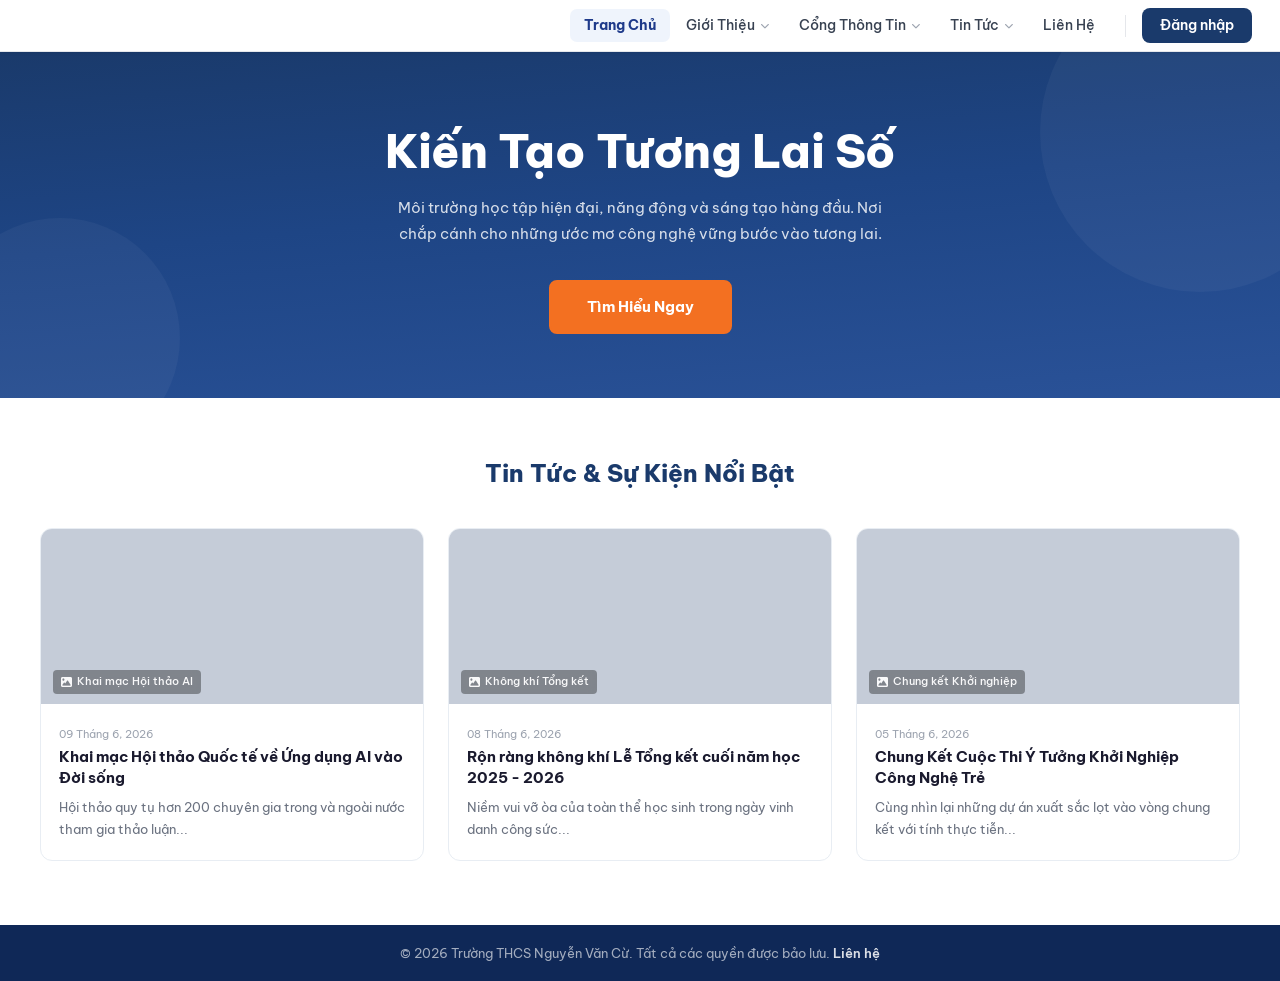
<file: index.html>
<!DOCTYPE html>
<html lang="vi" data-theme="light">
<head>
  <meta charset="UTF-8" />
  <meta name="viewport" content="width=device-width, initial-scale=1.0" />
  <meta name="description" content="Hệ Thống Quản Lý Hồ Sơ Năng Lực Học Sinh — Student Portfolio Management System" />
  <meta name="theme-color" content="#1a3a6b" />
  <title>SPMS — Hệ Thống Quản Lý Hồ Sơ Năng Lực Học Sinh</title>

  <!-- Google Fonts -->
  <link rel="preconnect" href="https://fonts.googleapis.com" />
  <link rel="preconnect" href="https://fonts.gstatic.com" crossorigin />
  <link href="https://fonts.googleapis.com/css2?family=Be+Vietnam+Pro:ital,wght@0,400;0,500;0,600;0,700;0,800;1,400&display=swap" rel="stylesheet" />

  <!-- Font Awesome 6 -->
  <link rel="stylesheet" href="https://cdnjs.cloudflare.com/ajax/libs/font-awesome/6.5.0/css/all.min.css" crossorigin="anonymous" />
  <script src="src/shared/data/spms-seed-data.js"></script>
  <script src="src/shared/data/spms-database.js"></script>
  <script src="src/shared/components/layout/shared-header.js"></script>
  <script src="src/shared/components/layout/shared-footer.js"></script>
  <script src="src/shared/components/common/modal-manager.js"></script>
  <script src="src/shared/helpers/logout-confirm.js"></script>
  <script src="src/shared/helpers/change-password.js"></script>
  <link rel="stylesheet" href="styles/components/button.css" />
  <link rel="stylesheet" href="styles/components/user-menu.css" />
  <link rel="stylesheet" href="styles/components/change-password.css" />
  <link rel="stylesheet" href="styles/components/toast.css" />
  <link rel="stylesheet" href="styles/components/logout-confirm.css" />

  <style>
    /* =====================================================
       RESET & BASE
    ===================================================== */
    *, *::before, *::after { box-sizing: border-box; margin: 0; padding: 0; }

    html { scroll-behavior: smooth; }

    body {
      font-family: 'Be Vietnam Pro', -apple-system, BlinkMacSystemFont, sans-serif;
      font-size: 16px;
      line-height: 1.6;
      color: #1a1a2e;
      background: #fff;
      -webkit-font-smoothing: antialiased;
    }

    img, svg { display: block; max-width: 100%; }
    a { color: inherit; text-decoration: none; }
    ul { list-style: none; }
    button { cursor: pointer; border: none; background: none; font: inherit; }

        /* =====================================================
       HEADER
       Header markup and styles are centralized in
       src/shared/components/layout/shared-header.js.
    ===================================================== */

/* =====================================================
       HERO
    ===================================================== */
    .hero {
      background: linear-gradient(175deg, #1a3a6b 0%, #1e4585 45%, #2a5298 100%);
      padding: 72px 32px 64px;
      text-align: center;
      position: relative;
      overflow: hidden;
    }

    /* Decorative circles */
    .hero::before {
      content: '';
      position: absolute;
      top: -80px; right: -80px;
      width: 320px; height: 320px;
      border-radius: 50%;
      background: rgba(255,255,255,0.04);
    }
    .hero::after {
      content: '';
      position: absolute;
      bottom: -60px; left: -60px;
      width: 240px; height: 240px;
      border-radius: 50%;
      background: rgba(255,255,255,0.04);
    }

    .hero__inner {
      position: relative;
      z-index: 1;
      max-width: 680px;
      margin: 0 auto;
    }

    .hero__title {
      font-size: clamp(28px, 4.5vw, 46px);
      font-weight: 800;
      color: #fff;
      line-height: 1.2;
      letter-spacing: -0.5px;
      margin-bottom: 16px;
    }

    .hero__subtitle {
      font-size: 15px;
      color: rgba(255,255,255,0.82);
      line-height: 1.75;
      margin-bottom: 32px;
      max-width: 520px;
      margin-left: auto; margin-right: auto;
    }

    /* =====================================================
       NEWS SECTION
    ===================================================== */
    .news-section {
      background: #fff;
      padding: 56px 32px 64px;
    }

    .news-section__inner {
      max-width: 1200px;
      margin: 0 auto;
    }

    .section-title {
      text-align: center;
      font-size: 24px;
      font-weight: 800;
      color: #1a3a6b;
      margin-bottom: 36px;
      position: relative;
    }

    .news-grid {
      display: grid;
      grid-template-columns: repeat(3, 1fr);
      gap: 24px;
    }

    /* News Card */
    .news-card {
      border-radius: 12px;
      border: 1px solid #e8edf3;
      overflow: hidden;
      background: #fff;
      cursor: pointer;
      transition: all 0.22s;
    }
    .news-card:hover {
      box-shadow: 0 8px 28px rgba(0,0,0,0.1);
      transform: translateY(-4px);
    }
    .news-card:focus-visible {
      outline: 3px solid #1a3a6b;
      outline-offset: 2px;
    }

    /* Thumbnail placeholder — matches Figma grey */
    .news-card__thumb {
      width: 100%;
      height: 175px;
      background: #c5ccd8;
      position: relative;
      overflow: hidden;
      display: flex;
      align-items: flex-end;
      padding: 10px 12px;
    }
    .news-card__thumb img {
      position: absolute;
      inset: 0;
      width: 100%; height: 100%;
      object-fit: cover;
    }
    .news-card__thumb-label {
      position: relative;
      z-index: 1;
      display: flex;
      align-items: center;
      gap: 5px;
      font-size: 11px;
      color: rgba(255,255,255,0.95);
      background: rgba(0,0,0,0.35);
      padding: 3px 8px;
      border-radius: 4px;
      backdrop-filter: blur(4px);
      font-weight: 500;
    }

    .news-card__body {
      padding: 16px 18px 20px;
    }
    .news-card__date {
      font-size: 11px;
      color: #9ca3af;
      margin-bottom: 8px;
      font-weight: 400;
    }
    .news-card__title {
      font-size: 15px;
      font-weight: 700;
      color: #1a1a2e;
      line-height: 1.45;
      margin-bottom: 8px;
      display: -webkit-box;
      -webkit-line-clamp: 2;
      line-clamp: 2;
      -webkit-box-orient: vertical;
      overflow: hidden;
    }
    .news-card__excerpt {
      font-size: 13px;
      color: #6b7280;
      line-height: 1.65;
      display: -webkit-box;
      -webkit-line-clamp: 3;
      line-clamp: 3;
      -webkit-box-orient: vertical;
      overflow: hidden;
    }

    /* =====================================================
       FOOTER
    ===================================================== */
    .footer {
      background: #1a1a2e;
      padding: 18px 32px;
      text-align: center;
    }
    .footer p {
      font-size: 13px;
      color: rgba(255,255,255,0.5);
      letter-spacing: 0.1px;
    }
    .footer a {
      color: rgba(255,255,255,0.7);
      transition: color 0.15s;
    }
    .footer a:hover { color: #fff; }

    /* =====================================================
       RESPONSIVE
    ===================================================== */
    @media (max-width: 1024px) {
      .news-grid {
        grid-template-columns: repeat(2, 1fr);
      }
    }

    @media (max-width: 768px) {
      .hero { padding: 52px 20px 48px; }
      .hero__title { font-size: 28px; }
      .news-section { padding: 40px 16px 48px; }
      .news-grid { grid-template-columns: 1fr; }
    }

    @media (max-width: 480px) {
      .hero__subtitle { font-size: 14px; }
    }

    /* Skip link */
    .skip-link {
      position: absolute; left: -9999px; top: 0; z-index: 9999;
      padding: 8px 16px; background: #1a3a6b; color: #fff;
      font-size: 13px; border-radius: 0 0 8px 0;
    }
    .skip-link:focus { left: 0; }

    /* Page fade-in */
    body { animation: pageFadeIn 0.3s ease; }
    @keyframes pageFadeIn {
      from { opacity: 0; transform: translateY(6px); }
      to   { opacity: 1; transform: translateY(0); }
    }

    /* =====================================================
       LOGIN MODAL
    ===================================================== */

    /* Overlay backdrop */
    .modal-overlay {
      position: fixed;
      inset: 0;
      background: rgba(180, 190, 205, 0.72);
      backdrop-filter: blur(3px);
      -webkit-backdrop-filter: blur(3px);
      z-index: 500;
      display: flex;
      align-items: center;
      justify-content: center;
      padding: 20px;
      opacity: 0;
      visibility: hidden;
      transition: opacity 0.25s ease, visibility 0.25s ease;
    }
    .modal-overlay.open {
      opacity: 1;
      visibility: visible;
    }

    /* Modal box */
    .login-modal {
      background: #fff;
      border-radius: 14px;
      width: 100%;
      max-width: 460px;
      position: relative;
      box-shadow: 0 20px 60px rgba(0,0,0,0.18), 0 4px 16px rgba(0,0,0,0.1);
      overflow: hidden;
      transform: scale(0.94) translateY(12px);
      transition: transform 0.28s cubic-bezier(0.34, 1.56, 0.64, 1),
                  opacity 0.25s ease;
      opacity: 0;
    }
    .modal-overlay.open .login-modal {
      transform: scale(1) translateY(0);
      opacity: 1;
    }

    /* Orange top stripe — exactly as Figma */
    .login-modal__stripe {
      height: 5px;
      background: linear-gradient(90deg, #f37021 0%, #f5924a 100%);
    }

    /* Close button */
    .login-modal__close {
      position: absolute;
      top: 16px;
      right: 18px;
      width: 30px;
      height: 30px;
      display: flex;
      align-items: center;
      justify-content: center;
      border-radius: 6px;
      color: #9ca3af;
      font-size: 16px;
      cursor: pointer;
      transition: all 0.15s;
      background: none;
      border: none;
      z-index: 1;
    }
    .login-modal__close:hover {
      color: #374151;
      background: #f3f4f6;
    }
    .login-modal__close:focus-visible {
      outline: 2px solid #1a3a6b;
      outline-offset: 2px;
    }

    /* Modal body */
    .login-modal__body {
      padding: 32px 40px 36px;
    }

    /* Icon */
    .login-modal__icon {
      width: 60px;
      height: 60px;
      background: #1a3a6b;
      border-radius: 50%;
      display: flex;
      align-items: center;
      justify-content: center;
      margin: 0 auto 20px;
      position: relative;
    }
    /* Triangle shape inside circle */
    .login-modal__icon::after {
      content: '';
      width: 0; height: 0;
      border-left: 13px solid transparent;
      border-right: 13px solid transparent;
      border-bottom: 22px solid #f37021;
    }

    /* Heading */
    .login-modal__title {
      text-align: center;
      font-size: 21px;
      font-weight: 800;
      color: #1a3a6b;
      letter-spacing: 0.5px;
      margin-bottom: 6px;
      text-transform: uppercase;
    }
    .login-modal__subtitle {
      text-align: center;
      font-size: 13px;
      color: #6b7280;
      margin-bottom: 28px;
      font-weight: 400;
    }

    /* Form groups */
    .lf-group {
      margin-bottom: 18px;
    }
    .lf-label {
      display: block;
      font-size: 14px;
      font-weight: 600;
      color: #1a1a2e;
      margin-bottom: 7px;
    }
    .lf-label .req {
      color: #ef4444;
      margin-left: 1px;
    }

    .lf-input-wrap {
      position: relative;
    }
    .lf-input {
      width: 100%;
      padding: 12px 16px;
      font-size: 14px;
      font-family: inherit;
      color: #1a1a2e;
      background: #fff;
      border: 1.5px solid #d1d9e6;
      border-radius: 8px;
      outline: none;
      transition: border-color 0.18s, box-shadow 0.18s;
      appearance: none;
    }
    .lf-input::placeholder { color: #b0bac8; font-weight: 400; }
    .lf-input:focus {
      border-color: #1a3a6b;
      box-shadow: 0 0 0 3px rgba(26, 58, 107, 0.1);
    }
    .lf-input.has-error {
      border-color: #ef4444;
      box-shadow: 0 0 0 3px rgba(239, 68, 68, 0.1);
    }
    /* Password field — padding right for eye icon */
    .lf-input.lf-password { padding-right: 48px; }

    /* Eye toggle button */
    .lf-eye-btn {
      position: absolute;
      right: 14px;
      top: 50%;
      transform: translateY(-50%);
      background: none;
      border: none;
      color: #9ca3af;
      font-size: 16px;
      cursor: pointer;
      padding: 4px;
      border-radius: 4px;
      transition: color 0.15s;
      display: flex;
      align-items: center;
    }
    .lf-eye-btn:hover { color: #374151; }
    .lf-eye-btn:focus-visible { outline: 2px solid #1a3a6b; }

    /* Error message */
    .lf-error-msg {
      display: none;
      font-size: 12px;
      color: #ef4444;
      margin-top: 5px;
      align-items: center;
      gap: 4px;
    }
    .lf-error-msg.show { display: flex; }

    /* Remember + Forgot row */
    .lf-row {
      display: flex;
      align-items: center;
      justify-content: space-between;
      margin-bottom: 24px;
      gap: 8px;
    }
    .lf-check-label {
      display: flex;
      align-items: center;
      gap: 8px;
      cursor: pointer;
      font-size: 13.5px;
      color: #374151;
      user-select: none;
    }
    .lf-checkbox {
      width: 16px;
      height: 16px;
      accent-color: #1a3a6b;
      cursor: pointer;
      flex-shrink: 0;
    }
    .lf-forgot {
      font-size: 13.5px;
      color: #1a3a6b;
      font-weight: 600;
      transition: color 0.15s;
      white-space: nowrap;
      flex-shrink: 0;
    }
    .lf-forgot:hover { color: #f37021; }

    /* Submit button */
    .lf-submit {
      width: 100%;
      padding: 14px;
      background: #1a3a6b;
      color: #fff;
      font-size: 15px;
      font-weight: 800;
      font-family: inherit;
      letter-spacing: 1px;
      text-transform: uppercase;
      border: none;
      border-radius: 8px;
      cursor: pointer;
      transition: background 0.2s, transform 0.15s, box-shadow 0.2s;
      display: flex;
      align-items: center;
      justify-content: center;
      gap: 10px;
      margin-bottom: 20px;
    }
    .lf-submit:hover {
      background: #122a52;
      transform: translateY(-1px);
      box-shadow: 0 6px 20px rgba(26, 58, 107, 0.35);
    }
    .lf-submit:active { transform: translateY(0); }
    .lf-submit:disabled {
      opacity: 0.7;
      cursor: not-allowed;
      transform: none;
      box-shadow: none;
    }

    /* Spinner inside button */
    .lf-spinner {
      width: 18px; height: 18px;
      border: 2px solid rgba(255,255,255,0.35);
      border-top-color: #fff;
      border-radius: 50%;
      animation: spin 0.7s linear infinite;
      display: none;
      flex-shrink: 0;
    }
    .lf-submit.loading .lf-spinner { display: block; }
    .lf-submit.loading .lf-btn-text { opacity: 0.85; }
    @keyframes spin { to { transform: rotate(360deg); } }

    /* General error alert */
    .lf-alert {
      display: none;
      background: #fee2e2;
      border: 1px solid #fca5a5;
      border-radius: 8px;
      padding: 10px 14px;
      font-size: 13px;
      color: #991b1b;
      align-items: center;
      gap: 8px;
      margin-bottom: 16px;
    }
    .lf-alert.show { display: flex; }

    /* Help text at bottom */
    .lf-help {
      text-align: center;
      font-size: 13px;
      color: #9ca3af;
      line-height: 1.6;
    }
    .lf-help a {
      color: #1a3a6b;
      font-weight: 700;
      display: block;
      margin-top: 3px;
      transition: color 0.15s;
    }
    .lf-help a:hover { color: #f37021; }

    /* Responsive modal */
    @media (max-width: 480px) {
      .login-modal__body { padding: 24px 24px 28px; }
      .login-modal__title { font-size: 18px; }
    }
  </style>
</head>
<body>

<!-- Skip navigation -->
<a class="skip-link" href="#main-content">Bỏ qua điều hướng</a>

<!-- ================================================
     NAVBAR
================================================ -->
<header id="sharedHeaderMount"></header>

<!-- ================================================
     MAIN CONTENT
================================================ -->
<main id="main-content">

  <!-- HERO SECTION -->
  <section class="hero" aria-labelledby="heroTitle">
    <div class="hero__inner">
      <h1 class="hero__title" id="heroTitle">
        Kiến Tạo Tương Lai Số
      </h1>
      <p class="hero__subtitle">
        Môi trường học tập hiện đại, năng động và sáng tạo hàng đầu. Nơi chắp cánh
        cho những ước mơ công nghệ vững bước vào tương lai.
      </p>
      <a href="about.html" class="btn-hero btn--no-icon">
        Tìm Hiểu Ngay
      </a>
    </div>
  </section>

  <!-- NEWS SECTION -->
  <section class="news-section" aria-labelledby="newsSectionTitle">
    <div class="news-section__inner">

      <h2 class="section-title" id="newsSectionTitle">
        Tin Tức &amp; Sự Kiện Nổi Bật
      </h2>

      <div class="news-grid" id="newsGrid">

        <!-- Card 1 -->
        <article class="news-card"
                 onclick="window.location='news-detail.html?id=1'"
                 tabindex="0" role="button"
                 aria-label="Đọc bài: Khai mạc Hội thảo Quốc tế về Ứng dụng AI vào Đời sống"
                 onkeydown="if(event.key==='Enter'||event.key===' '){window.location='news-detail.html?id=1'}">
          <div class="news-card__thumb" aria-hidden="true">
            <span class="news-card__thumb-label">
              <i class="fas fa-image"></i>
              Khai mạc Hội thảo AI
            </span>
          </div>
          <div class="news-card__body">
            <time class="news-card__date" datetime="2026-06-09">09 Tháng 6, 2026</time>
            <h3 class="news-card__title">
              Khai mạc Hội thảo Quốc tế về Ứng dụng AI vào Đời sống
            </h3>
            <p class="news-card__excerpt">
              Hội thảo quy tụ hơn 200 chuyên gia trong và ngoài nước tham gia thảo luận...
            </p>
          </div>
        </article>

        <!-- Card 2 -->
        <article class="news-card"
                 onclick="window.location='news-detail.html?id=2'"
                 tabindex="0" role="button"
                 aria-label="Đọc bài: Rộn ràng không khí Lễ Tổng kết cuối năm học 2025 - 2026"
                 onkeydown="if(event.key==='Enter'||event.key===' '){window.location='news-detail.html?id=2'}">
          <div class="news-card__thumb" aria-hidden="true">
            <span class="news-card__thumb-label">
              <i class="fas fa-image"></i>
              Không khí Tổng kết
            </span>
          </div>
          <div class="news-card__body">
            <time class="news-card__date" datetime="2026-06-08">08 Tháng 6, 2026</time>
            <h3 class="news-card__title">
              Rộn ràng không khí Lễ Tổng kết cuối năm học 2025 - 2026
            </h3>
            <p class="news-card__excerpt">
              Niềm vui vỡ òa của toàn thể học sinh trong ngày vinh danh công sức...
            </p>
          </div>
        </article>

        <!-- Card 3 -->
        <article class="news-card"
                 onclick="window.location='news-detail.html?id=3'"
                 tabindex="0" role="button"
                 aria-label="Đọc bài: Chung Kết Cuộc Thi Ý Tưởng Khởi Nghiệp Công Nghệ Trẻ"
                 onkeydown="if(event.key==='Enter'||event.key===' '){window.location='news-detail.html?id=3'}">
          <div class="news-card__thumb" aria-hidden="true">
            <span class="news-card__thumb-label">
              <i class="fas fa-image"></i>
              Chung kết Khởi nghiệp
            </span>
          </div>
          <div class="news-card__body">
            <time class="news-card__date" datetime="2026-06-05">05 Tháng 6, 2026</time>
            <h3 class="news-card__title">
              Chung Kết Cuộc Thi Ý Tưởng Khởi Nghiệp Công Nghệ Trẻ
            </h3>
            <p class="news-card__excerpt">
              Cùng nhìn lại những dự án xuất sắc lọt vào vòng chung kết với tính thực tiễn...
            </p>
          </div>
        </article>

      </div><!-- /news-grid -->

    </div>
  </section>

</main>

<!-- ================================================
     LOGIN MODAL
================================================ -->
<div class="modal-overlay" id="loginOverlay" role="dialog"
     aria-modal="true" aria-labelledby="loginModalTitle"
     aria-describedby="loginModalSubtitle">

  <div class="login-modal" id="loginModal">

    <!-- Orange stripe top -->
    <div class="login-modal__stripe" aria-hidden="true"></div>

    <!-- Close button -->
    <button class="login-modal__close" id="closeModalBtn"
            aria-label="Đóng hộp thoại đăng nhập">
      ✕
    </button>

    <div class="login-modal__body">

      <!-- Icon -->
      <div class="login-modal__icon" aria-hidden="true"></div>

      <!-- Heading -->
      <h2 class="login-modal__title" id="loginModalTitle">
        Đăng Nhập Hệ Thống
      </h2>
      <p class="login-modal__subtitle" id="loginModalSubtitle">
        Cổng thông tin đào tạo &amp; Quản lý sinh viên
      </p>

      <!-- Form -->
      <form id="loginForm" novalidate autocomplete="on">

        <!-- General error alert -->
        <div class="lf-alert" id="loginAlert" role="alert" aria-live="assertive">
          <i class="fas fa-exclamation-circle" aria-hidden="true"></i>
          <span id="loginAlertText">Tên đăng nhập hoặc mật khẩu không đúng.</span>
        </div>

        <!-- Tài khoản -->
        <div class="lf-group">
          <label class="lf-label" for="lf-username">
            Tài khoản <span class="req" aria-label="bắt buộc">*</span>
          </label>
          <div class="lf-input-wrap">
            <input
              type="text"
              id="lf-username"
              name="username"
              class="lf-input"
              placeholder="Nhập email hoặc số điện thoại"
              autocomplete="username"
              required
              autofocus
              aria-required="true"
              aria-describedby="lf-username-error"
            />
          </div>
          <span class="lf-error-msg" id="lf-username-error" role="alert">
            <i class="fas fa-exclamation-circle" aria-hidden="true"></i>
            <span>Vui lòng nhập tài khoản</span>
          </span>
        </div>

        <!-- Mật khẩu -->
        <div class="lf-group">
          <label class="lf-label" for="lf-password">
            Mật khẩu <span class="req" aria-label="bắt buộc">*</span>
          </label>
          <div class="lf-input-wrap">
            <input
              type="password"
              id="lf-password"
              name="password"
              class="lf-input lf-password"
              placeholder="Nhập mật khẩu"
              autocomplete="current-password"
              required
              aria-required="true"
              aria-describedby="lf-password-error"
            />
            <button type="button" class="lf-eye-btn" id="eyeToggleBtn"
                    aria-label="Hiện mật khẩu" aria-pressed="false">
              <i class="fas fa-eye" id="eyeIcon" aria-hidden="true"></i>
            </button>
          </div>
          <span class="lf-error-msg" id="lf-password-error" role="alert">
            <i class="fas fa-exclamation-circle" aria-hidden="true"></i>
            <span>Vui lòng nhập mật khẩu</span>
          </span>
        </div>

        <!-- Remember + Forgot -->
        <div class="lf-row">
          <label class="lf-check-label">
            <input type="checkbox" id="lf-remember"
                   class="lf-checkbox" name="remember" />
            Ghi nhớ đăng nhập
          </label>
          <a href="#" class="lf-forgot"
             onclick="handleForgotPassword(event)">Quên mật khẩu?</a>
        </div>

        <!-- Submit -->
        <button type="submit" class="lf-submit" id="loginSubmitBtn">
          <span class="lf-spinner" id="loginSpinner" aria-hidden="true"></span>
          <span class="lf-btn-text" id="loginBtnText">Đăng Nhập</span>
        </button>

      </form>

      <!-- Help text -->
      <p class="lf-help">
        Bạn gặp khó khăn khi đăng nhập?
        <a href="contact.html">Liên hệ phòng Khảo thí &amp; Đảm bảo chất lượng</a>
      </p>

    </div><!-- /login-modal__body -->
  </div><!-- /login-modal -->
</div><!-- /modal-overlay -->

<!-- ================================================
     FOOTER
================================================ -->
<div id="sharedFooterMount"></div>

<!-- ================================================
     JAVASCRIPT
================================================ -->
<script>
  /* =============================================
     SESSION — Dùng sessionStorage (xóa khi reload/đóng tab)
  ============================================= */

  /** Lưu thông tin đăng nhập vào sessionStorage */
  function saveSession(userData) {
    sessionStorage.setItem('spms_user', JSON.stringify(userData));
  }

  /** Lấy thông tin đăng nhập từ sessionStorage */
  function getSession() {
    try { return JSON.parse(sessionStorage.getItem('spms_user')); }
    catch { return null; }
  }

  /** Xóa session (đăng xuất) */
  function clearSession() {
    sessionStorage.removeItem('spms_user');
  }

  function normalizeRedirectUrl(url) {
    if (!url) return 'index.html';
    return url === 'dashboard.html' ? 'index.html' : url;
  }

  function resolveDestination(requestedRole, userData) {
    const role = (requestedRole || '').toLowerCase();
    if (role === 'student') return 'student.html';
    if (role === 'parent') return 'parents.html';
    if (role === 'training') return 'index.html';
    return normalizeRedirectUrl(userData?.redirect || 'index.html');
  }

  function hasAccess(user, requiredRole, requiredPermission) {
    if (!user) return false;
    const permissions = user.permissions || [];
    if (permissions.includes('*')) return true;
    if (requiredPermission && permissions.includes(requiredPermission)) return true;
    if (requiredRole) {
      const roleKey = (user.roleKey || '').toLowerCase();
      return roleKey === requiredRole.toLowerCase();
    }
    return false;
  }

  /* Inject keyframes toast một lần duy nhất */
  function ensureToastAnimations() {
    if (document.getElementById('toast-keyframes')) return;
    const s = document.createElement('style');
    s.id = 'toast-keyframes';
    s.textContent = `
      @keyframes toastSlideUp {
        from { opacity: 0; transform: translateY(16px); }
        to   { opacity: 1; transform: translateY(0); }
      }
      @keyframes toastFadeOut {
        from { opacity: 1; transform: translateY(0); }
        to   { opacity: 0; transform: translateY(8px); }
      }
    `;
    document.head.appendChild(s);
  }

  function showAccessDeniedToast(featureLabel = 'chức năng này') {
    ensureToastAnimations();
    const old = document.getElementById('accessDeniedToast');
    if (old) old.remove();

    const toast = document.createElement('div');
    toast.id = 'accessDeniedToast';
    toast.style.cssText = `
      position:fixed;bottom:24px;left:24px;z-index:9999;
      background:#fff;border-radius:10px;
      box-shadow:0 8px 32px rgba(0,0,0,0.14);
      border-left:4px solid #f59e0b;
      padding:12px 18px;font-size:13px;color:#374151;
      font-family:'Be Vietnam Pro',sans-serif;font-weight:500;
      animation:toastSlideUp 0.3s ease forwards;
      max-width:320px;
    `;
    toast.innerHTML = `
      <div style="font-size:13.5px;font-weight:700;color:#111827;margin-bottom:2px;">Không đủ quyền truy cập</div>
      <div style="font-size:12.5px;color:#6b7280;line-height:1.4;">Bạn không có quyền mở ${featureLabel}. Vui lòng sử dụng tài khoản phù hợp.</div>
    `;
    document.body.appendChild(toast);

    setTimeout(() => {
      toast.style.animation = 'toastFadeOut 0.3s ease forwards';
      setTimeout(() => toast.remove(), 320);
    }, 3000);
  }

  /* =============================================
     KHỞI TẠO — Kiểm tra session khi load trang
  ============================================= */

  // Tự động mở login modal nếu URL có ?login=1
  (function checkAutoLogin() {
    const params = new URLSearchParams(window.location.search);
    if (params.get('login') === '1') {
      // Xóa param khỏi URL mà không reload
      const cleanUrl = window.location.pathname;
      window.history.replaceState({}, '', cleanUrl);
      // Mở modal sau khi trang render xong
      setTimeout(() => openLoginModal(null), 80);
    }
  })();

  /* ============================================================
     LOGIN MODAL
  ============================================================ */
  const overlay        = document.getElementById('loginOverlay');
  const loginModal     = document.getElementById('loginModal');
  const closeModalBtn  = document.getElementById('closeModalBtn');
  const loginForm      = document.getElementById('loginForm');
  const usernameInput  = document.getElementById('lf-username');
  const passwordInput  = document.getElementById('lf-password');
  const eyeToggleBtn   = document.getElementById('eyeToggleBtn');
  const eyeIcon        = document.getElementById('eyeIcon');
  const loginSubmitBtn = document.getElementById('loginSubmitBtn');
  const loginBtnText   = document.getElementById('loginBtnText');
  const loginSpinner   = document.getElementById('loginSpinner');
  const loginAlert     = document.getElementById('loginAlert');
  const loginAlertText = document.getElementById('loginAlertText');

  // ── Phần tử nhận focus trước khi modal mở (để trả focus về sau) ──
  let lastFocusedElement = null;

  /* Mở modal */
  function openLoginModal(e, role) {
    if (e) e.preventDefault();

    const existingUser = getSession();
    if (existingUser) {
      window.location.href = role ? resolveDestination(role, existingUser) : 'index.html';
      return;
    }

    lastFocusedElement = document.activeElement;

    // Cập nhật subtitle theo vai trò
    const subtitles = {
      student:  'Cổng thông tin Học Sinh — Hồ sơ năng lực',
      parent:   'Cổng thông tin Phụ Huynh — Theo dõi học tập',
      training: 'Cổng Phòng Đào Tạo — Quản lý chương trình',
    };
    const sub = document.getElementById('loginModalSubtitle');
    if (sub && role && subtitles[role]) {
      sub.textContent = subtitles[role];
    } else if (sub) {
      sub.textContent = 'Cổng thông tin đào tạo & Quản lý sinh viên';
    }

    // Lưu role để dùng sau khi đăng nhập thành công
    overlay.dataset.loginRole = role || '';

    overlay.classList.add('open');
    document.body.style.overflow = 'hidden';
    setTimeout(() => usernameInput && usernameInput.focus(), 80);
  }

  /* Đóng modal */
  function closeLoginModal() {
    overlay.classList.remove('open');
    document.body.style.overflow = '';
    resetForm();
    // Trả focus về phần tử đã trigger modal
    if (lastFocusedElement) lastFocusedElement.focus();
  }

  /* Reset form về trạng thái ban đầu */
  function resetForm() {
    if (loginForm) loginForm.reset();
    clearFieldError('lf-username');
    clearFieldError('lf-password');
    hideAlert();
    setLoading(false);
    // Đặt lại eye icon
    if (passwordInput) passwordInput.type = 'password';
    if (eyeIcon) {
      eyeIcon.classList.remove('fa-eye-slash');
      eyeIcon.classList.add('fa-eye');
    }
    if (eyeToggleBtn) eyeToggleBtn.setAttribute('aria-pressed', 'false');
  }

  /* Đóng khi click overlay (bên ngoài modal box) */
  overlay.addEventListener('click', (e) => {
    if (e.target === overlay) closeLoginModal();
  });

  /* Đóng khi nhấn nút × */
  closeModalBtn.addEventListener('click', closeLoginModal);

  /* Đóng khi nhấn Escape */
  document.addEventListener('keydown', (e) => {
    if (e.key === 'Escape' && overlay.classList.contains('open')) {
      closeLoginModal();
    }
  });

  /* ── Focus trap trong modal (accessibility) ── */
  loginModal.addEventListener('keydown', (e) => {
    if (e.key !== 'Tab') return;
    const focusable = loginModal.querySelectorAll(
      'button:not([disabled]), input:not([disabled]), a[href], [tabindex]:not([tabindex="-1"])'
    );
    const first = focusable[0];
    const last  = focusable[focusable.length - 1];

    if (e.shiftKey) {
      if (document.activeElement === first) { e.preventDefault(); last.focus(); }
    } else {
      if (document.activeElement === last)  { e.preventDefault(); first.focus(); }
    }
  });

  /* ── Toggle hiện/ẩn mật khẩu ── */
  eyeToggleBtn.addEventListener('click', () => {
    const isPassword = passwordInput.type === 'password';
    passwordInput.type = isPassword ? 'text' : 'password';
    eyeIcon.classList.toggle('fa-eye',      !isPassword);
    eyeIcon.classList.toggle('fa-eye-slash', isPassword);
    eyeToggleBtn.setAttribute('aria-pressed', isPassword);
    eyeToggleBtn.setAttribute('aria-label',   isPassword ? 'Ẩn mật khẩu' : 'Hiện mật khẩu');
    passwordInput.focus();
  });

  /* ── Xóa lỗi khi user bắt đầu nhập ── */
  usernameInput.addEventListener('input', () => clearFieldError('lf-username'));
  passwordInput.addEventListener('input', () => clearFieldError('lf-password'));

  /* ── Submit form ── */
  loginForm.addEventListener('submit', async (e) => {
    e.preventDefault();
    hideAlert();

    const username = usernameInput.value.trim();
    const password = passwordInput.value;

    // Validate
    let valid = true;
    if (!username) {
      showFieldError('lf-username', 'Vui lòng nhập tài khoản');
      valid = false;
    }
    if (!password) {
      showFieldError('lf-password', 'Vui lòng nhập mật khẩu');
      valid = false;
    }
    if (!valid) return;

    // Bắt đầu loading
    setLoading(true);

    try {
      /* ── GỌI API THẬT (kết nối Backend sau) ──
         const res = await fetch('/api/v1/auth/login', {
           method: 'POST',
           headers: { 'Content-Type': 'application/json' },
           body: JSON.stringify({ username, password })
         });
         const data = await res.json();
         if (!data.success) throw new Error(data.message);
         localStorage.setItem('spms_token', data.data.token);
         window.location.href = 'dashboard.html';
      ── ── ── ── ── ── ── ── ── ── ── ── ── ── */

      // DEMO: Giả lập login (xóa khi có API thật)
      await simulateLogin(username, password);

    } catch (err) {
      setLoading(false);
      showAlert(err.message || 'Tên đăng nhập hoặc mật khẩu không đúng.');
    }
  });

  /* ── DEMO USER STORE (mutable, persist qua localStorage) ── */
  (function initDemoUsers() {
    const ROLE_PERMISSIONS = {
      student: ['students:view', 'portfolio:view', 'learning-results:view'],
      teacher: ['students:view', 'students:create', 'portfolio:view', 'learning-results:view', 'reports:view'],
      admin:   ['*'],
      parent:  ['portfolio:view', 'learning-results:view', 'achievement:view'],
    };

    const defaults = {
      'hs101001': { password: '123456',   redirect: 'student.html', role: 'Học sinh',      roleKey: 'student', name: 'Nguyễn Văn Hoàng Anh',     permissions: ROLE_PERMISSIONS.student  },
      'gv001':    { password: '123456',   redirect: 'teacher.html',   role: 'Giáo viên',     roleKey: 'teacher', name: 'Cô Nguyễn Thị Xuân Hiền',   permissions: ROLE_PERMISSIONS.teacher  },
      'admin':    { password: 'admin123', redirect: 'Admin.html',   role: 'Quản trị viên', roleKey: 'admin',   name: 'Quản Trị Viên',             permissions: ROLE_PERMISSIONS.admin    },
      'ph001':    { password: '123456',   redirect: 'parents.html', role: 'Phụ huynh',     roleKey: 'parent',  name: 'Nguyễn Văn Hùng',           permissions: ROLE_PERMISSIONS.parent   },
      'teacher':  { password: '123456',   redirect: 'teacher.html',   role: 'Giáo viên',     roleKey: 'teacher', name: 'Nguyễn Thị Xuân Hiền',                  permissions: ROLE_PERMISSIONS.teacher  },
      'student':  { password: '123456',   redirect: 'student.html', role: 'Học sinh',      roleKey: 'student', name: 'Nguyễn Văn Hoàng Anh',                   permissions: ROLE_PERMISSIONS.student  },
    };

    // Merge mật khẩu đã đổi từ localStorage vào defaults
    try {
      const saved = JSON.parse(localStorage.getItem('spms_pw_overrides') || '{}');
      Object.keys(saved).forEach(username => {
        if (defaults[username]) defaults[username].password = saved[username];
      });
    } catch {}

    // Nguồn tài khoản chuẩn từ database dùng chung; defaults chỉ còn là lớp tương thích.
    if (window.SPMSDatabase) {
      const roleById = Object.fromEntries(window.SPMSDatabase.list('roles').map(role => [role.id, role]));
      const credentials = Object.fromEntries(window.SPMSDatabase.list('authCredentials').map(item => [item.userId, item.password]));
      const redirects = { admin: 'Admin.html', teacher: 'teacher.html', student: 'student.html', parent: 'parents.html' };
      // Build student code map: userId → student.code
      const studentByUserId = Object.fromEntries(
        window.SPMSDatabase.list('students').map(s => [s.userId, s])
      );
      window.SPMSDatabase.list('users').forEach(account => {
        const username = String(account.username).toLowerCase();
        const roleKey = roleById[account.roleId]?.code || 'student';
        const stuRec = roleKey === 'student' ? (studentByUserId[account.id] || null) : null;
        const studentCode = stuRec?.code || null;
        defaults[username] = {
          password: defaults[username]?.password || credentials[account.id] || '123456',
          redirect: redirects[roleKey] || 'index.html',
          role: roleById[account.roleId]?.name || roleKey,
          roleKey,
          name: account.displayName,
          userId: account.id,
          status: account.status,
          permissions: ROLE_PERMISSIONS[roleKey] || [],
          ...(studentCode ? { studentCode, profileId: studentCode } : {}),
        };
      });
    }

    // Merge tài khoản được tạo mới từ Admin (persist qua localStorage)
    try {
      const created = JSON.parse(localStorage.getItem('spms_created_users') || '{}');
      let createdChanged = false;
      Object.keys(created).forEach(username => {
        // Tài khoản mới luôn thắng defaults để đảm bảo name/role chính xác
        defaults[username] = { ...defaults[username], ...created[username] };

        // ── Backfill studentCode/profileId nếu chưa có ──
        const entry = created[username];
        if (entry.roleKey === 'student' && !entry.studentCode && !entry.profileId && entry.userId) {
          // 1. Tìm trong spms_students_ext theo fullName (học sinh tạo từ Admin có đầy đủ data)
          let resolvedCode = null;
          try {
            const ext = JSON.parse(localStorage.getItem('spms_students_ext') || '[]');
            const extHit = ext.find(s =>
              s.fullName && entry.name &&
              s.fullName.trim().toLowerCase() === entry.name.trim().toLowerCase()
            );
            if (extHit) resolvedCode = extHit.id;
          } catch {}

          // 2. Fallback: tìm trong SPMSDatabase.students theo userId
          if (!resolvedCode && window.SPMSDatabase) {
            const stuRec = window.SPMSDatabase.find('students', s => s.userId === entry.userId);
            if (stuRec?.code) resolvedCode = stuRec.code;
          }

          if (resolvedCode) {
            entry.studentCode = resolvedCode;
            entry.profileId   = resolvedCode;
            defaults[username].studentCode = resolvedCode;
            defaults[username].profileId   = resolvedCode;
            createdChanged = true;
          }
        }
      });
      if (createdChanged) {
        localStorage.setItem('spms_created_users', JSON.stringify(created));
      }
    } catch {}

    window.SPMS_DEMO_USERS = defaults;
  })();

  /* ── Giả lập login để demo UI ── */
  async function simulateLogin(username, password) {
    await delay(1500); // giả lập network delay

    const user = window.SPMS_DEMO_USERS[username.toLowerCase()];
    if (user && user.password === password) {
      if (user.status === 'locked') throw new Error('Tài khoản đã bị khóa. Vui lòng liên hệ Phòng Đào tạo.');
      const requestedRole = (overlay.dataset.loginRole || '').toLowerCase();
      const resolvedRedirect = resolveDestination(requestedRole, {
        role: user.role,
        redirect: user.redirect,
      });

      // Tra cứu studentCode từ SPMSDatabase nếu có (cho tài khoản học sinh)
      let resolvedStudentCode = user.studentCode || user.profileId || null;
      if (user.roleKey === 'student') {
        // Ưu tiên: profileId/studentCode đã có
        if (!resolvedStudentCode && window.SPMSDatabase && user.userId) {
          const stuRec = window.SPMSDatabase.find('students', s => s.userId === user.userId);
          if (stuRec) resolvedStudentCode = stuRec.code || stuRec.id || null;
        }
        // Fallback: tìm trong spms_students_ext theo userId (nếu account được tạo direct mode)
        if (!resolvedStudentCode && user.userId) {
          try {
            const ext = JSON.parse(localStorage.getItem('spms_students_ext') || '[]');
            // spms_students_ext không lưu userId trực tiếp — bỏ qua, profileId là đủ
            // Nhưng với direct mode, studentCode được ghi vào spms_created_users sau khi tạo student stub
            // Nên lấy lại từ spms_created_users
            const created = JSON.parse(localStorage.getItem('spms_created_users') || '{}');
            const uEntry = created[username.toLowerCase()];
            if (uEntry?.studentCode) resolvedStudentCode = uEntry.studentCode;
          } catch {}
        }
      }

      // Lưu session (xóa khi reload)
      saveSession({
        id:          user.userId,
        userId:      user.userId,
        username:    username.toLowerCase(),
        name:        user.name,
        role:        user.role,
        roleKey:     user.roleKey,
        redirect:    resolvedRedirect,
        permissions: user.permissions || [],
        profileId:   resolvedStudentCode,
        studentCode: resolvedStudentCode,
      });
      setLoading(false);
      showSuccessAndRedirect(user.role, user.name, resolvedRedirect);
    } else {
      throw new Error('Tên đăng nhập hoặc mật khẩu không đúng.');
    }
  }

  /* Hiển thị thông báo thành công rồi redirect */
  function showSuccessAndRedirect(roleLabel, userName, redirectUrl) {
    // Button → "Đang đăng nhập..."
    loginBtnText.textContent = 'Đang đăng nhập...';
    loginSubmitBtn.disabled = true;

    // Toast ở góc dưới trái
    showSuccessToast(roleLabel, userName);

    setTimeout(() => {
      if (redirectUrl && redirectUrl !== 'dashboard.html') {
        window.location.href = redirectUrl;
      } else {
        closeLoginModal();
        loginSubmitBtn.disabled = false;
        loginBtnText.textContent = 'Đăng Nhập';
        loginSubmitBtn.style.background = '';
      }
    }, 1800);
  }

  /* Toast thông báo đăng nhập thành công — góc dưới trái */
  function showSuccessToast(roleLabel, userName) {
    ensureToastAnimations();
    // Xóa toast cũ nếu có
    const old = document.getElementById('loginSuccessToast');
    if (old) old.remove();

    const toast = document.createElement('div');
    toast.id = 'loginSuccessToast';
    toast.style.cssText = `
      position: fixed;
      bottom: 24px;
      left: 24px;
      z-index: 9999;
      background: #fff;
      border-radius: 10px;
      box-shadow: 0 8px 32px rgba(0,0,0,0.14), 0 2px 8px rgba(0,0,0,0.08);
      border-left: 4px solid #10b981;
      padding: 14px 18px 14px 16px;
      display: flex;
      align-items: flex-start;
      gap: 12px;
      min-width: 280px;
      max-width: 340px;
      animation: toastSlideUp 0.35s cubic-bezier(0.34,1.56,0.64,1) forwards;
      font-family: 'Be Vietnam Pro', sans-serif;
    `;
    toast.innerHTML = `
      <div style="width:36px;height:36px;background:#d1fae5;border-radius:50%;display:flex;align-items:center;justify-content:center;flex-shrink:0;">
        <svg width="18" height="18" viewBox="0 0 20 20" fill="none">
          <path d="M4 10l4.5 4.5L16 6" stroke="#059669" stroke-width="2.5" stroke-linecap="round" stroke-linejoin="round"/>
        </svg>
      </div>
      <div style="flex:1;min-width:0;">
        <div style="font-size:13.5px;font-weight:700;color:#111827;margin-bottom:2px;">Đăng nhập thành công!</div>
        <div style="font-size:12.5px;color:#6b7280;line-height:1.4;">
          Xin chào, <strong style="color:#1a3a6b;">${userName}</strong><br>
          <span style="font-size:11.5px;">Vai trò: ${roleLabel}</span>
        </div>
      </div>
    `;
    document.body.appendChild(toast);

    // Auto remove after 3s
    setTimeout(() => {
      toast.style.animation = 'toastFadeOut 0.3s ease forwards';
      setTimeout(() => toast.remove(), 320);
    }, 3000);
  }

  /* ── Quên mật khẩu ── */
  function handleForgotPassword(e) {
    e.preventDefault();
    ForgotPW.open();
  }

  /* ── Helpers ── */
  function showFieldError(fieldId, message) {
    const input = document.getElementById(fieldId);
    const error = document.getElementById(fieldId + '-error');
    if (input) input.classList.add('has-error');
    if (error) {
      error.querySelector('span').textContent = message;
      error.classList.add('show');
    }
  }

  function clearFieldError(fieldId) {
    const input = document.getElementById(fieldId);
    const error = document.getElementById(fieldId + '-error');
    if (input) input.classList.remove('has-error');
    if (error) error.classList.remove('show');
  }

  function showAlert(message) {
    loginAlertText.textContent = message;
    loginAlert.classList.add('show');
    // Rung input để báo lỗi
    loginModal.style.animation = 'shake 0.4s ease';
    setTimeout(() => loginModal.style.animation = '', 400);
  }

  function hideAlert() {
    loginAlert.classList.remove('show');
  }

  function setLoading(loading) {
    loginSubmitBtn.disabled = loading;
    loginSubmitBtn.classList.toggle('loading', loading);
    loginBtnText.textContent = loading ? 'Đang đăng nhập...' : 'Đăng Nhập';
  }

  function delay(ms) {
    return new Promise(resolve => setTimeout(resolve, ms));
  }

  /* Shake animation khi sai mật khẩu */
  const shakeStyle = document.createElement('style');
  shakeStyle.textContent = `
    @keyframes shake {
      0%,100% { transform: translateX(0) scale(1); }
      20%      { transform: translateX(-8px) scale(1); }
      40%      { transform: translateX(8px) scale(1); }
      60%      { transform: translateX(-5px) scale(1); }
      80%      { transform: translateX(5px) scale(1); }
    }
  `;
  document.head.appendChild(shakeStyle);

  /* =============================
     LOGOUT CONFIRMATION
  ============================= */
  async function confirmLogout(e) {
    if (e) e.preventDefault();

    if (window.SPMSUserMenu) {
      window.SPMSUserMenu.close({
        wrapperId: 'navAuthArea',
        buttonId: 'shUserBtn',
        menuId: 'shUserDropdown',
      });
    }

    if (!window.SPMSLogoutConfirm) {
      clearSession();
      window.location.href = 'index.html';
      return;
    }

    const confirmed = await window.SPMSLogoutConfirm.confirm({
      title: 'Xác nhận đăng xuất?',
      message: 'Bạn có chắc chắn muốn đăng xuất khỏi phiên làm việc hiện tại?',
      subMessage: 'Mọi phiên làm việc chưa lưu sẽ bị đóng.',
      cancelLabel: 'Hủy',
      confirmLabel: 'Đăng xuất',
    });

    if (!confirmed) return;

    clearSession();
    window.location.href = 'index.html';
  }

  window.confirmLogout = confirmLogout;
</script>

<script src="src/shared/components/common/Toast.js"></script>

<!-- ================================================
     MODAL: QUÊN MẬT KHẨU
================================================ -->
<div id="fpOverlay" class="fp-overlay" role="dialog" aria-modal="true"
     aria-labelledby="fpTitle" aria-hidden="true">
  <div class="fp-dialog" id="fpDialog">

    <!-- Stripe -->
    <div class="fp-stripe"></div>

    <!-- Close -->
    <button class="fp-close" id="fpCloseBtn" type="button" aria-label="Đóng">
      <i class="fas fa-times"></i>
    </button>

    <!-- STEP 1: Nhập tài khoản -->
    <div class="fp-step" id="fp-step1">
      <div class="fp-icon fp-icon--blue"><i class="fas fa-user-lock"></i></div>
      <h2 class="fp-title" id="fpTitle">Quên Mật Khẩu</h2>
      <p class="fp-subtitle">Nhập tên tài khoản để xác minh danh tính của bạn.</p>

      <div class="fp-field">
        <label class="fp-label" for="fp-username">Tài khoản <span class="fp-req">*</span></label>
        <input type="text" id="fp-username" class="fp-input"
               placeholder="Nhập email hoặc tên đăng nhập"
               autocomplete="username" autofocus />
        <span class="fp-error" id="fp-username-error" role="alert"></span>
      </div>

      <button class="fp-btn fp-btn--primary" id="fp-step1Btn" type="button" onclick="ForgotPW.verifyAccount()">
        <span class="fp-spinner" id="fp-step1Spinner"></span>
        <span id="fp-step1BtnText">Xác Minh Tài Khoản</span>
      </button>
    </div>

    <!-- STEP 2: Đặt mật khẩu mới -->
    <div class="fp-step" id="fp-step2" style="display:none;">
      <div class="fp-icon fp-icon--green"><i class="fas fa-check-circle"></i></div>
      <h2 class="fp-title">Đặt Mật Khẩu Mới</h2>
      <p class="fp-subtitle">Tài khoản <strong id="fp-confirmedUser">—</strong> đã được xác minh.<br>Nhập mật khẩu mới cho tài khoản của bạn.</p>

      <div class="fp-field">
        <label class="fp-label" for="fp-newpw">Mật khẩu mới <span class="fp-req">*</span></label>
        <div class="fp-input-wrap">
          <input type="password" id="fp-newpw" class="fp-input fp-input--pad"
                 placeholder="Tối thiểu 8 ký tự, có chữ hoa, chữ thường và số"
                 autocomplete="new-password" maxlength="64" />
          <button type="button" class="fp-eye" id="fp-eye1" aria-label="Hiện mật khẩu" onclick="ForgotPW.toggleEye('fp-newpw','fp-eye1')">
            <i class="fas fa-eye"></i>
          </button>
        </div>
        <!-- Strength bar -->
        <div class="fp-strength" id="fp-strengthBar">
          <div class="fp-strength__track"><div class="fp-strength__fill" id="fp-strengthFill"></div></div>
          <span class="fp-strength__label" id="fp-strengthLabel"></span>
        </div>
        <span class="fp-error" id="fp-newpw-error" role="alert"></span>
      </div>

      <div class="fp-field">
        <label class="fp-label" for="fp-confirmpw">Xác nhận mật khẩu mới <span class="fp-req">*</span></label>
        <div class="fp-input-wrap">
          <input type="password" id="fp-confirmpw" class="fp-input fp-input--pad"
                 placeholder="Nhập lại mật khẩu mới"
                 autocomplete="new-password" maxlength="64" />
          <button type="button" class="fp-eye" id="fp-eye2" aria-label="Hiện mật khẩu" onclick="ForgotPW.toggleEye('fp-confirmpw','fp-eye2')">
            <i class="fas fa-eye"></i>
          </button>
        </div>
        <span class="fp-error" id="fp-confirmpw-error" role="alert"></span>
      </div>

      <p class="fp-hint">• Mật khẩu phải có ít nhất 8 ký tự, bao gồm chữ hoa, chữ thường và chữ số.</p>

      <button class="fp-btn fp-btn--primary" id="fp-step2Btn" type="button" onclick="ForgotPW.resetPassword()">
        <span class="fp-spinner" id="fp-step2Spinner"></span>
        <span id="fp-step2BtnText">Đặt Lại Mật Khẩu</span>
      </button>
      <button class="fp-btn fp-btn--ghost" type="button" onclick="ForgotPW.backToStep1()">
        <i class="fas fa-arrow-left" style="margin-right:5px;"></i>Nhập lại tài khoản
      </button>
    </div>

    <!-- STEP 3: Thành công -->
    <div class="fp-step" id="fp-step3" style="display:none;">
      <div class="fp-icon fp-icon--success"><i class="fas fa-check"></i></div>
      <h2 class="fp-title">Đặt Lại Thành Công!</h2>
      <p class="fp-subtitle">Mật khẩu tài khoản <strong id="fp-doneUser">—</strong> đã được cập nhật.<br>Bạn có thể đăng nhập ngay bây giờ.</p>
      <button class="fp-btn fp-btn--primary" type="button" onclick="ForgotPW.close(); openLoginModal(null)">
        <i class="fas fa-sign-in-alt" style="margin-right:6px;"></i>Đăng Nhập Ngay
      </button>
    </div>

  </div><!-- /fp-dialog -->
</div><!-- /fpOverlay -->

<style>
/* ── MODAL QUÊN MẬT KHẨU ── */
.fp-overlay {
  position: fixed; inset: 0; z-index: 600;
  background: rgba(180,190,205,.72);
  backdrop-filter: blur(3px);
  display: flex; align-items: center; justify-content: center;
  padding: 20px;
  opacity: 0; visibility: hidden;
  transition: opacity .25s, visibility .25s;
}
.fp-overlay.open { opacity: 1; visibility: visible; }
.fp-dialog {
  background: #fff; border-radius: 14px;
  width: 100%; max-width: 440px;
  position: relative; overflow: hidden;
  box-shadow: 0 20px 60px rgba(0,0,0,.18);
  transform: scale(.94) translateY(12px);
  transition: transform .28s cubic-bezier(.34,1.56,.64,1), opacity .25s;
  opacity: 0;
}
.fp-overlay.open .fp-dialog { transform: scale(1) translateY(0); opacity: 1; }
.fp-stripe {
  height: 5px;
  background: linear-gradient(90deg, #1a3a6b, #2a5298);
}
.fp-close {
  position: absolute; top: 14px; right: 16px;
  background: none; border: none; cursor: pointer;
  color: #9ca3af; font-size: 16px; padding: 5px;
  border-radius: 6px; transition: all .15s; z-index: 1;
}
.fp-close:hover { color: #374151; background: #f3f4f6; }
.fp-step { padding: 28px 36px 32px; }
.fp-icon {
  width: 58px; height: 58px; border-radius: 50%;
  display: flex; align-items: center; justify-content: center;
  font-size: 22px; margin: 0 auto 18px;
}
.fp-icon--blue    { background: #dbeafe; color: #1d4ed8; }
.fp-icon--green   { background: #d1fae5; color: #059669; }
.fp-icon--success { background: #d1fae5; color: #059669; }
.fp-title {
  text-align: center; font-size: 19px; font-weight: 800;
  color: #1a3a6b; margin-bottom: 6px; letter-spacing: .3px;
}
.fp-subtitle {
  text-align: center; font-size: 13px; color: #6b7280;
  line-height: 1.6; margin-bottom: 22px;
}
.fp-field { margin-bottom: 16px; }
.fp-label { display: block; font-size: 13.5px; font-weight: 600; color: #374151; margin-bottom: 7px; }
.fp-req { color: #ef4444; }
.fp-input-wrap { position: relative; }
.fp-input {
  width: 100%; padding: 11px 14px; font-size: 13.5px;
  font-family: inherit; color: #1a1a2e; background: #fff;
  border: 1.5px solid #d1d9e6; border-radius: 8px;
  outline: none; transition: border-color .18s, box-shadow .18s; appearance: none;
}
.fp-input--pad { padding-right: 44px; }
.fp-input:focus { border-color: #1a3a6b; box-shadow: 0 0 0 3px rgba(26,58,107,.1); }
.fp-input.has-error { border-color: #ef4444; box-shadow: 0 0 0 3px rgba(239,68,68,.1); }
.fp-eye {
  position: absolute; right: 12px; top: 50%;
  transform: translateY(-50%); background: none; border: none;
  color: #9ca3af; font-size: 15px; cursor: pointer; padding: 4px;
  border-radius: 4px; transition: color .15s;
}
.fp-eye:hover { color: #374151; }
/* Strength */
.fp-strength { margin-top: 7px; display: flex; align-items: center; gap: 8px; }
.fp-strength__track { flex: 1; height: 5px; background: #e5e7eb; border-radius: 3px; overflow: hidden; }
.fp-strength__fill  { height: 100%; border-radius: 3px; transition: width .3s, background .3s; width: 0; }
.fp-strength__label { font-size: 11.5px; font-weight: 700; width: 64px; text-align: right; flex-shrink: 0; }
/* Error */
.fp-error { display: none; font-size: 12px; color: #ef4444; margin-top: 5px; }
.fp-error.show { display: block; }
/* Hint */
.fp-hint { font-size: 12px; color: #9ca3af; line-height: 1.6; margin-bottom: 20px; }
/* Buttons */
.fp-btn {
  width: 100%; padding: 13px; border: none; border-radius: 8px;
  font-size: 14px; font-weight: 700; font-family: inherit;
  cursor: pointer; display: flex; align-items: center;
  justify-content: center; gap: 8px; transition: all .2s; margin-bottom: 10px;
}
.fp-btn--primary {
  background: #1a3a6b; color: #fff;
}
.fp-btn--primary:hover { background: #122a52; transform: translateY(-1px); box-shadow: 0 6px 20px rgba(26,58,107,.3); }
.fp-btn--primary:disabled { opacity: .7; cursor: not-allowed; transform: none; box-shadow: none; }
.fp-btn--ghost { background: #f3f4f6; color: #374151; }
.fp-btn--ghost:hover { background: #e5e7eb; }
/* Spinner */
.fp-spinner {
  width: 16px; height: 16px; display: none;
  border: 2px solid rgba(255,255,255,.35); border-top-color: #fff;
  border-radius: 50%; animation: spin .7s linear infinite; flex-shrink: 0;
}
.fp-spinner.show { display: inline-block; }
@media (max-width: 480px) { .fp-step { padding: 22px 22px 26px; } }
</style>

<script>
/* ══════════════════════════════════════
   ForgotPW — Quên mật khẩu (Demo mode)
══════════════════════════════════════ */
(function () {
  'use strict';

  let _verifiedUser = null; // tài khoản đã xác minh ở step 1

  /* ── Helpers ── */
  function _setStep(n) {
    [1, 2, 3].forEach(i => {
      const el = document.getElementById('fp-step' + i);
      if (el) el.style.display = i === n ? 'block' : 'none';
    });
  }

  function _showErr(id, msg) {
    const el = document.getElementById(id);
    if (!el) return;
    el.textContent = msg;
    el.classList.add('show');
  }

  function _clearErr(id) {
    const el = document.getElementById(id);
    if (!el) return;
    el.textContent = '';
    el.classList.remove('show');
  }

  function _setLoading(btnId, spinnerId, txtId, loading, loadingText, defaultText) {
    const btn  = document.getElementById(btnId);
    const sp   = document.getElementById(spinnerId);
    const txt  = document.getElementById(txtId);
    if (btn) btn.disabled = loading;
    if (sp)  sp.classList.toggle('show', loading);
    if (txt) txt.textContent = loading ? loadingText : defaultText;
  }

  /* Đánh giá độ mạnh mật khẩu */
  function _calcStrength(pw) {
    let score = 0;
    if (pw.length >= 8)          score++;
    if (pw.length >= 12)         score++;
    if (/[A-Z]/.test(pw))        score++;
    if (/[a-z]/.test(pw))        score++;
    if (/[0-9]/.test(pw))        score++;
    if (/[^A-Za-z0-9]/.test(pw)) score++;
    return score;
  }

  function _updateStrength(pw) {
    const fill  = document.getElementById('fp-strengthFill');
    const label = document.getElementById('fp-strengthLabel');
    if (!fill || !label) return;

    const s = _calcStrength(pw);
    const levels = [
      { max: 1, w: '15%',  bg: '#ef4444', txt: 'Rất yếu',   clr: '#ef4444' },
      { max: 2, w: '30%',  bg: '#f97316', txt: 'Yếu',       clr: '#f97316' },
      { max: 3, w: '50%',  bg: '#eab308', txt: 'Trung bình', clr: '#ca8a04' },
      { max: 4, w: '70%',  bg: '#84cc16', txt: 'Khá mạnh',  clr: '#65a30d' },
      { max: 5, w: '85%',  bg: '#22c55e', txt: 'Mạnh',      clr: '#16a34a' },
      { max: 99,w: '100%', bg: '#10b981', txt: 'Rất mạnh',  clr: '#059669' },
    ];
    const lv = levels.find(l => s <= l.max) || levels[levels.length - 1];

    fill.style.width      = pw ? lv.w  : '0';
    fill.style.background = pw ? lv.bg : 'transparent';
    label.textContent     = pw ? lv.txt : '';
    label.style.color     = pw ? lv.clr : '';
  }

  /* Validate mật khẩu mạnh */
  function _validateNewPw(pw) {
    return pw.length >= 8 && /[A-Z]/.test(pw) && /[a-z]/.test(pw) && /[0-9]/.test(pw);
  }

  window.ForgotPW = {

    open() {
      _verifiedUser = null;
      _setStep(1);
      ['fp-username', 'fp-newpw', 'fp-confirmpw'].forEach(id => {
        const el = document.getElementById(id);
        if (el) el.value = '';
      });
      ['fp-username-error', 'fp-newpw-error', 'fp-confirmpw-error'].forEach(_clearErr);
      document.getElementById('fp-username')?.classList.remove('has-error');
      document.getElementById('fp-newpw')?.classList.remove('has-error');
      document.getElementById('fp-confirmpw')?.classList.remove('has-error');
      _updateStrength('');

      const ov = document.getElementById('fpOverlay');
      if (ov) {
        ov.removeAttribute('aria-hidden');
        ov.classList.add('open');
        document.body.style.overflow = 'hidden';
        setTimeout(() => document.getElementById('fp-username')?.focus(), 80);
      }
    },

    close() {
      const ov = document.getElementById('fpOverlay');
      if (ov) {
        ov.classList.remove('open');
        ov.setAttribute('aria-hidden', 'true');
        document.body.style.overflow = '';
      }
    },

    /* STEP 1: Xác minh tài khoản */
    async verifyAccount() {
      const input = document.getElementById('fp-username');
      const val   = (input?.value || '').trim().toLowerCase();
      _clearErr('fp-username-error');
      input?.classList.remove('has-error');

      if (!val) {
        _showErr('fp-username-error', 'Vui lòng nhập tên tài khoản.');
        input?.classList.add('has-error');
        input?.focus();
        return;
      }

      _setLoading('fp-step1Btn', 'fp-step1Spinner', 'fp-step1BtnText', true, 'Đang xác minh...', 'Xác Minh Tài Khoản');

      await new Promise(r => setTimeout(r, 800)); // giả lập lookup

      const userStore = window.SPMS_DEMO_USERS || {};
      const found = userStore[val];

      _setLoading('fp-step1Btn', 'fp-step1Spinner', 'fp-step1BtnText', false, '', 'Xác Minh Tài Khoản');

      if (!found) {
        _showErr('fp-username-error', 'Tài khoản không tồn tại trong hệ thống.');
        input?.classList.add('has-error');
        input?.focus();
        return;
      }

      // Xác minh thành công → sang step 2
      _verifiedUser = val;
      const confirmed = document.getElementById('fp-confirmedUser');
      if (confirmed) confirmed.textContent = val;
      _setStep(2);

      // Bind strength updater
      const pw = document.getElementById('fp-newpw');
      pw?.removeEventListener('input', pw._tdgHandler);
      pw._tdgHandler = () => _updateStrength(pw.value);
      pw.addEventListener('input', pw._tdgHandler);
      _updateStrength('');

      setTimeout(() => pw?.focus(), 80);
    },

    backToStep1() {
      _verifiedUser = null;
      _setStep(1);
      setTimeout(() => document.getElementById('fp-username')?.focus(), 80);
    },

    /* STEP 2: Đặt lại mật khẩu */
    async resetPassword() {
      const pwEl  = document.getElementById('fp-newpw');
      const cfEl  = document.getElementById('fp-confirmpw');
      const pw    = pwEl?.value  || '';
      const cf    = cfEl?.value  || '';

      _clearErr('fp-newpw-error');
      _clearErr('fp-confirmpw-error');
      pwEl?.classList.remove('has-error');
      cfEl?.classList.remove('has-error');

      let ok = true;

      if (!pw) {
        _showErr('fp-newpw-error', 'Vui lòng nhập mật khẩu mới.');
        pwEl?.classList.add('has-error');
        ok = false;
      } else if (!_validateNewPw(pw)) {
        _showErr('fp-newpw-error', 'Mật khẩu phải có ít nhất 8 ký tự, chữ hoa, chữ thường và số.');
        pwEl?.classList.add('has-error');
        ok = false;
      }

      if (!cf) {
        _showErr('fp-confirmpw-error', 'Vui lòng xác nhận mật khẩu mới.');
        cfEl?.classList.add('has-error');
        ok = false;
      } else if (pw && cf !== pw) {
        _showErr('fp-confirmpw-error', 'Mật khẩu xác nhận không khớp.');
        cfEl?.classList.add('has-error');
        ok = false;
      }

      if (!ok) return;

      _setLoading('fp-step2Btn', 'fp-step2Spinner', 'fp-step2BtnText', true, 'Đang cập nhật...', 'Đặt Lại Mật Khẩu');

      await new Promise(r => setTimeout(r, 800));

      // Lưu mật khẩu mới vào localStorage overrides (giống change-password.js)
      try {
        // 1. Runtime store
        if (window.SPMS_DEMO_USERS?.[_verifiedUser]) {
          window.SPMS_DEMO_USERS[_verifiedUser].password = pw;
        }
        // 2. Persist
        const overrides = JSON.parse(localStorage.getItem('spms_pw_overrides') || '{}');
        overrides[_verifiedUser] = pw;
        localStorage.setItem('spms_pw_overrides', JSON.stringify(overrides));
      } catch {}

      _setLoading('fp-step2Btn', 'fp-step2Spinner', 'fp-step2BtnText', false, '', 'Đặt Lại Mật Khẩu');

      // Hiện step 3
      const doneEl = document.getElementById('fp-doneUser');
      if (doneEl) doneEl.textContent = _verifiedUser;
      _setStep(3);
    },

    toggleEye(inputId, btnId) {
      const input = document.getElementById(inputId);
      const btn   = document.getElementById(btnId);
      if (!input) return;
      const isHidden = input.type === 'password';
      input.type = isHidden ? 'text' : 'password';
      if (btn) {
        btn.querySelector('i').className = isHidden ? 'fas fa-eye-slash' : 'fas fa-eye';
        btn.setAttribute('aria-label', isHidden ? 'Ẩn mật khẩu' : 'Hiện mật khẩu');
      }
    },
  };

  /* Đóng khi click overlay bên ngoài */
  document.getElementById('fpOverlay')?.addEventListener('click', e => {
    if (e.target === document.getElementById('fpOverlay')) ForgotPW.close();
  });

  document.getElementById('fpCloseBtn')?.addEventListener('click', ForgotPW.close);

  /* Escape */
  document.addEventListener('keydown', e => {
    if (e.key === 'Escape') {
      const ov = document.getElementById('fpOverlay');
      if (ov?.classList.contains('open')) ForgotPW.close();
    }
  });

  /* Enter trên input step 1 */
  document.getElementById('fp-username')?.addEventListener('keydown', e => {
    if (e.key === 'Enter') ForgotPW.verifyAccount();
  });

  /* Enter trên input step 2 */
  ['fp-newpw', 'fp-confirmpw'].forEach(id => {
    document.getElementById(id)?.addEventListener('keydown', e => {
      if (e.key === 'Enter') ForgotPW.resetPassword();
    });
  });

})();
</script>
</body>
</html>
</file>
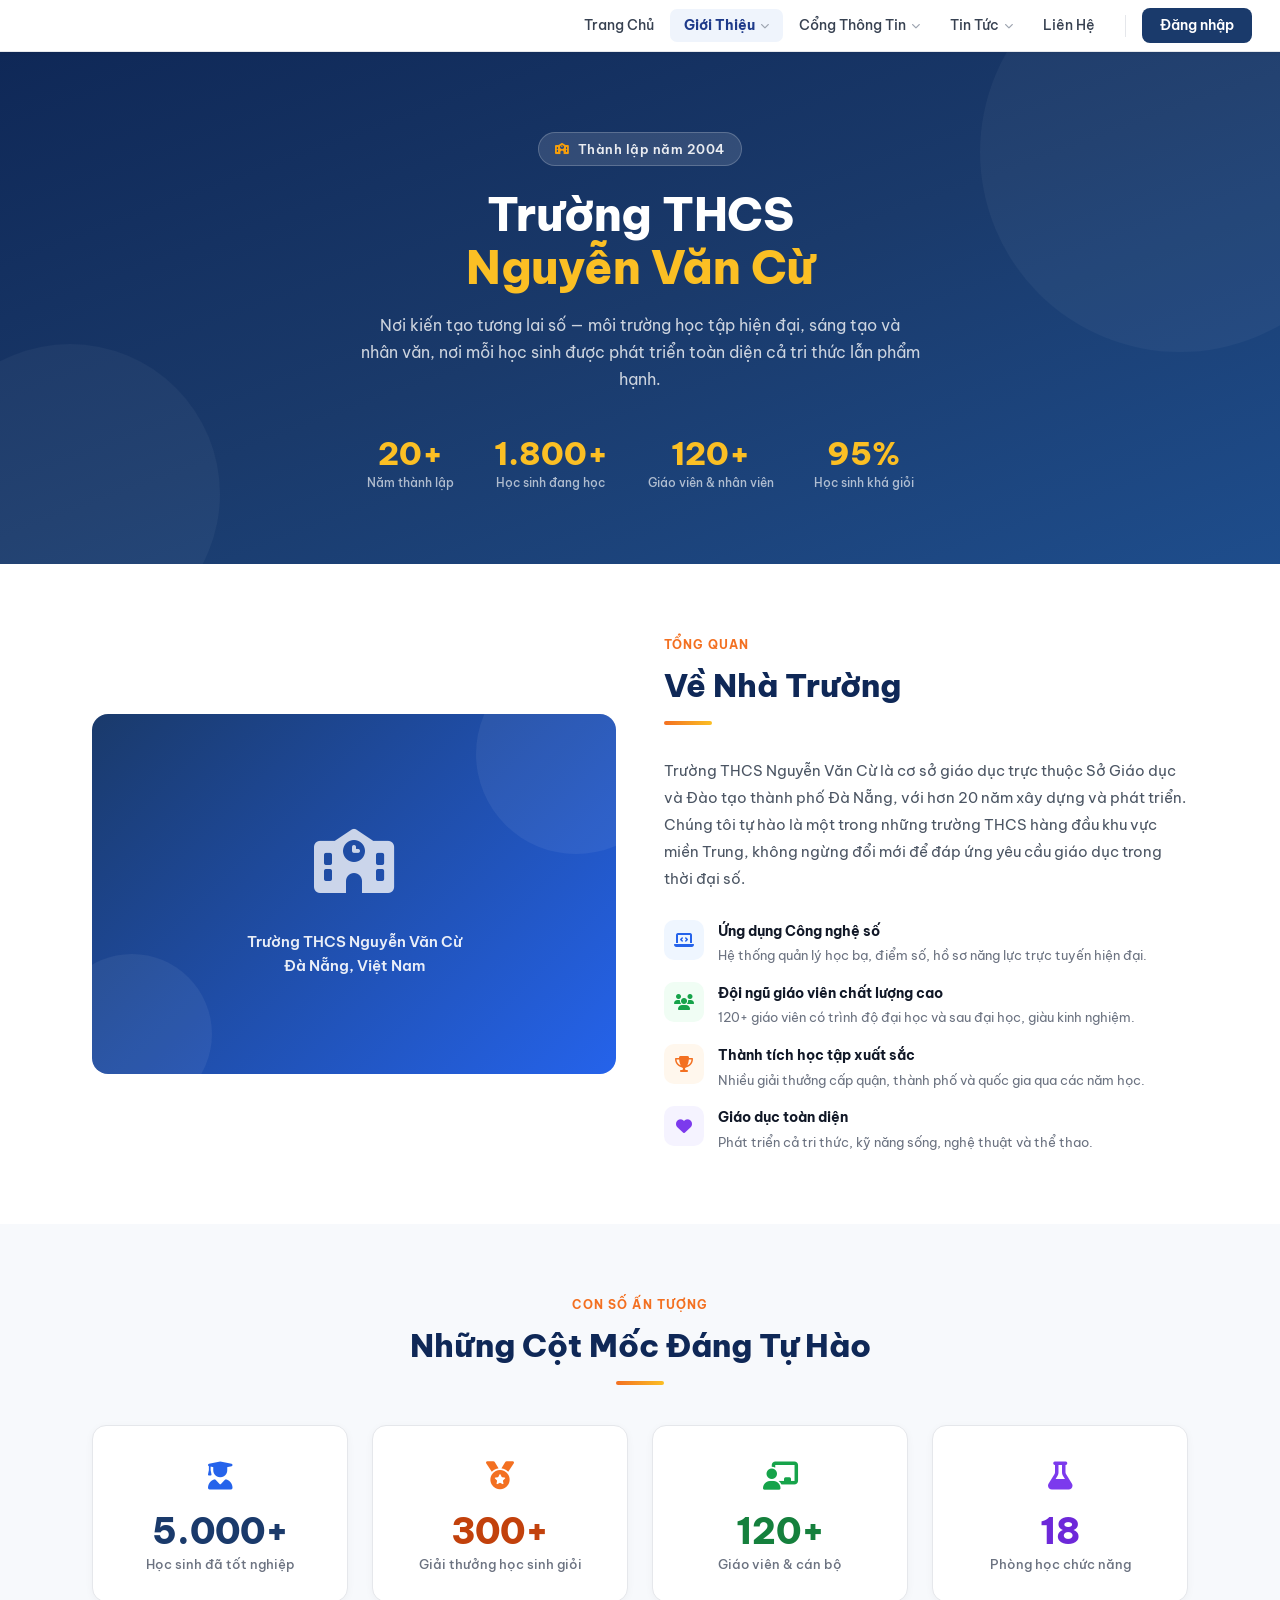
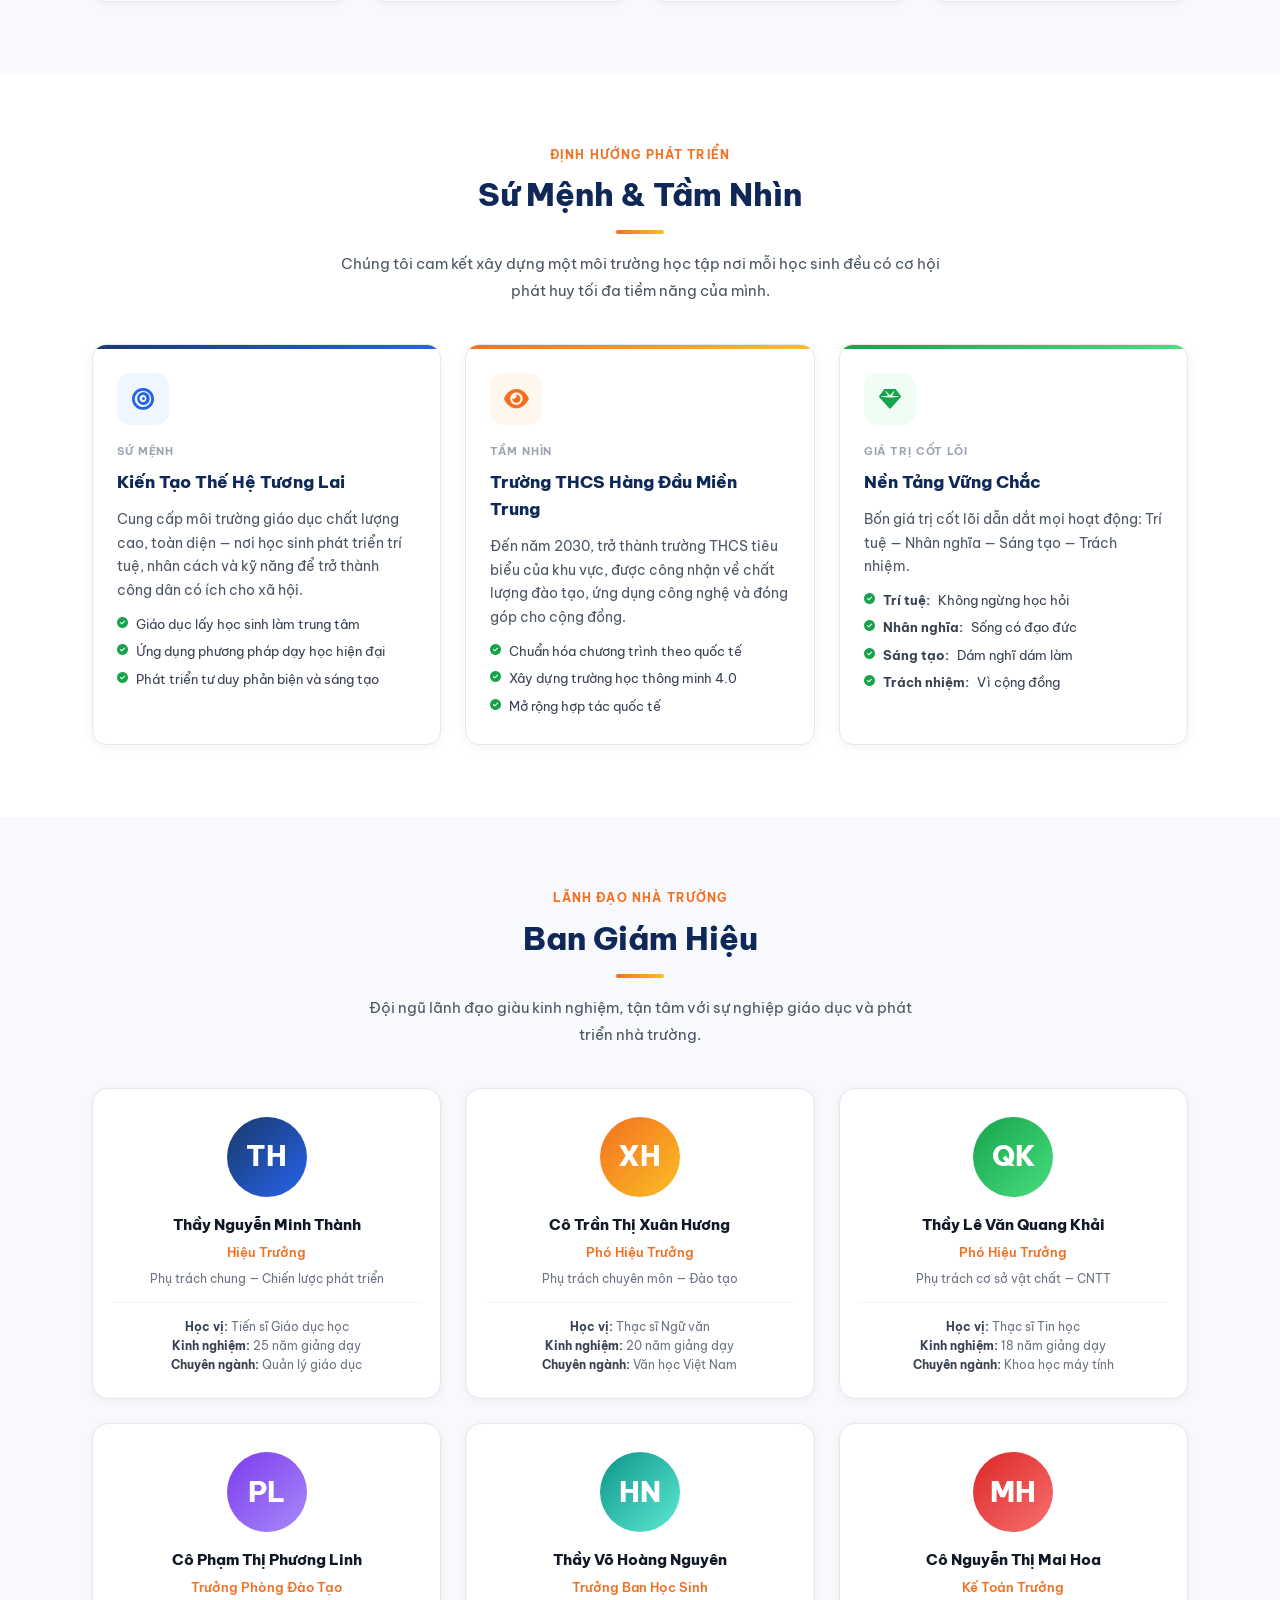
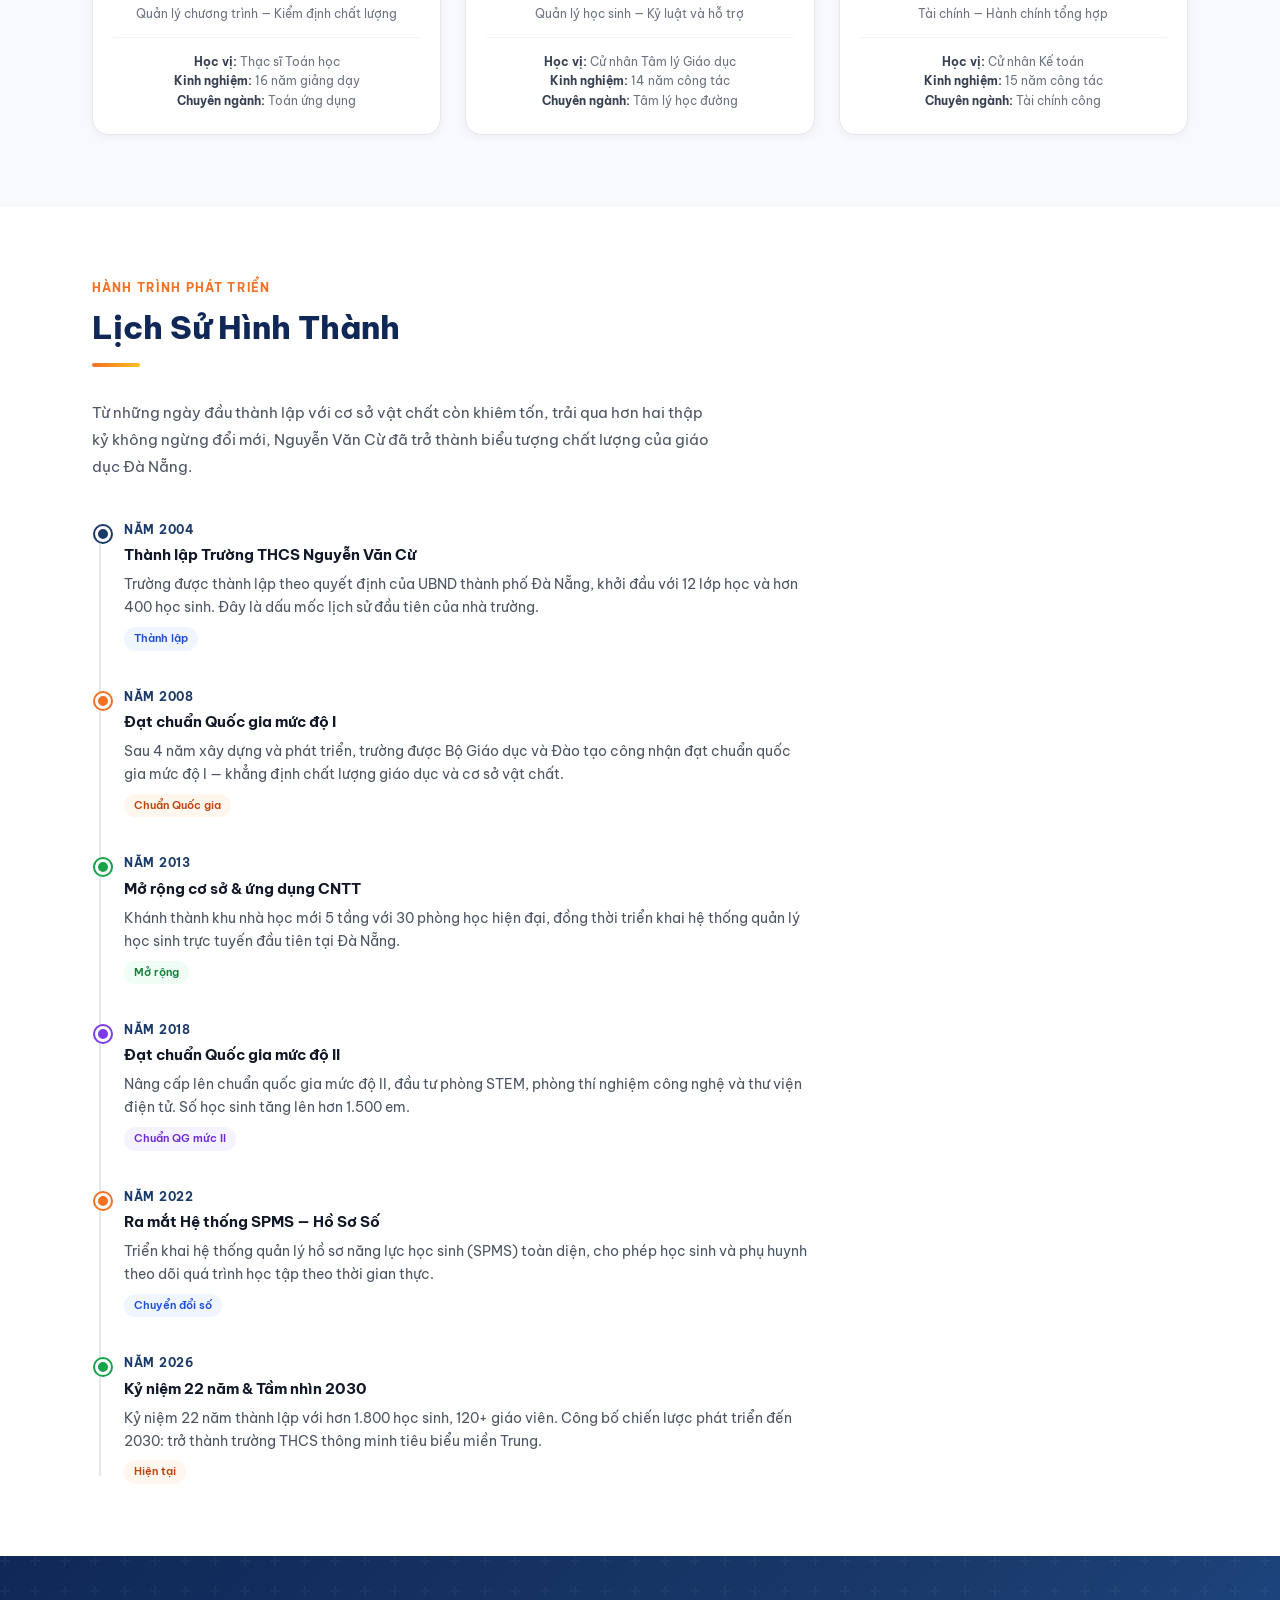
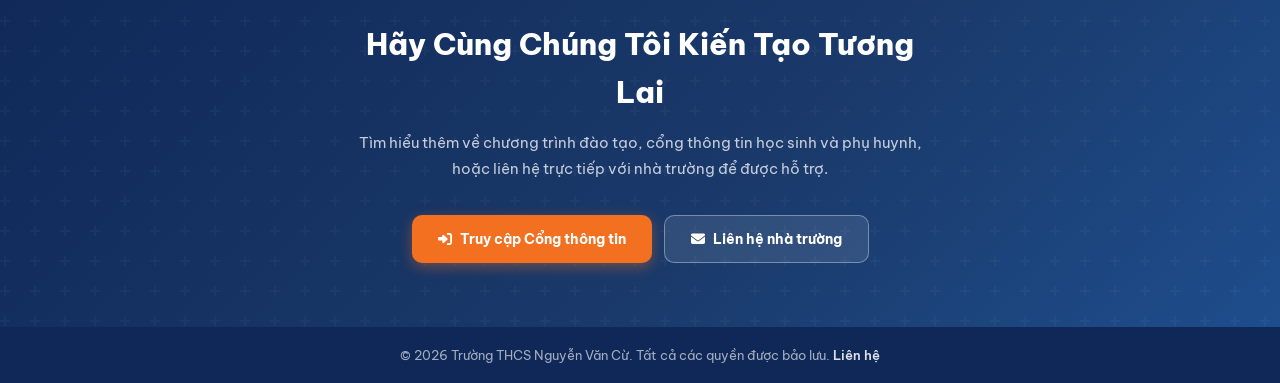
<file: about.html>
<!DOCTYPE html>
<html lang="vi">
<head>
  <meta charset="UTF-8" />
  <meta name="viewport" content="width=device-width, initial-scale=1.0" />
  <meta name="description" content="Giới thiệu Trường THCS Nguyễn Văn Cừ — Lịch sử, sứ mệnh, tầm nhìn và Ban Giám Hiệu" />
  <title>Giới Thiệu — SPMS</title>
  <link rel="preconnect" href="https://fonts.googleapis.com" />
  <link rel="preconnect" href="https://fonts.gstatic.com" crossorigin />
  <link href="https://fonts.googleapis.com/css2?family=Be+Vietnam+Pro:ital,wght@0,400;0,500;0,600;0,700;0,800;1,400&display=swap" rel="stylesheet" />
  <link rel="stylesheet" href="https://cdnjs.cloudflare.com/ajax/libs/font-awesome/6.5.0/css/all.min.css" crossorigin="anonymous" />
  <script src="src/shared/data/spms-seed-data.js"></script>
  <script src="src/shared/data/spms-database.js"></script>
  <script src="src/shared/components/layout/shared-header.js"></script>
  <script src="src/shared/components/layout/shared-footer.js"></script>
  <script src="src/shared/components/common/modal-manager.js"></script>
  <script src="src/shared/helpers/logout-confirm.js"></script>
  <script src="src/shared/helpers/change-password.js"></script>
  <link rel="stylesheet" href="styles/components/change-password.css" />
  <link rel="stylesheet" href="styles/components/button.css" />
  <link rel="stylesheet" href="styles/components/logout-confirm.css" />
  <link rel="stylesheet" href="styles/components/toast.css" />
  <link rel="stylesheet" href="styles/pages/about-page.css" />
</head>
<body>
<a class="skip-link" href="#main-content">Bỏ qua điều hướng</a>
<header id="sharedHeaderMount"></header>
<main id="main-content">

<!-- ===================================================
     HERO
=================================================== -->
<section class="about-hero" aria-labelledby="heroTitle">
  <div class="about-hero__inner">
    <div class="about-hero__badge">
      <i class="fas fa-school"></i> Thành lập năm 2004
    </div>
    <h1 class="about-hero__title" id="heroTitle">
      Trường THCS<br><span>Nguyễn Văn Cừ</span>
    </h1>
    <p class="about-hero__desc">
      Nơi kiến tạo tương lai số — môi trường học tập hiện đại, sáng tạo và nhân văn,
      nơi mỗi học sinh được phát triển toàn diện cả tri thức lẫn phẩm hạnh.
    </p>
    <div class="about-hero__stats" role="list">
      <div class="about-hero__stat" role="listitem">
        <div class="about-hero__stat-num">20+</div>
        <div class="about-hero__stat-label">Năm thành lập</div>
      </div>
      <div class="about-hero__stat" role="listitem">
        <div class="about-hero__stat-num">1.800+</div>
        <div class="about-hero__stat-label">Học sinh đang học</div>
      </div>
      <div class="about-hero__stat" role="listitem">
        <div class="about-hero__stat-num">120+</div>
        <div class="about-hero__stat-label">Giáo viên & nhân viên</div>
      </div>
      <div class="about-hero__stat" role="listitem">
        <div class="about-hero__stat-num">95%</div>
        <div class="about-hero__stat-label">Học sinh khá giỏi</div>
      </div>
    </div>
  </div>
</section>

<!-- ===================================================
     TỔNG QUAN
=================================================== -->
<section class="about-section" id="overview" aria-labelledby="overviewTitle">
  <div class="about-container">
    <div class="overview-grid">
      <div class="overview-img" aria-hidden="true">
        <div class="overview-img__deco overview-img__deco--1"></div>
        <div class="overview-img__deco overview-img__deco--2"></div>
        <div class="overview-img__inner">
          <div class="overview-img__icon"><i class="fas fa-school"></i></div>
          <div class="overview-img__text">Trường THCS Nguyễn Văn Cừ<br>Đà Nẵng, Việt Nam</div>
        </div>
      </div>
      <div class="overview-content">
        <div class="section-label">Tổng Quan</div>
        <h2 class="section-title" id="overviewTitle">Về Nhà Trường</h2>
        <div class="section-divider"></div>
        <p class="section-desc">
          Trường THCS Nguyễn Văn Cừ là cơ sở giáo dục trực thuộc Sở Giáo dục và Đào tạo thành phố
          Đà Nẵng, với hơn 20 năm xây dựng và phát triển. Chúng tôi tự hào là một trong những
          trường THCS hàng đầu khu vực miền Trung, không ngừng đổi mới để đáp ứng yêu cầu
          giáo dục trong thời đại số.
        </p>
        <div class="overview-features">
          <div class="overview-feature">
            <div class="overview-feature__icon overview-feature__icon--blue">
              <i class="fas fa-laptop-code"></i>
            </div>
            <div class="overview-feature__body">
              <div class="overview-feature__title">Ứng dụng Công nghệ số</div>
              <div class="overview-feature__desc">Hệ thống quản lý học bạ, điểm số, hồ sơ năng lực trực tuyến hiện đại.</div>
            </div>
          </div>
          <div class="overview-feature">
            <div class="overview-feature__icon overview-feature__icon--green">
              <i class="fas fa-users"></i>
            </div>
            <div class="overview-feature__body">
              <div class="overview-feature__title">Đội ngũ giáo viên chất lượng cao</div>
              <div class="overview-feature__desc">120+ giáo viên có trình độ đại học và sau đại học, giàu kinh nghiệm.</div>
            </div>
          </div>
          <div class="overview-feature">
            <div class="overview-feature__icon overview-feature__icon--orange">
              <i class="fas fa-trophy"></i>
            </div>
            <div class="overview-feature__body">
              <div class="overview-feature__title">Thành tích học tập xuất sắc</div>
              <div class="overview-feature__desc">Nhiều giải thưởng cấp quận, thành phố và quốc gia qua các năm học.</div>
            </div>
          </div>
          <div class="overview-feature">
            <div class="overview-feature__icon overview-feature__icon--purple">
              <i class="fas fa-heart"></i>
            </div>
            <div class="overview-feature__body">
              <div class="overview-feature__title">Giáo dục toàn diện</div>
              <div class="overview-feature__desc">Phát triển cả tri thức, kỹ năng sống, nghệ thuật và thể thao.</div>
            </div>
          </div>
        </div>
      </div>
    </div>
  </div>
</section>

<!-- ===================================================
     THÀNH TÍCH SỐ
=================================================== -->
<section class="about-section about-section--alt" aria-label="Thành tích nổi bật">
  <div class="about-container">
    <div style="text-align:center;max-width:560px;margin:0 auto 8px;">
      <div class="section-label" style="justify-content:center;display:flex;">Con Số Ấn Tượng</div>
      <h2 class="section-title">Những Cột Mốc Đáng Tự Hào</h2>
      <div class="section-divider" style="margin:14px auto 0;"></div>
    </div>
    <div class="numbers-grid">
      <div class="number-card number-card--blue">
        <div class="number-card__icon"><i class="fas fa-user-graduate"></i></div>
        <div class="number-card__value">5.000+</div>
        <div class="number-card__label">Học sinh đã tốt nghiệp</div>
      </div>
      <div class="number-card number-card--orange">
        <div class="number-card__icon"><i class="fas fa-medal"></i></div>
        <div class="number-card__value">300+</div>
        <div class="number-card__label">Giải thưởng học sinh giỏi</div>
      </div>
      <div class="number-card number-card--green">
        <div class="number-card__icon"><i class="fas fa-chalkboard-teacher"></i></div>
        <div class="number-card__value">120+</div>
        <div class="number-card__label">Giáo viên & cán bộ</div>
      </div>
      <div class="number-card number-card--purple">
        <div class="number-card__icon"><i class="fas fa-flask"></i></div>
        <div class="number-card__value">18</div>
        <div class="number-card__label">Phòng học chức năng</div>
      </div>
    </div>
  </div>
</section>

<!-- ===================================================
     SỨ MỆNH & TẦM NHÌN
=================================================== -->
<section class="about-section" id="mission" aria-labelledby="missionTitle">
  <div class="about-container">
    <div style="text-align:center;max-width:600px;margin:0 auto;">
      <div class="section-label" style="justify-content:center;display:flex;">Định Hướng Phát Triển</div>
      <h2 class="section-title" id="missionTitle">Sứ Mệnh &amp; Tầm Nhìn</h2>
      <div class="section-divider" style="margin:14px auto 0;"></div>
      <p class="section-desc" style="margin-top:16px;margin-left:auto;margin-right:auto;text-align:center;">
        Chúng tôi cam kết xây dựng một môi trường học tập nơi mỗi học sinh đều có cơ hội
        phát huy tối đa tiềm năng của mình.
      </p>
    </div>
    <div class="mv-grid">
      <div class="mv-card mv-card--mission">
        <div class="mv-card__icon"><i class="fas fa-bullseye"></i></div>
        <div class="mv-card__label">Sứ Mệnh</div>
        <div class="mv-card__title">Kiến Tạo Thế Hệ Tương Lai</div>
        <div class="mv-card__desc">
          Cung cấp môi trường giáo dục chất lượng cao, toàn diện — nơi học sinh phát triển
          trí tuệ, nhân cách và kỹ năng để trở thành công dân có ích cho xã hội.
        </div>
        <ul class="mv-card__list">
          <li class="mv-card__list-item"><i class="fas fa-check-circle"></i>Giáo dục lấy học sinh làm trung tâm</li>
          <li class="mv-card__list-item"><i class="fas fa-check-circle"></i>Ứng dụng phương pháp dạy học hiện đại</li>
          <li class="mv-card__list-item"><i class="fas fa-check-circle"></i>Phát triển tư duy phản biện và sáng tạo</li>
        </ul>
      </div>
      <div class="mv-card mv-card--vision">
        <div class="mv-card__icon"><i class="fas fa-eye"></i></div>
        <div class="mv-card__label">Tầm Nhìn</div>
        <div class="mv-card__title">Trường THCS Hàng Đầu Miền Trung</div>
        <div class="mv-card__desc">
          Đến năm 2030, trở thành trường THCS tiêu biểu của khu vực, được công nhận về
          chất lượng đào tạo, ứng dụng công nghệ và đóng góp cho cộng đồng.
        </div>
        <ul class="mv-card__list">
          <li class="mv-card__list-item"><i class="fas fa-check-circle"></i>Chuẩn hóa chương trình theo quốc tế</li>
          <li class="mv-card__list-item"><i class="fas fa-check-circle"></i>Xây dựng trường học thông minh 4.0</li>
          <li class="mv-card__list-item"><i class="fas fa-check-circle"></i>Mở rộng hợp tác quốc tế</li>
        </ul>
      </div>
      <div class="mv-card mv-card--value">
        <div class="mv-card__icon"><i class="fas fa-gem"></i></div>
        <div class="mv-card__label">Giá Trị Cốt Lõi</div>
        <div class="mv-card__title">Nền Tảng Vững Chắc</div>
        <div class="mv-card__desc">
          Bốn giá trị cốt lõi dẫn dắt mọi hoạt động: Trí tuệ — Nhân nghĩa — Sáng tạo — Trách nhiệm.
        </div>
        <ul class="mv-card__list">
          <li class="mv-card__list-item"><i class="fas fa-check-circle"></i><strong>Trí tuệ:</strong> Không ngừng học hỏi</li>
          <li class="mv-card__list-item"><i class="fas fa-check-circle"></i><strong>Nhân nghĩa:</strong> Sống có đạo đức</li>
          <li class="mv-card__list-item"><i class="fas fa-check-circle"></i><strong>Sáng tạo:</strong> Dám nghĩ dám làm</li>
          <li class="mv-card__list-item"><i class="fas fa-check-circle"></i><strong>Trách nhiệm:</strong> Vì cộng đồng</li>
        </ul>
      </div>
    </div>
  </div>
</section>

<!-- ===================================================
     BAN GIÁM HIỆU
=================================================== -->
<section class="about-section about-section--alt" id="team" aria-labelledby="teamTitle">
  <div class="about-container">
    <div style="text-align:center;max-width:560px;margin:0 auto;">
      <div class="section-label" style="justify-content:center;display:flex;">Lãnh Đạo Nhà Trường</div>
      <h2 class="section-title" id="teamTitle">Ban Giám Hiệu</h2>
      <div class="section-divider" style="margin:14px auto 0;"></div>
      <p class="section-desc" style="margin-top:16px;margin-left:auto;margin-right:auto;text-align:center;">
        Đội ngũ lãnh đạo giàu kinh nghiệm, tận tâm với sự nghiệp giáo dục và phát triển nhà trường.
      </p>
    </div>
    <div class="leadership-grid">
      <div class="leader-card">
        <div class="leader-card__avatar leader-card__avatar--blue">TH</div>
        <div class="leader-card__name">Thầy Nguyễn Minh Thành</div>
        <div class="leader-card__title">Hiệu Trưởng</div>
        <div class="leader-card__dept">Phụ trách chung — Chiến lược phát triển</div>
        <div class="leader-card__sep"></div>
        <div class="leader-card__detail">
          <strong>Học vị:</strong> Tiến sĩ Giáo dục học<br>
          <strong>Kinh nghiệm:</strong> 25 năm giảng dạy<br>
          <strong>Chuyên ngành:</strong> Quản lý giáo dục
        </div>
      </div>
      <div class="leader-card">
        <div class="leader-card__avatar leader-card__avatar--orange">XH</div>
        <div class="leader-card__name">Cô Trần Thị Xuân Hương</div>
        <div class="leader-card__title">Phó Hiệu Trưởng</div>
        <div class="leader-card__dept">Phụ trách chuyên môn — Đào tạo</div>
        <div class="leader-card__sep"></div>
        <div class="leader-card__detail">
          <strong>Học vị:</strong> Thạc sĩ Ngữ văn<br>
          <strong>Kinh nghiệm:</strong> 20 năm giảng dạy<br>
          <strong>Chuyên ngành:</strong> Văn học Việt Nam
        </div>
      </div>
      <div class="leader-card">
        <div class="leader-card__avatar leader-card__avatar--green">QK</div>
        <div class="leader-card__name">Thầy Lê Văn Quang Khải</div>
        <div class="leader-card__title">Phó Hiệu Trưởng</div>
        <div class="leader-card__dept">Phụ trách cơ sở vật chất — CNTT</div>
        <div class="leader-card__sep"></div>
        <div class="leader-card__detail">
          <strong>Học vị:</strong> Thạc sĩ Tin học<br>
          <strong>Kinh nghiệm:</strong> 18 năm giảng dạy<br>
          <strong>Chuyên ngành:</strong> Khoa học máy tính
        </div>
      </div>
      <div class="leader-card">
        <div class="leader-card__avatar leader-card__avatar--purple">PL</div>
        <div class="leader-card__name">Cô Phạm Thị Phương Linh</div>
        <div class="leader-card__title">Trưởng Phòng Đào Tạo</div>
        <div class="leader-card__dept">Quản lý chương trình — Kiểm định chất lượng</div>
        <div class="leader-card__sep"></div>
        <div class="leader-card__detail">
          <strong>Học vị:</strong> Thạc sĩ Toán học<br>
          <strong>Kinh nghiệm:</strong> 16 năm giảng dạy<br>
          <strong>Chuyên ngành:</strong> Toán ứng dụng
        </div>
      </div>
      <div class="leader-card">
        <div class="leader-card__avatar leader-card__avatar--teal">HN</div>
        <div class="leader-card__name">Thầy Võ Hoàng Nguyên</div>
        <div class="leader-card__title">Trưởng Ban Học Sinh</div>
        <div class="leader-card__dept">Quản lý học sinh — Kỷ luật và hỗ trợ</div>
        <div class="leader-card__sep"></div>
        <div class="leader-card__detail">
          <strong>Học vị:</strong> Cử nhân Tâm lý Giáo dục<br>
          <strong>Kinh nghiệm:</strong> 14 năm công tác<br>
          <strong>Chuyên ngành:</strong> Tâm lý học đường
        </div>
      </div>
      <div class="leader-card">
        <div class="leader-card__avatar leader-card__avatar--red">MH</div>
        <div class="leader-card__name">Cô Nguyễn Thị Mai Hoa</div>
        <div class="leader-card__title">Kế Toán Trưởng</div>
        <div class="leader-card__dept">Tài chính — Hành chính tổng hợp</div>
        <div class="leader-card__sep"></div>
        <div class="leader-card__detail">
          <strong>Học vị:</strong> Cử nhân Kế toán<br>
          <strong>Kinh nghiệm:</strong> 15 năm công tác<br>
          <strong>Chuyên ngành:</strong> Tài chính công
        </div>
      </div>
    </div>
  </div>
</section>

<!-- ===================================================
     LỊCH SỬ HÌNH THÀNH
=================================================== -->
<section class="about-section" id="history" aria-labelledby="historyTitle">
  <div class="about-container">
    <div style="max-width:700px;">
      <div class="section-label">Hành Trình Phát Triển</div>
      <h2 class="section-title" id="historyTitle">Lịch Sử Hình Thành</h2>
      <div class="section-divider"></div>
      <p class="section-desc">
        Từ những ngày đầu thành lập với cơ sở vật chất còn khiêm tốn, trải qua hơn hai thập kỷ
        không ngừng đổi mới, Nguyễn Văn Cừ đã trở thành biểu tượng chất lượng của giáo dục Đà Nẵng.
      </p>
    </div>
    <div class="history-timeline" style="max-width:720px;margin-top:40px;">
      <div class="history-item">
        <div class="history-item__dot"></div>
        <div class="history-item__year">Năm 2004</div>
        <div class="history-item__title">Thành lập Trường THCS Nguyễn Văn Cừ</div>
        <div class="history-item__desc">
          Trường được thành lập theo quyết định của UBND thành phố Đà Nẵng, khởi đầu với
          12 lớp học và hơn 400 học sinh. Đây là dấu mốc lịch sử đầu tiên của nhà trường.
        </div>
        <span class="history-item__badge history-item__badge--blue">Thành lập</span>
      </div>
      <div class="history-item">
        <div class="history-item__dot history-item__dot--orange"></div>
        <div class="history-item__year">Năm 2008</div>
        <div class="history-item__title">Đạt chuẩn Quốc gia mức độ I</div>
        <div class="history-item__desc">
          Sau 4 năm xây dựng và phát triển, trường được Bộ Giáo dục và Đào tạo công nhận đạt
          chuẩn quốc gia mức độ I — khẳng định chất lượng giáo dục và cơ sở vật chất.
        </div>
        <span class="history-item__badge history-item__badge--orange">Chuẩn Quốc gia</span>
      </div>
      <div class="history-item">
        <div class="history-item__dot history-item__dot--green"></div>
        <div class="history-item__year">Năm 2013</div>
        <div class="history-item__title">Mở rộng cơ sở & ứng dụng CNTT</div>
        <div class="history-item__desc">
          Khánh thành khu nhà học mới 5 tầng với 30 phòng học hiện đại, đồng thời triển khai
          hệ thống quản lý học sinh trực tuyến đầu tiên tại Đà Nẵng.
        </div>
        <span class="history-item__badge history-item__badge--green">Mở rộng</span>
      </div>
      <div class="history-item">
        <div class="history-item__dot history-item__dot--purple"></div>
        <div class="history-item__year">Năm 2018</div>
        <div class="history-item__title">Đạt chuẩn Quốc gia mức độ II</div>
        <div class="history-item__desc">
          Nâng cấp lên chuẩn quốc gia mức độ II, đầu tư phòng STEM, phòng thí nghiệm công nghệ
          và thư viện điện tử. Số học sinh tăng lên hơn 1.500 em.
        </div>
        <span class="history-item__badge history-item__badge--purple">Chuẩn QG mức II</span>
      </div>
      <div class="history-item">
        <div class="history-item__dot history-item__dot--orange"></div>
        <div class="history-item__year">Năm 2022</div>
        <div class="history-item__title">Ra mắt Hệ thống SPMS — Hồ Sơ Số</div>
        <div class="history-item__desc">
          Triển khai hệ thống quản lý hồ sơ năng lực học sinh (SPMS) toàn diện, cho phép
          học sinh và phụ huynh theo dõi quá trình học tập theo thời gian thực.
        </div>
        <span class="history-item__badge history-item__badge--blue">Chuyển đổi số</span>
      </div>
      <div class="history-item">
        <div class="history-item__dot history-item__dot--green"></div>
        <div class="history-item__year">Năm 2026</div>
        <div class="history-item__title">Kỷ niệm 22 năm & Tầm nhìn 2030</div>
        <div class="history-item__desc">
          Kỷ niệm 22 năm thành lập với hơn 1.800 học sinh, 120+ giáo viên. Công bố chiến lược
          phát triển đến 2030: trở thành trường THCS thông minh tiêu biểu miền Trung.
        </div>
        <span class="history-item__badge history-item__badge--orange">Hiện tại</span>
      </div>
    </div>
  </div>
</section>

<!-- ===================================================
     CTA
=================================================== -->
<section class="about-cta" aria-label="Liên hệ và tìm hiểu thêm">
  <div class="about-cta__inner">
    <h2 class="about-cta__title">Hãy Cùng Chúng Tôi Kiến Tạo Tương Lai</h2>
    <p class="about-cta__desc">
      Tìm hiểu thêm về chương trình đào tạo, cổng thông tin học sinh và phụ huynh,
      hoặc liên hệ trực tiếp với nhà trường để được hỗ trợ.
    </p>
    <div class="about-cta__btns">
      <a href="index.html" class="cta-btn cta-btn--primary">
        <i class="fas fa-sign-in-alt"></i> Truy cập Cổng thông tin
      </a>
      <a href="contact.html" class="cta-btn cta-btn--outline">
        <i class="fas fa-envelope"></i> Liên hệ nhà trường
      </a>
    </div>
  </div>
</section>

</main>

<!-- ===================================================
     FOOTER
=================================================== -->
<div id="sharedFooterMount"></div>

<script src="src/shared/components/common/Toast.js"></script>
</body>
</html>
</file>
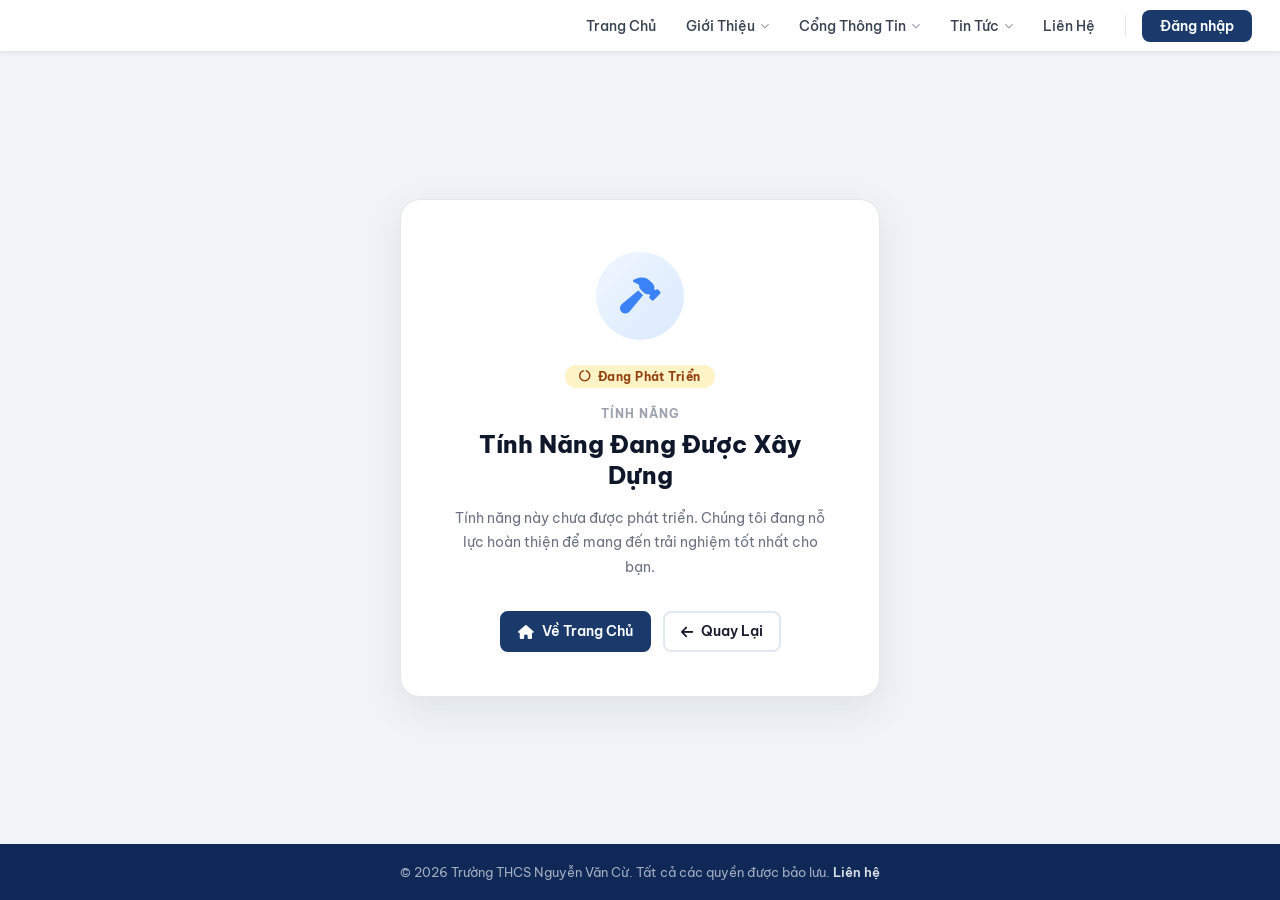
<file: coming-soon.html>
<!DOCTYPE html>
<html lang="vi">
<head>
  <meta charset="UTF-8" />
  <meta name="viewport" content="width=device-width, initial-scale=1.0" />
  <title>Đang Phát Triển — Hệ Thống Đào Tạo</title>
  <link rel="preconnect" href="https://fonts.googleapis.com" />
  <link rel="preconnect" href="https://fonts.gstatic.com" crossorigin />
  <link href="https://fonts.googleapis.com/css2?family=Be+Vietnam+Pro:wght@400;500;600;700;800&display=swap" rel="stylesheet" />
  <link rel="stylesheet" href="https://cdnjs.cloudflare.com/ajax/libs/font-awesome/6.5.0/css/all.min.css" crossorigin="anonymous" />
  <link rel="stylesheet" href="styles/base/variables.css" />
  <link rel="stylesheet" href="styles/components/button.css" />
  <link rel="stylesheet" href="styles/components/change-password.css" />
  <!-- Shared header -->
  <script src="src/shared/data/spms-seed-data.js"></script>
  <script src="src/shared/data/spms-database.js"></script>
  <script src="src/shared/components/layout/shared-header.js"></script>
  <script src="src/shared/components/layout/shared-footer.js"></script>
  <script src="src/shared/components/common/modal-manager.js"></script>
  <script src="src/shared/helpers/change-password.js"></script>
  <style>
    *, *::before, *::after { box-sizing: border-box; margin: 0; padding: 0; }
    body {
      font-family: 'Be Vietnam Pro', -apple-system, sans-serif;
      background: #f0f4f8;
      color: #1a1a2e;
      min-height: 100vh;
      display: flex;
      flex-direction: column;
    }
    a { text-decoration: none; color: inherit; }

    /* ── Main ── */
    main {
      flex: 1;
      display: flex;
      align-items: center;
      justify-content: center;
      padding: 40px 20px;
    }

    /* ── Card ── */
    .cs-card {
      background: #fff;
      border-radius: 20px;
      border: 1px solid #e5e7eb;
      box-shadow: 0 12px 40px rgba(15,23,42,0.08);
      padding: 52px 48px 44px;
      max-width: 480px;
      width: 100%;
      text-align: center;
    }

    /* Icon */
    .cs-icon-wrap {
      width: 88px; height: 88px;
      border-radius: 50%;
      background: linear-gradient(135deg, #eff6ff 0%, #dbeafe 100%);
      display: flex; align-items: center; justify-content: center;
      margin: 0 auto 24px;
    }
    .cs-icon-wrap i { font-size: 36px; color: #3b82f6; }

    /* Badge */
    .cs-badge {
      display: inline-flex; align-items: center; gap: 6px;
      padding: 4px 14px; border-radius: 999px;
      background: #fef3c7; color: #92400e;
      font-size: 11.5px; font-weight: 700;
      letter-spacing: 0.04em;
      margin-bottom: 18px;
    }

    /* Text */
    .cs-page-name {
      font-size: 12px; font-weight: 700; color: #9ca3af;
      text-transform: uppercase; letter-spacing: 0.08em;
      margin-bottom: 8px;
    }
    .cs-title {
      font-size: 24px; font-weight: 800; color: #0f172a;
      line-height: 1.3; margin-bottom: 14px;
    }
    .cs-desc {
      font-size: 14px; color: #6b7280;
      line-height: 1.75; margin-bottom: 32px;
    }

    /* Actions */
    .cs-actions {
      display: flex; gap: 12px;
      justify-content: center; flex-wrap: wrap;
    }

    /* Footer */
    .cs-footer {
      text-align: center; padding: 16px;
      font-size: 12px; color: #9ca3af;
    }

    @media (max-width: 560px) {
      .cs-card { padding: 36px 22px 32px; }
      .cs-title { font-size: 20px; }
    }
  </style>
</head>
<body>

<header id="sharedHeaderMount"></header>

<main>
  <div class="cs-card">

    <div class="cs-icon-wrap" aria-hidden="true">
      <i id="csIcon" class="fas fa-hammer"></i>
    </div>

    <div class="cs-badge">
      <i class="fas fa-circle-notch fa-spin"></i>
      Đang Phát Triển
    </div>

    <p class="cs-page-name" id="csPageName">Trang</p>
    <h1 class="cs-title"    id="csTitle">Tính Năng Đang Được Xây Dựng</h1>
    <p class="cs-desc"      id="csDesc">
      Chúng tôi đang tích cực phát triển tính năng này. Vui lòng quay lại sau.
    </p>

    <div class="cs-actions">
      <a href="index.html" class="btn btn--with-icon btn-primary">
        <i class="fas fa-home"></i> Về Trang Chủ
      </a>
      <button class="btn btn--with-icon btn-ghost" onclick="history.back()">
        <i class="fas fa-arrow-left"></i> Quay Lại
      </button>
    </div>

  </div>
</main>

<div id="sharedFooterMount"></div>

<script>
  const PAGE_CONFIG = {
    about: {
      name:  'Giới Thiệu',
      title: 'Trang Giới Thiệu Nhà Trường',
      desc:  'Thông tin chi tiết về lịch sử hình thành, sứ mệnh, tầm nhìn và đội ngũ Ban Giám Hiệu đang được biên soạn. Trang này sẽ sớm ra mắt.',
      icon:  'fas fa-school',
      navId: 'navAbout',
    },
    news: {
      name:  'Tin Tức',
      title: 'Trang Tin Tức & Sự Kiện',
      desc:  'Hệ thống đăng tải tin tức, thông báo và sự kiện của nhà trường đang trong quá trình hoàn thiện. Vui lòng quay lại sau.',
      icon:  'fas fa-newspaper',
      navId: 'navNews',
    },
    contact: {
      name:  'Liên Hệ',
      title: 'Trang Liên Hệ & Hỗ Trợ',
      desc:  'Form liên hệ, thông tin địa chỉ trụ sở và các kênh hỗ trợ của nhà trường đang được xây dựng. Chúng tôi sẽ thông báo khi hoàn thành.',
      icon:  'fas fa-envelope-open-text',
      navId: 'navContact',
    },
    default: {
      name:  'Tính Năng',
      title: 'Tính Năng Đang Được Xây Dựng',
      desc:  'Tính năng này chưa được phát triển. Chúng tôi đang nỗ lực hoàn thiện để mang đến trải nghiệm tốt nhất cho bạn.',
      icon:  'fas fa-hammer',
      navId: null,
    },
  };

  function getPageKey() {
    const p = new URLSearchParams(window.location.search).get('page');
    if (p && PAGE_CONFIG[p]) return p;
    const file = window.location.pathname.split('/').pop().replace('.html', '');
    return PAGE_CONFIG[file] ? file : 'default';
  }

  (function renderPage() {
    const cfg = PAGE_CONFIG[getPageKey()];

    document.getElementById('csIcon').className    = cfg.icon;
    document.getElementById('csPageName').textContent = cfg.name;
    document.getElementById('csTitle').textContent    = cfg.title;
    document.getElementById('csDesc').textContent     = cfg.desc;
    document.title = `${cfg.name} — Đang Phát Triển`;
  })();
</script>
</body>
</html>
</file>
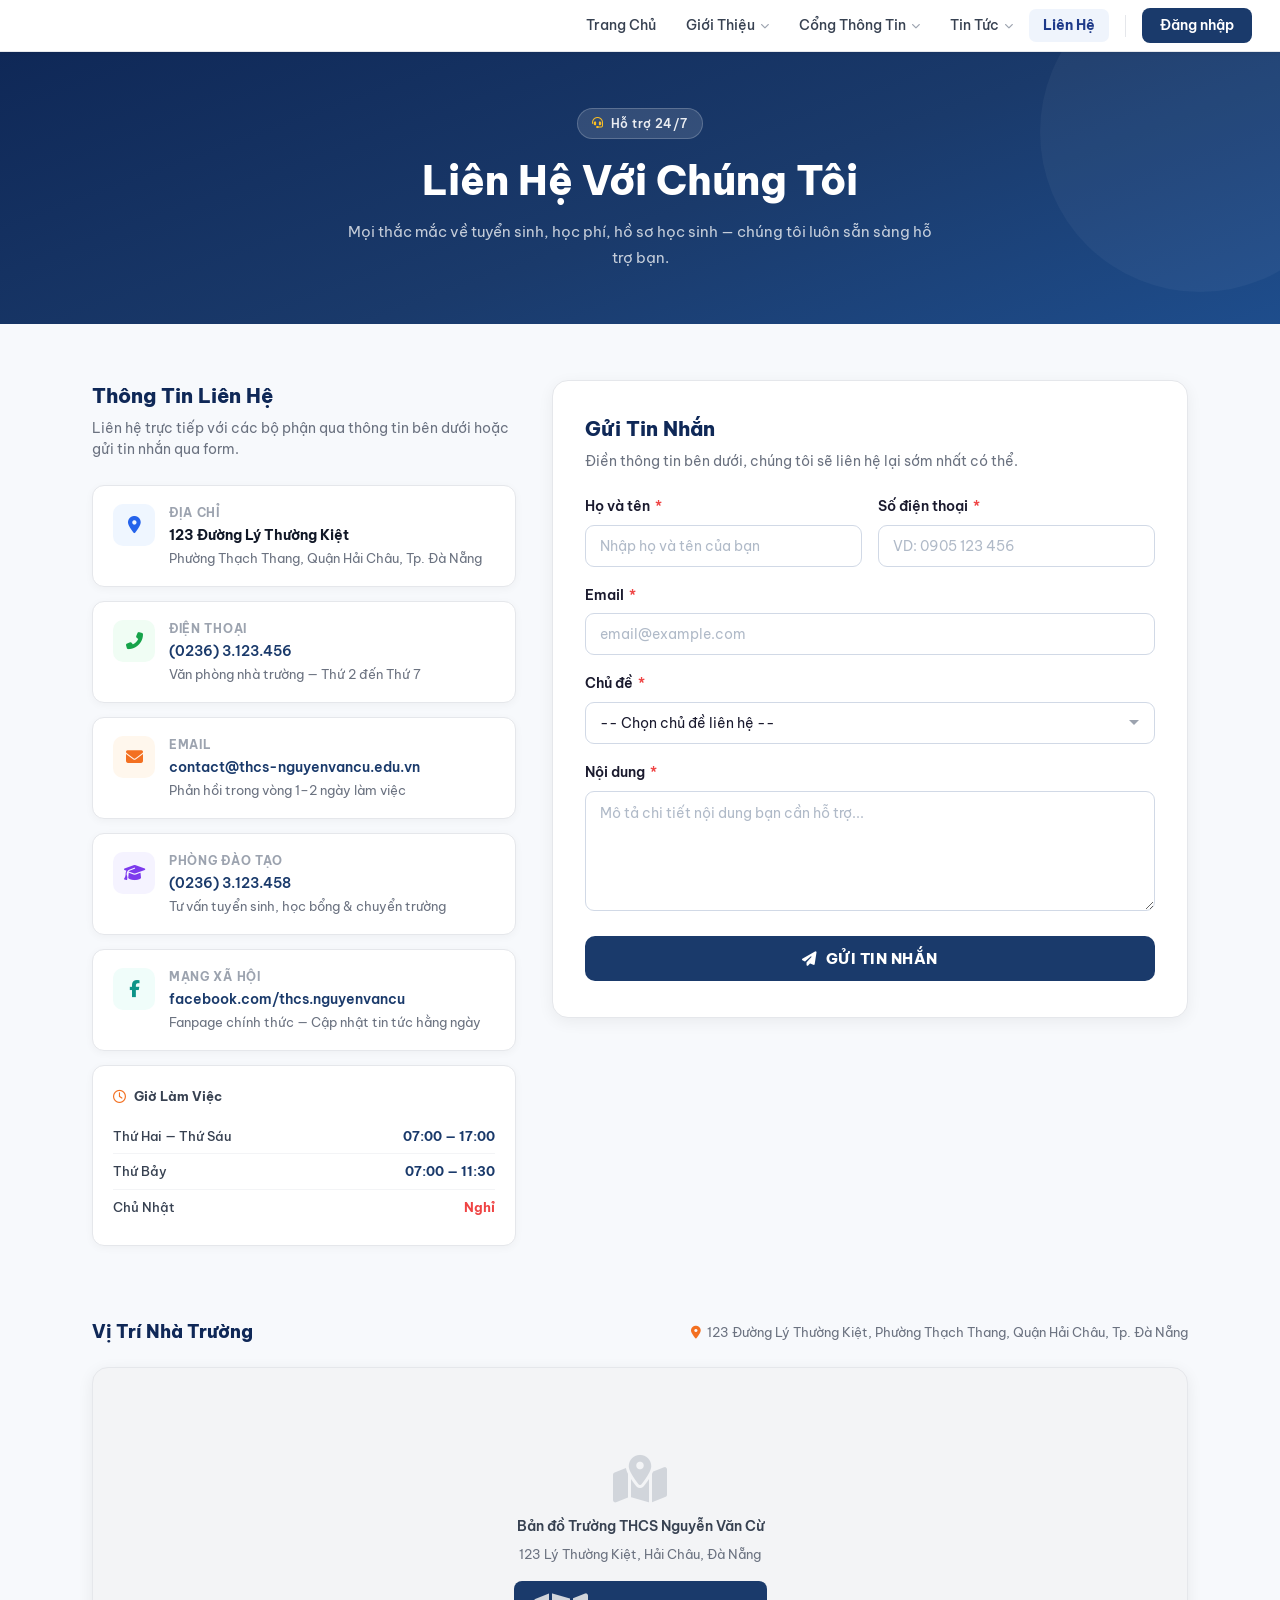
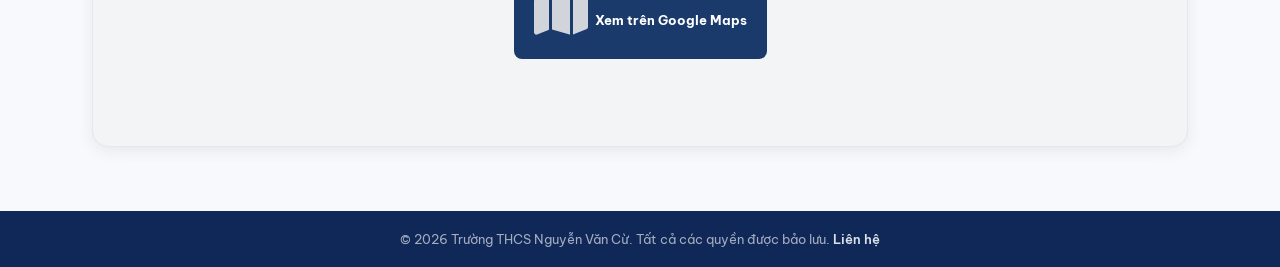
<file: contact.html>
<!DOCTYPE html>
<html lang="vi">
<head>
  <meta charset="UTF-8" />
  <meta name="viewport" content="width=device-width, initial-scale=1.0" />
  <meta name="description" content="Liên hệ Trường THCS Nguyễn Văn Cừ — Địa chỉ, điện thoại, email và gửi tin nhắn" />
  <title>Liên Hệ — Trường THCS Nguyễn Văn Cừ</title>
  <link rel="preconnect" href="https://fonts.googleapis.com" />
  <link rel="preconnect" href="https://fonts.gstatic.com" crossorigin />
  <link href="https://fonts.googleapis.com/css2?family=Be+Vietnam+Pro:ital,wght@0,400;0,500;0,600;0,700;0,800;1,400&display=swap" rel="stylesheet" />
  <link rel="stylesheet" href="https://cdnjs.cloudflare.com/ajax/libs/font-awesome/6.5.0/css/all.min.css" crossorigin="anonymous" />
  <script src="src/shared/data/spms-seed-data.js"></script>
  <script src="src/shared/data/spms-database.js"></script>
  <script src="src/shared/components/layout/shared-header.js"></script>
  <script src="src/shared/components/layout/shared-footer.js"></script>
  <script src="src/shared/components/common/modal-manager.js"></script>
  <script src="src/shared/helpers/logout-confirm.js"></script>
  <script src="src/shared/helpers/change-password.js"></script>
  <link rel="stylesheet" href="styles/components/change-password.css" />
  <link rel="stylesheet" href="styles/components/button.css" />
  <link rel="stylesheet" href="styles/components/logout-confirm.css" />
  <link rel="stylesheet" href="styles/components/toast.css" />
  <link rel="stylesheet" href="styles/pages/contact-page.css" />
</head>
<body>
<a class="skip-link" href="#main-content">Bỏ qua điều hướng</a>
<header id="sharedHeaderMount"></header>
<main id="main-content">

<!-- HERO -->
<section class="ct-hero">
  <div class="ct-hero__inner">
    <div class="ct-hero__badge"><i class="fas fa-headset"></i> Hỗ trợ 24/7</div>
    <h1 class="ct-hero__title">Liên Hệ Với Chúng Tôi</h1>
    <p class="ct-hero__desc">Mọi thắc mắc về tuyển sinh, học phí, hồ sơ học sinh — chúng tôi luôn sẵn sàng hỗ trợ bạn.</p>
  </div>
</section>

<!-- BODY -->
<div class="ct-body">
<div class="ct-container">
<div class="ct-grid">

  <!-- CỘT THÔNG TIN -->
  <div class="ct-info">
    <h2 class="ct-info__title">Thông Tin Liên Hệ</h2>
    <p class="ct-info__subtitle">Liên hệ trực tiếp với các bộ phận qua thông tin bên dưới hoặc gửi tin nhắn qua form.</p>

    <div class="ct-info__cards">
      <div class="ct-card">
        <div class="ct-card__icon ct-card__icon--blue"><i class="fas fa-map-marker-alt"></i></div>
        <div class="ct-card__body">
          <div class="ct-card__label">Địa chỉ</div>
          <div class="ct-card__value">123 Đường Lý Thường Kiệt</div>
          <div class="ct-card__sub">Phường Thạch Thang, Quận Hải Châu, Tp. Đà Nẵng</div>
        </div>
      </div>

      <div class="ct-card">
        <div class="ct-card__icon ct-card__icon--green"><i class="fas fa-phone-alt"></i></div>
        <div class="ct-card__body">
          <div class="ct-card__label">Điện thoại</div>
          <div class="ct-card__value">
            <a href="tel:02363123456" class="ct-card__link">(0236) 3.123.456</a>
          </div>
          <div class="ct-card__sub">Văn phòng nhà trường — Thứ 2 đến Thứ 7</div>
        </div>
      </div>

      <div class="ct-card">
        <div class="ct-card__icon ct-card__icon--orange"><i class="fas fa-envelope"></i></div>
        <div class="ct-card__body">
          <div class="ct-card__label">Email</div>
          <div class="ct-card__value">
            <a href="mailto:contact@thcs-nguyenvancu.edu.vn" class="ct-card__link">contact@thcs-nguyenvancu.edu.vn</a>
          </div>
          <div class="ct-card__sub">Phản hồi trong vòng 1–2 ngày làm việc</div>
        </div>
      </div>

      <div class="ct-card">
        <div class="ct-card__icon ct-card__icon--purple"><i class="fas fa-graduation-cap"></i></div>
        <div class="ct-card__body">
          <div class="ct-card__label">Phòng Đào Tạo</div>
          <div class="ct-card__value">
            <a href="tel:02363123458" class="ct-card__link">(0236) 3.123.458</a>
          </div>
          <div class="ct-card__sub">Tư vấn tuyển sinh, học bổng &amp; chuyển trường</div>
        </div>
      </div>

      <div class="ct-card">
        <div class="ct-card__icon ct-card__icon--teal"><i class="fab fa-facebook-f"></i></div>
        <div class="ct-card__body">
          <div class="ct-card__label">Mạng xã hội</div>
          <div class="ct-card__value">
            <a href="#" class="ct-card__link">facebook.com/thcs.nguyenvancu</a>
          </div>
          <div class="ct-card__sub">Fanpage chính thức — Cập nhật tin tức hằng ngày</div>
        </div>
      </div>
    </div>

    <!-- Giờ làm việc -->
    <div class="ct-hours">
      <div class="ct-hours__title"><i class="far fa-clock"></i> Giờ Làm Việc</div>
      <div class="ct-hours__row">
        <span class="ct-hours__day">Thứ Hai — Thứ Sáu</span>
        <span class="ct-hours__time">07:00 — 17:00</span>
      </div>
      <div class="ct-hours__row">
        <span class="ct-hours__day">Thứ Bảy</span>
        <span class="ct-hours__time">07:00 — 11:30</span>
      </div>
      <div class="ct-hours__row">
        <span class="ct-hours__day">Chủ Nhật</span>
        <span class="ct-hours__time ct-hours__time--closed">Nghỉ</span>
      </div>
    </div>
  </div>

  <!-- FORM GỬI TIN NHẮN -->
  <div class="ct-form-panel">
    <!-- Form -->
    <div id="contactFormWrap">
      <h2 class="ct-form-title">Gửi Tin Nhắn</h2>
      <p class="ct-form-subtitle">Điền thông tin bên dưới, chúng tôi sẽ liên hệ lại sớm nhất có thể.</p>

      <form id="contactForm" novalidate>
        <div class="ct-field-row">
          <div class="ct-field">
            <label class="ct-label" for="ct-name">Họ và tên <span class="ct-req">*</span></label>
            <input type="text" id="ct-name" class="ct-input"
                   placeholder="Nhập họ và tên của bạn" required autocomplete="name" />
            <span class="ct-error" id="ct-name-error" role="alert"></span>
          </div>
          <div class="ct-field">
            <label class="ct-label" for="ct-phone">Số điện thoại <span class="ct-req">*</span></label>
            <input type="tel" id="ct-phone" class="ct-input"
                   placeholder="VD: 0905 123 456" required autocomplete="tel" />
            <span class="ct-error" id="ct-phone-error" role="alert"></span>
          </div>
        </div>

        <div class="ct-field">
          <label class="ct-label" for="ct-email">Email <span class="ct-req">*</span></label>
          <input type="email" id="ct-email" class="ct-input"
                 placeholder="email@example.com" required autocomplete="email" />
          <span class="ct-error" id="ct-email-error" role="alert"></span>
        </div>

        <div class="ct-field">
          <label class="ct-label" for="ct-subject">Chủ đề <span class="ct-req">*</span></label>
          <select id="ct-subject" class="ct-select" required>
            <option value="">-- Chọn chủ đề liên hệ --</option>
            <option value="tuyen-sinh">Tư vấn tuyển sinh</option>
            <option value="hoc-phi">Học phí &amp; Học bổng</option>
            <option value="ho-so">Hồ sơ học sinh</option>
            <option value="chuyen-truong">Chuyển trường</option>
            <option value="spms">Hỗ trợ hệ thống SPMS</option>
            <option value="khac">Khác</option>
          </select>
          <span class="ct-error" id="ct-subject-error" role="alert"></span>
        </div>

        <div class="ct-field">
          <label class="ct-label" for="ct-message">Nội dung <span class="ct-req">*</span></label>
          <textarea id="ct-message" class="ct-textarea"
                    placeholder="Mô tả chi tiết nội dung bạn cần hỗ trợ..." required></textarea>
          <span class="ct-error" id="ct-message-error" role="alert"></span>
        </div>

        <button type="submit" class="ct-submit" id="ctSubmitBtn">
          <span class="ct-spinner" id="ctSpinner" aria-hidden="true"></span>
          <span id="ctSubmitText"><i class="fas fa-paper-plane" style="margin-right:8px;"></i>Gửi Tin Nhắn</span>
        </button>
      </form>
    </div>

    <!-- Success state -->
    <div class="ct-success" id="contactSuccess">
      <div class="ct-success__icon"><i class="fas fa-check"></i></div>
      <div class="ct-success__title">Gửi tin nhắn thành công!</div>
      <div class="ct-success__desc">
        Cảm ơn bạn đã liên hệ. Chúng tôi sẽ phản hồi trong vòng <strong>1–2 ngày làm việc</strong>.<br>
        Bạn cũng có thể gọi trực tiếp <a href="tel:02363123456" style="color:#1a3a6b;font-weight:700;">(0236) 3.123.456</a> để được hỗ trợ ngay.
      </div>
    </div>
  </div>

</div><!-- /ct-grid -->
</div><!-- /ct-container -->
</div><!-- /ct-body -->

<!-- BẢN ĐỒ -->
<div class="ct-map-section">
  <div class="ct-container">
    <div class="ct-map-header">
      <div class="ct-map-title">Vị Trí Nhà Trường</div>
      <div class="ct-map-address">
        <i class="fas fa-map-marker-alt"></i>
        123 Đường Lý Thường Kiệt, Phường Thạch Thang, Quận Hải Châu, Tp. Đà Nẵng
      </div>
    </div>
    <div class="ct-map-frame" id="mapFrame">
      <div class="ct-map-placeholder">
        <i class="fas fa-map-marked-alt"></i>
        <p>Bản đồ Trường THCS Nguyễn Văn Cừ</p>
        <small>123 Lý Thường Kiệt, Hải Châu, Đà Nẵng</small><br>
        <button class="ct-map-btn" onclick="loadMap()">
          <i class="fas fa-map"></i> Xem trên Google Maps
        </button>
      </div>
    </div>
  </div>
</div>

</main>
<div id="sharedFooterMount"></div>

<script src="src/shared/components/common/Toast.js"></script>
<script>
/* ── Validate helpers ── */
function showErr(id, msg) {
  const el = document.getElementById(id);
  if (el) el.textContent = msg;
  const input = document.getElementById(id.replace('-error',''));
  input?.classList.add('ct-input--error', 'ct-select--error', 'ct-textarea--error');
}
function clearErr(id) {
  const el = document.getElementById(id + '-error');
  if (el) el.textContent = '';
  document.getElementById(id)?.classList.remove('ct-input--error','ct-select--error','ct-textarea--error');
}

['ct-name','ct-phone','ct-email','ct-subject','ct-message'].forEach(id => {
  document.getElementById(id)?.addEventListener('input', () => clearErr(id));
  document.getElementById(id)?.addEventListener('change', () => clearErr(id));
});

/* ── Form submit ── */
document.getElementById('contactForm')?.addEventListener('submit', async function(e) {
  e.preventDefault();

  const name    = document.getElementById('ct-name')?.value.trim();
  const phone   = document.getElementById('ct-phone')?.value.trim();
  const email   = document.getElementById('ct-email')?.value.trim();
  const subject = document.getElementById('ct-subject')?.value;
  const message = document.getElementById('ct-message')?.value.trim();

  let valid = true;
  if (!name)    { showErr('ct-name-error',    'Vui lòng nhập họ và tên'); valid = false; }
  if (!phone)   { showErr('ct-phone-error',   'Vui lòng nhập số điện thoại'); valid = false; }
  else if (!/^[0-9\s\+\-\.]{8,15}$/.test(phone)) { showErr('ct-phone-error', 'Số điện thoại không hợp lệ'); valid = false; }
  if (!email)   { showErr('ct-email-error',   'Vui lòng nhập địa chỉ email'); valid = false; }
  else if (!/^[^\s@]+@[^\s@]+\.[^\s@]+$/.test(email)) { showErr('ct-email-error', 'Email không hợp lệ'); valid = false; }
  if (!subject) { showErr('ct-subject-error', 'Vui lòng chọn chủ đề'); valid = false; }
  if (!message) { showErr('ct-message-error', 'Vui lòng nhập nội dung tin nhắn'); valid = false; }
  else if (message.length < 20) { showErr('ct-message-error', 'Nội dung cần ít nhất 20 ký tự'); valid = false; }
  if (!valid) return;

  const btn     = document.getElementById('ctSubmitBtn');
  const spinner = document.getElementById('ctSpinner');
  const text    = document.getElementById('ctSubmitText');
  btn.disabled  = true;
  spinner.classList.add('spinning');
  text.innerHTML = 'Đang gửi...';

  await new Promise(r => setTimeout(r, 1200));

  btn.disabled = false;
  spinner.classList.remove('spinning');
  text.innerHTML = '<i class="fas fa-paper-plane" style="margin-right:8px;"></i>Gửi Tin Nhắn';

  document.getElementById('contactFormWrap').style.display = 'none';
  document.getElementById('contactSuccess').classList.add('show');

  setTimeout(() => {
    window.SPMSToast?.show('success', 'Gửi thành công',
      'Chúng tôi sẽ liên hệ lại trong 1–2 ngày làm việc.', 5000);
  }, 200);
});

/* ── Mở Google Maps ── */
function loadMap() {
  const frame = document.getElementById('mapFrame');
  if (!frame) return;
  const addr = encodeURIComponent('Lý Thường Kiệt, Thạch Thang, Hải Châu, Đà Nẵng, Việt Nam');
  frame.innerHTML = `<iframe
    src="https://maps.google.com/maps?q=${addr}&output=embed&z=16"
    width="100%" height="100%" style="border:0;" allowfullscreen
    loading="lazy" referrerpolicy="no-referrer-when-downgrade"
    title="Bản đồ trường THCS Nguyễn Văn Cừ"></iframe>`;
}
</script>
</body>
</html>
</file>
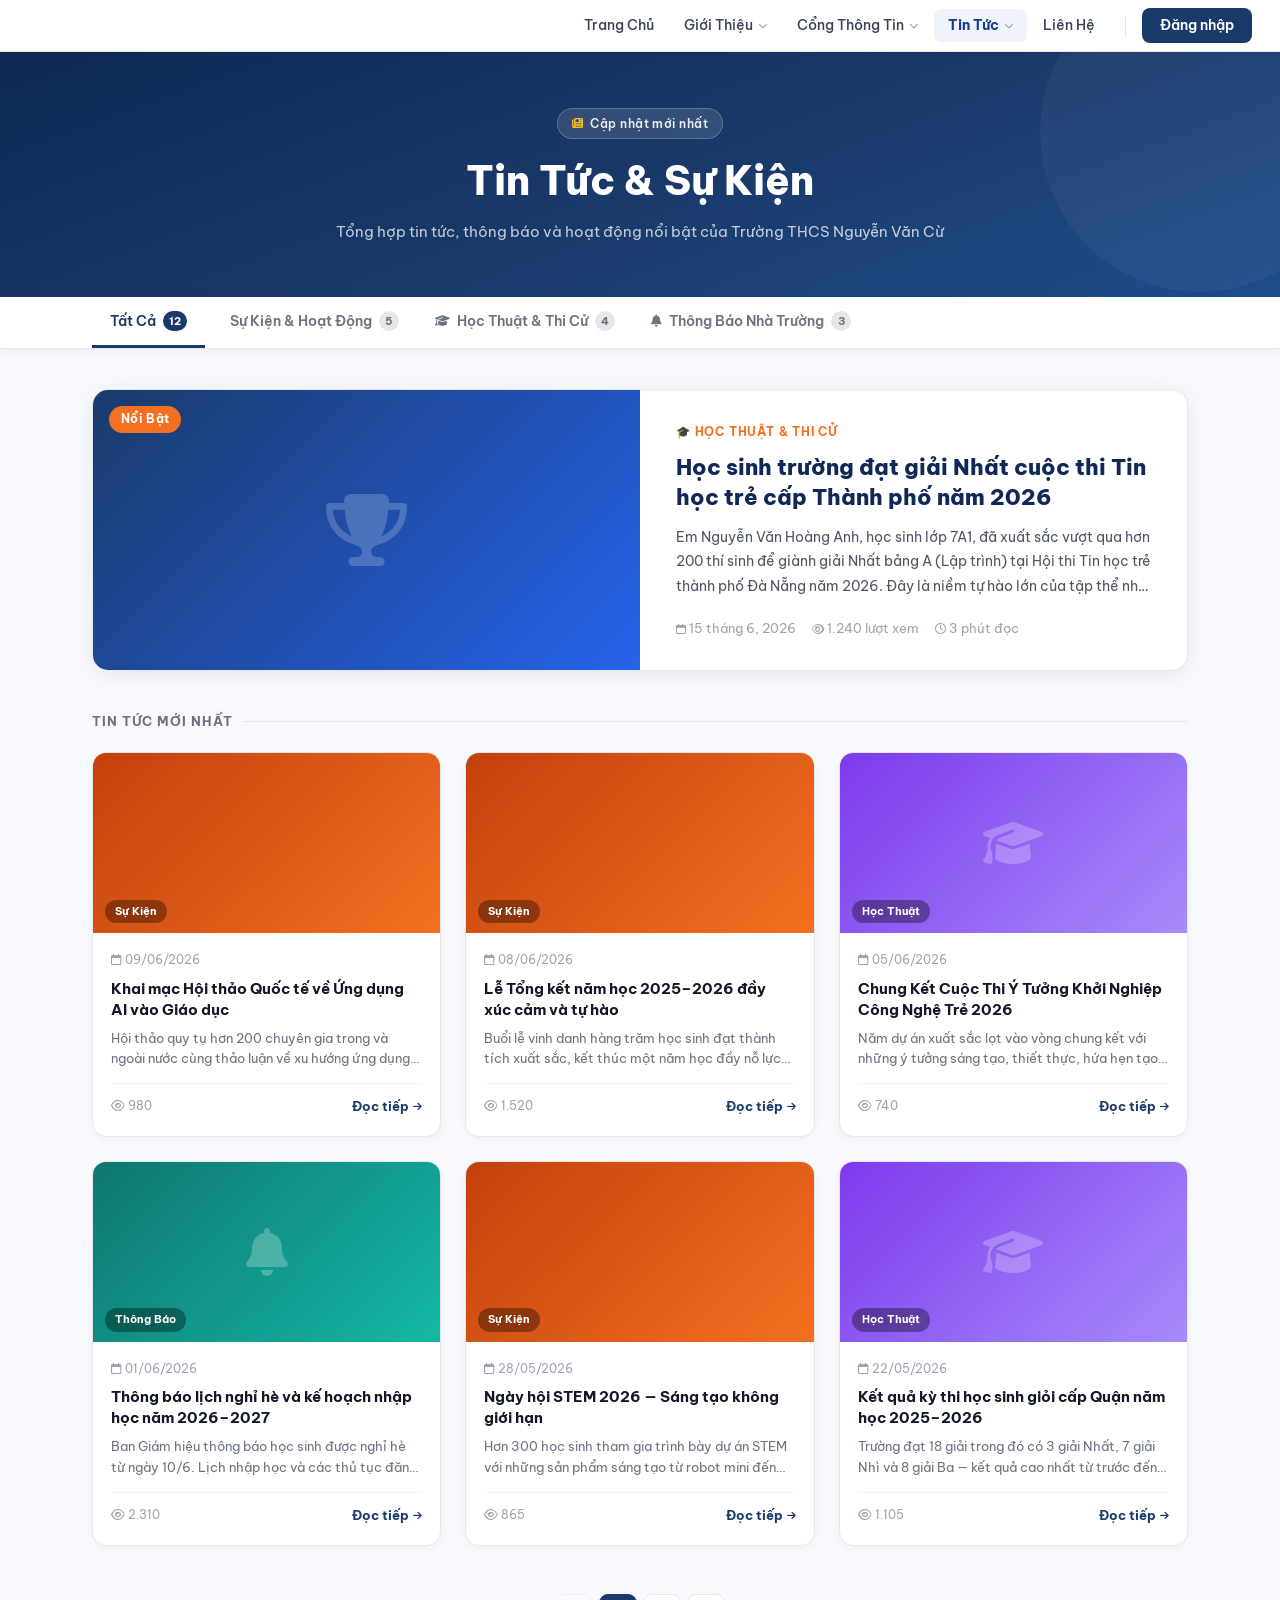
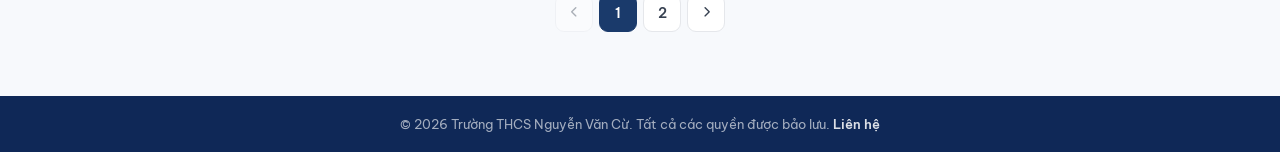
<file: news.html>
<!DOCTYPE html>
<html lang="vi">
<head>
  <meta charset="UTF-8" />
  <meta name="viewport" content="width=device-width, initial-scale=1.0" />
  <meta name="description" content="Tin tức, sự kiện và thông báo từ Trường THCS Nguyễn Văn Cừ" />
  <title>Tin Tức — Trường THCS Nguyễn Văn Cừ</title>
  <link rel="preconnect" href="https://fonts.googleapis.com" />
  <link rel="preconnect" href="https://fonts.gstatic.com" crossorigin />
  <link href="https://fonts.googleapis.com/css2?family=Be+Vietnam+Pro:ital,wght@0,400;0,500;0,600;0,700;0,800;1,400&display=swap" rel="stylesheet" />
  <link rel="stylesheet" href="https://cdnjs.cloudflare.com/ajax/libs/font-awesome/6.5.0/css/all.min.css" crossorigin="anonymous" />
  <script src="src/shared/data/spms-seed-data.js"></script>
  <script src="src/shared/data/spms-database.js"></script>
  <script src="src/shared/components/layout/shared-header.js"></script>
  <script src="src/shared/components/layout/shared-footer.js"></script>
  <script src="src/shared/components/common/modal-manager.js"></script>
  <script src="src/shared/helpers/logout-confirm.js"></script>
  <script src="src/shared/helpers/change-password.js"></script>
  <link rel="stylesheet" href="styles/components/change-password.css" />
  <link rel="stylesheet" href="styles/components/button.css" />
  <link rel="stylesheet" href="styles/components/logout-confirm.css" />
  <link rel="stylesheet" href="styles/components/toast.css" />
  <link rel="stylesheet" href="styles/pages/news-page.css" />
</head>
<body>
<a class="skip-link" href="#main-content">Bỏ qua điều hướng</a>
<header id="sharedHeaderMount"></header>
<main id="main-content">

<!-- HERO -->
<section class="news-hero">
  <div class="news-hero__inner">
    <div class="news-hero__badge"><i class="fas fa-newspaper"></i> Cập nhật mới nhất</div>
    <h1 class="news-hero__title">Tin Tức &amp; Sự Kiện</h1>
    <p class="news-hero__desc">Tổng hợp tin tức, thông báo và hoạt động nổi bật của Trường THCS Nguyễn Văn Cừ</p>
  </div>
</section>

<!-- FILTER -->
<div class="news-filter" role="navigation" aria-label="Lọc danh mục tin tức">
  <div class="news-filter__inner">
    <button class="news-filter__btn active" data-cat="all" onclick="filterNews('all',this)">
      Tất Cả <span class="news-filter__count">12</span>
    </button>
    <button class="news-filter__btn" data-cat="event" onclick="filterNews('event',this)">
      <i class="fas fa-calendar-star" style="font-size:12px;"></i> Sự Kiện &amp; Hoạt Động <span class="news-filter__count">5</span>
    </button>
    <button class="news-filter__btn" data-cat="academic" onclick="filterNews('academic',this)">
      <i class="fas fa-graduation-cap" style="font-size:12px;"></i> Học Thuật &amp; Thi Cử <span class="news-filter__count">4</span>
    </button>
    <button class="news-filter__btn" data-cat="notice" onclick="filterNews('notice',this)">
      <i class="fas fa-bell" style="font-size:12px;"></i> Thông Báo Nhà Trường <span class="news-filter__count">3</span>
    </button>
  </div>
</div>

<!-- BODY -->
<div class="news-body">
<div class="news-container">

  <!-- Bài nổi bật -->
  <div class="news-featured" id="newsFeatured">
    <div class="news-featured__card" role="article">
      <div class="news-featured__thumb">
        <i class="news-featured__thumb-icon fas fa-trophy"></i>
        <span class="news-featured__badge-featured">Nổi Bật</span>
      </div>
      <div class="news-featured__body">
        <div class="news-featured__cat">🎓 Học Thuật &amp; Thi Cử</div>
        <h2 class="news-featured__title">
          <a href="#">Học sinh trường đạt giải Nhất cuộc thi Tin học trẻ cấp Thành phố năm 2026</a>
        </h2>
        <p class="news-featured__excerpt">
          Em Nguyễn Văn Hoàng Anh, học sinh lớp 7A1, đã xuất sắc vượt qua hơn 200 thí sinh
          để giành giải Nhất bảng A (Lập trình) tại Hội thi Tin học trẻ thành phố Đà Nẵng
          năm 2026. Đây là niềm tự hào lớn của tập thể nhà trường.
        </p>
        <div class="news-featured__meta">
          <span><i class="far fa-calendar"></i> 15 tháng 6, 2026</span>
          <span><i class="far fa-eye"></i> 1.240 lượt xem</span>
          <span><i class="far fa-clock"></i> 3 phút đọc</span>
        </div>
      </div>
    </div>
  </div>

  <!-- Grid tin tức -->
  <div class="news-section-title">Tin Tức Mới Nhất</div>
  <div class="news-grid" id="newsGrid"></div>

  <!-- Empty state -->
  <div class="news-empty" id="newsEmpty" style="display:none;">
    <div class="news-empty__icon"><i class="fas fa-newspaper"></i></div>
    <div class="news-empty__title">Chưa có tin tức trong danh mục này</div>
    <div class="news-empty__desc">Vui lòng chọn danh mục khác hoặc quay lại sau.</div>
  </div>

  <!-- Pagination -->
  <div class="news-pagination" id="newsPagination" role="navigation" aria-label="Phân trang"></div>

</div>
</div>

</main>
<div id="sharedFooterMount"></div>

<script src="src/shared/components/common/Toast.js"></script>
<script>
/* ── Dữ liệu bài viết demo ── */
const NEWS_DATA = [
  { id:1,  cat:'event',    title:'Khai mạc Hội thảo Quốc tế về Ứng dụng AI vào Giáo dục',           date:'09/06/2026', views:980,  read:4, excerpt:'Hội thảo quy tụ hơn 200 chuyên gia trong và ngoài nước cùng thảo luận về xu hướng ứng dụng trí tuệ nhân tạo trong môi trường học đường hiện đại.' },
  { id:2,  cat:'event',    title:'Lễ Tổng kết năm học 2025–2026 đầy xúc cảm và tự hào',             date:'08/06/2026', views:1520, read:3, excerpt:'Buổi lễ vinh danh hàng trăm học sinh đạt thành tích xuất sắc, kết thúc một năm học đầy nỗ lực và kết quả ấn tượng của tập thể thầy và trò.' },
  { id:3,  cat:'academic', title:'Chung Kết Cuộc Thi Ý Tưởng Khởi Nghiệp Công Nghệ Trẻ 2026',       date:'05/06/2026', views:740,  read:5, excerpt:'Năm dự án xuất sắc lọt vào vòng chung kết với những ý tưởng sáng tạo, thiết thực, hứa hẹn tạo ra tác động tích cực cho cộng đồng địa phương.' },
  { id:4,  cat:'notice',   title:'Thông báo lịch nghỉ hè và kế hoạch nhập học năm 2026–2027',        date:'01/06/2026', views:2310, read:2, excerpt:'Ban Giám hiệu thông báo học sinh được nghỉ hè từ ngày 10/6. Lịch nhập học và các thủ tục đăng ký năm học mới sẽ được công bố vào đầu tháng 8.' },
  { id:5,  cat:'event',    title:'Ngày hội STEM 2026 — Sáng tạo không giới hạn',                    date:'28/05/2026', views:865,  read:4, excerpt:'Hơn 300 học sinh tham gia trình bày dự án STEM với những sản phẩm sáng tạo từ robot mini đến ứng dụng bảo vệ môi trường, thu hút sự chú ý của toàn trường.' },
  { id:6,  cat:'academic', title:'Kết quả kỳ thi học sinh giỏi cấp Quận năm học 2025–2026',          date:'22/05/2026', views:1105, read:3, excerpt:'Trường đạt 18 giải trong đó có 3 giải Nhất, 7 giải Nhì và 8 giải Ba — kết quả cao nhất từ trước đến nay tại kỳ thi học sinh giỏi cấp quận.' },
  { id:7,  cat:'notice',   title:'Cập nhật quy định sử dụng hệ thống SPMS cho phụ huynh',           date:'18/05/2026', views:987,  read:2, excerpt:'Phụ huynh có thể theo dõi điểm số, lịch học, thành tích và liên lạc với giáo viên chủ nhiệm trực tiếp qua hệ thống SPMS được cập nhật toàn diện.' },
  { id:8,  cat:'event',    title:'Cuộc thi Văn nghệ chào mừng 20/11 — Sân khấu rực rỡ sắc màu',     date:'20/11/2025', views:654,  read:3, excerpt:'Chương trình văn nghệ với hơn 20 tiết mục đặc sắc được biểu diễn bởi học sinh và giáo viên nhân ngày Nhà giáo Việt Nam.' },
  { id:9,  cat:'academic', title:'Hướng dẫn ôn tập thi cuối kỳ I năm học 2025–2026',                date:'10/11/2025', views:1890, read:6, excerpt:'Ban Đào tạo công bố đề cương và lịch ôn tập chi tiết cho tất cả các môn học nhằm giúp học sinh chuẩn bị tốt nhất cho kỳ thi cuối học kỳ I.' },
  { id:10, cat:'event',    title:'Chuyến tham quan học tập tại Khu Công nghệ cao Đà Nẵng',           date:'05/11/2025', views:723,  read:4, excerpt:'Học sinh khối 8 và 9 có cơ hội trải nghiệm môi trường công nghệ hiện đại, gặp gỡ các kỹ sư và nhà khoa học trẻ tại Khu Công nghệ cao thành phố.' },
  { id:11, cat:'academic', title:'Trường vinh dự nhận bằng khen của Bộ Giáo dục và Đào tạo',         date:'01/11/2025', views:1340, read:2, excerpt:'Nhà trường được Bộ GD&ĐT trao bằng khen về thành tích xuất sắc trong phong trào thi đua dạy tốt học tốt và đổi mới sáng tạo năm 2025.' },
  { id:12, cat:'notice',   title:'Thông báo về chính sách học phí và hỗ trợ học bổng năm học mới',   date:'15/08/2025', views:2540, read:3, excerpt:'Nhà trường thông báo mức học phí và các chính sách miễn giảm, học bổng dành cho học sinh có hoàn cảnh khó khăn và học sinh xuất sắc năm học 2025–2026.' },
];

const ITEMS_PER_PAGE = 6;
let currentCat  = 'all';
let currentPage = 1;

function getCatLabel(cat) {
  const map = { event:'Sự Kiện', academic:'Học Thuật', notice:'Thông Báo' };
  return map[cat] || cat;
}
function getCatThumb(cat) {
  const map = { event:'news-card__thumb--event', academic:'news-card__thumb--academic', notice:'news-card__thumb--notice' };
  return map[cat] || 'news-card__thumb--default';
}
function getCatIcon(cat) {
  const map = { event:'fa-calendar-star', academic:'fa-graduation-cap', notice:'fa-bell' };
  return map[cat] || 'fa-newspaper';
}

function filterNews(cat, btn) {
  currentCat  = cat;
  currentPage = 1;

  document.querySelectorAll('.news-filter__btn').forEach(b => b.classList.remove('active'));
  if (btn) btn.classList.add('active');

  const feat = document.getElementById('newsFeatured');
  if (feat) feat.style.display = (cat === 'all') ? '' : 'none';

  renderGrid();
  renderPagination();
}

function renderGrid() {
  const grid  = document.getElementById('newsGrid');
  const empty = document.getElementById('newsEmpty');
  if (!grid) return;

  const filtered = currentCat === 'all'
    ? NEWS_DATA
    : NEWS_DATA.filter(n => n.cat === currentCat);

  const start = (currentPage - 1) * ITEMS_PER_PAGE;
  const page  = filtered.slice(start, start + ITEMS_PER_PAGE);

  if (!filtered.length) {
    grid.innerHTML = '';
    if (empty) empty.style.display = '';
    return;
  }
  if (empty) empty.style.display = 'none';

  grid.innerHTML = page.map(n => `
    <article class="news-card" tabindex="0" role="button"
             aria-label="Đọc bài: ${n.title}"
             onclick="window.location='news-detail.html?id=${n.id}'"
             onkeydown="if(event.key==='Enter'||event.key===' ')window.location='news-detail.html?id=${n.id}'">
      <div class="news-card__thumb ${getCatThumb(n.cat)}">
        <i class="news-card__thumb-icon fas ${getCatIcon(n.cat)}"></i>
        <span class="news-card__cat-badge">${getCatLabel(n.cat)}</span>
      </div>
      <div class="news-card__body">
        <time class="news-card__date" datetime="${n.date}">
          <i class="far fa-calendar" style="margin-right:4px;"></i>${n.date}
        </time>
        <h3 class="news-card__title">${n.title}</h3>
        <p class="news-card__excerpt">${n.excerpt}</p>
        <div class="news-card__footer">
          <span><i class="far fa-eye" style="margin-right:3px;"></i>${n.views.toLocaleString('vi-VN')}</span>
          <span class="news-card__read-more">
            Đọc tiếp <i class="fas fa-arrow-right" style="font-size:10px;"></i>
          </span>
        </div>
      </div>
    </article>
  `).join('');
}

function renderPagination() {
  const wrap = document.getElementById('newsPagination');
  if (!wrap) return;

  const filtered = currentCat === 'all' ? NEWS_DATA : NEWS_DATA.filter(n => n.cat === currentCat);
  const total    = Math.ceil(filtered.length / ITEMS_PER_PAGE);

  if (total <= 1) { wrap.innerHTML = ''; return; }

  let html = `
    <button class="news-page-btn" onclick="goPage(${currentPage-1})"
            ${currentPage===1?'disabled':''} aria-label="Trang trước">
      <i class="fas fa-chevron-left" style="font-size:11px;"></i>
    </button>`;

  for (let i = 1; i <= total; i++) {
    html += `<button class="news-page-btn ${i===currentPage?'active':''}"
                     onclick="goPage(${i})" aria-label="Trang ${i}"
                     aria-current="${i===currentPage?'page':'false'}">${i}</button>`;
  }

  html += `
    <button class="news-page-btn" onclick="goPage(${currentPage+1})"
            ${currentPage===total?'disabled':''} aria-label="Trang tiếp">
      <i class="fas fa-chevron-right" style="font-size:11px;"></i>
    </button>`;

  wrap.innerHTML = html;
}

function goPage(page) {
  const filtered = currentCat === 'all' ? NEWS_DATA : NEWS_DATA.filter(n => n.cat === currentCat);
  const total    = Math.ceil(filtered.length / ITEMS_PER_PAGE);
  if (page < 1 || page > total) return;
  currentPage = page;
  renderGrid();
  renderPagination();
  document.querySelector('.news-body')?.scrollIntoView({ behavior:'smooth', block:'start' });
}

/* Init — đọc ?cat= từ URL */
(function init() {
  const params = new URLSearchParams(window.location.search);
  const cat = params.get('cat');
  if (cat && ['event','academic','notice'].includes(cat)) {
    const btn = document.querySelector(`[data-cat="${cat}"]`);
    filterNews(cat, btn);
  } else {
    renderGrid();
    renderPagination();
  }
})();
</script>
</body>
</html>
</file>
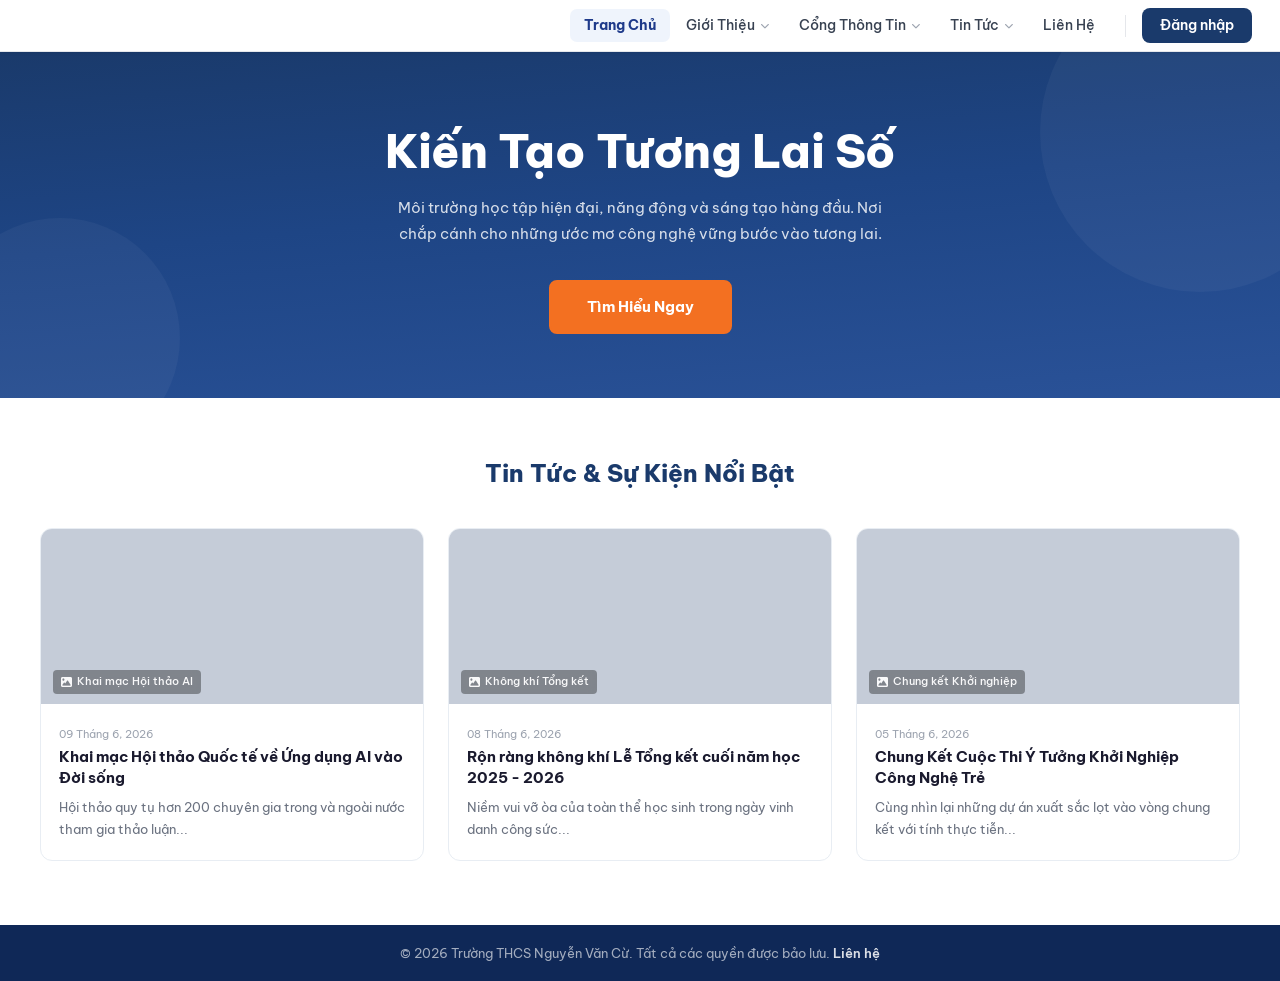
<file: parents.html>
<!DOCTYPE html>
<html lang="vi">
<head>
  <meta charset="UTF-8" />
  <meta name="viewport" content="width=device-width, initial-scale=1.0" />
  <title>Phụ Huynh — Hệ Thống Đào Tạo</title>
  <link rel="preconnect" href="https://fonts.googleapis.com" />
  <link rel="preconnect" href="https://fonts.gstatic.com" crossorigin />
  <link href="https://fonts.googleapis.com/css2?family=Be+Vietnam+Pro:wght@400;500;600;700;800&display=swap" rel="stylesheet" />
  <link rel="stylesheet" href="https://cdnjs.cloudflare.com/ajax/libs/font-awesome/6.5.0/css/all.min.css" crossorigin="anonymous" />
  <link rel="stylesheet" href="styles/main.css" />
  <link rel="stylesheet" href="styles/pages/student-page.css" />
  <link rel="stylesheet" href="styles/pages/parents-page.css" />
  <script src="src/shared/data/spms-seed-data.js"></script>
  <script src="src/shared/data/spms-database.js"></script>
  <script src="src/shared/data/spms-selectors.js"></script>
  <script src="src/shared/components/layout/shared-header.js"></script>
  <script src="src/shared/components/layout/shared-footer.js"></script>
  <script src="src/shared/components/common/modal-manager.js"></script>
  <style>
    /* ── Profile Screen — thay thế overlay/dialog cũ ── */
    .profile-screen {
      width: 100%;
      min-height: calc(100vh - 52px);
      background: #f4f6f9;
    }

    .profile-screen__inner {
      padding: var(--space-5) 28px var(--space-10);
    }

    /* Override lại các style cũ của dialog để phù hợp màn hình */
    .profile-screen .profile-modal__stripe {
      display: none;
    }

    .profile-screen .profile-modal__header {
      display: flex;
      align-items: center;
      gap: 16px;
      padding: 20px 0 16px;
      border-bottom: 1px solid #e5e7eb;
      margin-bottom: 20px;
      flex-wrap: wrap;
    }

    .profile-screen .profile-modal__avatar {
      width: 52px;
      height: 52px;
      border-radius: 50%;
      background: #1a3a6b;
      display: flex;
      align-items: center;
      justify-content: center;
      color: #fff;
      font-size: 22px;
      flex-shrink: 0;
    }
    .profile-screen .profile-modal__avatar.profile-modal__avatar--orange {
      background: #f37021;
    }

    .profile-screen .profile-modal__title-group {
      flex: 1;
      min-width: 0;
    }

    .profile-screen .profile-modal__tabs {
      display: flex;
      gap: 4px;
      flex-wrap: wrap;
      background: #fff;
      border: 1px solid #e5e7eb;
      border-radius: 10px;
      padding: 6px;
      margin-bottom: 20px;
    }

    .profile-screen .profile-modal__tab {
      flex: 1;
      min-width: 100px;
      padding: 9px 12px;
      border: none;
      border-radius: 7px;
      background: transparent;
      color: #6b7280;
      font-size: 13px;
      font-weight: 500;
      font-family: inherit;
      cursor: pointer;
      transition: all 0.15s;
      display: flex;
      align-items: center;
      justify-content: center;
      gap: 6px;
      white-space: nowrap;
    }
    .profile-screen .profile-modal__tab:hover {
      background: #f3f6fb;
      color: #1a3a6b;
    }
    .profile-screen .profile-modal__tab.active {
      background: #1a3a6b;
      color: #fff;
      font-weight: 700;
    }

    .profile-screen .profile-modal__body {
      background: #fff;
      border: 1px solid #e5e7eb;
      border-radius: 12px;
      padding: 28px;
      min-height: 400px;
    }

    .profile-screen .profile-modal__panel {
      display: none;
    }
    .profile-screen .profile-modal__panel.active {
      display: block;
    }

    .profile-screen .profile-modal__footer {
      display: flex;
      align-items: center;
      justify-content: flex-end;
      gap: 10px;
      padding: 16px 0 0;
      margin-top: 16px;
    }

    /* Responsive */
    @media (max-width: 768px) {
      .profile-screen__inner { padding: var(--space-4) var(--space-4) var(--space-8); }
      .profile-screen .profile-modal__tab { font-size: 12px; padding: 8px 8px; min-width: 80px; }
      .profile-screen .profile-modal__body { padding: 16px; }
      .profile-screen .profile-modal__header { gap: 10px; }
    }
  </style>
</head>
<body>
<div class="portal-wrapper">
<header id="sharedHeaderMount"></header>

<main class="main-content" id="mainContent" role="main">
  <div class="content-inner">
    <div class="breadcrumb"><a href="parents.html">Phụ huynh</a><span class="sep">›</span><span class="current">Sổ Liên Lạc</span></div>
    <h1 class="page-title">Sổ Liên Lạc</h1>
    <p class="page-subtitle">Tài khoản phụ huynh: <strong id="parentAccountName">-</strong> — Danh sách học sinh đang bảo hộ trong nhà trường.</p>
    <div class="title-divider"></div>

    <section class="children-list" aria-label="Danh sách con em">
      <div id="childCards" class="children-list__stack"></div>
    </section>
  </div>
</main>

<!-- ===== MÀN HÌNH THÔNG TIN TÀI KHOẢN PHỤ HUYNH ===== -->
<section class="parent-account-screen" id="parentAccountScreen" aria-labelledby="parentAccountTitle" style="display:none;">
  <div class="parent-account-screen__inner">
    <nav class="breadcrumb" aria-label="Điều hướng trang">
      <a href="parents.html">Phụ huynh</a><span class="sep">›</span>
      <span class="current">Thông tin tài khoản</span>
    </nav>

    <div class="parent-account-heading">
      <div class="parent-account-avatar" id="parentAccountAvatar">NH</div>
      <div>
        <h1 class="page-title" id="parentAccountTitle">Thông tin tài khoản</h1>
        <p class="page-subtitle">Xem thông tin cá nhân và tài khoản phụ huynh của bạn.</p>
      </div>
    </div>

    <div class="parent-account-layout">
      <div class="parent-account-main">
        <article class="parent-account-card">
          <div class="parent-account-card__title"><i class="fas fa-user"></i> Thông tin cá nhân</div>
          <div class="parent-account-fields">
            <div class="parent-account-field"><span>Họ và tên</span><strong id="paFullName">—</strong></div>
            <div class="parent-account-field"><span>Số điện thoại</span><strong id="paPhone">—</strong></div>
            <div class="parent-account-field"><span>Email</span><strong id="paEmail">—</strong></div>
            <div class="parent-account-field"><span>Quan hệ với học sinh</span><strong id="paRelationship">—</strong></div>
          </div>
        </article>

        <article class="parent-account-card">
          <div class="parent-account-card__title"><i class="fas fa-shield-alt"></i> Thông tin đăng nhập</div>
          <div class="parent-account-fields">
            <div class="parent-account-field"><span>Tên đăng nhập</span><strong id="paUsername">—</strong></div>
            <div class="parent-account-field"><span>Vai trò</span><strong id="paRole">Phụ huynh</strong></div>
            <div class="parent-account-field"><span>Trạng thái</span><strong><span class="parent-account-status"><i class="fas fa-circle-check"></i> Đang hoạt động</span></strong></div>
            <div class="parent-account-field"><span>Bảo mật</span><button type="button" class="parent-account-password-btn" onclick="window.SPMSChangePassword.open()"><i class="fas fa-key"></i> Đổi mật khẩu</button></div>
          </div>
        </article>
      </div>

      <aside class="parent-account-card parent-account-linked">
        <div class="parent-account-card__title"><i class="fas fa-user-graduate"></i> Học sinh được liên kết</div>
        <p class="parent-account-linked__desc">Các hồ sơ học sinh mà tài khoản của bạn đang bảo hộ.</p>
        <div id="paLinkedStudents"></div>
      </aside>
    </div>
  </div>
</section>


<!-- ===== MÀN HÌNH CHI TIẾT HỒ SƠ HỌC SINH ===== -->
<div class="profile-screen" id="profileModalOverlay" role="region" aria-labelledby="profileModalName" style="display:none;">
  <div class="profile-screen__inner" id="profileModalDialog">

    <!-- Breadcrumb -->
    <nav class="breadcrumb" aria-label="Điều hướng trang">
      <a href="parents.html">Phụ huynh</a>
      <span class="sep">›</span>
      <a href="#" onclick="closeProfileModal(); return false;">Sổ Liên Lạc</a>
      <span class="sep">›</span>
      <span class="current" id="profileScreenBreadcrumb">Hồ Sơ Học Sinh</span>
    </nav>

    <!-- Stripe màu theo accent -->
    <div class="profile-modal__stripe" id="profileModalStripe"></div>

    <!-- Header -->
    <div class="profile-modal__header">
      <div class="profile-modal__avatar" id="profileModalAvatar" aria-hidden="true">
        <i class="far fa-user"></i>
      </div>
      <div class="profile-modal__title-group">
        <div class="profile-modal__label">Hồ Sơ Học Sinh</div>
        <h2 class="profile-modal__name" id="profileModalName">—</h2>
        <div class="profile-modal__code" id="profileModalCode">—</div>
      </div>
      <span class="profile-modal__status-badge" id="profileModalStatus">
        <i class="fas fa-circle" style="font-size:7px;"></i>
        <span id="profileModalStatusText">Đang học tập</span>
      </span>
    </div>

    <!-- Tabs -->
    <div class="profile-modal__tabs" role="tablist" aria-label="Thông Tin Học Sinh">
      <button class="profile-modal__tab active" role="tab" aria-selected="true"  data-tab="profile"    id="tab-profile">
        <i class="fas fa-id-card"></i> Hồ Sơ Cá Nhân
      </button>
      <button class="profile-modal__tab"        role="tab" aria-selected="false" data-tab="grades"     id="tab-grades">
        <i class="fas fa-star-half-alt"></i> Bảng Điểm
      </button>
      <button class="profile-modal__tab"        role="tab" aria-selected="false" data-tab="attendance" id="tab-attendance">
        <i class="fas fa-calendar-check"></i> Chuyên Cần
      </button>
      <button class="profile-modal__tab"        role="tab" aria-selected="false" data-tab="capability" id="tab-capability">
        <i class="fas fa-award"></i> Năng Lực
      </button>
      <button class="profile-modal__tab"        role="tab" aria-selected="false" data-tab="timetable"  id="tab-timetable">
        <i class="fas fa-calendar-alt"></i> Thời Khóa Biểu
      </button>
      <button class="profile-modal__tab"        role="tab" aria-selected="false" data-tab="exams"      id="tab-exams">
        <i class="fas fa-pen-alt"></i> Lịch Thi
      </button>
    </div>

    <!-- Body -->
    <div class="profile-modal__body">

      <!-- TAB 1: HỒ SƠ CÁ NHÂN -->
      <div class="profile-modal__panel active" id="panel-profile" role="tabpanel" aria-labelledby="tab-profile">
        <div class="pm-section">
          <div class="pm-section__title"><i class="fas fa-user-graduate" style="margin-right:6px;"></i>Thông Tin Cơ Bản</div>
          <div class="pm-info-grid" id="pmBasicInfo"></div>
        </div>
        <div class="pm-section">
          <div class="pm-section__title"><i class="fas fa-school" style="margin-right:6px;"></i>Thông tin lớp học</div>
          <div class="pm-info-grid" id="pmClassInfo"></div>
        </div>
        <div class="pm-section">
          <div class="pm-section__title"><i class="fas fa-users" style="margin-right:6px;"></i>Thông tin giám hộ</div>
          <div id="pmGuardianInfo"></div>
        </div>
      </div>

      <!-- TAB 2: BẢNG ĐIỂM -->
      <div class="profile-modal__panel" id="panel-grades" role="tabpanel" aria-labelledby="tab-grades">
        <div class="pm-grade-summary" id="pmGradeSummary"></div>
        <div class="pm-section">
          <div class="pm-section__title"><i class="fas fa-table" style="margin-right:6px;"></i>Bảng điểm học kỳ</div>
          <div class="pm-grade-table-wrap">
            <table class="pm-grade-table" aria-label="Bảng điểm học kỳ">
              <thead>
                <tr>
                  <th style="width:28%">Môn học</th>
                  <th style="width:18%">ĐTB miệng</th>
                  <th style="width:18%">ĐTB 15 phút</th>
                  <th style="width:18%">ĐTB 1 tiết</th>
                  <th style="width:18%">ĐTB môn</th>
                </tr>
              </thead>
              <tbody id="pmGradeRows"></tbody>
            </table>
          </div>
          <div class="pm-teacher-comment" id="pmTeacherComment"></div>
        </div>
      </div>

      <!-- TAB 3: CHUYÊN CẦN -->
      <div class="profile-modal__panel" id="panel-attendance" role="tabpanel" aria-labelledby="tab-attendance">
        <div class="pm-attendance-stats" id="pmAttStats"></div>
        <div class="pm-section">
          <div class="pm-section__title"><i class="fas fa-list-alt" style="margin-right:6px;"></i>Chi tiết điểm danh tháng này</div>
          <div class="pm-att-table-wrap">
            <table class="pm-att-table" aria-label="Chi tiết điểm danh">
              <thead>
                <tr>
                  <th style="width:14%">Ngày</th>
                  <th style="width:22%">Thứ</th>
                  <th style="width:18%">Buổi sáng</th>
                  <th style="width:18%">Buổi chiều</th>
                  <th>Ghi chú</th>
                </tr>
              </thead>
              <tbody id="pmAttRows"></tbody>
            </table>
          </div>
        </div>
      </div>

      <!-- TAB 4: HỒ SƠ NĂNG LỰC -->
      <div class="profile-modal__panel" id="panel-capability" role="tabpanel" aria-labelledby="tab-capability">

        <!-- SECTION 1: Thông Tin Cá Nhân & Lý Lịch -->
        <div class="pm-section">
          <div class="pm-section__title">Thông Tin Cá Nhân &amp; Lý Lịch</div>
          <div class="pm-cap-row">
            <div class="pm-cap-row__left">
              <div class="pm-cap-identity" id="pmCapIdentity"></div>
              <div class="pm-info-grid pm-info-grid--cap" id="pmCapPersonalInfo"></div>
              <div class="pm-field__label" style="margin-top:10px;">Địa chỉ thường trú</div>
              <div class="pm-field__value" id="pmCapAddress"></div>
            </div>
            <div class="pm-cap-row__right" id="pmCapPersonalRight" style="display:none;"></div>
          </div>
        </div>

        <!-- SECTION 2: Thành Tích & Giải Thưởng -->
        <div class="pm-section">
          <div class="pm-section__title">Thành Tích &amp; Giải Thưởng</div>
          <div class="pm-cap-row">
            <div class="pm-cap-row__left">
              <div class="pm-cap-field" id="pmCapAchievement"></div>
            </div>
            <div class="pm-cap-row__right">
              <div class="pm-cap-evidence pm-cap-evidence--yellow">
                <div class="pm-cap-evidence__title">Tệp minh chứng (Bằng khen / Giấy chứng nhận)</div>
                <div class="pm-cap-evidence__files" id="pmCapAchievementFiles"></div>
              </div>
            </div>
          </div>
        </div>

        <!-- SECTION 3: Hoạt Động Ngoại Khóa & Sự Kiện -->
        <div class="pm-section">
          <div class="pm-section__title">Hoạt Động Ngoại Khóa &amp; Sự Kiện</div>
          <div class="pm-cap-row">
            <div class="pm-cap-row__left">
              <div class="pm-cap-field" id="pmCapActivity"></div>
            </div>
            <div class="pm-cap-row__right">
              <div class="pm-cap-evidence pm-cap-evidence--blue">
                <div class="pm-cap-evidence__title">Minh chứng hoạt động</div>
                <div class="pm-cap-evidence__files" id="pmCapActivityFiles"></div>
              </div>
            </div>
          </div>
        </div>

        <!-- SECTION 4: Chứng Chỉ Học Thuật & Kỹ Năng -->
        <div class="pm-section">
          <div class="pm-section__title">Chứng Chỉ Học Thuật &amp; Kỹ Năng</div>
          <div class="pm-cap-row">
            <div class="pm-cap-row__left">
              <div class="pm-cap-field" id="pmCapCertificate"></div>
              <div style="margin-top:12px;" id="pmCapSkillWrap">
                <div class="pm-field__label" style="margin-bottom:6px;">Kỹ năng &amp; năng lực mềm</div>
                <div class="pm-cap-field" id="pmCapSkill"></div>
              </div>
            </div>
            <div class="pm-cap-row__right">
              <div class="pm-cap-evidence pm-cap-evidence--green">
                <div class="pm-cap-evidence__title">Bản sao chứng chỉ</div>
                <div class="pm-cap-evidence__files" id="pmCapCertificateFiles"></div>
              </div>
            </div>
          </div>
        </div>

        <!-- SECTION 5: Mục Tiêu & Định Hướng -->
        <div class="pm-section">
          <div class="pm-section__title">Mục Tiêu &amp; Định Hướng Phát Triển</div>
          <div class="pm-cap-goals" id="pmCapGoals"></div>
        </div>

        <!-- SECTION 6: Cá Tính & Phương Pháp Học -->
        <div class="pm-section" style="margin-bottom:0;">
          <div class="pm-section__title">Cá Tính &amp; Phương Pháp Học</div>
          <div class="pm-info-grid" id="pmCapPersonality"></div>
        </div>

      </div>

      <!-- TAB 5: THỜI KHÓA BIỂU -->
      <div class="profile-modal__panel" id="panel-timetable" role="tabpanel" aria-labelledby="tab-timetable">
        <div class="pm-section">
          <div class="pm-tkb-meta" id="pmTkbMeta"></div>
          <div class="pm-note-bar" id="pmTkbNote"></div>
          <div class="pm-tkb-wrap">
            <table class="pm-tkb-table" id="pmTkbTable" aria-label="Thời khóa biểu">
              <thead>
                <tr>
                  <th class="pm-tkb-session-col">BUỔI / TIẾT</th>
                  <th>THỨ HAI</th><th>THỨ BA</th><th>THỨ TƯ</th>
                  <th>THỨ NĂM</th><th>THỨ SÁU</th><th>THỨ BẢY</th>
                </tr>
              </thead>
              <tbody id="pmTkbBody"></tbody>
            </table>
          </div>
        </div>
      </div>

      <!-- TAB 6: LỊCH THI -->
      <div class="profile-modal__panel" id="panel-exams" role="tabpanel" aria-labelledby="tab-exams">
        <div class="pm-section">
          <div class="pm-section__title" id="pmExamTitle"><i class="fas fa-pen-alt" style="margin-right:6px;"></i>Lịch Thi Học Kỳ</div>
          <div id="pmExamContent"></div>
        </div>
      </div>

    </div><!-- /.profile-modal__body -->

    <!-- Footer -->
    <div class="profile-modal__footer">
      <button class="btn btn--with-icon btn-ghost btn-sm" id="profileModalContactBtn" type="button">
        <i class="far fa-envelope"></i> Liên hệ giáo viên
      </button>
    </div>

  </div><!-- /.profile-screen__inner -->
</div><!-- /.profile-screen -->
</div>

<div id="sharedFooterMount"></div>

<script src="src/shared/helpers/user-menu.js"></script>
<script src="src/shared/helpers/logout-confirm.js"></script>
<script src="src/shared/helpers/change-password.js"></script>
<script src="src/shared/components/common/Toast.js"></script>
<script>
  const childrenProfiles = [
    {
      fullName: 'Nguyễn Hải Nam',
      studentCode: 'HS-2627-0601',
      birthDate: '14/03/2012',
      gender: 'Nam',
      ethnicity: 'Kinh',
      placeOfBirth: 'Hà Nội',
      permanentAddress: '12 Nguyễn Trãi, Thanh Xuân, Hà Nội',
      className: '9A1 (Cấp THCS)',
      grade: 'Khối 9',
      schoolYear: '2026 – 2027',
      enrollYear: '2022',
      homeroomTeacher: 'Thầy Nguyễn Đình Tiến',
      guardianRole: 'Cha ruột',
      guardianName: 'Nguyễn Văn Hùng',
      guardianPhone: '0912345678',
      status: 'Đang học tập',
      accent: 'blue',
      capability: {
        achievement:     '- Giải Ba cuộc thi Toán tuổi thơ cấp Quận, năm 2025.\n- Học sinh Tiên tiến năm học 2024 – 2025.',
        achievementFiles: [
          { name: 'Giay_Khen_Toan_Tuoi_Tho_2025.pdf', type: 'pdf' },
          { name: 'HocSinhTienTien_2024-2025.pdf',     type: 'pdf' },
        ],
        activity:        '- Thành viên CLB Bóng đá trường THCS Nguyễn Trãi.\n- Tham gia chương trình "Ngày hội STEM" do Phòng GD&ĐT tổ chức.',
        activityFiles: [
          { name: 'Minh_chung_CLB_BongDa.pdf', type: 'pdf' },
        ],
        certificate:     '- Chứng nhận hoàn thành khóa học Lập trình Scratch cơ bản (EduSmart, 2025).\n- Chứng chỉ Tiếng Anh cấp độ A2 (Cambridge YLE Movers).',
        certificateFiles: [
          { name: 'Chung_Chi_Scratch_EduSmart.pdf',      type: 'pdf' },
          { name: 'Cambridge_YLE_Movers_Certificate.pdf', type: 'pdf' },
        ],
        skill:           '- Kỹ năng làm việc nhóm và lắng nghe tích cực.\n- Tư duy phân tích tốt ở môn Vật Lý và Sinh Học.',
        skillFiles:      [],
        study:           '- ĐTB học kỳ I: 8.4/10 | Hạnh kiểm: Tốt | Xếp loại: Khá.\n- Môn thế mạnh: Vật Lý (8.8), Sinh Học (9.0), GDCD (9.2).',
        studyFiles:      [],
        product:         '- Mô hình tháp Eiffel bằng que kem (Dự án Mỹ thuật).\n- Bài thuyết trình "Biến đổi khí hậu và hành động của giới trẻ".',
        productFiles:    [],
        roadmap:         '- 2022: Vào trường, tham gia CLB Bóng đá.\n- 2024: Đạt chứng chỉ Tiếng Anh A2. 2025: Giải Ba Toán tuổi thơ.',
        goalShort:       'Đạt ĐTB trên 8.5 trong học kỳ II, cải thiện điểm môn Toán và Tiếng Anh.',
        goalMedium:      'Đạt danh hiệu Học sinh Giỏi cuối năm; Thi vào lớp 10 trường THPT Nguyễn Bỉnh Khiêm.',
        goalLong:        'Theo học ngành Kỹ thuật Điện tử hoặc Công nghệ thông tin tại đại học trong nước.',
        hobby:           'Chơi bóng đá, đọc truyện lịch sử, lắp ráp mô hình.',
        favoriteSubject: 'Vật Lý, Sinh Học, Thể dục.',
        studyMethod:     'Học theo sơ đồ tư duy, ôn bài theo nhóm, xem video thí nghiệm trực tuyến.',
      },
      timetable: {
        className: '9A1',
        schoolYear: '2026 – 2027',
        week: 'Tuần 08 (08/06/2026 – 13/06/2026)',
        note: 'Học sinh mặc đồng phục chỉnh tề. Thứ 3, Thứ 5 mặc trang phục thể dục.',
        slots: {
          2: { morning: [
            { name: 'Chào Cờ', teacher: 'BGH & Đoàn trường', room: 'Sân trường', color: 'subj--yellow', periods: [1] },
            { name: 'Toán', teacher: 'Thầy Nguyễn Đình Tiến', room: 'Phòng 301', color: 'subj--green', periods: [2,3,4] },
          ], afternoon: [
            { name: 'Tin Học', teacher: 'Thầy Lê Duy Minh', room: 'Phòng Máy', color: 'subj--indigo', periods: [6,7] },
          ]},
          3: { morning: [
            { name: 'Ngữ Văn', teacher: 'Cô Trần Thị Lan', room: 'Phòng 301', color: 'subj--blue', periods: [1,2] },
            { name: 'Tiếng Anh', teacher: 'Thầy Phạm Tuấn', room: 'Phòng 302', color: 'subj--teal', periods: [3,4] },
          ], afternoon: [
            { name: 'Thể Dục', teacher: 'Thầy Hoàng Đức', room: 'Sân vận động', color: 'subj--red', periods: [6,7] },
          ]},
          4: { morning: [
            { name: 'Toán', teacher: 'Thầy Nguyễn Đình Tiến', room: 'Phòng 301', color: 'subj--green', periods: [1,2] },
            { name: 'Vật Lý', teacher: 'Cô Lê Thị Hoa', room: 'Phòng TN', color: 'subj--purple', periods: [3,4] },
          ], afternoon: [
            { name: 'Địa Lý', teacher: 'Thầy Vũ Minh', room: 'Phòng 301', color: 'subj--blue', periods: [6,7] },
          ]},
          5: { morning: [
            { name: 'Ngữ Văn', teacher: 'Cô Trần Thị Lan', room: 'Phòng 301', color: 'subj--blue', periods: [1,2] },
            { name: 'Hóa Học', teacher: 'Cô Nguyễn Thu', room: 'Phòng TN', color: 'subj--orange', periods: [3,4] },
          ], afternoon: [
            { name: 'GDQPAN', teacher: 'Thầy Hoàng Đức', room: 'Sân thể chất', color: 'subj--red', periods: [6,7] },
          ]},
          6: { morning: [
            { name: 'Tiếng Anh', teacher: 'Thầy Phạm Tuấn', room: 'Phòng 302', color: 'subj--teal', periods: [1,2] },
            { name: 'Sinh Học', teacher: 'Cô Mai Anh', room: 'Phòng 301', color: 'subj--green', periods: [3,4] },
            { name: 'GDCD', teacher: 'Cô Hà Thu', room: 'Phòng 301', color: 'subj--orange', periods: [6,7] },
          ], afternoon: []},
          7: { morning: [
            { name: 'Lịch Sử', teacher: 'Thầy Đỗ Nam', room: 'Phòng 301', color: 'subj--indigo', periods: [1,2] },
            { name: 'Sinh Hoạt Lớp', teacher: 'Thầy Nguyễn Đình Tiến', room: 'Phòng 301', color: 'subj--yellow', periods: [3] },
          ], afternoon: []},
        },
      },
      exams: {
        semester: 'Học Kỳ I — 2026 – 2027',
        items: [
          { date: '22/12/2026', subject: 'Toán', time: '07:30 – 09:00', room: 'Phòng 301', sbd: 'HS26001', format: 'Tự luận' },
          { date: '23/12/2026', subject: 'Ngữ Văn', time: '07:30 – 09:30', room: 'Phòng 301', sbd: 'HS26001', format: 'Tự luận' },
          { date: '24/12/2026', subject: 'Tiếng Anh', time: '07:30 – 08:30', room: 'Phòng 302', sbd: 'HS26002', format: 'Trắc nghiệm + Tự luận' },
          { date: '25/12/2026', subject: 'Vật Lý', time: '07:30 – 08:30', room: 'Phòng TN', sbd: 'HS26003', format: 'Trắc nghiệm' },
          { date: '26/12/2026', subject: 'Hóa Học', time: '07:30 – 08:30', room: 'Phòng TN', sbd: 'HS26003', format: 'Trắc nghiệm' },
        ],
      },
      grades: {
        semester: 'Học kỳ 1 — 2026–2027',
        gpa: '8.4',
        conduct: 'Tốt',
        rank: 'Khá',
        teacherComment: 'Em Hải Nam học tập chăm chỉ, có tinh thần cầu tiến. Cần phát huy thêm ở môn Toán và Tiếng Anh để đạt kết quả tốt hơn trong học kỳ 2.',
        subjects: [
          { name: 'Toán',       oral: '7.5', quiz: '7.8', mid: '7.0', avg: '7.5' },
          { name: 'Ngữ Văn',   oral: '8.0', quiz: '8.5', mid: '8.2', avg: '8.2' },
          { name: 'Tiếng Anh', oral: '7.0', quiz: '7.5', mid: '7.2', avg: '7.2' },
          { name: 'Vật Lý',    oral: '8.5', quiz: '9.0', mid: '8.8', avg: '8.8' },
          { name: 'Hóa Học',   oral: '8.0', quiz: '8.2', mid: '8.5', avg: '8.2' },
          { name: 'Sinh Học',  oral: '9.0', quiz: '8.8', mid: '9.2', avg: '9.0' },
          { name: 'Lịch Sử',  oral: '8.5', quiz: '8.0', mid: '8.0', avg: '8.2' },
          { name: 'Địa Lý',   oral: '8.0', quiz: '8.5', mid: '8.3', avg: '8.3' },
          { name: 'GDCD',      oral: '9.5', quiz: '9.0', mid: '9.0', avg: '9.2' },
        ],
      },
      attendance: {
        totalSessions: 90,
        present: 86,
        absentExcused: 3,
        absentUnexcused: 1,
        late: 2,
        records: [
          { date: '07/07', weekday: 'Thứ Hai',   morning: 'present',  afternoon: 'present',  note: '' },
          { date: '08/07', weekday: 'Thứ Ba',    morning: 'present',  afternoon: 'present',  note: '' },
          { date: '09/07', weekday: 'Thứ Tư',    morning: 'late',     afternoon: 'present',  note: 'Đến muộn 10 phút' },
          { date: '10/07', weekday: 'Thứ Năm',   morning: 'present',  afternoon: 'present',  note: '' },
          { date: '11/07', weekday: 'Thứ Sáu',   morning: 'present',  afternoon: 'present',  note: '' },
          { date: '14/07', weekday: 'Thứ Hai',   morning: 'absent',   afternoon: 'absent',   note: 'Có phép — bệnh' },
          { date: '15/07', weekday: 'Thứ Ba',    morning: 'present',  afternoon: 'present',  note: '' },
          { date: '16/07', weekday: 'Thứ Tư',    morning: 'present',  afternoon: 'present',  note: '' },
          { date: '17/07', weekday: 'Thứ Năm',   morning: 'present',  afternoon: 'present',  note: '' },
          { date: '18/07', weekday: 'Thứ Sáu',   morning: 'present',  afternoon: 'present',  note: '' },
        ],
      },
    },
    {
      fullName: 'Nguyễn Mai Chi',
      studentCode: 'HS-2627-0615',
      birthDate: '22/08/2015',
      gender: 'Nữ',
      ethnicity: 'Kinh',
      placeOfBirth: 'Hà Nội',
      permanentAddress: '12 Nguyễn Trãi, Thanh Xuân, Hà Nội',
      className: '6A4 (Cấp THCS)',
      grade: 'Khối 6',
      schoolYear: '2026 – 2027',
      enrollYear: '2026',
      homeroomTeacher: 'Cô Phạm Thị Thùy',
      guardianRole: 'Cha ruột',
      guardianName: 'Nguyễn Văn Hùng',
      guardianPhone: '0912345678',
      status: 'Đang học tập',
      accent: 'orange',
      capability: {
        achievement:     '- Học sinh Giỏi xuất sắc năm học 2025 – 2026.\n- Giải Nhì cuộc thi Vẽ tranh "Môi trường xanh" cấp Quận, 2026.',
        achievementFiles: [
          { name: 'Giay_Chung_Nhan_Tin_Hoc_Tre_2025.pdf', type: 'pdf' },
        ],
        activity:        '- Lớp phó học tập lớp 6A4.\n- Tham gia CLB Âm nhạc trường và biểu diễn tại Hội diễn văn nghệ 2026.',
        activityFiles: [
          { name: 'Minh_chung_hoat_dong.pdf', type: 'pdf' },
        ],
        certificate:     '- Chứng nhận hoàn thành khóa học Tiếng Anh Cambridge A1 (Starters), 2025.\n- Giấy khen tham gia Ngày hội đọc sách cấp trường.',
        certificateFiles: [
          { name: 'Chung_Chi_Cambridge_lp_NguyenHoangAnh.pdf', type: 'pdf' },
          { name: 'Python_Certificate_Basic.jpg',               type: 'img' },
        ],
        skill:           '- Kỹ năng diễn đạt tốt, tự tin phát biểu trước lớp.\n- Năng khiếu hội họa và âm nhạc.',
        skillFiles:      [],
        study:           '- ĐTB học kỳ I: 9.1/10 | Hạnh kiểm: Tốt | Xếp loại: Giỏi.\n- Môn thế mạnh: Toán (9.2), Tiếng Anh (9.2), GDCD (9.7).',
        studyFiles:      [],
        product:         '- Tranh vẽ "Hà Nội trong mắt em" đạt Giải Nhì cấp Quận.\n- Bài thu hoạch môn Lịch Sử: "Văn minh lúa nước Việt Nam".',
        productFiles:    [],
        roadmap:         '- 2026: Vào lớp 6, đạt học sinh Giỏi ngay từ học kỳ I.\n- 2026: Giải Nhì vẽ tranh cấp Quận; Gia nhập CLB Âm nhạc trường.',
        goalShort:       'Duy trì ĐTB trên 9.0 trong học kỳ II và đạt danh hiệu Học sinh Giỏi toàn diện.',
        goalMedium:      'Thi học sinh giỏi Toán cấp trường; Đạt chứng chỉ Tiếng Anh A2.',
        goalLong:        'Thi vào trường THCS chuyên; Phát triển năng khiếu âm nhạc song song học thuật.',
        hobby:           'Vẽ tranh, chơi đàn piano, đọc sách thiếu nhi khoa học.',
        favoriteSubject: 'Toán, Tiếng Anh, Âm Nhạc, Mỹ Thuật.',
        studyMethod:     'Học qua bài tập thực hành, ghi chú màu sắc, ôn lại bài mỗi tối.',
      },
      timetable: {
        className: '6A4',
        schoolYear: '2026 – 2027',
        week: 'Tuần 08 (08/06/2026 – 13/06/2026)',
        note: 'Học sinh mặc đồng phục chỉnh tề. Thứ 3, Thứ 5 mặc trang phục thể dục.',
        slots: {
          2: { morning: [
            { name: 'Chào Cờ', teacher: 'BGH & Đoàn trường', room: 'Sân trường', color: 'subj--yellow', periods: [1] },
            { name: 'Toán', teacher: 'Cô Phạm Thị Thùy', room: 'Phòng 401', color: 'subj--green', periods: [2,3,4] },
          ], afternoon: [
            { name: 'Tin Học', teacher: 'Thầy Hoàng Long', room: 'Phòng Máy', color: 'subj--indigo', periods: [6,7] },
          ]},
          3: { morning: [
            { name: 'Ngữ Văn', teacher: 'Cô Bùi Thanh Hà', room: 'Phòng 401', color: 'subj--blue', periods: [1,2] },
            { name: 'Tiếng Anh', teacher: 'Cô Lê Thu Hằng', room: 'Phòng 402', color: 'subj--teal', periods: [3,4] },
          ], afternoon: [
            { name: 'Thể Dục', teacher: 'Thầy Trần Hùng', room: 'Sân vận động', color: 'subj--red', periods: [6,7] },
          ]},
          4: { morning: [
            { name: 'Toán', teacher: 'Cô Phạm Thị Thùy', room: 'Phòng 401', color: 'subj--green', periods: [1,2] },
            { name: 'Khoa Học', teacher: 'Cô Vũ Minh Châu', room: 'Phòng 401', color: 'subj--purple', periods: [3,4] },
          ], afternoon: [
            { name: 'Lịch Sử', teacher: 'Thầy Đặng Sơn', room: 'Phòng 401', color: 'subj--indigo', periods: [6,7] },
          ]},
          5: { morning: [
            { name: 'Ngữ Văn', teacher: 'Cô Bùi Thanh Hà', room: 'Phòng 401', color: 'subj--blue', periods: [1,2] },
            { name: 'Địa Lý', teacher: 'Cô Nguyễn Kim', room: 'Phòng 401', color: 'subj--orange', periods: [3,4] },
          ], afternoon: [
            { name: 'Âm Nhạc', teacher: 'Cô Lê Phương', room: 'Phòng Nhạc', color: 'subj--orange', periods: [6] },
          ]},
          6: { morning: [
            { name: 'Tiếng Anh', teacher: 'Cô Lê Thu Hằng', room: 'Phòng 402', color: 'subj--teal', periods: [1,2] },
            { name: 'Khoa Học', teacher: 'Cô Vũ Minh Châu', room: 'Phòng 401', color: 'subj--purple', periods: [3,4] },
            { name: 'GDCD', teacher: 'Cô Trần Thảo', room: 'Phòng 401', color: 'subj--orange', periods: [6,7] },
          ], afternoon: []},
          7: { morning: [
            { name: 'Mỹ Thuật', teacher: 'Thầy Hoàng Minh', room: 'Phòng MT', color: 'subj--yellow', periods: [1,2] },
            { name: 'Sinh Hoạt Lớp', teacher: 'Cô Phạm Thị Thùy', room: 'Phòng 401', color: 'subj--yellow', periods: [3] },
          ], afternoon: []},
        },
      },
      exams: {
        semester: 'Học Kỳ I — 2026 – 2027',
        items: [
          { date: '22/12/2026', subject: 'Toán', time: '07:30 – 08:30', room: 'Phòng 401', sbd: 'HS26015', format: 'Tự luận' },
          { date: '23/12/2026', subject: 'Ngữ Văn', time: '07:30 – 09:00', room: 'Phòng 401', sbd: 'HS26015', format: 'Tự luận' },
          { date: '24/12/2026', subject: 'Tiếng Anh', time: '07:30 – 08:30', room: 'Phòng 402', sbd: 'HS26016', format: 'Trắc nghiệm + Tự luận' },
          { date: '25/12/2026', subject: 'Khoa Học', time: '07:30 – 08:30', room: 'Phòng 401', sbd: 'HS26017', format: 'Trắc nghiệm' },
        ],
      },
      grades: {
        semester: 'Học kỳ 1 — 2026–2027',
        gpa: '9.1',
        conduct: 'Tốt',
        rank: 'Giỏi',
        teacherComment: 'Em Mai Chi là học sinh xuất sắc, tích cực tham gia các hoạt động lớp. Kết quả học tập rất ổn định và có nhiều tiến bộ so với đầu năm.',
        subjects: [
          { name: 'Toán',       oral: '9.0', quiz: '9.5', mid: '9.2', avg: '9.2' },
          { name: 'Ngữ Văn',   oral: '9.5', quiz: '9.0', mid: '9.3', avg: '9.3' },
          { name: 'Tiếng Anh', oral: '9.0', quiz: '9.2', mid: '9.5', avg: '9.2' },
          { name: 'Khoa Học',  oral: '8.5', quiz: '9.0', mid: '8.8', avg: '8.8' },
          { name: 'Lịch Sử',  oral: '9.0', quiz: '8.5', mid: '9.0', avg: '8.8' },
          { name: 'Địa Lý',   oral: '8.8', quiz: '9.0', mid: '8.5', avg: '8.8' },
          { name: 'GDCD',      oral: '10',  quiz: '9.5', mid: '9.5', avg: '9.7' },
          { name: 'Âm Nhạc',  oral: '9.5', quiz: '—',   mid: '9.5', avg: '9.5' },
          { name: 'Mỹ Thuật', oral: '9.0', quiz: '—',   mid: '9.0', avg: '9.0' },
        ],
      },
      attendance: {
        totalSessions: 90,
        present: 89,
        absentExcused: 1,
        absentUnexcused: 0,
        late: 0,
        records: [
          { date: '07/07', weekday: 'Thứ Hai',   morning: 'present',  afternoon: 'present',  note: '' },
          { date: '08/07', weekday: 'Thứ Ba',    morning: 'present',  afternoon: 'present',  note: '' },
          { date: '09/07', weekday: 'Thứ Tư',    morning: 'present',  afternoon: 'present',  note: '' },
          { date: '10/07', weekday: 'Thứ Năm',   morning: 'present',  afternoon: 'present',  note: '' },
          { date: '11/07', weekday: 'Thứ Sáu',   morning: 'absent',   afternoon: 'absent',   note: 'Có phép — khám sức khỏe' },
          { date: '14/07', weekday: 'Thứ Hai',   morning: 'present',  afternoon: 'present',  note: '' },
          { date: '15/07', weekday: 'Thứ Ba',    morning: 'present',  afternoon: 'present',  note: '' },
          { date: '16/07', weekday: 'Thứ Tư',    morning: 'present',  afternoon: 'present',  note: '' },
          { date: '17/07', weekday: 'Thứ Năm',   morning: 'present',  afternoon: 'present',  note: '' },
          { date: '18/07', weekday: 'Thứ Sáu',   morning: 'present',  afternoon: 'present',  note: '' },
        ],
      },
    },
  ];

  function getSessionUser() {
    try {
      return JSON.parse(sessionStorage.getItem('spms_user'));
    } catch {
      return null;
    }
  }

  function isParentUser(user) {
    if (!user) return false;
    const roleKey = (user.roleKey || '').toLowerCase();
    const role = (user.role || '').toLowerCase();
    return roleKey === 'parent' || role.includes('phụ huynh');
  }

  function syncParentIdentity() {
    const user = getSessionUser();
    if (!isParentUser(user)) {
      window.location.href = 'index.html';
      return;
    }

    const loginBtn = document.getElementById('openLoginBtn');
    const userBtn = document.getElementById('userMenuBtn');
    const displayName = document.getElementById('userDisplayName');
    const dropdownName = document.getElementById('dropdownName');
    const dropdownRole = document.getElementById('dropdownRole');
    const parentAccountName = document.getElementById('parentAccountName');

    if (loginBtn) loginBtn.style.display = 'none';
    if (userBtn) userBtn.style.display = 'inline-flex';

    if (displayName) displayName.textContent = user.name || 'Phụ huynh';
    if (dropdownName) dropdownName.textContent = user.name || 'Phụ huynh';
    if (dropdownRole) dropdownRole.textContent = user.role || 'Phụ huynh';
    if (parentAccountName) parentAccountName.textContent = user.name || 'Phụ huynh';
  }

  function getParentInitials(name) {
    return (name || 'Phụ huynh').trim().split(/\s+/).slice(-2)
      .map(part => part.charAt(0)).join('').toUpperCase();
  }

  function renderParentAccount() {
    const user = getSessionUser() || {};
    const guardian = childrenProfiles[0] || {};
    const name = user.name || guardian.guardianName || 'Phụ huynh';
    const username = user.username || 'ph001';

    document.getElementById('parentAccountAvatar').textContent = getParentInitials(name);
    document.getElementById('paFullName').textContent = name;
    document.getElementById('paPhone').textContent = user.phone || guardian.guardianPhone || 'Chưa cập nhật';
    document.getElementById('paEmail').textContent = user.email || `${username}@spms.edu.vn`;
    document.getElementById('paRelationship').textContent = guardian.guardianRole || 'Người giám hộ';
    document.getElementById('paUsername').textContent = username;
    document.getElementById('paRole').textContent = user.role || 'Phụ huynh';

    document.getElementById('paLinkedStudents').innerHTML = childrenProfiles.map((child, index) => `
      <button type="button" class="parent-linked-student" onclick="openLinkedStudent(${index})">
        <span class="parent-linked-student__avatar"><i class="far fa-user"></i></span>
        <span class="parent-linked-student__info">
          <strong>${child.fullName}</strong>
          <small>${child.studentCode} · ${child.className}</small>
        </span>
        <i class="fas fa-chevron-right parent-linked-student__arrow"></i>
      </button>
    `).join('');
  }

  function showParentAccount() {
    renderParentAccount();
    document.getElementById('mainContent').style.display = 'none';
    document.getElementById('profileModalOverlay').style.display = 'none';
    document.getElementById('parentAccountScreen').style.display = 'block';
    window.scrollTo({ top: 0, behavior: 'smooth' });
  }

  function openLinkedStudent(index) {
    document.getElementById('parentAccountScreen').style.display = 'none';
    openProfileModal(index);
  }

  function routeParentPage() {
    if (window.location.hash === '#account') showParentAccount();
    else {
      document.getElementById('parentAccountScreen').style.display = 'none';
      document.getElementById('profileModalOverlay').style.display = 'none';
      document.getElementById('mainContent').style.display = '';
    }
  }

  function renderChildrenCards() {
    const root = document.getElementById('childCards');
    if (!root) return;

    root.innerHTML = childrenProfiles.map((child, index) => {
      const accentClass = child.accent === 'orange' ? 'child-card--orange' : 'child-card--blue';
      const avatarClass = child.accent === 'orange' ? 'child-card__avatar--orange' : 'child-card__avatar--blue';
      const profileId = `profile-${index}`;

      return `
        <article class="child-card ${accentClass}" aria-labelledby="${profileId}"
                 style="cursor:pointer;" onclick="viewStudyDetails(${index})"
                 title="Nhấn để xem chi tiết hồ sơ">
          <div class="child-card__left">
            <div class="child-card__avatar ${avatarClass}" aria-hidden="true">
              <i class="far fa-user"></i>
            </div>
            <div>
              <div class="child-card__label">Hồ sơ học sinh</div>
              <h3 class="child-card__name" id="${profileId}">${child.fullName}</h3>
              <div class="child-card__meta">Mã định danh: ${child.studentCode}</div>
              <div class="child-card__sub">Ngày sinh: ${child.birthDate}</div>
            </div>
          </div>

          <div class="child-card__middle">
            <div class="child-card__label">Lớp học hiện tại</div>
            <div class="child-card__class">Lớp: ${child.className}</div>
            <div class="child-card__sub">Khối: ${child.grade}</div>
            <div class="child-card__sub">Chủ nhiệm: ${child.homeroomTeacher}</div>
          </div>

          <div class="child-card__right">
            <div class="child-card__label">Quan hệ giám hộ</div>
            <div class="child-card__class">Vai trò: ${child.guardianRole}</div>
            <span class="child-card__status">${child.status}</span>
          </div>

          <div class="child-card__actions" aria-label="Thao tác nhanh">
            <button class="btn btn--with-icon btn-icon child-card__action btn-primary" type="button"
                    onclick="event.stopPropagation(); viewStudyDetails(${index})"
                    aria-label="Xem chi tiết học tập">
              <i class="fas fa-list"></i>
            </button>
            <button class="btn btn--with-icon btn-icon child-card__action btn-warning" type="button"
                    onclick="event.stopPropagation(); contactTeacher(${index})"
                    aria-label="Liên hệ giáo viên">
              <i class="far fa-envelope"></i>
            </button>
          </div>
        </article>
      `;
    }).join('');
  }

  function syncParentChildrenFromDatabase() {
    const db = window.SPMSDatabase;
    if (!db) return;
    const currentUser = db.currentUser();
    const parentUserId = currentUser?.roleId === 'ROLE_PARENT' ? currentUser.id : 'USR_PARENT_001';
    const links = db.list('parentStudentLinks', item => item.parentUserId === parentUserId);
    if (!links.length) return;
    const students = db.list('students');
    const classes = db.list('classes');
    const teachers = db.list('teachers');
    const users = db.list('users');
    const achievements = db.list('achievements');
    const files = db.list('achievementFiles');
    const parent = users.find(item => item.id === parentUserId) || {};
    const statusLabels = { pending:'Chờ phê duyệt', approved:'Đã phê duyệt', request_more:'Yêu cầu bổ sung', rejected:'Đã từ chối' };
    const genderLabels = { male:'Nam', female:'Nữ' };

    const profiles = links.map((link, index) => {
      const student = students.find(item => item.id === link.studentId);
      if (!student) return null;
      const cls = classes.find(item => item.id === student.classId) || {};
      const teacher = teachers.find(item => item.id === cls.homeroomTeacherId) || {};
      const base = childrenProfiles.find(item => item.studentCode === student.code) || childrenProfiles[index] || childrenProfiles[0] || {};
      const studentAchievements = achievements.filter(item => item.studentId === student.id);
      const achievementFiles = files
        .filter(file => studentAchievements.some(item => item.id === file.achievementId))
        .map(file => ({ name:file.name, type:/\.(png|jpe?g|gif|webp)$/i.test(file.name || '') ? 'img' : 'pdf' }));
      const birthDate = student.dateOfBirth
        ? new Date(`${student.dateOfBirth}T00:00:00`).toLocaleDateString('vi-VN')
        : '—';
      const gradeRows = window.SPMSSelectors.grades(student.id);
      const semesterResult = db.list('semesterResults').find(item => item.studentId === student.id) || {};
      const attendanceRows = window.SPMSSelectors.attendance(student.id);
      const examRows = window.SPMSSelectors.exams(student.id);
      const timetableRows = window.SPMSSelectors.timetable(student.id);
      const timetable = {};
      timetableRows.forEach(entry => {
        const day = timetable[entry.weekday] || (timetable[entry.weekday] = { morning:[], afternoon:[] });
        (entry.period <= 5 ? day.morning : day.afternoon).push({ name:entry.subject.name, teacher:entry.teacher.fullName, room:entry.room, color:'subj--blue', periods:[entry.period] });
      });
      return {
        ...base,
        fullName: student.fullName,
        studentCode: student.code,
        birthDate,
        gender: genderLabels[student.gender] || student.gender || '—',
        ethnicity: student.ethnicity || '—',
        placeOfBirth: student.hometown || '—',
        permanentAddress: student.address || '—',
        className: `${cls.code || '—'} (${cls.level || 'THCS'})`,
        grade: cls.grade ? `Khối ${cls.grade}` : '—',
        schoolYear: '2026 – 2027',
        homeroomTeacher: teacher.fullName || '—',
        guardianRole: link.relationship || 'Người giám hộ',
        guardianName: parent.displayName || base.guardianName,
        status: student.status === 'studying' ? 'Đang học tập' : (student.status || '—'),
        grades: {
          semester: 'Học kỳ I — 2026–2027',
          gpa: String(semesterResult.average ?? '—'), conduct:semesterResult.conductRank || '—', rank:semesterResult.academicRank || '—',
          teacherComment: 'Dữ liệu được đồng bộ từ kết quả học tập của hệ thống.',
          subjects: gradeRows.map(row => ({ name:row.subject.name, oral:row.oral ?? '—', quiz:row.fifteenMinutes ?? '—', mid:row.midterm ?? '—', avg:row.average ?? '—' }))
        },
        attendance: {
          totalSessions: attendanceRows.length,
          present: 0,
          absentExcused: attendanceRows.filter(item => item.type === 'excused_absence').length,
          absentUnexcused: attendanceRows.filter(item => item.type === 'unexcused_absence').length,
          late: attendanceRows.filter(item => item.type === 'late').length,
          records: attendanceRows.map(item => ({ date:window.SPMSSelectors.date(item.date), weekday:'', morning:item.session==='morning'?(item.type==='late'?'late':item.type==='excused_absence'?'excused':'absent'):'present', afternoon:item.session==='afternoon'?(item.type==='late'?'late':item.type==='excused_absence'?'excused':'absent'):'present', note:item.reason }))
        },
        timetable,
        exams: { semester:'Học kỳ I — 2026–2027', items:examRows.map(item => ({ date:window.SPMSSelectors.date(item.date), subject:item.subject.name, time:item.startTime, room:item.room, sbd:student.code, format:item.format })) },
        capability: {
          ...(base.capability || {}),
          achievement: studentAchievements.length
            ? studentAchievements.map(item => `- ${item.title} (${statusLabels[item.status] || item.status})`).join('\n')
            : '- Chưa có thành tích.',
          achievementFiles
        }
      };
    }).filter(Boolean);
    childrenProfiles.splice(0, childrenProfiles.length, ...profiles);
  }

  // ── Modal helpers ──────────────────────────────────────────
  const ATT_MAP = {
    present: { label: 'Có mặt',   cls: 'pm-att-pill--present' },
    absent:  { label: 'Vắng',     cls: 'pm-att-pill--absent'  },
    late:    { label: 'Muộn',     cls: 'pm-att-pill--late'    },
    excused: { label: 'Có phép',  cls: 'pm-att-pill--excused' },
  };

  function attPill(key) {
    const t = ATT_MAP[key] || { label: key, cls: '' };
    return `<span class="pm-att-pill ${t.cls}">${t.label}</span>`;
  }

  function avgClass(v) {
    const n = parseFloat(v);
    if (isNaN(n)) return '';
    if (n >= 8.0) return 'pm-grade-table__avg--good';
    if (n >= 6.5) return '';
    if (n >= 5.0) return 'pm-grade-table__avg--warning';
    return 'pm-grade-table__avg--danger';
  }

  function infoField(label, value) {
    return `<div>
      <div class="pm-field__label">${label}</div>
      <div class="pm-field__value">${value || '—'}</div>
    </div>`;
  }

  function renderProfileModal(index) {
    const child = childrenProfiles[index];
    if (!child) return;

    // Stripe & avatar accent
    const isOrange = child.accent === 'orange';
    document.getElementById('profileModalStripe').className =
      'profile-modal__stripe' + (isOrange ? ' profile-modal__stripe--orange' : '');
    const avatar = document.getElementById('profileModalAvatar');
    avatar.className = 'profile-modal__avatar ' + (isOrange ? 'profile-modal__avatar--orange' : 'profile-modal__avatar--blue');

    // Header
    document.getElementById('profileModalName').textContent = child.fullName;
    document.getElementById('profileModalCode').textContent = 'Mã: ' + child.studentCode;
    document.getElementById('profileModalStatusText').textContent = child.status;

    // ── Tab 1: Hồ sơ cá nhân ──────────────────────────────
    document.getElementById('pmBasicInfo').innerHTML = [
      infoField('Họ và tên', child.fullName),
      infoField('Mã học sinh', child.studentCode),
      infoField('Ngày sinh', child.birthDate),
      infoField('Giới tính', child.gender),
      infoField('Dân tộc', child.ethnicity),
      infoField('Nơi sinh', child.placeOfBirth),
    ].join('');

    document.getElementById('pmClassInfo').innerHTML = [
      infoField('Lớp học', child.className),
      infoField('Khối', child.grade),
      infoField('Năm học', child.schoolYear),
      infoField('Năm vào trường', child.enrollYear),
      infoField('Giáo viên chủ nhiệm', child.homeroomTeacher),
      infoField('Địa chỉ thường trú', child.permanentAddress),
    ].join('');

    document.getElementById('pmGuardianInfo').innerHTML = `
      <div class="pm-guardian-card">
        <div class="pm-guardian-icon"><i class="fas fa-user-tie"></i></div>
        <div>
          <div class="pm-guardian-name">${child.guardianName}</div>
          <div class="pm-guardian-role">${child.guardianRole} &nbsp;·&nbsp; ${child.guardianPhone}</div>
        </div>
      </div>`;

    // ── Tab 2: Bảng điểm ──────────────────────────────────
    const g = child.grades;
    document.getElementById('pmGradeSummary').innerHTML = `
      <div class="pm-grade-stat">
        <div class="pm-grade-stat__label">ĐTB học kỳ</div>
        <div class="pm-grade-stat__value pm-grade-stat__value--blue">${g.gpa}</div>
      </div>
      <div class="pm-grade-stat">
        <div class="pm-grade-stat__label">Xếp loại</div>
        <div class="pm-grade-stat__value pm-grade-stat__value--green">${g.rank}</div>
      </div>
      <div class="pm-grade-stat">
        <div class="pm-grade-stat__label">Hạnh kiểm</div>
        <div class="pm-grade-stat__value pm-grade-stat__value--gold">${g.conduct}</div>
      </div>`;

    document.getElementById('pmGradeRows').innerHTML = g.subjects.map(s => `
      <tr>
        <td class="pm-grade-table__subject">${s.name}</td>
        <td>${s.oral}</td>
        <td>${s.quiz}</td>
        <td>${s.mid}</td>
        <td><span class="pm-grade-table__avg ${avgClass(s.avg)}">${s.avg}</span></td>
      </tr>`).join('');

    document.getElementById('pmTeacherComment').innerHTML = `
      <div class="pm-teacher-comment__label"><i class="fas fa-comment-alt" style="margin-right:5px;"></i>Nhận xét của giáo viên chủ nhiệm</div>
      <div class="pm-teacher-comment__text">${g.teacherComment}</div>`;

    // ── Tab 3: Chuyên cần ─────────────────────────────────
    const a = child.attendance;
    document.getElementById('pmAttStats').innerHTML = `
      <div class="pm-att-stat pm-att-stat--green">
        <div class="pm-att-stat__icon"><i class="fas fa-check-circle"></i></div>
        <div class="pm-att-stat__value">${a.present}</div>
        <div class="pm-att-stat__label">Có mặt</div>
      </div>
      <div class="pm-att-stat pm-att-stat--red">
        <div class="pm-att-stat__icon"><i class="fas fa-times-circle"></i></div>
        <div class="pm-att-stat__value">${a.absentUnexcused}</div>
        <div class="pm-att-stat__label">Vắng không phép</div>
      </div>
      <div class="pm-att-stat pm-att-stat--amber">
        <div class="pm-att-stat__icon"><i class="fas fa-exclamation-circle"></i></div>
        <div class="pm-att-stat__value">${a.absentExcused}</div>
        <div class="pm-att-stat__label">Vắng có phép</div>
      </div>
      <div class="pm-att-stat pm-att-stat--blue">
        <div class="pm-att-stat__icon"><i class="fas fa-clock"></i></div>
        <div class="pm-att-stat__value">${a.late}</div>
        <div class="pm-att-stat__label">Đi muộn</div>
      </div>`;

    document.getElementById('pmAttRows').innerHTML = a.records.map(r => `
      <tr>
        <td><strong>${r.date}</strong></td>
        <td style="color:#6b7280;">${r.weekday}</td>
        <td>${attPill(r.morning)}</td>
        <td>${attPill(r.afternoon)}</td>
        <td style="font-size:12px;color:#6b7280;">${r.note || '—'}</td>
      </tr>`).join('');

    // Footer: contact button
    document.getElementById('profileModalContactBtn').onclick = () => {
      closeProfileModal();
      contactTeacher(index);
    };

    // ── Tab 4: Hồ Sơ Năng Lực ────────────────────────────
    const cap = child.capability || {};

    function capField(text) {
      if (!text) return '<p class="pm-cap-empty">Chưa có thông tin.</p>';
      return text.split('\n').map(line =>
        line.trim() ? `<div class="pm-cap-line"><span class="pm-cap-dot"></span><span>${line.replace(/^[-•]\s*/,'')}</span></div>` : ''
      ).join('');
    }

    function capFiles(files, viewLabel) {
      if (!files || !files.length)
        return `<p class="pm-cap-evidence__empty">Chưa có tệp đính kèm.</p>`;
      return files.map(f => {
        const iconCls = f.type === 'img' ? 'pm-cap-file__icon--img fas fa-image' : 'pm-cap-file__icon--pdf fas fa-file-pdf';
        return `<div class="pm-cap-file">
          <i class="${iconCls} pm-cap-file__icon"></i>
          <span class="pm-cap-file__name" title="${f.name}">${f.name}</span>
          <button class="pm-cap-file__btn pm-cap-file__btn--view" type="button">${viewLabel || 'Xem'}</button>
        </div>`;
      }).join('');
    }

    // Section 1: Thông Tin Cá Nhân & Lý Lịch
    const accentCls = child.accent === 'orange' ? 'pm-cap-identity__avatar--orange' : 'pm-cap-identity__avatar--blue';
    const initials  = (child.fullName || '').split(' ').slice(-2).map(w => w[0]).join('').toUpperCase();
    const identityEl = document.getElementById('pmCapIdentity');
    if (identityEl) {
      identityEl.innerHTML = `
        <div class="pm-cap-identity__avatar ${accentCls}">${initials}</div>
        <div>
          <div class="pm-cap-identity__name">${child.fullName}</div>
          <div class="pm-cap-identity__code">Mã: ${child.studentCode}</div>
          <div class="pm-cap-identity__status"><i class="fas fa-circle" style="font-size:6px;"></i>${child.status}</div>
        </div>`;
    }

    const personalInfoEl = document.getElementById('pmCapPersonalInfo');
    if (personalInfoEl) {
      personalInfoEl.innerHTML = [
        infoField('Họ và tên',         child.fullName),
        infoField('Ngày sinh',         child.birthDate),
        infoField('Mã học sinh',       child.studentCode),
        infoField('Giới tính',         child.gender),
        infoField('Dân tộc / Tôn giáo', (child.ethnicity || '—') + ' / Không'),
        infoField('Trường',            child.className ? child.className.replace(/\s*\(.*\)/, '') + ' — ' + (child.className.match(/\(([^)]+)\)/)?.[1] || '') : '—'),
        infoField('Ngày kết nạp',      child.enrollYear ? `26/03/${child.enrollYear}` : '—'),
        infoField('Mã số',             child.studentCode),
      ].join('');
    }

    const addressEl = document.getElementById('pmCapAddress');
    if (addressEl) addressEl.textContent = child.permanentAddress || '—';

    // Section 2: Thành Tích
    const achEl = document.getElementById('pmCapAchievement');
    if (achEl) achEl.innerHTML = capField(cap.achievement);
    const achFilesEl = document.getElementById('pmCapAchievementFiles');
    if (achFilesEl) achFilesEl.innerHTML = capFiles(cap.achievementFiles, 'Xem');

    // Section 3: Hoạt Động Ngoại Khóa
    const actEl = document.getElementById('pmCapActivity');
    if (actEl) actEl.innerHTML = capField(cap.activity);
    const actFilesEl = document.getElementById('pmCapActivityFiles');
    if (actFilesEl) actFilesEl.innerHTML = capFiles(cap.activityFiles, 'Xem');

    // Section 4: Chứng Chỉ & Kỹ Năng
    const certEl = document.getElementById('pmCapCertificate');
    if (certEl) certEl.innerHTML = capField(cap.certificate);
    const skillEl = document.getElementById('pmCapSkill');
    if (skillEl) skillEl.innerHTML = capField(cap.skill);
    const certFilesEl = document.getElementById('pmCapCertificateFiles');
    if (certFilesEl) certFilesEl.innerHTML = capFiles(cap.certificateFiles, 'Xem');

    // Section 5: Mục Tiêu
    const goalsEl = document.getElementById('pmCapGoals');
    if (goalsEl) {
      goalsEl.innerHTML = `
        <div class="pm-cap-goal-row">
          <div class="pm-cap-goal-badge pm-cap-goal-badge--short">Ngắn hạn</div>
          <div class="pm-cap-goal-text">${cap.goalShort || '—'}</div>
        </div>
        <div class="pm-cap-goal-row">
          <div class="pm-cap-goal-badge pm-cap-goal-badge--medium">Trung hạn</div>
          <div class="pm-cap-goal-text">${cap.goalMedium || '—'}</div>
        </div>
        <div class="pm-cap-goal-row">
          <div class="pm-cap-goal-badge pm-cap-goal-badge--long">Dài hạn</div>
          <div class="pm-cap-goal-text">${cap.goalLong || '—'}</div>
        </div>`;
    }

    // Section 6: Cá Tính & Phương Pháp
    const personalityEl = document.getElementById('pmCapPersonality');
    if (personalityEl) {
      personalityEl.innerHTML = [
        infoField('Sở thích & hoạt động', cap.hobby),
        infoField('Môn học yêu thích',    cap.favoriteSubject),
        infoField('Phương pháp học',       cap.studyMethod),
      ].join('');
    }

    // ── Tab 5: Thời Khóa Biểu ────────────────────────────
    const tkb = child.timetable || {};

    const tkbMetaEl = document.getElementById('pmTkbMeta');
    if (tkbMetaEl) {
      tkbMetaEl.innerHTML = `
        <span class="pm-tkb-meta__item"><strong>Lớp:</strong> ${tkb.className || '—'}</span>
        <span class="pm-tkb-meta__sep">|</span>
        <span class="pm-tkb-meta__item"><strong>Năm học:</strong> ${tkb.schoolYear || '—'}</span>
        <span class="pm-tkb-meta__sep">|</span>
        <span class="pm-tkb-meta__item">${tkb.week || ''}</span>`;
    }

    const tkbNoteEl = document.getElementById('pmTkbNote');
    if (tkbNoteEl && tkb.note) {
      tkbNoteEl.innerHTML = `<i class="fas fa-info-circle"></i> <span>${tkb.note}</span>`;
      tkbNoteEl.style.display = 'flex';
    } else if (tkbNoteEl) {
      tkbNoteEl.style.display = 'none';
    }

    const tkbBody = document.getElementById('pmTkbBody');
    if (tkbBody && tkb.slots) {
      const slots = tkb.slots;
      const days  = [2, 3, 4, 5, 6, 7];

      function makePmCell(slot) {
        if (!slot) return `<td><div class="pm-tkb-off">—</div></td>`;
        const periods = (slot.periods || []).map(p => `Tiết ${p}`).join(' – ');
        return `<td>
          <div class="pm-tkb-cell ${slot.color || ''}">
            <div class="pm-tkb-cell__name">${slot.name}</div>
            <div class="pm-tkb-cell__teacher">${slot.teacher}</div>
            <div class="pm-tkb-cell__room"><i class="fas fa-door-open"></i> ${slot.room}</div>
            ${periods ? `<div class="pm-tkb-cell__periods">${periods}</div>` : ''}
          </div>
        </td>`;
      }

      let mornRow1 = `<tr><td rowspan="2" class="pm-tkb-session"><div class="pm-tkb-session__name">CA SÁNG</div><div class="pm-tkb-session__time">07:00 – 11:20</div></td>`;
      let mornRow2 = '<tr>';
      let aftRow   = `<tr><td class="pm-tkb-session"><div class="pm-tkb-session__name pm-tkb-session__name--aft">CA CHIỀU</div><div class="pm-tkb-session__time">13:30 – 16:50</div></td>`;

      days.forEach(day => {
        const d  = slots[day] || {};
        const m0 = (d.morning  || [])[0] || null;
        const m1 = (d.morning  || [])[1] || null;
        const a0 = (d.afternoon|| [])[0] || null;
        mornRow1 += makePmCell(m0);
        mornRow2 += makePmCell(m1);
        if (day === 7 && !a0) {
          aftRow += `<td><div class="pm-tkb-off">Nghỉ chiều</div></td>`;
        } else {
          aftRow += makePmCell(a0);
        }
      });

      mornRow1 += '</tr>';
      mornRow2 += '</tr>';
      aftRow   += '</tr>';

      tkbBody.innerHTML = `
        ${mornRow1}
        ${mornRow2}
        <tr class="pm-tkb-break"><td colspan="7">NGHỈ TRƯA &amp; BÁN TRÚ &nbsp;(11:20 – 13:30)</td></tr>
        ${aftRow}`;
    }

    // ── Tab 6: Lịch Thi ───────────────────────────────────
    const exams = child.exams || {};

    const examTitleEl = document.getElementById('pmExamTitle');
    if (examTitleEl) {
      examTitleEl.innerHTML = `<i class="fas fa-pen-alt" style="margin-right:6px;"></i>Lịch Thi — ${exams.semester || 'Học Kỳ'}`;
    }

    const examContentEl = document.getElementById('pmExamContent');
    if (examContentEl) {
      if (exams.items && exams.items.length > 0) {
        examContentEl.innerHTML = `
          <div class="pm-exam-table-wrap">
            <table class="pm-exam-table" aria-label="Lịch thi học kỳ">
              <thead>
                <tr>
                  <th>NGÀY THI</th>
                  <th>MÔN THI</th>
                  <th>GIỜ THI</th>
                  <th>PHÒNG THI</th>
                  <th>SỐ BÁO DANH</th>
                  <th>HÌNH THỨC</th>
                </tr>
              </thead>
              <tbody>
                ${exams.items.map(e => `
                  <tr>
                    <td class="pm-exam-date">${e.date}</td>
                    <td class="pm-exam-subject">${e.subject}</td>
                    <td>${e.time}</td>
                    <td>${e.room}</td>
                    <td><span class="pm-exam-sbd">${e.sbd}</span></td>
                    <td><span class="pm-exam-format">${e.format}</span></td>
                  </tr>`).join('')}
              </tbody>
            </table>
          </div>
          <div class="pm-exam-note">
            <i class="fas fa-info-circle"></i>
            <span>Học sinh mang đầy đủ giấy tờ tùy thân và dụng cụ học tập theo quy định phòng thi. Có mặt trước giờ thi ít nhất 15 phút.</span>
          </div>`;
      } else {
        examContentEl.innerHTML = `
          <div class="pm-exam-empty">
            <i class="far fa-calendar-times"></i>
            <div>
              <div class="pm-exam-empty__title">Lịch thi đang được cập nhật</div>
              <div class="pm-exam-empty__desc">Ban giám hiệu sẽ công bố lịch thi cụ thể trước kỳ thi 2 tuần.</div>
            </div>
          </div>`;
      }
    }
  }

  // ── Open / close ───────────────────────────────────────
  function openProfileModal(index) {
    renderProfileModal(index);
    switchTab('profile');

    // Cập nhật breadcrumb tên học sinh
    const childName = childrenProfiles[index]?.fullName || 'Hồ Sơ';
    const bc = document.getElementById('profileScreenBreadcrumb');
    if (bc) bc.textContent = childName;

    // Ẩn màn hình danh sách, hiện màn hình hồ sơ
    document.getElementById('mainContent').style.display = 'none';
    const screen = document.getElementById('profileModalOverlay');
    screen.style.display = 'block';

    window.scrollTo({ top: 0, behavior: 'smooth' });
  }

  function closeProfileModal() {
    // Ẩn màn hình hồ sơ, hiện lại màn hình danh sách
    document.getElementById('profileModalOverlay').style.display = 'none';
    document.getElementById('mainContent').style.display = '';
    window.scrollTo({ top: 0, behavior: 'smooth' });
  }

  function switchTab(tabId) {
    document.querySelectorAll('.profile-modal__tab').forEach(btn => {
      const isActive = btn.dataset.tab === tabId;
      btn.classList.toggle('active', isActive);
      btn.setAttribute('aria-selected', isActive);
    });
    document.querySelectorAll('.profile-modal__panel').forEach(panel => {
      panel.classList.toggle('active', panel.id === 'panel-' + tabId);
    });
  }

  function bindProfileModal() {
    // Tab switching
    document.querySelectorAll('.profile-modal__tab').forEach(btn => {
      btn.addEventListener('click', () => switchTab(btn.dataset.tab));
    });

    // Phím Escape quay lại
    document.addEventListener('keydown', (e) => {
      if (e.key === 'Escape') {
        const screen = document.getElementById('profileModalOverlay');
        if (screen && screen.style.display !== 'none') closeProfileModal();
      }
    });
  }

  // ── Card click: open modal ────────────────────────────
  function viewStudyDetails(index) {
    openProfileModal(index);
  }

  function contactTeacher(index) {
    const child = childrenProfiles[index];
    const message = `Liên hệ giáo viên chủ nhiệm của ${child.fullName}: ${child.homeroomTeacher}`;
    if (window.SPMSToast?.show) {
      window.SPMSToast.show('info', 'Liên hệ nhà trường', message, 2600);
      return;
    }
    alert(message);
  }

  async function confirmLogout(event) {
    if (event) event.preventDefault();
    if (window.SPMSUserMenu) {
      window.SPMSUserMenu.close({
        wrapperId: 'navAuthArea',
        buttonId: 'userMenuBtn',
        menuId: 'userDropdown',
      });
    }

    if (window.SPMSLogoutConfirm) {
      const confirmed = await window.SPMSLogoutConfirm.confirm({
        title: 'Xác nhận đăng xuất?',
        message: 'Bạn có chắc chắn muốn đăng xuất khỏi hệ thống?',
        subMessage: 'Mọi phiên làm việc chưa lưu sẽ bị đóng.',
        cancelLabel: 'Hủy bỏ',
        confirmLabel: 'Đăng xuất',
      });

      if (!confirmed) return;
    }

    sessionStorage.removeItem('spms_user');
    window.location.href = 'index.html';
  }

  function bindMobileMenu() {
    const hamburgerBtn = document.getElementById('hamburgerBtn');
    const mobileMenu = document.getElementById('mobileMenu');
    if (!hamburgerBtn || !mobileMenu) return;

    hamburgerBtn.addEventListener('click', () => {
      const isOpen = mobileMenu.classList.toggle('open');
      hamburgerBtn.setAttribute('aria-expanded', isOpen);
    });

    mobileMenu.querySelectorAll('a').forEach(link => {
      link.addEventListener('click', () => {
        mobileMenu.classList.remove('open');
        hamburgerBtn.setAttribute('aria-expanded', 'false');
      });
    });

    document.addEventListener('click', (e) => {
      if (!hamburgerBtn.contains(e.target) && !mobileMenu.contains(e.target)) {
        mobileMenu.classList.remove('open');
        hamburgerBtn.setAttribute('aria-expanded', 'false');
      }
    });
  }

  document.addEventListener('DOMContentLoaded', () => {
    syncParentIdentity();
    syncParentChildrenFromDatabase();
    renderChildrenCards();
    bindMobileMenu();
    bindProfileModal();
    routeParentPage();
    window.addEventListener('hashchange', routeParentPage);

    if (window.SPMSUserMenu) {
      window.SPMSUserMenu.bind({
        wrapperId: 'navAuthArea',
        buttonId: 'userMenuBtn',
        menuId: 'userDropdown',
      });
    }
    window.SPMSDatabase?.subscribe(detail => {
      if (detail.collection && !['students','classes','teachers','users','parentStudentLinks','achievements','achievementFiles'].includes(detail.collection)) return;
      syncParentChildrenFromDatabase();
      renderChildrenCards();
    });
  });

  // Expose cho shared-header.js gọi khi nhấn nút Đăng xuất
  window.confirmLogout = confirmLogout;
</script>
<script src="src/shared/components/common/hierarchy-back.js"></script>
</body>
</html>
</file>
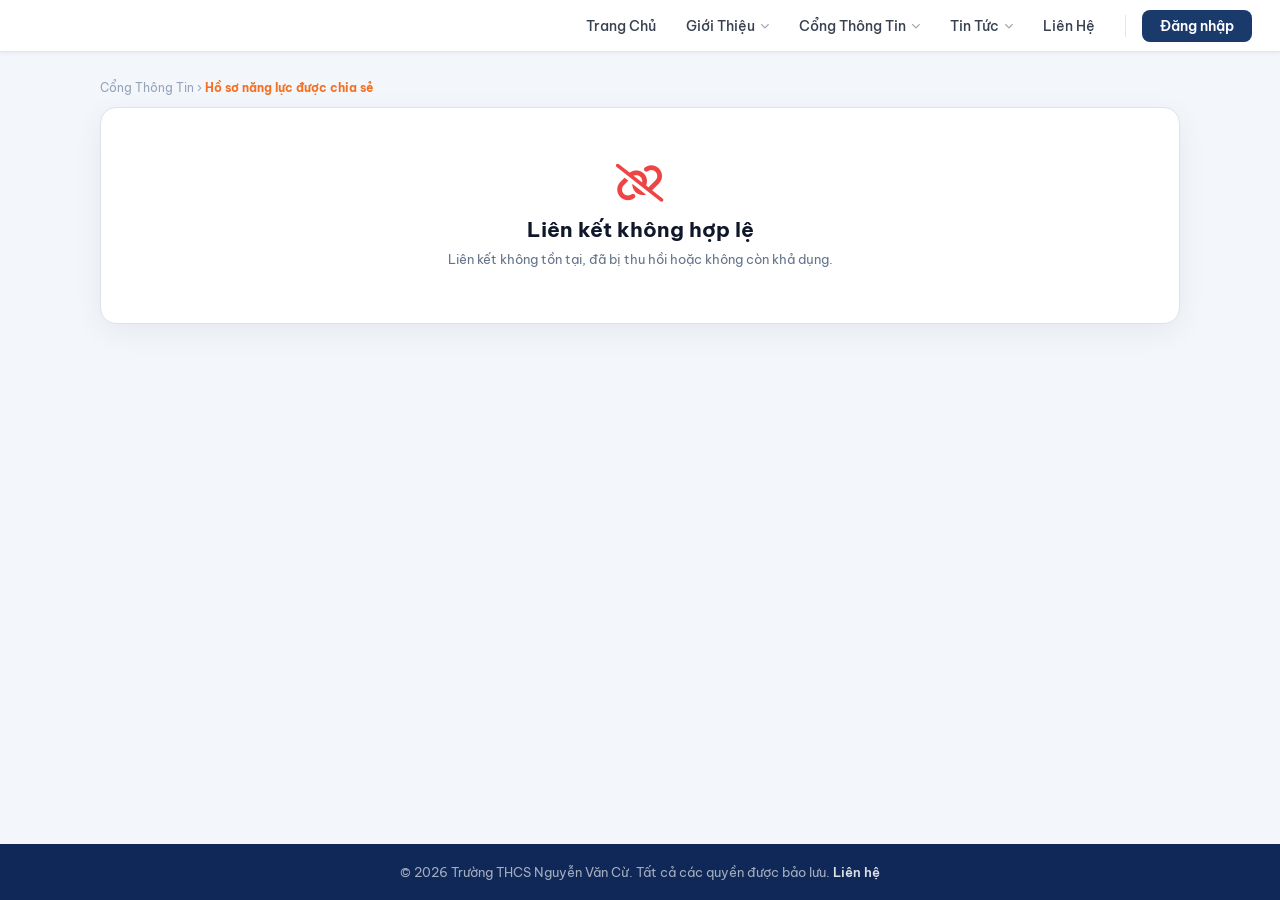
<file: portfolio-share.html>
<!doctype html>
<html lang="vi">
<head>
  <meta charset="utf-8">
  <meta name="viewport" content="width=device-width,initial-scale=1">
  <title>Hồ sơ năng lực được chia sẻ — SPMS</title>
  <link rel="preconnect" href="https://fonts.googleapis.com">
  <link href="https://fonts.googleapis.com/css2?family=Be+Vietnam+Pro:wght@400;500;600;700;800&display=swap" rel="stylesheet">
  <link rel="stylesheet" href="https://cdnjs.cloudflare.com/ajax/libs/font-awesome/6.5.0/css/all.min.css">
  <script src="src/shared/data/spms-seed-data.js"></script>
  <script src="src/shared/data/spms-database.js"></script>
  <script src="src/shared/components/layout/shared-header.js"></script>
  <script src="src/shared/components/layout/shared-footer.js"></script>
  <style>
    *{box-sizing:border-box}body{margin:0;min-height:100vh;display:flex;flex-direction:column;background:#f3f6fa;color:#0f172a;font-family:'Be Vietnam Pro',sans-serif}.share-page{width:min(1080px,calc(100% - 32px));margin:28px auto 48px}.breadcrumb{font-size:12px;color:#94a3b8;margin-bottom:12px}.breadcrumb b{color:#f37021}.state{background:#fff;border:1px solid #dbe3ee;border-radius:16px;padding:56px 24px;text-align:center;box-shadow:0 8px 30px rgba(15,23,42,.06)}.state i{font-size:38px;color:#ef4444;margin-bottom:14px}.state h1{font-size:21px;margin:0 0 8px}.state p{font-size:13px;color:#64748b;margin:0}.portfolio{display:none;background:#fff;border:1px solid #dbe3ee;border-radius:18px;overflow:hidden;box-shadow:0 10px 34px rgba(15,23,42,.08)}.hero{background:#1a3a6b;padding:30px 36px;color:#fff}.hero-top{display:flex;justify-content:space-between;gap:16px;font-size:11px;color:rgba(255,255,255,.72)}.hero-brand{color:#f37021;font-weight:800;text-transform:uppercase;letter-spacing:1px}.hero h1{font-size:30px;margin:14px 0 7px}.hero-meta{font-size:12px;color:rgba(255,255,255,.84)}.notice{display:flex;gap:9px;padding:12px 36px;background:#eff6ff;border-bottom:1px solid #dbeafe;color:#1e40af;font-size:12px}.content{padding:28px 36px}.section{margin-bottom:28px}.section-title{display:flex;align-items:center;gap:9px;font-size:14px;font-weight:800;color:#1a3a6b;text-transform:uppercase}.section-title i{color:#f37021}.rule{height:2px;background:#f37021;margin:8px 0 14px}.summary{font-size:13px;color:#334155;line-height:1.75}.goal{font-size:12.5px;line-height:1.65}.goal b{color:#1a3a6b}.cards{display:grid;gap:11px}.card{padding:14px 16px;background:#f8fafc;border-left:3px solid #1a3a6b;border-radius:3px}.card.accent{border-left-color:#f37021}.card h3{font-size:13.5px;color:#1a3a6b;margin:0 0 5px}.card-meta{font-size:11px;color:#64748b;margin-bottom:5px}.card p{font-size:12px;color:#334155;line-height:1.6;margin:0}.empty{font-size:12px;color:#94a3b8;font-style:italic}.tags span{display:inline-block;margin:3px;padding:4px 10px;border-radius:6px;background:#eef2f8;color:#1a3a6b;font-size:11px}table{width:100%;border-collapse:collapse;font-size:12px}th{padding:9px 10px;text-align:left;background:#eef2f8;color:#1a3a6b}td{padding:9px 10px;border-bottom:1px solid #edf1f5}th:not(:first-child),td:not(:first-child){text-align:center}.portfolio-footer{display:flex;justify-content:space-between;gap:15px;padding:12px 36px;border-top:1px solid #e2e8f0;color:#64748b;font-size:10.5px}@media(max-width:640px){.share-page{width:min(100% - 18px,1080px);margin-top:12px}.hero,.content{padding-left:20px;padding-right:20px}.hero h1{font-size:23px}.hero-top,.portfolio-footer{flex-direction:column}.notice{padding-left:20px;padding-right:20px}}
  </style>
</head>
<body>
  <div id="sharedHeaderMount"></div>
  <main class="share-page">
    <div class="breadcrumb">Cổng Thông Tin <span>›</span> <b>Hồ sơ năng lực được chia sẻ</b></div>
    <section class="state" id="shareState"><i class="fas fa-spinner fa-spin"></i><h1>Đang kiểm tra liên kết</h1><p>Vui lòng đợi trong giây lát.</p></section>
    <article class="portfolio" id="sharedPortfolio" aria-live="polite">
      <header class="hero"><div class="hero-top"><span class="hero-brand">Hệ Thống Đào Tạo · Smart Portfolio</span><span id="sharedCreatedAt"></span></div><h1 id="sharedName">Học sinh</h1><div class="hero-meta" id="sharedMeta"></div></header>
      <div class="notice"><i class="fas fa-shield-alt"></i><span>Đây là bản chỉ đọc được bảo vệ bằng liên kết chia sẻ duy nhất. Dữ liệu hiển thị là ảnh chụp tại thời điểm chia sẻ.</span></div>
      <div class="content" id="sharedContent"></div>
      <footer class="portfolio-footer"><span>Hệ Thống Đào Tạo — Smart Portfolio</span><span id="sharedPolicy">Chỉ đọc · Truy cập bằng token</span></footer>
    </article>
  </main>
  <div id="sharedFooterMount"></div>
  <script>
    (function(){
      const esc=v=>String(v??'—').replace(/&/g,'&amp;').replace(/</g,'&lt;').replace(/>/g,'&gt;');
      const section=(icon,title,html)=>`<section class="section"><div class="section-title"><i class="fas ${icon}"></i>${esc(title)}</div><div class="rule"></div>${html}</section>`;
      const empty=text=>`<p class="empty">${esc(text)}</p>`;
      const params=new URLSearchParams(location.search),token=params.get('token'),payload=params.get('data');
      let records=[];try{records=JSON.parse(localStorage.getItem('spms_portfolio_share_records'))||[]}catch(e){}
      let record=records.find(item=>item.token===token&&!item.revoked);
      if(!record&&payload){
        try{
          const normalized=payload.replace(/-/g,'+').replace(/_/g,'/');
          const padded=normalized+'='.repeat((4-normalized.length%4)%4);
          const bytes=Uint8Array.from(atob(padded),char=>char.charCodeAt(0));
          const decoded=JSON.parse(new TextDecoder().decode(bytes));
          if(decoded.token===token&&!decoded.revoked) record=decoded;
        }catch(e){}
      }
      const state=document.getElementById('shareState'),portfolio=document.getElementById('sharedPortfolio');
      if(!token||!record){state.innerHTML='<i class="fas fa-link-slash"></i><h1>Liên kết không hợp lệ</h1><p>Liên kết không tồn tại, đã bị thu hồi hoặc không còn khả dụng.</p>';return}
      const d=record.snapshot||{},ov=d.overview||d;
      const name=record.ownerName||d.name||d.fullname||'Học sinh';
      const code=record.ownerId||d.id||d.studentCode||'—';
      const cls=d.classId||d.className||'—',year=d.year||'2025–2026';
      document.getElementById('sharedName').textContent=name;
      document.getElementById('sharedMeta').textContent=`Mã HS: ${code} · Lớp: ${cls} · Năm học: ${year}`;
      document.getElementById('sharedCreatedAt').textContent='Chia sẻ ngày '+new Date(record.createdAt).toLocaleString('vi-VN');
      const goals=[['Mục tiêu ngắn hạn',ov.shortGoal||d.goalShort],['Mục tiêu trung hạn',ov.longGoal||d.goalMedium],['Mục tiêu dài hạn',ov.ultraGoal||d.goalLong]].filter(x=>x[1]);
      const intro=`<p class="summary">${esc(ov.summary||d.studyMethod||'Chưa có phần giới thiệu.')}</p>${goals.map(x=>`<p class="goal"><b>${esc(x[0])}:</b> ${esc(x[1])}</p>`).join('')}<div class="tags">${String(ov.hobbies||d.hobby||'').split(',').filter(Boolean).map(x=>`<span>${esc(x.trim())}</span>`).join('')}</div>`;
      const normalizeText=(value,key)=>String(value||'').split('\n').filter(Boolean).map(line=>({title:line.replace(/^[-•]\s*/,''),desc:'',category:key}));
      const achievements=Array.isArray(d.achievements)?d.achievements:normalizeText(d.achievement,'Thành tích');
      const activities=Array.isArray(d.activities)?d.activities:normalizeText(d.activity,'Hoạt động');
      const certificates=Array.isArray(d.certificates)?d.certificates:normalizeText(d.certificate,'Chứng chỉ');
      const cards=(items,accent)=>items.length?`<div class="cards">${items.map(x=>`<article class="card ${accent?'accent':''}"><h3>${esc(x.title||x.name)}</h3><div class="card-meta">${esc([x.category,x.level,x.type,x.role,x.date||x.issueDate,x.org||x.issuer].filter(Boolean).join(' · '))}</div><p>${esc(x.desc||'')}</p></article>`).join('')}</div>`:empty('Chưa có dữ liệu.');
      const subjects=Array.isArray(d.subjects)?d.subjects:[];
      const table=subjects.length?`<div style="overflow:auto"><table><thead><tr><th>Môn học</th><th>HK1</th><th>HK2</th><th>Cả năm</th></tr></thead><tbody>${subjects.map(x=>`<tr><td>${esc(x.name)}</td><td>${esc(x.hk1??x.c1)}</td><td>${esc(x.hk2??x.c2)}</td><td><b>${esc(x.avg)}</b></td></tr>`).join('')}</tbody></table></div>`:empty(d.study||'Chưa có dữ liệu học tập.');
      document.getElementById('sharedContent').innerHTML=section('fa-user','Giới thiệu',intro)+section('fa-trophy','Thành tích',cards(achievements,false))+section('fa-person-running','Hoạt động',cards(activities,true))+section('fa-certificate','Chứng chỉ',cards(certificates,false))+section('fa-book-open','Kết quả học tập',table);
      state.style.display='none';portfolio.style.display='block';
    })();
  </script>
</body>
</html>
</file>
<file: styles/components/button.css>
/* ============================================================
   BUTTON COMPONENT
   ============================================================ */

/* Trạng thái nền tảng áp dụng cho mọi button, kể cả nút nghiệp vụ cũ. */
button {
  font-family: 'Be Vietnam Pro', sans-serif;
}

button:focus-visible {
  outline: 3px solid rgba(30, 58, 138, .28);
  outline-offset: 2px;
}

button:disabled,
button[aria-disabled="true"] {
  opacity: .5;
  cursor: not-allowed;
  pointer-events: none;
}

.btn {
  display: inline-flex;
  align-items: center;
  justify-content: center;
  min-height: 40px;
  gap: var(--space-2, 8px);
  padding: 8px 16px;
  font-size: var(--font-button-size, 13px);
  font-weight: var(--font-button-weight, 600);
  line-height: var(--font-control-line-height, 1.4);
  letter-spacing: var(--font-button-letter-spacing, 0);
  border-radius: var(--radius-md, 8px);
  border: 2px solid transparent;
  cursor: pointer;
  transition: all var(--transition-normal, .18s);
  white-space: nowrap;
  text-decoration: none;
  outline: none;
  position: relative;
  overflow: hidden;
}

/*
  Button mode convention:
  - .btn--with-icon: button co icon + text
  - .btn--no-icon:   button chi co text
*/
.btn--with-icon {
  gap: var(--space-2);
}

.btn--with-icon > i,
.btn--with-icon > svg,
.btn--with-icon > img {
  flex-shrink: 0;
}

.btn--no-icon {
  gap: 0;
}

.btn:focus-visible {
  outline: none;
  box-shadow: var(--shadow-focus-primary-strong, 0 0 0 3px rgba(30,58,138,.24));
}

.btn:disabled {
  opacity: 0.5;
  cursor: not-allowed;
  pointer-events: none;
}

/* ── Variants ── */
.btn-primary {
  background-color: var(--color-primary, #1e3a8a);
  color: var(--color-white, #fff);
  border-color: var(--color-primary, #1e3a8a);
}
.btn-primary:hover {
  background-color: var(--color-primary-dark, #1e3380);
  border-color: var(--color-primary-dark, #1e3380);
  transform: translateY(-1px);
  box-shadow: var(--shadow-md);
}

.btn-accent {
  background-color: var(--color-accent, #f37021);
  color: var(--color-white, #fff);
  border-color: var(--color-accent, #f37021);
}
.btn-accent:hover {
  background-color: var(--color-accent-dark, #d4601a);
  border-color: var(--color-accent-dark, #d4601a);
  transform: translateY(-1px);
  box-shadow: var(--shadow-md);
}

.btn-outline {
  background-color: transparent;
  color: var(--color-primary, #1e3a8a);
  border-color: var(--color-primary, #1e3a8a);
}
.btn-outline:hover {
  background-color: var(--color-primary, #1e3a8a);
  color: var(--color-white, #fff);
}

.btn-outline-white {
  background-color: transparent;
  color: var(--color-white);
  border-color: var(--color-white);
}
.btn-outline-white:hover {
  background-color: var(--color-white);
  color: var(--color-primary);
}

.btn-ghost {
  background-color: #fff;
  color: var(--color-text, #374151);
  border-color: var(--color-border, #d1d5db);
}
.btn-ghost:hover {
  background-color: var(--color-bg, #f9fafb);
}

.btn-danger {
  background-color: var(--color-error, #ef4444);
  color: var(--color-white, #fff);
  border-color: var(--color-error, #ef4444);
}
.btn-danger:hover {
  background-color: var(--color-error-dark, #dc2626);
  border-color: var(--color-error-dark, #dc2626);
}

.btn-success {
  background-color: var(--color-success, #059669);
  color: var(--color-white, #fff);
  border-color: var(--color-success, #059669);
}
.btn-success:hover { background-color: #047857; border-color: #047857; }

.btn-secondary {
  background-color: #475569;
  color: #fff;
  border-color: #475569;
}
.btn-secondary:hover { background-color: #334155; border-color: #334155; }

.btn-warning {
  background-color: var(--color-warning, #f59e0b);
  color: var(--color-white, #fff);
  border-color: var(--color-warning, #f59e0b);
}

.btn-warning:hover {
  background-color: #d97706;
  border-color: #d97706;
  transform: translateY(-1px);
  box-shadow: var(--shadow-md);
}

/* ── Sizes ── */
.btn-sm {
  min-height: 32px;
  padding: 5px 12px;
  font-size: var(--font-caption, 12px);
}
.btn-lg {
  min-height: 48px;
  padding: var(--space-4, 16px) var(--space-8, 32px);
  font-size: var(--font-body-md, 15px);
  border-radius: var(--radius-lg, 10px);
}
.btn-xl {
  min-height: 56px;
  padding: var(--space-5, 20px) var(--space-12, 48px);
  font-size: var(--font-body-lg, 16px);
  border-radius: var(--radius-lg, 10px);
}

/* ── Icon button ── */
.btn-icon {
  padding: var(--space-2);
  width: 36px;
  height: 36px;
  border-radius: var(--radius-md);
}

.btn-icon-sm {
  padding: var(--space-1);
  width: 28px;
  height: 28px;
}

/* ── Full width ── */
.btn-block { width: 100%; }

/* ── Legacy/static page button aliases (shared) ── */
.btn-login {
  display: inline-flex;
  align-items: center;
  justify-content: center;
  gap: var(--space-2, 8px);
  background: #1a3a6b;
  color: #fff;
  padding: 8px 22px;
  border-radius: 8px;
  font-size: 14px;
  font-weight: 600;
  border: 2px solid #1a3a6b;
  transition: background 0.2s, transform 0.15s, border-color 0.2s;
  white-space: nowrap;
  flex-shrink: 0;
  text-decoration: none;
}

.btn-login:hover {
  background: #122a52;
  border-color: #122a52;
  transform: translateY(-1px);
}

.btn-hero {
  display: inline-flex;
  align-items: center;
  justify-content: center;
  gap: 8px;
  background: #f37021;
  color: #fff;
  padding: 13px 36px;
  border-radius: 8px;
  font-size: 15px;
  font-weight: 700;
  border: 2px solid #f37021;
  transition: all 0.2s;
  cursor: pointer;
  text-decoration: none;
}

.btn-hero:hover {
  background: #d4601a;
  border-color: #d4601a;
  transform: translateY(-2px);
  box-shadow: 0 8px 24px rgba(243, 112, 33, 0.4);
}

.quick-btn {
  display: block;
  background: #1a3a6b;
  color: #fff;
  text-align: center;
  padding: 22px 24px;
  border-radius: 10px;
  font-size: 18px;
  font-weight: 700;
  cursor: pointer;
  transition: all 0.2s;
  border: 2px solid transparent;
  text-decoration: none;
  letter-spacing: 0.2px;
}

.btn-login.btn--with-icon,
.btn-hero.btn--with-icon,
.quick-btn.btn--with-icon {
  gap: var(--space-2, 8px);
}

.btn-login.btn--no-icon,
.btn-hero.btn--no-icon,
.quick-btn.btn--no-icon {
  gap: 0;
}

.quick-btn:hover {
  background: #122a52;
  transform: translateY(-3px);
  box-shadow: 0 8px 24px rgba(26, 58, 107, 0.3);
  color: #fff;
}

.quick-btn:active {
  transform: translateY(-1px);
}
</file>
<file: styles/components/user-menu.css>
/* Shared user dropdown menu styles for index.html and student.html */
.user-dropdown {
  position: absolute;
  top: calc(100% + 10px);
  right: 0;
  width: 250px;
  background: var(--color-surface-raised);
  border-radius: 12px;
  border: 1px solid var(--color-border);
  box-shadow: 0 14px 36px rgba(15, 23, 42, 0.18);
  padding: 10px 0;
  display: none;
  z-index: 300;
}

.user-dropdown.open {
  display: block;
  animation: userMenuDropIn 0.18s ease;
}

@keyframes userMenuDropIn {
  from {
    opacity: 0;
    transform: translateY(-6px);
  }
  to {
    opacity: 1;
    transform: translateY(0);
  }
}

.user-dropdown__header {
  padding: 10px 18px 12px;
  border-bottom: 1px solid var(--color-border);
}

.user-dropdown__avatar {
  width: 38px;
  height: 38px;
  border-radius: 50%;
  background: var(--color-avatar-surface);
  position: relative;
  flex-shrink: 0;
}

.user-dropdown__avatar::before {
  content: '';
  position: absolute;
  top: 9px;
  left: 50%;
  transform: translateX(-50%);
  width: 11px;
  height: 11px;
  border-radius: 50%;
  background: var(--color-avatar-accent);
}

.user-dropdown__avatar::after {
  content: '';
  position: absolute;
  bottom: 6px;
  left: 50%;
  transform: translateX(-50%);
  width: 20px;
  height: 11px;
  border-radius: 12px 12px 8px 8px;
  background: var(--color-avatar-accent-strong);
}

.user-dropdown__name {
  font-size: var(--font-body-md);
  font-weight: var(--font-weight-bold);
  color: var(--color-text-strong);
  line-height: var(--line-height-tight);
}

.user-dropdown__role {
  font-size: var(--font-caption);
  color: var(--color-text-muted);
  margin-top: 3px;
  line-height: var(--line-height-normal);
}

.user-dropdown__item {
  display: block;
  padding: 10px 18px;
  font-size: var(--font-body-sm);
  color: var(--color-neutral-text);
  cursor: pointer;
  transition: background 0.15s;
  text-decoration: none;
}

.user-dropdown__item:hover {
  background: var(--color-surface-muted);
  color: var(--color-text-strong);
}

.user-dropdown__item--danger {
  display: block;
  padding: 10px 18px;
  border-left: none;
  background: var(--color-error-bg);
  color: var(--color-error);
  font-weight: var(--font-weight-bold);
  font-size: var(--font-body-sm);
}

.user-dropdown__item--danger:hover {
  background: var(--color-error-bg);
  color: var(--color-error-dark);
}

.user-dropdown__sep {
  height: 1px;
  background: var(--color-border);
  margin: 4px 0;
}

@media (max-width: 768px) {
  .user-dropdown {
    right: -6px;
    width: 238px;
  }

  .user-dropdown__name {
    font-size: var(--font-h5);
  }

  .user-dropdown__role {
    font-size: var(--font-caption);
  }

  .user-dropdown__item {
    font-size: var(--font-caption);
    padding: 9px 16px;
  }

  .user-dropdown__item--danger {
    font-size: var(--font-caption);
  }
}
</file>
<file: styles/components/change-password.css>
/* ============================================================
   CHANGE PASSWORD MODAL
   ============================================================ */

/* Overlay */
.cp-overlay {
  position: fixed;
  inset: 0;
  background: rgba(15, 23, 42, 0.48);
  backdrop-filter: blur(3px);
  -webkit-backdrop-filter: blur(3px);
  z-index: 700;
  display: flex;
  align-items: center;
  justify-content: center;
  padding: 20px;
  opacity: 0;
  visibility: hidden;
  transition: opacity 0.22s ease, visibility 0.22s ease;
}
.cp-overlay.open {
  opacity: 1;
  visibility: visible;
}

/* Dialog box */
.cp-dialog {
  width: 100%;
  max-width: 480px;
  background: #ffffff;
  border-radius: 14px;
  box-shadow: 0 24px 64px rgba(15, 23, 42, 0.18), 0 4px 16px rgba(0, 0, 0, 0.08);
  overflow: hidden;
  transform: translateY(14px);
  opacity: 0;
  transition: transform 0.26s cubic-bezier(0.34, 1.56, 0.64, 1),
              opacity 0.22s ease;
}
.cp-overlay.open .cp-dialog {
  transform: translateY(0);
  opacity: 1;
}

/* Header */
.cp-header {
  display: flex;
  align-items: flex-start;
  justify-content: space-between;
  gap: 12px;
  padding: 20px 22px 16px;
  border-bottom: 1px solid #f3f4f6;
}
.cp-header__left {
  display: flex;
  align-items: flex-start;
  gap: 12px;
}
.cp-header__icon {
  width: 38px;
  height: 38px;
  background: #eff4fc;
  border-radius: 50%;
  display: flex;
  align-items: center;
  justify-content: center;
  color: #1a3a6b;
  font-size: 16px;
  flex-shrink: 0;
  margin-top: 2px;
}
.cp-title {
  font-size: 16px;
  font-weight: 800;
  color: #111827;
  margin: 0 0 3px;
  letter-spacing: 0.01em;
}
.cp-subtitle {
  font-size: 12.5px;
  color: #6b7280;
  margin: 0;
  line-height: 1.5;
}
.cp-close {
  width: 30px;
  height: 30px;
  display: flex;
  align-items: center;
  justify-content: center;
  border-radius: 6px;
  border: none;
  background: none;
  color: #9ca3af;
  font-size: 15px;
  cursor: pointer;
  flex-shrink: 0;
  transition: background 0.15s, color 0.15s;
}
.cp-close:hover { background: #f3f4f6; color: #374151; }
.cp-close:focus-visible { outline: 2px solid #1a3a6b; outline-offset: 2px; }

/* Body / Form */
.cp-body {
  padding: 20px 22px 22px;
  display: flex;
  flex-direction: column;
  gap: 16px;
}

.cp-field {
  display: flex;
  flex-direction: column;
  gap: 0;
}

.cp-label {
  font-size: 13.5px;
  font-weight: 600;
  color: #1a1a2e;
  margin-bottom: 7px;
}
.cp-req { color: #ef4444; margin-left: 2px; }

/* Input wrapper */
.cp-input-wrap {
  position: relative;
}
.cp-input {
  width: 100%;
  padding: 11px 42px 11px 14px;
  font-size: 13.5px;
  font-family: inherit;
  color: #1a1a2e;
  background: #fff;
  border: 1.5px solid #d1d9e6;
  border-radius: 8px;
  outline: none;
  transition: border-color 0.18s, box-shadow 0.18s;
  appearance: none;
}
.cp-input::placeholder { color: #b0bac8; }
.cp-input:focus {
  border-color: #1a3a6b;
  box-shadow: 0 0 0 3px rgba(26, 58, 107, 0.1);
}
.cp-input--error {
  border-color: #ef4444;
  box-shadow: 0 0 0 3px rgba(239, 68, 68, 0.08);
}

/* Eye button */
.cp-eye {
  position: absolute;
  right: 12px;
  top: 50%;
  transform: translateY(-50%);
  background: none;
  border: none;
  color: #9ca3af;
  font-size: 15px;
  cursor: pointer;
  padding: 4px;
  border-radius: 4px;
  display: flex;
  align-items: center;
  transition: color 0.15s;
}
.cp-eye:hover { color: #374151; }

/* Error message */
.cp-error {
  font-size: 12px;
  color: #ef4444;
  min-height: 18px;
  margin-top: 5px;
  display: flex;
  align-items: center;
  gap: 4px;
}
.cp-error:empty { display: none; }

/* Hint text */
.cp-hint {
  font-size: 12px;
  color: #6b7280;
  margin: 6px 0 0;
  line-height: 1.55;
}

/* Strength bar */
.cp-strength {
  display: flex;
  align-items: center;
  gap: 8px;
  margin-top: 8px;
}
.cp-strength__track {
  flex: 1;
  height: 4px;
  background: #e5e7eb;
  border-radius: 99px;
  overflow: hidden;
}
.cp-strength__fill {
  height: 100%;
  width: 0;
  border-radius: 99px;
  transition: width 0.3s ease, background-color 0.3s ease;
  background: #e5e7eb;
}
.cp-strength__fill--weak   { background: #ef4444; }
.cp-strength__fill--fair   { background: #f59e0b; }
.cp-strength__fill--good   { background: #3b82f6; }
.cp-strength__fill--strong { background: #10b981; }

.cp-strength__label {
  font-size: 11px;
  font-weight: 600;
  color: #6b7280;
  white-space: nowrap;
  min-width: 56px;
  text-align: right;
}

/* Actions */
.cp-actions {
  display: flex;
  justify-content: flex-end;
  gap: 10px;
  padding-top: 4px;
  border-top: 1px solid #f3f4f6;
  margin-top: 4px;
}
.cp-btn {
  padding: 10px 22px;
  border-radius: 9px;
  font-size: 13.5px;
  font-weight: 700;
  font-family: inherit;
  border: none;
  cursor: pointer;
  display: inline-flex;
  align-items: center;
  gap: 8px;
  transition: background 0.18s, transform 0.15s, box-shadow 0.18s;
}
.cp-btn--cancel {
  background: #f3f4f6;
  color: #374151;
}
.cp-btn--cancel:hover { background: #e5e7eb; }
.cp-btn--submit {
  background: #1a3a6b;
  color: #fff;
  min-width: 130px;
  justify-content: center;
}
.cp-btn--submit:hover {
  background: #122a52;
  transform: translateY(-1px);
  box-shadow: 0 4px 14px rgba(26, 58, 107, 0.3);
}
.cp-btn--submit:disabled {
  opacity: 0.7;
  cursor: not-allowed;
  transform: none;
  box-shadow: none;
}
.cp-btn:focus-visible { outline: 2px solid #1a3a6b; outline-offset: 2px; }

/* Spinner */
.cp-spinner {
  width: 15px;
  height: 15px;
  border: 2px solid rgba(255, 255, 255, 0.3);
  border-top-color: #fff;
  border-radius: 50%;
  display: none;
  flex-shrink: 0;
}
.cp-spinner.spinning {
  display: block;
  animation: cpSpin 0.7s linear infinite;
}
@keyframes cpSpin { to { transform: rotate(360deg); } }

/* Responsive */
@media (max-width: 520px) {
  .cp-dialog { border-radius: 12px; }
  .cp-body   { padding: 16px 16px 18px; }
  .cp-header { padding: 16px 16px 14px; }
  .cp-actions { flex-wrap: wrap; }
  .cp-btn--submit { flex: 1; }
}
</file>
<file: styles/components/toast.css>
/* ============================================================
   TOAST NOTIFICATION COMPONENT
   ============================================================ */

.toast-container {
  position: fixed;
  left: var(--space-6, 24px);
  bottom: var(--space-6, 24px);
  z-index: 9999;
  display: flex;
  flex-direction: column;
  gap: var(--space-3, 12px);
  max-width: 380px;
  width: 100%;
  pointer-events: none;
}

.toast {
  background-color: var(--color-white, #fff);
  border-radius: var(--radius-lg, 10px);
  box-shadow: var(--shadow-xl, 0 16px 40px rgba(15, 23, 42, .18));
  border-left: 4px solid transparent;
  padding: var(--space-4, 16px);
  display: flex;
  align-items: flex-start;
  gap: var(--space-3, 12px);
  pointer-events: all;
  animation: toastSlideIn 0.3s ease forwards;
}

.toast.hiding {
  animation: toastSlideOut 0.3s ease forwards;
}

.toast--success { border-left-color: var(--color-success, #059669); }
.toast--error   { border-left-color: var(--color-error, #ef4444); }
.toast--warning { border-left-color: var(--color-warning, #f59e0b); }
.toast--info    { border-left-color: var(--color-info, #3b82f6); }

.toast__icon {
  font-size: var(--font-size-lg, 18px);
  flex-shrink: 0;
  margin-top: 1px;
}

.toast--success .toast__icon { color: var(--color-success, #059669); }
.toast--error   .toast__icon { color: var(--color-error, #ef4444); }
.toast--warning .toast__icon { color: var(--color-warning, #f59e0b); }
.toast--info    .toast__icon { color: var(--color-info, #3b82f6); }

.toast__content { flex: 1; }

.toast__title {
  font-size: var(--font-body-sm, 13px);
  font-weight: var(--font-weight-semibold, 600);
  color: var(--color-text, #111827);
  margin-bottom: 2px;
  line-height: var(--line-height-normal, 1.5);
}

.toast__message {
  font-size: var(--font-caption, 12px);
  color: var(--color-text-muted, #6b7280);
  line-height: var(--line-height-normal, 1.5);
}

.toast__close {
  flex-shrink: 0;
  color: var(--color-text-light, #9ca3af);
  cursor: pointer;
  padding: 2px;
  font-size: var(--font-body-sm, 13px);
  transition: color var(--transition-fast, .15s);
  background: none;
  border: none;
}

.toast__close:hover { color: var(--color-text, #111827); }

@keyframes toastSlideIn {
  from { transform: translateX(-24px); opacity: 0; }
  to   { transform: translateX(0); opacity: 1; }
}

@keyframes toastSlideOut {
  from { transform: translateX(0); opacity: 1; }
  to   { transform: translateX(-24px); opacity: 0; }
}

@media (max-width: 480px) {
  .toast-container {
    left: var(--space-4, 16px);
    right: var(--space-4, 16px);
    bottom: var(--space-4, 16px);
    max-width: 100%;
  }
}
</file>
<file: styles/components/logout-confirm.css>
/* ============================================================
   LOGOUT CONFIRM MODAL
   ============================================================ */

.logout-confirm {
  position: fixed;
  inset: 0;
  z-index: 10000;
  display: none;
}

.logout-confirm.open {
  display: block;
}

.logout-confirm__backdrop {
  position: absolute;
  inset: 0;
  background: var(--color-overlay, rgba(15, 23, 42, 0.32));
}

.logout-confirm__dialog {
  position: relative;
  width: min(460px, calc(100vw - 28px));
  margin: 70px auto 0;
  background: var(--color-surface-raised, #ffffff);
  border-radius: 14px;
  border: 1px solid var(--color-border, #d1d9e6);
  box-shadow: 0 20px 48px rgba(15, 23, 42, 0.2);
  overflow: hidden;
  animation: logoutConfirmIn 0.2s ease;
}

.logout-confirm__header {
  display: flex;
  align-items: flex-start;
  justify-content: space-between;
  gap: 14px;
  padding: 20px 24px 16px;
}

.logout-confirm__intro {
  display: flex;
  gap: 12px;
  align-items: flex-start;
}

.logout-confirm__icon-wrap {
  width: 42px;
  height: 42px;
  border-radius: 50%;
  background: var(--color-error-bg, #fee2e2);
  color: var(--color-error, #dc2626);
  display: inline-flex;
  align-items: center;
  justify-content: center;
  font-size: 18px;
  flex-shrink: 0;
}

.logout-confirm__title {
  font-size: var(--font-h4, 1.25rem);
  font-weight: var(--font-weight-bold, 700);
  color: var(--color-text-secondary, #374151);
  line-height: var(--line-height-tight, 1.25);
}

.logout-confirm__message {
  margin-top: 8px;
  font-size: var(--font-body-md, 1rem);
  color: var(--color-neutral-text, #475569);
  line-height: var(--line-height-normal, 1.5);
}

.logout-confirm__sub {
  margin-top: 8px;
  font-size: var(--font-caption, 0.75rem);
  color: var(--color-text-soft, #94a3b8);
  line-height: var(--line-height-normal, 1.5);
}

.logout-confirm__close {
  width: 32px;
  height: 32px;
  border-radius: 50%;
  color: var(--color-text-soft, #94a3b8);
  display: inline-flex;
  align-items: center;
  justify-content: center;
  transition: background-color 0.15s ease, color 0.15s ease;
}

.logout-confirm__close:hover {
  background: var(--color-surface-muted, #f8fafc);
  color: var(--color-text-muted, #6b7280);
}

.logout-confirm__divider {
  height: 1px;
  background: var(--color-border, #d1d9e6);
}

.logout-confirm__actions {
  display: grid;
  grid-template-columns: 1fr 1fr;
  gap: 14px;
  padding: 16px 24px 20px;
}

.logout-confirm__btn {
  height: 44px;
  border-radius: 8px;
  font-size: var(--font-button-size, 0.875rem);
  font-weight: var(--font-button-weight, 600);
  line-height: var(--font-control-line-height, 1.5);
  letter-spacing: var(--font-button-letter-spacing, 0);
  border: 1px solid transparent;
}

.logout-confirm__btn--cancel {
  background: var(--color-bg-secondary, #e8eef5);
  color: var(--color-neutral-text, #475569);
}

.logout-confirm__btn--cancel:hover {
  background: var(--color-info-bg, #dbeafe);
}

.logout-confirm__btn--danger {
  background: var(--color-error-dark, #dc2626);
  color: var(--color-white, #ffffff);
}

.logout-confirm__btn--danger:hover {
  background: #b91c1c;
}

@keyframes logoutConfirmIn {
  from {
    opacity: 0;
    transform: translateY(-8px);
  }
  to {
    opacity: 1;
    transform: translateY(0);
  }
}

@media (max-width: 768px) {
  .logout-confirm__dialog {
    width: min(460px, calc(100vw - 20px));
    margin-top: 38px;
  }

  .logout-confirm__header {
    padding: 18px 18px 14px;
  }

  .logout-confirm__actions {
    padding: 14px 18px 18px;
  }

  .logout-confirm__title {
    font-size: var(--font-h5);
  }

  .logout-confirm__message {
    font-size: var(--font-body-sm);
  }

  .logout-confirm__sub {
    font-size: var(--font-caption);
  }
}
</file>
<file: styles/pages/about-page.css>
/* ============================================================
   ABOUT PAGE — Trang Giới Thiệu
   ============================================================ */

/* ── Reset & Base ── */
*, *::before, *::after { box-sizing: border-box; margin: 0; padding: 0; }
html  { scroll-behavior: smooth; }
body  {
  font-family: 'Be Vietnam Pro', -apple-system, BlinkMacSystemFont, sans-serif;
  font-size: 16px; line-height: 1.6;
  color: #1a1a2e; background: #fff;
  -webkit-font-smoothing: antialiased;
}
img, svg { display: block; max-width: 100%; }
a { color: inherit; text-decoration: none; }
ul { list-style: none; }

/* ── Skip link ── */
.skip-link {
  position: absolute; left: -9999px; top: 0; z-index: 9999;
  padding: 8px 16px; background: #1a3a6b; color: #fff;
  font-size: 13px; border-radius: 0 0 8px 0;
}
.skip-link:focus { left: 0; }

/* ── Page fade-in ── */
body { animation: pageFade .3s ease; }
@keyframes pageFade {
  from { opacity: 0; transform: translateY(5px); }
  to   { opacity: 1; transform: translateY(0); }
}

/* ── Container ── */
.about-container { max-width: 1160px; margin: 0 auto; padding: 0 32px; }

/* ================================================================
   HERO
================================================================ */
.about-hero {
  background: linear-gradient(160deg, #0f2857 0%, #1a3a6b 50%, #1e4d8c 100%);
  padding: 80px 32px 72px;
  text-align: center;
  position: relative;
  overflow: hidden;
}
.about-hero::before {
  content: ''; position: absolute;
  top: -100px; right: -100px;
  width: 400px; height: 400px; border-radius: 50%;
  background: rgba(255,255,255,.04);
  pointer-events: none;
}
.about-hero::after {
  content: ''; position: absolute;
  bottom: -80px; left: -80px;
  width: 300px; height: 300px; border-radius: 50%;
  background: rgba(255,255,255,.04);
  pointer-events: none;
}
.about-hero__inner {
  position: relative; z-index: 1;
  max-width: 700px; margin: 0 auto;
}
.about-hero__badge {
  display: inline-flex; align-items: center; gap: 8px;
  background: rgba(255,255,255,.12);
  border: 1px solid rgba(255,255,255,.2);
  border-radius: 99px; padding: 6px 16px;
  font-size: 12.5px; font-weight: 600; color: rgba(255,255,255,.9);
  letter-spacing: .04em; margin-bottom: 22px;
}
.about-hero__badge i { font-size: 11px; color: #f59e0b; }
.about-hero__title {
  font-size: clamp(28px, 4.5vw, 46px);
  font-weight: 800; color: #fff; line-height: 1.15;
  letter-spacing: -.5px; margin-bottom: 18px;
}
.about-hero__title span { color: #fbbf24; }
.about-hero__desc {
  font-size: 15.5px; color: rgba(255,255,255,.78);
  line-height: 1.75; max-width: 560px; margin: 0 auto 32px;
}
.about-hero__stats {
  display: flex; justify-content: center; gap: 40px; flex-wrap: wrap;
  padding-top: 12px;
}
.about-hero__stat { text-align: center; }
.about-hero__stat-num {
  font-size: 32px; font-weight: 800; color: #fbbf24; line-height: 1;
}
.about-hero__stat-label {
  font-size: 12px; color: rgba(255,255,255,.65);
  margin-top: 4px; font-weight: 500;
}

/* ================================================================
   SECTION COMMONS
================================================================ */
.about-section {
  padding: 72px 32px;
}
.about-section--alt {
  background: #f7f9fc;
}
.section-label {
  font-size: 11.5px; font-weight: 700; text-transform: uppercase;
  letter-spacing: .1em; color: #f37021; margin-bottom: 10px;
}
.section-title {
  font-size: clamp(22px, 3vw, 32px);
  font-weight: 800; color: #0f2857;
  line-height: 1.25; margin-bottom: 16px;
}
.section-desc {
  font-size: 15px; color: #4b5563;
  line-height: 1.8; max-width: 620px;
}
.section-divider {
  width: 48px; height: 4px;
  background: linear-gradient(90deg, #f37021, #fbbf24);
  border-radius: 99px; margin: 16px 0 32px;
}

/* ================================================================
   OVERVIEW — Tổng Quan
================================================================ */
.overview-grid {
  display: grid;
  grid-template-columns: 1fr 1fr;
  gap: 48px;
  align-items: center;
}
.overview-img {
  border-radius: 16px;
  background: linear-gradient(135deg, #1a3a6b 0%, #2563eb 100%);
  height: 360px; display: flex; align-items: center; justify-content: center;
  position: relative; overflow: hidden;
}
.overview-img__inner {
  text-align: center; color: rgba(255,255,255,.9);
}
.overview-img__icon { font-size: 64px; margin-bottom: 16px; opacity: .85; }
.overview-img__text { font-size: 15px; font-weight: 600; }
.overview-img__deco {
  position: absolute; width: 200px; height: 200px; border-radius: 50%;
  background: rgba(255,255,255,.06);
}
.overview-img__deco--1 { top: -60px; right: -60px; }
.overview-img__deco--2 { bottom: -40px; left: -40px; width: 160px; height: 160px; }

.overview-content {}
.overview-features {
  display: flex; flex-direction: column; gap: 16px;
  margin-top: 28px;
}
.overview-feature {
  display: flex; gap: 14px; align-items: flex-start;
}
.overview-feature__icon {
  width: 40px; height: 40px; flex-shrink: 0;
  border-radius: 10px; display: flex; align-items: center; justify-content: center;
  font-size: 16px;
}
.overview-feature__icon--blue   { background: #eff6ff; color: #2563eb; }
.overview-feature__icon--green  { background: #f0fdf4; color: #16a34a; }
.overview-feature__icon--orange { background: #fff7ed; color: #f37021; }
.overview-feature__icon--purple { background: #f5f3ff; color: #7c3aed; }

.overview-feature__body {}
.overview-feature__title { font-size: 14px; font-weight: 700; color: #111827; margin-bottom: 3px; }
.overview-feature__desc  { font-size: 13px; color: #6b7280; line-height: 1.6; }

/* ================================================================
   MISSION & VISION
================================================================ */
.mv-grid {
  display: grid;
  grid-template-columns: repeat(3, 1fr);
  gap: 24px;
  margin-top: 40px;
}
.mv-card {
  background: #fff;
  border-radius: 14px;
  border: 1px solid #e5e7eb;
  padding: 28px 24px;
  box-shadow: 0 2px 12px rgba(0,0,0,.05);
  transition: transform .2s, box-shadow .2s;
  position: relative; overflow: hidden;
}
.mv-card:hover {
  transform: translateY(-4px);
  box-shadow: 0 10px 32px rgba(0,0,0,.1);
}
.mv-card::before {
  content: ''; position: absolute;
  top: 0; left: 0; right: 0; height: 4px;
  border-radius: 14px 14px 0 0;
}
.mv-card--mission::before { background: linear-gradient(90deg, #1a3a6b, #2563eb); }
.mv-card--vision::before  { background: linear-gradient(90deg, #f37021, #fbbf24); }
.mv-card--value::before   { background: linear-gradient(90deg, #16a34a, #4ade80); }

.mv-card__icon {
  width: 52px; height: 52px; border-radius: 14px;
  display: flex; align-items: center; justify-content: center;
  font-size: 22px; margin-bottom: 18px;
}
.mv-card--mission .mv-card__icon { background: #eff6ff; color: #2563eb; }
.mv-card--vision  .mv-card__icon { background: #fff7ed; color: #f37021; }
.mv-card--value   .mv-card__icon { background: #f0fdf4; color: #16a34a; }

.mv-card__label {
  font-size: 11px; font-weight: 700; text-transform: uppercase;
  letter-spacing: .08em; color: #9ca3af; margin-bottom: 8px;
}
.mv-card__title {
  font-size: 17px; font-weight: 800; color: #0f2857;
  margin-bottom: 12px;
}
.mv-card__desc {
  font-size: 13.5px; color: #4b5563; line-height: 1.75;
}
.mv-card__list {
  margin-top: 12px; display: flex; flex-direction: column; gap: 8px;
}
.mv-card__list-item {
  display: flex; align-items: flex-start; gap: 8px;
  font-size: 13px; color: #374151; line-height: 1.5;
}
.mv-card__list-item i {
  font-size: 11px; color: #16a34a; margin-top: 3px; flex-shrink: 0;
}

/* ================================================================
   LEADERSHIP — Ban Giám Hiệu
================================================================ */
.leadership-grid {
  display: grid;
  grid-template-columns: repeat(3, 1fr);
  gap: 24px;
  margin-top: 40px;
}
.leader-card {
  background: #fff;
  border-radius: 16px;
  border: 1px solid #e5e7eb;
  padding: 28px 20px 24px;
  text-align: center;
  box-shadow: 0 2px 10px rgba(0,0,0,.05);
  transition: transform .2s, box-shadow .2s;
}
.leader-card:hover {
  transform: translateY(-4px);
  box-shadow: 0 12px 36px rgba(0,0,0,.1);
}
.leader-card__avatar {
  width: 80px; height: 80px;
  border-radius: 50%; margin: 0 auto 16px;
  display: flex; align-items: center; justify-content: center;
  font-size: 28px; font-weight: 800; color: #fff;
  position: relative;
}
.leader-card__avatar--blue   { background: linear-gradient(135deg, #1a3a6b, #2563eb); }
.leader-card__avatar--orange { background: linear-gradient(135deg, #f37021, #fbbf24); }
.leader-card__avatar--green  { background: linear-gradient(135deg, #16a34a, #4ade80); }
.leader-card__avatar--purple { background: linear-gradient(135deg, #7c3aed, #a78bfa); }
.leader-card__avatar--teal   { background: linear-gradient(135deg, #0d9488, #5eead4); }
.leader-card__avatar--red    { background: linear-gradient(135deg, #dc2626, #f87171); }

.leader-card__name {
  font-size: 15px; font-weight: 800; color: #111827; margin-bottom: 5px;
}
.leader-card__title {
  font-size: 12.5px; font-weight: 600; color: #f37021; margin-bottom: 8px;
}
.leader-card__dept {
  font-size: 12px; color: #6b7280; margin-bottom: 14px; line-height: 1.5;
}
.leader-card__sep { height: 1px; background: #f3f4f6; margin: 14px 0; }
.leader-card__detail {
  font-size: 12px; color: #6b7280; line-height: 1.6;
}
.leader-card__detail strong { color: #374151; }

/* ================================================================
   HISTORY — Lịch Sử Hình Thành
================================================================ */
.history-timeline {
  position: relative;
  margin-top: 40px;
  padding-left: 32px;
}
.history-timeline::before {
  content: ''; position: absolute;
  left: 7px; top: 8px; bottom: 8px;
  width: 2px; background: #e5e7eb;
}
.history-item {
  position: relative;
  margin-bottom: 36px;
}
.history-item:last-child { margin-bottom: 0; }
.history-item__dot {
  position: absolute;
  left: -29px; top: 6px;
  width: 16px; height: 16px; border-radius: 50%;
  background: #1a3a6b;
  border: 3px solid #fff;
  box-shadow: 0 0 0 2px #1a3a6b;
  z-index: 1;
}
.history-item__dot--orange { background: #f37021; box-shadow: 0 0 0 2px #f37021; }
.history-item__dot--green  { background: #16a34a; box-shadow: 0 0 0 2px #16a34a; }
.history-item__dot--purple { background: #7c3aed; box-shadow: 0 0 0 2px #7c3aed; }

.history-item__year {
  font-size: 12px; font-weight: 700; color: #1a3a6b;
  text-transform: uppercase; letter-spacing: .06em; margin-bottom: 4px;
}
.history-item__title {
  font-size: 15px; font-weight: 700; color: #111827; margin-bottom: 6px;
}
.history-item__desc {
  font-size: 13.5px; color: #4b5563; line-height: 1.7;
}
.history-item__badge {
  display: inline-block; margin-top: 8px;
  padding: 3px 10px; border-radius: 99px;
  font-size: 11px; font-weight: 600;
}
.history-item__badge--blue   { background: #eff6ff; color: #1d4ed8; }
.history-item__badge--orange { background: #fff7ed; color: #c2410c; }
.history-item__badge--green  { background: #f0fdf4; color: #15803d; }
.history-item__badge--purple { background: #f5f3ff; color: #6d28d9; }

/* ================================================================
   NUMBERS — Thành Tích Nổi Bật
================================================================ */
.numbers-grid {
  display: grid;
  grid-template-columns: repeat(4, 1fr);
  gap: 24px;
  margin-top: 40px;
}
.number-card {
  background: #fff;
  border-radius: 14px;
  border: 1px solid #e5e7eb;
  padding: 28px 20px;
  text-align: center;
  box-shadow: 0 2px 8px rgba(0,0,0,.04);
}
.number-card__icon {
  font-size: 28px; margin-bottom: 14px;
}
.number-card__value {
  font-size: 36px; font-weight: 800;
  line-height: 1; margin-bottom: 6px;
}
.number-card__label {
  font-size: 13px; color: #6b7280; font-weight: 500; line-height: 1.4;
}
.number-card--blue   .number-card__icon { color: #2563eb; }
.number-card--blue   .number-card__value { color: #1a3a6b; }
.number-card--orange .number-card__icon { color: #f37021; }
.number-card--orange .number-card__value { color: #c2410c; }
.number-card--green  .number-card__icon { color: #16a34a; }
.number-card--green  .number-card__value { color: #15803d; }
.number-card--purple .number-card__icon { color: #7c3aed; }
.number-card--purple .number-card__value { color: #6d28d9; }

/* ================================================================
   CTA
================================================================ */
.about-cta {
  background: linear-gradient(135deg, #0f2857 0%, #1a3a6b 60%, #1e4d8c 100%);
  padding: 64px 32px;
  text-align: center;
  position: relative; overflow: hidden;
}
.about-cta::before {
  content: ''; position: absolute; inset: 0;
  background: url("data:image/svg+xml,%3Csvg width='60' height='60' viewBox='0 0 60 60' xmlns='http://www.w3.org/2000/svg'%3E%3Cg fill='none' fill-rule='evenodd'%3E%3Cg fill='%23ffffff' fill-opacity='0.03'%3E%3Cpath d='M36 34v-4h-2v4h-4v2h4v4h2v-4h4v-2h-4zm0-30V0h-2v4h-4v2h4v4h2V6h4V4h-4zM6 34v-4H4v4H0v2h4v4h2v-4h4v-2H6zM6 4V0H4v4H0v2h4v4h2V6h4V4H6z'/%3E%3C/g%3E%3C/g%3E%3C/svg%3E");
}
.about-cta__inner { position: relative; z-index: 1; max-width: 600px; margin: 0 auto; }
.about-cta__title {
  font-size: clamp(22px, 3vw, 30px);
  font-weight: 800; color: #fff; margin-bottom: 14px;
}
.about-cta__desc {
  font-size: 15px; color: rgba(255,255,255,.75);
  line-height: 1.75; margin-bottom: 32px;
}
.about-cta__btns { display: flex; gap: 12px; justify-content: center; flex-wrap: wrap; }
.cta-btn {
  display: inline-flex; align-items: center; gap: 8px;
  padding: 12px 26px; border-radius: 10px;
  font-size: 14px; font-weight: 700;
  font-family: inherit; border: none; cursor: pointer;
  transition: transform .15s, box-shadow .2s, background .18s;
  text-decoration: none;
}
.cta-btn:hover { transform: translateY(-2px); }
.cta-btn--primary {
  background: #f37021; color: #fff;
  box-shadow: 0 4px 14px rgba(243,112,33,.4);
}
.cta-btn--primary:hover { background: #e05e0e; box-shadow: 0 6px 20px rgba(243,112,33,.5); }
.cta-btn--outline {
  background: rgba(255,255,255,.1);
  border: 1.5px solid rgba(255,255,255,.35);
  color: #fff;
}
.cta-btn--outline:hover { background: rgba(255,255,255,.18); }

/* ================================================================
   FOOTER
================================================================ */
.about-footer {
  background: #0f2857;
  padding: 20px 32px;
  text-align: center;
}
.about-footer p {
  font-size: 13px; color: rgba(255,255,255,.45); letter-spacing: .05px;
}
.about-footer a { color: rgba(255,255,255,.65); transition: color .15s; }
.about-footer a:hover { color: #fff; }

/* ================================================================
   RESPONSIVE
================================================================ */
@media (max-width: 1024px) {
  .mv-grid { grid-template-columns: repeat(2, 1fr); }
  .numbers-grid { grid-template-columns: repeat(2, 1fr); }
  .leadership-grid { grid-template-columns: repeat(2, 1fr); }
}
@media (max-width: 768px) {
  .about-section { padding: 48px 20px; }
  .about-hero { padding: 56px 20px 52px; }
  .overview-grid { grid-template-columns: 1fr; }
  .overview-img { height: 240px; }
  .mv-grid { grid-template-columns: 1fr; }
  .numbers-grid { grid-template-columns: repeat(2, 1fr); }
  .leadership-grid { grid-template-columns: 1fr; }
  .about-hero__stats { gap: 24px; }
  .about-container { padding: 0 20px; }
  .history-timeline { padding-left: 24px; }
}
@media (max-width: 480px) {
  .numbers-grid { grid-template-columns: repeat(2, 1fr); }
  .about-cta__btns { flex-direction: column; align-items: center; }
}
</file>
<file: styles/base/variables.css>
/* ============================================================
   DESIGN TOKENS — CSS Custom Properties
   Student Portfolio Management System
   ============================================================ */

:root {
  /* ── Brand Colors ── */
  --color-primary:        #1a3a6b;
  --color-primary-dark:   #122a52;
  --color-primary-light:  #2a5298;
  --color-accent:         #f37021;
  --color-accent-dark:    #d4601a;
  --color-accent-light:   #f58c45;

  /* ── Neutral Colors ── */
  --color-white:          #ffffff;
  --color-bg:             #f0f4f8;
  --color-bg-secondary:   #e8eef5;
  --color-surface:        #ffffff;
  --color-surface-raised: #ffffff;
  --color-surface-muted:  #f8fafc;
  --color-surface-strong: #f1f5f9;
  --color-surface-hover:  #f8fafc;
  --color-border:         #e2e8f0;
  --color-border-dark:    #cbd5e1;
  --color-border-strong:  #d1d9e6;
  --color-border-soft:    #e8edf3;
  --color-overlay:        rgba(15, 23, 42, 0.32);
  --color-overlay-muted:  rgba(180, 190, 205, 0.72);
  --color-white-muted:    rgba(255, 255, 255, 0.85);

  /* ── Text Colors ── */
  --color-text:           #1a1a2e;
  --color-text-secondary: #374151;
  --color-text-muted:     #6b7280;
  --color-text-light:     #9ca3af;
  --color-text-soft:      #94a3b8;
  --color-text-strong:    #0f172a;
  --color-text-inverse:   #ffffff;

  /* ── Semantic Colors ── */
  --color-success:        #10b981;
  --color-success-bg:     #d1fae5;
  --color-success-text:   #065f46;
  --color-warning:        #f59e0b;
  --color-warning-bg:     #fef3c7;
  --color-warning-text:   #92400e;
  --color-error:          #ef4444;
  --color-error-bg:       #fee2e2;
  --color-error-dark:     #dc2626;
  --color-error-text:     #991b1b;
  --color-info:           #3b82f6;
  --color-info-bg:        #dbeafe;
  --color-info-text:      #1e40af;
  --color-neutral-bg:     #f3f4f6;
  --color-neutral-text:   #475569;

  /* ── Role Colors ── */
  --color-role-admin:     #7c3aed;
  --color-role-teacher:   #0891b2;
  --color-role-student:   #059669;
  --color-role-parent:    #d97706;
  --color-role-librarian: #9333ea;
  --color-role-principal: #1d4ed8;
  --color-role-admin-bg:  #ede9fe;
  --color-role-teacher-bg:#cffafe;
  --color-role-student-bg:#d1fae5;
  --color-role-parent-bg: #fef3c7;
  --color-role-librarian-bg:#f3e8ff;
  --color-role-principal-bg:#dbeafe;

  /* ── Decorative Colors ── */
  --color-thumbnail-placeholder: #c5cfe0;
  --color-thumbnail-gradient-start: #b8c5d6;
  --color-thumbnail-gradient-end:   #a8b8cc;
  --color-thumbnail-label:          #5a6a7e;
  --color-avatar-surface:           #dce4ee;
  --color-avatar-accent:            #93a4bc;
  --color-avatar-accent-strong:     #9fb1c9;
  --color-page-footer:              #111827;

  /* ── Gradients ── */
  --gradient-brand: linear-gradient(160deg, var(--color-primary) 0%, var(--color-primary-light) 100%);
  --gradient-brand-hero: linear-gradient(175deg, var(--color-primary) 0%, #1e4585 45%, var(--color-primary-light) 100%);
  --gradient-accent: linear-gradient(90deg, var(--color-accent) 0%, #f5924a 100%);
  --gradient-thumbnail: linear-gradient(135deg, var(--color-thumbnail-gradient-start) 0%, var(--color-thumbnail-gradient-end) 100%);

  /* ── Typography ── */
  --font-primary:   'Be Vietnam Pro', 'Inter', -apple-system, sans-serif;
  --font-mono:      'JetBrains Mono', 'Courier New', monospace;

  --font-size-xs:   0.75rem;    /* 12px */
  --font-size-sm:   0.875rem;   /* 14px */
  --font-size-base: 1rem;       /* 16px */
  --font-size-lg:   1.125rem;   /* 18px */
  --font-size-xl:   1.25rem;    /* 20px */
  --font-size-2xl:  1.5rem;     /* 24px */
  --font-size-3xl:  1.875rem;   /* 30px */
  --font-size-4xl:  2.25rem;    /* 36px */
  --font-size-5xl:  3rem;       /* 48px */

  --font-weight-regular:  400;
  --font-weight-medium:   500;
  --font-weight-semibold: 600;
  --font-weight-bold:     700;
  --font-weight-extrabold:800;

  --line-height-tight:  1.25;
  --line-height-normal: 1.5;
  --line-height-relaxed:1.75;

  /* ── Semantic Typography Scale ── */
  --font-h1: var(--font-size-4xl);   /* 36px */
  --font-h2: var(--font-size-3xl);   /* 30px */
  --font-h3: var(--font-size-2xl);   /* 24px */
  --font-h4: var(--font-size-xl);    /* 20px */
  --font-h5: var(--font-size-lg);    /* 18px */
  --font-h6: var(--font-size-base);  /* 16px */

  --font-body-lg: var(--font-size-lg);   /* 18px */
  --font-body-md: var(--font-size-base); /* 16px */
  --font-body-sm: var(--font-size-sm);   /* 14px */
  --font-caption: var(--font-size-xs);   /* 12px */

  --font-label-size: var(--font-size-sm);
  --font-label-weight: var(--font-weight-medium);

  --font-control-size: var(--font-size-sm);
  --font-control-weight: var(--font-weight-regular);
  --font-control-line-height: var(--line-height-normal);

  --font-button-size: var(--font-size-sm);
  --font-button-weight: var(--font-weight-semibold);
  --font-button-letter-spacing: 0;

  --font-table-head-size: var(--font-size-sm);
  --font-table-head-weight: var(--font-weight-semibold);
  --font-table-body-size: var(--font-size-sm);
  --font-table-body-weight: var(--font-weight-regular);

  --font-card-title-size: var(--font-size-base);
  --font-card-title-weight: var(--font-weight-semibold);
  --font-card-subtitle-size: var(--font-size-sm);
  --font-card-content-size: var(--font-size-sm);

  --heading-content-gap: var(--space-6);
  --section-gap: var(--space-10);
  --paragraph-gap: var(--space-4);

  /* ── Spacing (8px grid) ── */
  --space-1:  0.25rem;   /* 4px  */
  --space-2:  0.5rem;    /* 8px  */
  --space-3:  0.75rem;   /* 12px */
  --space-4:  1rem;      /* 16px */
  --space-5:  1.25rem;   /* 20px */
  --space-6:  1.5rem;    /* 24px */
  --space-8:  2rem;      /* 32px */
  --space-10: 2.5rem;    /* 40px */
  --space-12: 3rem;      /* 48px */
  --space-16: 4rem;      /* 64px */
  --space-20: 5rem;      /* 80px */
  --space-24: 6rem;      /* 96px */

  /* ── Border Radius ── */
  --radius-sm:   4px;
  --radius-md:   8px;
  --radius-lg:   12px;
  --radius-xl:   16px;
  --radius-2xl:  24px;
  --radius-full: 9999px;

  /* ── Shadows ── */
  --shadow-sm:  0 1px 3px rgba(0,0,0,0.08), 0 1px 2px rgba(0,0,0,0.06);
  --shadow-md:  0 4px 6px rgba(0,0,0,0.07), 0 2px 4px rgba(0,0,0,0.06);
  --shadow-lg:  0 10px 15px rgba(0,0,0,0.08), 0 4px 6px rgba(0,0,0,0.05);
  --shadow-xl:  0 20px 25px rgba(0,0,0,0.1), 0 10px 10px rgba(0,0,0,0.04);
  --shadow-inner: inset 0 2px 4px rgba(0,0,0,0.06);
  --shadow-focus-primary: 0 0 0 3px rgba(26, 58, 107, 0.12);
  --shadow-focus-primary-strong: 0 0 0 3px rgba(26, 58, 107, 0.3);
  --shadow-focus-error: 0 0 0 3px rgba(239, 68, 68, 0.12);
  --shadow-focus-info: 0 0 0 3px rgba(59, 130, 246, 0.16);

  /* ── Transitions ── */
  --transition-fast:   150ms ease;
  --transition-normal: 250ms ease;
  --transition-slow:   350ms ease;

  /* ── Z-Index ── */
  --z-dropdown:  100;
  --z-sticky:    200;
  --z-overlay:   300;
  --z-modal:     400;
  --z-popover:   500;
  --z-toast:     900;
  --z-tooltip:   1000;

  /* ── Layout ── */
  --sidebar-width:         260px;
  --sidebar-collapsed-width: 72px;
  --topbar-height:         64px;
  --topbar-height-compact: 52px;
  --container-max-width:   1280px;
  --panel-padding:         var(--space-5) var(--space-6);
  --control-height:        44px;
  --control-height-sm:     36px;
  --modal-max-width-sm:    460px;
  --modal-max-width-md:    700px;
  --table-cell-padding:    0.875rem;
  --table-cell-padding-sm: 0.6875rem;

  /* ── Responsive Breakpoints ── */
  --bp-mobile:  480px;
  --bp-tablet:  768px;
  --bp-laptop:  1024px;
  --bp-desktop: 1280px;
  --bp-wide:    1440px;
}

/* Dark Mode */
[data-theme="dark"] {
  --color-bg:           #0f172a;
  --color-bg-secondary: #1e293b;
  --color-surface:      #1e293b;
  --color-surface-raised:#1e293b;
  --color-surface-muted: #334155;
  --color-surface-strong:#475569;
  --color-surface-hover:#2d3748;
  --color-border:       #334155;
  --color-border-dark:  #475569;
  --color-border-strong:#64748b;
  --color-border-soft:  #334155;
  --color-text:         #f1f5f9;
  --color-text-secondary:#cbd5e1;
  --color-text-muted:   #94a3b8;
  --color-text-light:   #64748b;
  --color-text-soft:    #94a3b8;
  --color-text-strong:  #f8fafc;
}
</file>
<file: styles/pages/contact-page.css>
/* ============================================================
   CONTACT PAGE — Trang Liên Hệ
   ============================================================ */

*, *::before, *::after { box-sizing: border-box; margin: 0; padding: 0; }
html  { scroll-behavior: smooth; }
body  {
  font-family: 'Be Vietnam Pro', -apple-system, BlinkMacSystemFont, sans-serif;
  font-size: 16px; line-height: 1.6;
  color: #1a1a2e; background: #f7f9fc;
  -webkit-font-smoothing: antialiased;
}
img, svg { display: block; max-width: 100%; }
a { color: inherit; text-decoration: none; }
ul { list-style: none; }

.skip-link {
  position: absolute; left: -9999px; top: 0; z-index: 9999;
  padding: 8px 16px; background: #1a3a6b; color: #fff;
  font-size: 13px; border-radius: 0 0 8px 0;
}
.skip-link:focus { left: 0; }
body { animation: pageFade .3s ease; }
@keyframes pageFade {
  from { opacity: 0; transform: translateY(5px); }
  to   { opacity: 1; transform: translateY(0); }
}

.ct-container { max-width: 1160px; margin: 0 auto; padding: 0 32px; }

/* ── Hero ── */
.ct-hero {
  background: linear-gradient(160deg, #0f2857 0%, #1a3a6b 55%, #1e4d8c 100%);
  padding: 56px 32px 52px; text-align: center;
  position: relative; overflow: hidden;
}
.ct-hero::before {
  content: ''; position: absolute; top: -80px; right: -80px;
  width: 320px; height: 320px; border-radius: 50%;
  background: rgba(255,255,255,.04); pointer-events: none;
}
.ct-hero__inner { position: relative; z-index: 1; max-width: 600px; margin: 0 auto; }
.ct-hero__badge {
  display: inline-flex; align-items: center; gap: 7px;
  background: rgba(255,255,255,.12); border: 1px solid rgba(255,255,255,.2);
  border-radius: 99px; padding: 5px 14px;
  font-size: 12px; font-weight: 600; color: rgba(255,255,255,.9);
  letter-spacing: .04em; margin-bottom: 18px;
}
.ct-hero__badge i { color: #fbbf24; font-size: 11px; }
.ct-hero__title {
  font-size: clamp(26px, 4vw, 40px); font-weight: 800;
  color: #fff; line-height: 1.2; margin-bottom: 14px;
}
.ct-hero__desc {
  font-size: 15px; color: rgba(255,255,255,.75); line-height: 1.75;
}

/* ── Body ── */
.ct-body { padding: 56px 0 72px; }

/* ── Info + Form grid ── */
.ct-grid {
  display: grid; grid-template-columns: 1fr 1.5fr;
  gap: 36px; align-items: start;
}

/* ── Info cards ── */
.ct-info {}
.ct-info__title {
  font-size: 20px; font-weight: 800; color: #0f2857;
  margin-bottom: 6px;
}
.ct-info__subtitle {
  font-size: 13.5px; color: #6b7280; line-height: 1.6; margin-bottom: 24px;
}
.ct-info__cards { display: flex; flex-direction: column; gap: 14px; }

.ct-card {
  background: #fff; border-radius: 12px;
  border: 1px solid #e5e7eb;
  padding: 18px 20px;
  display: flex; gap: 14px; align-items: flex-start;
  box-shadow: 0 2px 8px rgba(0,0,0,.04);
  transition: box-shadow .2s, transform .2s;
}
.ct-card:hover { box-shadow: 0 6px 20px rgba(0,0,0,.08); transform: translateY(-2px); }
.ct-card__icon {
  width: 42px; height: 42px; flex-shrink: 0; border-radius: 10px;
  display: flex; align-items: center; justify-content: center; font-size: 17px;
}
.ct-card__icon--blue   { background: #eff6ff; color: #2563eb; }
.ct-card__icon--green  { background: #f0fdf4; color: #16a34a; }
.ct-card__icon--orange { background: #fff7ed; color: #f37021; }
.ct-card__icon--purple { background: #f5f3ff; color: #7c3aed; }
.ct-card__icon--teal   { background: #f0fdfa; color: #0d9488; }

.ct-card__body {}
.ct-card__label { font-size: 11.5px; font-weight: 700; text-transform: uppercase; letter-spacing: .06em; color: #9ca3af; margin-bottom: 4px; }
.ct-card__value { font-size: 14px; font-weight: 700; color: #111827; line-height: 1.4; }
.ct-card__sub   { font-size: 12.5px; color: #6b7280; margin-top: 2px; }
.ct-card__link  { color: #1a3a6b; font-weight: 600; transition: color .15s; }
.ct-card__link:hover { color: #f37021; }

/* ── Working hours ── */
.ct-hours {
  background: #fff; border-radius: 12px;
  border: 1px solid #e5e7eb; padding: 20px;
  margin-top: 14px;
  box-shadow: 0 2px 8px rgba(0,0,0,.04);
}
.ct-hours__title {
  font-size: 13px; font-weight: 700; color: #374151;
  margin-bottom: 12px; display: flex; align-items: center; gap: 8px;
}
.ct-hours__title i { color: #f37021; }
.ct-hours__row {
  display: flex; justify-content: space-between;
  font-size: 13px; padding: 7px 0;
  border-bottom: 1px solid #f3f4f6;
}
.ct-hours__row:last-child { border-bottom: none; }
.ct-hours__day   { color: #374151; font-weight: 500; }
.ct-hours__time  { color: #1a3a6b; font-weight: 700; }
.ct-hours__time--closed { color: #ef4444; }

/* ── Form panel ── */
.ct-form-panel {
  background: #fff; border-radius: 16px;
  border: 1px solid #e5e7eb;
  padding: 32px 32px 36px;
  box-shadow: 0 4px 16px rgba(0,0,0,.06);
}
.ct-form-title {
  font-size: 20px; font-weight: 800; color: #0f2857; margin-bottom: 6px;
}
.ct-form-subtitle {
  font-size: 13.5px; color: #6b7280; margin-bottom: 24px; line-height: 1.6;
}

.ct-field { margin-bottom: 18px; }
.ct-label {
  display: block; font-size: 13.5px; font-weight: 600;
  color: #1a1a2e; margin-bottom: 7px;
}
.ct-req { color: #ef4444; margin-left: 2px; }

.ct-input-wrap { position: relative; }
.ct-input, .ct-select, .ct-textarea {
  width: 100%; padding: 11px 14px;
  font-size: 13.5px; font-family: inherit; color: #1a1a2e;
  background: #fff; border: 1.5px solid #d1d9e6;
  border-radius: 9px; outline: none;
  transition: border-color .18s, box-shadow .18s;
  appearance: none;
}
.ct-input::placeholder, .ct-textarea::placeholder { color: #b0bac8; }
.ct-input:focus, .ct-select:focus, .ct-textarea:focus {
  border-color: #1a3a6b;
  box-shadow: 0 0 0 3px rgba(26,58,107,.1);
}
.ct-input--error, .ct-select--error, .ct-textarea--error {
  border-color: #ef4444;
  box-shadow: 0 0 0 3px rgba(239,68,68,.08);
}
.ct-textarea { resize: vertical; min-height: 120px; line-height: 1.6; }
.ct-select { background-image: url("data:image/svg+xml,%3Csvg xmlns='http://www.w3.org/2000/svg' width='12' height='12' viewBox='0 0 12 12'%3E%3Cpath fill='%239ca3af' d='M6 8L1 3h10z'/%3E%3C/svg%3E"); background-repeat: no-repeat; background-position: right 14px center; padding-right: 36px; cursor: pointer; }

.ct-field-row { display: grid; grid-template-columns: 1fr 1fr; gap: 16px; }

.ct-error {
  font-size: 12px; color: #ef4444; margin-top: 5px;
  display: flex; align-items: center; gap: 4px;
  min-height: 18px;
}
.ct-error:empty { display: none; }

/* ── Submit button ── */
.ct-submit {
  width: 100%; padding: 13px;
  background: #1a3a6b; color: #fff;
  font-size: 14.5px; font-weight: 800; font-family: inherit;
  letter-spacing: .5px; text-transform: uppercase;
  border: none; border-radius: 10px; cursor: pointer;
  display: flex; align-items: center; justify-content: center; gap: 10px;
  margin-top: 8px;
  transition: background .2s, transform .15s, box-shadow .2s;
}
.ct-submit:hover {
  background: #122a52; transform: translateY(-1px);
  box-shadow: 0 6px 20px rgba(26,58,107,.3);
}
.ct-submit:active  { transform: translateY(0); }
.ct-submit:disabled { opacity: .7; cursor: not-allowed; transform: none; box-shadow: none; }

.ct-spinner {
  width: 16px; height: 16px; flex-shrink: 0;
  border: 2px solid rgba(255,255,255,.3); border-top-color: #fff;
  border-radius: 50%; display: none;
}
.ct-spinner.spinning { display: block; animation: ctSpin .7s linear infinite; }
@keyframes ctSpin { to { transform: rotate(360deg); } }

/* ── Success state ── */
.ct-success {
  display: none; text-align: center; padding: 32px 20px;
}
.ct-success.show { display: block; }
.ct-success__icon {
  width: 64px; height: 64px; border-radius: 50%;
  background: #d1fae5; display: flex; align-items: center;
  justify-content: center; margin: 0 auto 16px;
  font-size: 28px; color: #059669;
}
.ct-success__title { font-size: 18px; font-weight: 800; color: #111827; margin-bottom: 8px; }
.ct-success__desc  { font-size: 13.5px; color: #6b7280; line-height: 1.65; }

/* ── Map section ── */
.ct-map-section { padding: 0 0 64px; }
.ct-map-section .ct-container {}
.ct-map-header {
  display: flex; align-items: center; justify-content: space-between;
  margin-bottom: 20px; flex-wrap: wrap; gap: 12px;
}
.ct-map-title { font-size: 18px; font-weight: 800; color: #0f2857; }
.ct-map-address {
  font-size: 13px; color: #6b7280;
  display: flex; align-items: center; gap: 6px;
}
.ct-map-address i { color: #f37021; }
.ct-map-frame {
  width: 100%; height: 380px; border-radius: 16px;
  overflow: hidden; border: 1px solid #e5e7eb;
  box-shadow: 0 4px 16px rgba(0,0,0,.07);
  background: #f3f4f6;
  display: flex; align-items: center; justify-content: center;
  position: relative;
}
.ct-map-placeholder {
  text-align: center; color: #6b7280;
}
.ct-map-placeholder i  { font-size: 48px; color: #d1d5db; margin-bottom: 12px; }
.ct-map-placeholder p  { font-size: 14px; font-weight: 600; color: #374151; margin-bottom: 4px; }
.ct-map-placeholder small { font-size: 12.5px; }
.ct-map-btn {
  display: inline-flex; align-items: center; gap: 7px;
  margin-top: 14px; padding: 9px 20px; border-radius: 8px;
  background: #1a3a6b; color: #fff; font-size: 13px; font-weight: 700;
  transition: background .15s; cursor: pointer; border: none; font-family: inherit;
}
.ct-map-btn:hover { background: #122a52; }

/* ── Footer ── */
.ct-footer { background: #0f2857; padding: 18px 32px; text-align: center; }
.ct-footer p { font-size: 13px; color: rgba(255,255,255,.45); }
.ct-footer a  { color: rgba(255,255,255,.65); transition: color .15s; }
.ct-footer a:hover { color: #fff; }

/* ── Responsive ── */
@media (max-width: 900px) {
  .ct-grid { grid-template-columns: 1fr; }
}
@media (max-width: 768px) {
  .ct-container { padding: 0 20px; }
  .ct-hero { padding: 40px 20px 36px; }
  .ct-body { padding: 36px 0 52px; }
  .ct-form-panel { padding: 22px 20px 26px; }
  .ct-field-row { grid-template-columns: 1fr; gap: 0; }
  .ct-map-frame { height: 260px; }
}
</file>
<file: styles/pages/news-page.css>
/* ============================================================
   NEWS PAGE — Trang Tin Tức
   ============================================================ */

*, *::before, *::after { box-sizing: border-box; margin: 0; padding: 0; }
html  { scroll-behavior: smooth; }
body  {
  font-family: 'Be Vietnam Pro', -apple-system, BlinkMacSystemFont, sans-serif;
  font-size: 16px; line-height: 1.6;
  color: #1a1a2e; background: #f7f9fc;
  -webkit-font-smoothing: antialiased;
}
img, svg { display: block; max-width: 100%; }
a { color: inherit; text-decoration: none; }
ul { list-style: none; }

.skip-link {
  position: absolute; left: -9999px; top: 0; z-index: 9999;
  padding: 8px 16px; background: #1a3a6b; color: #fff;
  font-size: 13px; border-radius: 0 0 8px 0;
}
.skip-link:focus { left: 0; }
body { animation: pageFade .3s ease; }
@keyframes pageFade {
  from { opacity: 0; transform: translateY(5px); }
  to   { opacity: 1; transform: translateY(0); }
}

.news-container { max-width: 1160px; margin: 0 auto; padding: 0 32px; }

/* ── Hero ── */
.news-hero {
  background: linear-gradient(160deg, #0f2857 0%, #1a3a6b 55%, #1e4d8c 100%);
  padding: 56px 32px 52px;
  text-align: center; position: relative; overflow: hidden;
}
.news-hero::before {
  content: ''; position: absolute; top: -80px; right: -80px;
  width: 320px; height: 320px; border-radius: 50%;
  background: rgba(255,255,255,.04); pointer-events: none;
}
.news-hero__inner { position: relative; z-index: 1; max-width: 640px; margin: 0 auto; }
.news-hero__badge {
  display: inline-flex; align-items: center; gap: 7px;
  background: rgba(255,255,255,.12); border: 1px solid rgba(255,255,255,.2);
  border-radius: 99px; padding: 5px 14px;
  font-size: 12px; font-weight: 600; color: rgba(255,255,255,.9);
  letter-spacing: .04em; margin-bottom: 18px;
}
.news-hero__badge i { color: #fbbf24; font-size: 11px; }
.news-hero__title {
  font-size: clamp(26px, 4vw, 40px); font-weight: 800;
  color: #fff; line-height: 1.2; margin-bottom: 14px;
}
.news-hero__desc {
  font-size: 15px; color: rgba(255,255,255,.75); line-height: 1.75;
}

/* ── Filter bar ── */
.news-filter {
  background: #fff;
  border-bottom: 1px solid #e5e7eb;
  position: sticky; top: 52px; z-index: 100;
  box-shadow: 0 2px 8px rgba(0,0,0,.05);
}
.news-filter__inner {
  max-width: 1160px; margin: 0 auto; padding: 0 32px;
  display: flex; align-items: center; gap: 0;
  overflow-x: auto; scrollbar-width: none;
}
.news-filter__inner::-webkit-scrollbar { display: none; }
.news-filter__btn {
  display: inline-flex; align-items: center; gap: 7px;
  padding: 14px 18px; font-size: 13.5px; font-weight: 600;
  color: #6b7280; background: none; border: none;
  border-bottom: 3px solid transparent; cursor: pointer;
  white-space: nowrap; transition: color .15s, border-color .15s;
  font-family: inherit;
}
.news-filter__btn:hover { color: #1a3a6b; }
.news-filter__btn.active { color: #1a3a6b; border-bottom-color: #1a3a6b; }
.news-filter__count {
  display: inline-flex; align-items: center; justify-content: center;
  min-width: 20px; height: 20px; padding: 0 6px;
  background: #e5e7eb; border-radius: 99px;
  font-size: 11px; font-weight: 700; color: #6b7280;
  transition: background .15s, color .15s;
}
.news-filter__btn.active .news-filter__count {
  background: #1a3a6b; color: #fff;
}

/* ── Main layout ── */
.news-body { padding: 40px 0 64px; }

/* ── Featured article ── */
.news-featured {
  margin-bottom: 40px;
}
.news-featured__card {
  background: #fff; border-radius: 16px;
  border: 1px solid #e5e7eb;
  overflow: hidden;
  display: grid; grid-template-columns: 1fr 1fr;
  box-shadow: 0 4px 20px rgba(0,0,0,.07);
  transition: box-shadow .2s, transform .2s;
}
.news-featured__card:hover {
  box-shadow: 0 12px 40px rgba(0,0,0,.12);
  transform: translateY(-2px);
}
.news-featured__thumb {
  background: linear-gradient(135deg, #1a3a6b 0%, #2563eb 100%);
  min-height: 280px; display: flex; align-items: center;
  justify-content: center; position: relative; overflow: hidden;
}
.news-featured__thumb-icon {
  font-size: 72px; color: rgba(255,255,255,.2);
}
.news-featured__badge-featured {
  position: absolute; top: 16px; left: 16px;
  background: #f37021; color: #fff;
  padding: 4px 12px; border-radius: 99px;
  font-size: 11.5px; font-weight: 700; letter-spacing: .03em;
}
.news-featured__body {
  padding: 32px 36px; display: flex; flex-direction: column; justify-content: center;
}
.news-featured__cat {
  font-size: 11.5px; font-weight: 700; text-transform: uppercase;
  letter-spacing: .07em; color: #f37021; margin-bottom: 12px;
}
.news-featured__title {
  font-size: 22px; font-weight: 800; color: #0f2857;
  line-height: 1.35; margin-bottom: 12px;
}
.news-featured__title a:hover { color: #1a3a6b; }
.news-featured__excerpt {
  font-size: 14px; color: #4b5563; line-height: 1.75;
  margin-bottom: 20px;
  display: -webkit-box; -webkit-line-clamp: 3; -webkit-box-orient: vertical; overflow: hidden;
}
.news-featured__meta {
  display: flex; align-items: center; gap: 16px;
  font-size: 12.5px; color: #9ca3af;
}
.news-featured__meta i { font-size: 11px; }

/* ── Grid bài viết ── */
.news-section-title {
  font-size: 13px; font-weight: 700; text-transform: uppercase;
  letter-spacing: .07em; color: #6b7280; margin-bottom: 20px;
  display: flex; align-items: center; gap: 10px;
}
.news-section-title::after {
  content: ''; flex: 1; height: 1px; background: #e5e7eb;
}

.news-grid {
  display: grid;
  grid-template-columns: repeat(3, 1fr);
  gap: 24px;
}

.news-card {
  background: #fff; border-radius: 14px;
  border: 1px solid #e5e7eb; overflow: hidden;
  box-shadow: 0 2px 8px rgba(0,0,0,.04);
  transition: transform .2s, box-shadow .2s;
  cursor: pointer;
  display: flex; flex-direction: column;
}
.news-card:hover {
  transform: translateY(-4px);
  box-shadow: 0 10px 30px rgba(0,0,0,.1);
}
.news-card:focus-visible { outline: 3px solid #1a3a6b; outline-offset: 2px; }

.news-card__thumb {
  height: 180px; position: relative; overflow: hidden;
  display: flex; align-items: center; justify-content: center;
  background: linear-gradient(135deg, #1a3a6b 0%, #2563eb 100%);
}
.news-card__thumb--event   { background: linear-gradient(135deg, #c2410c, #f37021); }
.news-card__thumb--notice  { background: linear-gradient(135deg, #0f766e, #14b8a6); }
.news-card__thumb--academic{ background: linear-gradient(135deg, #7c3aed, #a78bfa); }
.news-card__thumb--default { background: linear-gradient(135deg, #1a3a6b, #2563eb); }

.news-card__thumb-icon { font-size: 48px; color: rgba(255,255,255,.25); }
.news-card__cat-badge {
  position: absolute; bottom: 10px; left: 12px;
  padding: 3px 10px; border-radius: 99px;
  font-size: 11px; font-weight: 700; color: #fff;
  background: rgba(0,0,0,.35); backdrop-filter: blur(4px);
}
.news-card__body {
  padding: 18px 18px 20px; flex: 1; display: flex; flex-direction: column;
}
.news-card__date { font-size: 11.5px; color: #9ca3af; margin-bottom: 8px; }
.news-card__title {
  font-size: 14.5px; font-weight: 700; color: #111827;
  line-height: 1.45; margin-bottom: 8px; flex: 1;
  display: -webkit-box; -webkit-line-clamp: 2; -webkit-box-orient: vertical; overflow: hidden;
}
.news-card__excerpt {
  font-size: 12.5px; color: #6b7280; line-height: 1.65;
  display: -webkit-box; -webkit-line-clamp: 2; -webkit-box-orient: vertical; overflow: hidden;
  margin-bottom: 14px;
}
.news-card__footer {
  display: flex; align-items: center; justify-content: space-between;
  padding-top: 12px; border-top: 1px solid #f3f4f6;
  font-size: 12px; color: #9ca3af;
}
.news-card__read-more {
  font-size: 12.5px; font-weight: 700; color: #1a3a6b;
  display: flex; align-items: center; gap: 4px;
  transition: gap .15s;
}
.news-card:hover .news-card__read-more { gap: 8px; }

/* ── Pagination ── */
.news-pagination {
  display: flex; justify-content: center; align-items: center;
  gap: 6px; margin-top: 48px;
}
.news-page-btn {
  width: 38px; height: 38px;
  display: flex; align-items: center; justify-content: center;
  border-radius: 9px; border: 1.5px solid #e5e7eb;
  background: #fff; color: #374151; font-size: 13.5px; font-weight: 600;
  cursor: pointer; font-family: inherit;
  transition: background .15s, color .15s, border-color .15s;
}
.news-page-btn:hover:not(:disabled) { background: #eff4fc; color: #1a3a6b; border-color: #1a3a6b; }
.news-page-btn.active { background: #1a3a6b; color: #fff; border-color: #1a3a6b; }
.news-page-btn:disabled { opacity: .4; cursor: not-allowed; }
.news-page-btn--wide { width: auto; padding: 0 14px; }

/* ── Empty state ── */
.news-empty {
  text-align: center; padding: 64px 20px;
}
.news-empty__icon { font-size: 48px; color: #d1d5db; margin-bottom: 16px; }
.news-empty__title { font-size: 16px; font-weight: 700; color: #374151; margin-bottom: 6px; }
.news-empty__desc  { font-size: 13.5px; color: #6b7280; }

/* ── Footer ── */
.news-footer {
  background: #0f2857; padding: 18px 32px; text-align: center;
}
.news-footer p { font-size: 13px; color: rgba(255,255,255,.45); }
.news-footer a  { color: rgba(255,255,255,.65); transition: color .15s; }
.news-footer a:hover { color: #fff; }

/* ── Responsive ── */
@media (max-width: 1024px) {
  .news-grid { grid-template-columns: repeat(2, 1fr); }
}
@media (max-width: 768px) {
  .news-container { padding: 0 20px; }
  .news-hero { padding: 40px 20px 36px; }
  .news-body  { padding: 28px 0 48px; }
  .news-featured__card { grid-template-columns: 1fr; }
  .news-featured__thumb { min-height: 200px; }
  .news-featured__body  { padding: 22px 22px; }
  .news-featured__title { font-size: 18px; }
  .news-filter__inner   { padding: 0 20px; }
}
@media (max-width: 600px) {
  .news-grid { grid-template-columns: 1fr; }
}
</file>
<file: styles/main.css>
/* ============================================================
   MAIN CSS — Import Order Matters
   Student Portfolio Management System
   ============================================================ */

/* 1. Google Fonts */
@import url('https://fonts.googleapis.com/css2?family=Be+Vietnam+Pro:wght@400;500;600;700;800&display=swap');

/* 2. Base */
@import './base/variables.css';
@import './base/reset.css';
@import './base/typography.css';

/* 3. Utilities */
@import './utilities/spacing.css';
@import './utilities/flex.css';
@import './utilities/responsive.css';

/* 4. Layouts */
@import './layouts/public-layout.css';
@import './layouts/auth-layout.css';

/* 5. Components */
@import './components/button.css';
@import './components/navbar.css';
@import './components/breadcrumb.css';
@import './components/sidebar.css';
@import './components/surface.css';
@import './components/card.css';
@import './components/form.css';
@import './components/badge.css';
@import './components/modal.css';
@import './components/table.css';
@import './components/toast.css';
@import './components/loading.css';
@import './components/user-menu.css';
@import './components/logout-confirm.css';
@import './components/state-page.css';
@import './components/dashboard.css';

/* 6. Portal */
@import './layouts/portal.css';
</file>
<file: styles/pages/student-page.css>
/* ============================================================
   STUDENT PAGE — Page-specific styles only.
   Reset, typography, buttons, badges, modal — handled by
   main.css (base/reset, components/button, etc.)
   ============================================================ */

/* ===== LAYOUT ===== */
.portal-wrapper{display:flex;flex-direction:column;min-height:100vh;}

/* TOPBAR */
.topbar{
  position:sticky;top:0;z-index:var(--z-sticky);background:var(--color-surface);
  border-bottom:1px solid var(--color-border);height:52px;
  display:flex;align-items:center;padding:0 28px;
  box-shadow:var(--shadow-sm);flex-shrink:0;
}
.topbar__nav{display:flex;align-items:center;gap:0;margin-left:auto;}
.topbar__nav-link{
  font-size:var(--font-body-sm);font-weight:var(--font-weight-medium);color:var(--color-text-secondary);
  padding:var(--space-2) 18px;border-radius:var(--radius-md);
  transition:color var(--transition-fast),background var(--transition-fast);white-space:nowrap;
}
.topbar__nav-link:hover{color:var(--color-primary);background:var(--color-surface-muted);}
.topbar__divider{width:1px;height:20px;background:var(--color-border);margin:0 var(--space-2);flex-shrink:0;}
.topbar__user{
  display:flex;align-items:center;gap:var(--space-2);padding:var(--space-2) var(--space-3);
  border-radius:7px;cursor:pointer;background:none;border:none;
  transition:background var(--transition-fast);flex-shrink:0;
}
.topbar__user:hover{background:var(--color-surface-muted);}
.topbar__user-name{font-size:var(--font-body-sm);font-weight:var(--font-weight-semibold);color:var(--color-primary);white-space:nowrap;}
.topbar__user-chevron{font-size:10px;color:var(--color-text-muted);margin-left:2px;}
.topbar__user-wrap{position:relative;display:flex;align-items:center;}

/* BODY ROW */
.portal-body{display:flex;flex:1;min-height:0;}

/* MAIN */
.main-content{flex:1;padding:0;min-width:0;background:var(--color-bg);}
.content-inner{padding:var(--space-5) 28px var(--space-10);}

/* PAGE TITLE */
.page-title{font-size:var(--font-h4);font-weight:var(--font-weight-extrabold);color:var(--color-text-strong);margin-bottom:0;line-height:var(--line-height-tight);}
.page-subtitle{font-size:var(--font-caption);color:var(--color-text-muted);margin-top:3px;}
.title-divider{height:1px;background:var(--color-border);margin:var(--space-4) 0 var(--space-5);}

/* FOOTER */
.portal-footer{background:var(--color-page-footer);color:rgba(255,255,255,0.4);text-align:center;font-size:var(--font-caption);padding:18px;flex-shrink:0;}

/* PANEL */
.panel{background:var(--color-surface);border-radius:var(--radius-md);border:1px solid var(--color-border);overflow:hidden;box-shadow:var(--shadow-sm);}
.panel__body{padding:var(--space-5) var(--space-6);}

/* STATUS BADGE — local variant (không trùng badge component) */
.status-badge{display:inline-block;padding:3px 10px;border-radius:var(--radius-sm);font-size:var(--font-caption);font-weight:var(--font-weight-bold);}
.status-badge--green{background:var(--color-success-bg);color:var(--color-success-text);}

/* EMPTY STATE */
.empty-state{text-align:center;padding:56px var(--space-6);}
.empty-state__icon{width:68px;height:68px;background:var(--color-bg);border-radius:50%;display:flex;align-items:center;justify-content:center;margin:0 auto var(--space-5);font-size:26px;color:var(--color-text-light);}
.empty-state__title{font-size:var(--font-body-md);font-weight:var(--font-weight-bold);color:var(--color-text-secondary);margin-bottom:var(--space-2);}
.empty-state__desc{font-size:var(--font-body-sm);color:var(--color-text-muted);line-height:var(--line-height-relaxed);max-width:440px;margin:0 auto var(--space-6);}
.empty-state__tip{font-size:var(--font-caption);color:var(--color-text-light);margin-top:var(--space-5);}

.card-group{margin-bottom:var(--space-6);}
.card-group__header{font-size:var(--font-body-sm);font-weight:var(--font-weight-bold);text-transform:uppercase;letter-spacing:0.08em;color:var(--color-neutral-text);margin-bottom:var(--space-4);}
.card-grid{display:grid;grid-template-columns:repeat(3,minmax(220px,1fr));gap:var(--space-4);margin-bottom:var(--space-6);}
.card-grid--two{grid-template-columns:repeat(2,minmax(220px,1fr));}
.overview-card{display:flex;align-items:flex-start;gap:var(--space-4);padding:22px 20px;border-radius:var(--radius-xl);border:1px solid var(--color-border-strong);background:var(--color-surface);transition:all var(--transition-normal) ease;cursor:pointer;text-decoration:none;color:inherit;}
.overview-card:hover{transform:translateY(-1px);box-shadow:0 10px 24px rgba(15,23,42,0.08);}
.overview-card--main{grid-column:span 3;background:var(--color-surface-muted);border-color:var(--color-info-bg);}
.overview-card__badge{width:42px;height:42px;border-radius:var(--radius-lg);flex-shrink:0;display:flex;align-items:center;justify-content:center;font-size:18px;}
.overview-card__badge--yellow i{color:#B45309;}
.overview-card__badge--blue i{color:#1D4ED8;}
.overview-card__badge--purple i{color:#6D28D9;}
.overview-card__badge--green i{color:#15803D;}
.overview-card__badge--mint i{color:#059669;}
.overview-card__badge--pink i{color:#BE185D;}
.overview-card__badge--orange i{color:#C2410C;}
.overview-card__title{font-size:var(--font-body-md);font-weight:var(--font-weight-bold);color:var(--color-text-strong);margin-bottom:var(--space-2);}
.overview-card__desc{font-size:var(--font-body-sm);color:var(--color-neutral-text);line-height:var(--line-height-relaxed);}
.overview-card__badge--yellow{background:var(--color-warning-bg);}
.overview-card__badge--blue{background:var(--color-info-bg);}
.overview-card__badge--purple{background:var(--color-role-admin-bg);}
.overview-card__badge--green{background:var(--color-success-bg);}
.overview-card__badge--mint{background:#ECFDF5;}
.overview-card__badge--pink{background:#FCE7F3;}
.overview-card__badge--orange{background:#FFEDD5;}
#screen-hoSoNL .card-group{display:none;}
.form-container{border:0;border-radius:0;background:transparent;padding:0;box-shadow:none;transition:background-color .2s ease,border-color .2s ease,box-shadow .2s ease;}
.form-container.is-editing{background:transparent;border:0;box-shadow:none;}
.form-container.is-editing .form-section{background:#fff;border-color:#dbe4ee;box-shadow:0 1px 4px rgba(15,23,42,.05);}
.form-container.is-editing .form-section-header{border-bottom-color:#e5e7eb;}
.profile-flow-banner{display:flex;align-items:center;justify-content:space-between;gap:var(--space-4);padding:var(--space-3) var(--space-4);border:1px solid var(--color-info-bg);border-radius:var(--radius-lg);background:var(--color-surface-muted);margin-bottom:var(--space-5);}
.profile-flow-banner__title{font-size:var(--font-body-sm);font-weight:var(--font-weight-bold);color:var(--color-primary);margin-bottom:2px;}
.profile-flow-banner__text{font-size:var(--font-caption);color:var(--color-neutral-text);line-height:var(--line-height-normal);}
.profile-flow-banner__actions{display:flex;align-items:center;gap:var(--space-2);flex-wrap:wrap;}
.profile-actions-bar{display:none;justify-content:flex-end;gap:var(--space-3);flex-wrap:wrap;margin-top:var(--space-5);padding:16px 22px;background:#fff;border:1px solid #dbe4ee;border-radius:10px;box-shadow:0 1px 4px rgba(15,23,42,.05);}
.profile-actions-bar.is-visible{display:flex;}
.form-status{display:none;align-items:center;gap:var(--space-2);font-size:var(--font-caption);line-height:var(--line-height-normal);margin-top:var(--space-3);padding:var(--space-2) var(--space-3);border-radius:var(--radius-md);border:1px solid transparent;}
.form-status.is-visible{display:inline-flex;}
.form-status--success{background:var(--color-success-bg);color:var(--color-success-text);border-color:#A7F3D0;}
.form-status--info{background:var(--color-info-bg);color:var(--color-primary);border-color:#BFDBFE;}
.profile-toast{
  position:fixed;bottom:24px;left:24px;z-index:var(--z-toast);
  background:var(--color-surface);border-radius:var(--radius-lg);padding:var(--space-3) var(--space-4);
  box-shadow:var(--shadow-xl);
  border-left:4px solid var(--color-info);
  font-size:var(--font-body-sm);font-weight:var(--font-weight-semibold);color:var(--color-text-secondary);
  animation:toastSlideUp .28s ease forwards;
}
.profile-toast--success{border-left-color:var(--color-success);}
.profile-toast--info{border-left-color:var(--color-info);}
@keyframes toastSlideUp{
  from{opacity:0;transform:translateY(14px);}
  to{opacity:1;transform:translateY(0);}
}
@keyframes toastFadeOut{
  from{opacity:1;transform:translateY(0);}
  to{opacity:0;transform:translateY(10px);}
}

/* ===== PROFILE HISTORY MODAL ===== */
.history-modal{position:fixed;inset:0;z-index:var(--z-modal);display:none;}
.history-modal.is-open{display:block;}
.history-modal__backdrop{position:absolute;inset:0;background:rgba(15,23,42,.28);}
.history-modal__dialog{
  position:relative;
  width:min(700px,calc(100vw - 24px));
  height:min(610px,calc(100vh - 24px));
  margin:10px auto;
  background:var(--color-surface);
  border:1px solid var(--color-border-strong);
  border-radius:var(--radius-lg);
  box-shadow:var(--shadow-xl);
  overflow:hidden;display:flex;flex-direction:column;
}
.history-modal__top-line{height:4px;background:var(--color-text-secondary);}
.history-modal__header{
  display:flex;align-items:center;justify-content:space-between;
  padding:var(--space-3) var(--space-5);
  border-bottom:1px solid var(--color-border-strong);
}
.history-modal__title{font-size:var(--font-h4);font-weight:var(--font-weight-extrabold);color:var(--color-text-secondary);line-height:var(--line-height-tight);}
.history-modal__close{
  width:32px;height:32px;border-radius:var(--radius-full);
  display:inline-flex;align-items:center;justify-content:center;
  color:var(--color-text-soft);transition:all var(--transition-fast);
}
.history-modal__close:hover{background:var(--color-surface-muted);color:var(--color-text-muted);}
.history-modal__body{padding:var(--space-4) var(--space-5);flex:1;display:flex;flex-direction:column;}
.history-modal__notice{
  border:1px solid var(--color-border-strong);border-radius:var(--radius-md);
  padding:var(--space-3) var(--space-3);background:var(--color-surface-muted);
  font-size:var(--font-body-sm);color:var(--color-text-secondary);line-height:var(--line-height-normal);
}
.history-modal__notice strong{color:var(--color-primary);font-weight:var(--font-weight-bold);}
.history-modal__spacer{flex:1;}
.history-modal__footer{
  border-top:1px solid var(--color-border-strong);
  padding:var(--space-4) var(--space-5);
  font-size:var(--font-caption);color:var(--color-text-soft);line-height:var(--line-height-normal);
}
@media (max-width:768px){
  .history-modal__dialog{height:min(610px,calc(100vh - 16px));margin:8px auto;}
  .history-modal__title{font-size:var(--font-h5);}
}

.form-container .input-text{outline:none;cursor:text;}
.form-container .input-text[contenteditable="true"]{background:var(--color-surface-muted);padding:2px 4px;border-radius:var(--radius-sm);box-shadow:none;}
.form-container .input-text[contenteditable="true"]:focus{background:var(--color-surface);box-shadow:none;}
.form-container.is-editing .input-box{background:#eff6ff;border:1.5px solid #3b82f6;border-radius:8px;padding:8px 12px;min-height:40px;display:flex;align-items:flex-start;transition:border-color .15s ease,box-shadow .15s ease;}
.form-container.is-editing .input-box:focus-within{border-color:#1d4ed8;box-shadow:0 0 0 3px rgba(59,130,246,.16);}
.form-container.is-editing .input-text[contenteditable="true"]{background:transparent;box-shadow:none;}
.form-container.is-editing .input-text[contenteditable="true"]:focus{background:transparent;box-shadow:none;}
.form-container .input-text--pill{display:inline-flex;align-items:center;justify-content:center;padding:5px 12px;border-radius:var(--radius-md);background:var(--color-info-bg);color:var(--color-info-text);font-size:var(--font-caption);font-weight:var(--font-weight-bold);min-height:auto;}
.form-container .input-text--pill[contenteditable="true"]{background:#EFF6FF;box-shadow:inset 0 0 0 1px rgba(37,99,235,0.16);}
.form-section{margin-bottom:16px;background:#fff;border:1px solid #dbe4ee;border-radius:12px;padding:22px 24px;box-shadow:0 1px 4px rgba(15,23,42,.05);}
.form-section-header{display:block;font-size:13px;font-weight:800;color:#1e3a8a;text-transform:uppercase;letter-spacing:0.5px;margin-bottom:16px;padding-bottom:10px;border-bottom:1.5px solid #e5e7eb;}
.portfolio-manage-achievements{margin:-6px 0 14px auto;display:flex;align-items:center;gap:7px;}
.portfolio-approved-item{display:flex;justify-content:space-between;align-items:flex-start;gap:16px;padding:10px 12px;border-bottom:1px solid #dbe4f0;}
.portfolio-approved-item:last-child{border-bottom:0;}
.portfolio-approved-item>span{color:#172554;font-weight:600;line-height:1.5;}
.portfolio-approved-item>small{flex:0 0 auto;color:#047857;font-weight:700;white-space:nowrap;}
.portfolio-approved-item>small i{margin-right:5px;}
.portfolio-achievement-empty{padding:14px;color:#64748b;font-style:italic;text-align:center;}
.field-label{font-size:11px;font-weight:500;color:#9ca3af;margin-bottom:3px;display:block;}
.field-sublabel{font-size:var(--font-caption);color:var(--color-text-muted);line-height:var(--line-height-normal);}
.input-box{border:none;background:transparent;min-height:auto;display:block;padding:0;}
.input-box--multiline{min-height:auto;white-space:pre-line;}
.input-box--multiline .input-text{display:block;}
.input-text{font-size:13px;font-weight:600;color:#1f2937;line-height:1.4;}
.input-pill{display:inline-flex;align-items:center;justify-content:center;padding:5px 12px;border-radius:var(--radius-md);background:var(--color-info-bg);color:var(--color-info-text);font-size:var(--font-caption);font-weight:var(--font-weight-bold);}
.section-1-grid{display:grid;grid-template-columns:140px minmax(0,1fr);gap:20px;align-items:start;margin-bottom:0;}
.avatar-block{display:flex;flex-direction:column;align-items:center;gap:10px;padding-top:4px;}
.avatar-initials{width:68px;height:68px;border-radius:50%;background:#1a3a6b;color:#fff;display:flex;align-items:center;justify-content:center;font-size:22px;font-weight:800;}
.field-grid{display:grid;grid-template-columns:repeat(3,minmax(0,1fr));gap:10px 16px;}
.field-grid .grid-full{grid-column:1/-1;}
.form-container.is-editing .form-section--locked .input-box--locked{
  position:relative;
  padding-right:36px;
  background:#f8fafc;
  border-color:#cbd5e1;
}
.form-container.is-editing .form-section--locked .input-box--locked::after{
  content:'\f023';
  font-family:'Font Awesome 6 Free','Font Awesome 5 Free',sans-serif;
  position:absolute;
  right:13px;
  top:50%;
  transform:translateY(-50%);
  font-size:12px;
  font-weight:900;
  color:#94a3b8;
  pointer-events:none;
}
.form-section--locked .input-text.is-locked{cursor:default;}
.form-container.is-editing .form-section--achievement-locked .textarea-card .cap-content{position:relative;background:#f8fafc!important;border-color:#cbd5e1!important;padding-right:36px;}
.form-container.is-editing .form-section--achievement-locked .textarea-card .cap-content::after{content:'\f023';font-family:'Font Awesome 6 Free','Font Awesome 5 Free',sans-serif;position:absolute;right:13px;top:50%;transform:translateY(-50%);font-size:12px;font-weight:900;color:#94a3b8;pointer-events:none;}
.form-container.is-editing .form-section--achievement-locked .portfolio-manage-achievements{display:none;}
.form-container.is-editing .form-section--study-locked .textarea-card .cap-content{position:relative;background:#f8fafc!important;border-color:#cbd5e1!important;padding-right:36px;}
.form-container.is-editing .form-section--study-locked .textarea-card .cap-content::after{content:'\f023';font-family:'Font Awesome 6 Free','Font Awesome 5 Free',sans-serif;position:absolute;right:13px;top:50%;transform:translateY(-50%);font-size:12px;font-weight:900;color:#94a3b8;pointer-events:none;}
.student-account-heading{display:flex;align-items:center;gap:16px;padding:18px 0 22px;border-bottom:1px solid var(--color-border);margin-bottom:22px;}
.student-account-avatar{width:58px;height:58px;border-radius:50%;display:flex;align-items:center;justify-content:center;flex-shrink:0;background:#1a3a6b;color:#fff;font-size:20px;font-weight:800;letter-spacing:.5px;}
.student-account-layout{display:grid;grid-template-columns:minmax(0,2fr) minmax(290px,1fr);gap:20px;align-items:start;}
.student-account-main{display:flex;flex-direction:column;gap:20px;}
.student-account-card{background:#fff;border:1px solid #e2e8f0;border-radius:12px;padding:24px 28px;box-shadow:0 2px 8px rgba(15,23,42,.04);}
.student-account-card__title{display:flex;align-items:center;gap:9px;padding-bottom:14px;margin:0 0 20px;border-bottom:1px solid #e5e7eb;color:#1e3a8a;font-size:14px;font-weight:800;text-transform:uppercase;letter-spacing:.3px;}
.student-account-fields{display:grid;grid-template-columns:repeat(2,minmax(0,1fr));gap:22px 30px;}
.student-account-field{min-width:0;}
.student-account-field--full{grid-column:1/-1;}
.student-account-field>span,.student-account-security__row>span:first-child{display:block;margin-bottom:7px;color:#94a3b8;font-size:12px;font-weight:500;}
.student-account-field>strong{display:block;color:#172033;font-size:14px;font-weight:650;overflow-wrap:anywhere;}
.student-account-security__row{padding:0 0 16px;margin-bottom:16px;border-bottom:1px solid #eef2f7;}
.student-account-security__row strong{font-size:14px;color:#172033;}
.student-account-status{display:inline-flex!important;align-items:center;gap:6px;margin:0!important;padding:5px 10px;border-radius:999px;background:#ecfdf5;color:#047857!important;font-size:12px!important;font-weight:700!important;}
.student-account-security__note{display:flex;align-items:flex-start;gap:9px;padding:12px;margin:2px 0 16px;border-radius:8px;background:#f8fafc;color:#64748b;font-size:11.5px;line-height:1.5;}
.student-account-security__note i{color:#1a3a6b;margin-top:2px;}
.student-account-password-btn{width:100%;display:flex;align-items:center;justify-content:center;gap:8px;padding:10px 14px;border:0;border-radius:8px;background:#1a3a6b;color:#fff;font:inherit;font-size:13px;font-weight:700;cursor:pointer;transition:background .15s;}
.student-account-password-btn:hover{background:#122a52;}
@media(max-width:900px){.student-account-layout{grid-template-columns:1fr;}}
@media(max-width:640px){.student-account-heading{align-items:flex-start}.student-account-avatar{width:50px;height:50px;font-size:17px}.student-account-card{padding:20px 18px}.student-account-fields{grid-template-columns:1fr;gap:18px}.student-account-field--full{grid-column:auto}}
.field-sublabel--center{text-align:center;}
.section-split{display:grid;grid-template-columns:1fr 260px;gap:16px;align-items:start;}
.textarea-card{display:flex;flex-direction:column;gap:6px;}
.textarea-card textarea{width:100%;min-height:110px;padding:var(--space-4) var(--space-4);border:1px solid var(--color-border-dark);border-radius:var(--radius-lg);background:var(--color-surface);color:var(--color-text-strong);font-size:var(--font-body-sm);resize:vertical;}
.proof-box{padding:12px 14px;border-radius:8px;border:1px solid;background:#fffbeb;border-color:#fde68a;display:flex;flex-direction:column;gap:0;}
.proof-title{display:block;font-size:10.5px;font-weight:700;text-transform:uppercase;letter-spacing:0.4px;color:#92400e;margin-bottom:10px;}
.proof-sub{display:block;font-size:11.5px;color:#9ca3af;font-style:italic;margin-top:6px;}
.file-chip{display:flex;align-items:center;gap:8px;background:#fff;border:1px solid #e5e7eb;border-radius:6px;padding:7px 10px;}
.btn-save-all{display:inline-flex;align-items:center;justify-content:center;padding:var(--space-3) 18px;border-radius:var(--radius-lg);background:var(--color-info-text);color:var(--color-white);font-weight:var(--font-weight-bold);font-size:var(--font-body-sm);cursor:pointer;border:none;}
.btn-save-all:hover{background:#1E40AF;}
@media (max-width:1080px){.card-grid,.section-1-grid,.field-grid,.section-split{grid-template-columns:1fr;}.form-container{padding:0;}}
@media (max-width:720px){.form-container{padding:0;}.form-section{padding:18px;}}
.form-section__heading{display:flex;align-items:flex-start;justify-content:space-between;gap:var(--space-4);flex-wrap:wrap;margin-bottom:var(--space-4);}
.form-section__heading h2{font-size:var(--font-body-md);font-weight:var(--font-weight-bold);color:var(--color-text-strong);margin-bottom:var(--space-1);}
.form-section__heading p{font-size:var(--font-body-sm);color:var(--color-text-muted);line-height:var(--line-height-relaxed);max-width:680px;margin:0;}
.form-grid{display:grid;grid-template-columns:repeat(2,minmax(220px,1fr));gap:var(--space-4);}
.form-row{display:grid;grid-template-columns:repeat(2,minmax(220px,1fr));gap:var(--space-4);margin-bottom:var(--space-4);}
.form-field label{display:block;font-size:var(--font-label-size);color:var(--color-text-muted);margin-bottom:var(--space-2);font-weight:var(--font-weight-semibold);}
.form-field input{width:100%;padding:11px 12px;border:1px solid var(--color-border);border-radius:var(--radius-lg);background:var(--color-surface);color:var(--color-text-strong);font-size:var(--font-body-sm);}
.textarea-field{display:flex;flex-direction:column;gap:var(--space-2);margin-bottom:var(--space-4);}
.textarea-field label{font-size:var(--font-label-size);color:var(--color-text-muted);font-weight:var(--font-weight-semibold);}
.textarea-field textarea{min-height:104px;padding:var(--space-3) var(--space-3);border:1px solid var(--color-border);border-radius:var(--radius-lg);background:var(--color-surface);color:var(--color-text-strong);font-size:var(--font-body-sm);resize:vertical;}
.section-hr{height:1px;background:var(--color-border);margin:18px 0;}

.hoSoNL-grid{display:grid;grid-template-columns:320px minmax(0,1fr);gap:var(--space-6);}
@media (max-width:1080px){.hoSoNL-grid{grid-template-columns:1fr;}}
.profile-summary{background:var(--color-surface-muted);border:1px solid var(--color-border);border-radius:var(--radius-2xl);padding:22px;display:flex;flex-direction:column;gap:var(--space-5);}
.profile-summary__header{display:flex;align-items:center;gap:var(--space-4);}
.profile-summary__avatar{width:92px;height:92px;border-radius:20px;background:var(--color-border);display:flex;align-items:center;justify-content:center;color:var(--color-text-muted);font-size:28px;font-weight:var(--font-weight-extrabold);}
.profile-summary__tag{font-size:var(--font-size-xs);font-weight:var(--font-weight-bold);color:var(--color-primary);text-transform:uppercase;letter-spacing:.7px;margin-bottom:var(--space-2);}
.profile-summary__name{font-size:var(--font-h5);font-weight:var(--font-weight-extrabold);color:var(--color-text-strong);line-height:var(--line-height-tight);}
.profile-summary__meta{font-size:var(--font-body-sm);color:var(--color-text-muted);}
.profile-summary__row{display:flex;justify-content:space-between;gap:var(--space-3);padding:var(--space-4) 0;border-bottom:1px solid var(--color-border);font-size:var(--font-body-sm);color:var(--color-text-secondary);}
.profile-summary__row span{color:var(--color-text-muted);}
.profile-meta-grid{display:grid;grid-template-columns:1fr 1fr;gap:var(--space-3);}
.profile-meta-item{background:var(--color-surface);border:1px solid var(--color-border);border-radius:var(--radius-lg);padding:var(--space-4);}
.profile-meta-item span{display:block;font-size:var(--font-size-xs);color:var(--color-text-muted);margin-bottom:5px;}
.profile-meta-item strong{font-size:var(--font-body-sm);color:var(--color-text-strong);line-height:var(--line-height-normal);}
.profile-details{display:flex;flex-direction:column;gap:18px;}
.details-card{background:var(--color-surface);border:1px solid var(--color-border);border-radius:var(--radius-2xl);padding:22px;}
.details-card__title{font-size:var(--font-body-md);font-weight:var(--font-weight-bold);color:var(--color-text-strong);margin-bottom:var(--space-4);}
.details-card__grid{display:grid;grid-template-columns:1fr 1fr;gap:var(--space-4);}
.details-card__field{display:flex;flex-direction:column;gap:var(--space-2);}
.details-card__field label{font-size:var(--font-label-size);color:var(--color-text-muted);font-weight:var(--font-weight-semibold);}
.details-card__field p{padding:var(--space-4) var(--space-4);border:1px solid var(--color-border);border-radius:var(--radius-lg);background:var(--color-surface-muted);color:var(--color-text-strong);font-size:var(--font-body-sm);line-height:var(--line-height-normal);}
.details-card__two{display:grid;grid-template-columns:1.4fr .9fr;gap:var(--space-4);align-items:start;}
.evidence-block{display:flex;flex-direction:column;gap:var(--space-3);}
.evidence-block label{font-size:var(--font-label-size);color:var(--color-text-muted);font-weight:var(--font-weight-semibold);}
.evidence-card{border:1px dashed var(--color-border-dark);border-radius:var(--radius-xl);background:var(--color-surface-muted);min-height:130px;display:flex;flex-direction:column;align-items:center;justify-content:center;gap:var(--space-2);padding:18px;text-align:center;color:var(--color-text-muted);}
.evidence-card i{font-size:20px;}
.evidence-card p{font-size:var(--font-body-sm);font-weight:var(--font-weight-bold);color:var(--color-text-strong);margin:0;}
.evidence-card small{font-size:var(--font-caption);color:var(--color-text-light);}
.evidence-caption{font-size:var(--font-caption);color:var(--color-text-muted);line-height:var(--line-height-normal);}
.form-actions{display:flex;justify-content:flex-end;padding-top:var(--space-2);}

.competency-section{margin-bottom:var(--space-6);}
.competency-section__header{display:flex;align-items:flex-start;justify-content:space-between;gap:var(--space-4);flex-wrap:wrap;margin-bottom:var(--space-4);}
.section-title{font-size:var(--font-body-sm);font-weight:var(--font-weight-bold);color:var(--color-primary);margin-bottom:var(--space-1);}
.section-desc{font-size:var(--font-body-sm);color:var(--color-text-muted);line-height:var(--line-height-relaxed);max-width:640px;}
.competency-grid{display:grid;grid-template-columns:repeat(3,1fr);gap:var(--space-4);}
.competency-grid--single{grid-template-columns:1fr;}
.competency-grid--small{grid-template-columns:repeat(2,1fr);}
.competency-card{background:var(--color-surface);border:1px solid var(--color-border);border-radius:var(--radius-lg);padding:22px;box-shadow:var(--shadow-sm);transition:all var(--transition-fast);cursor:pointer;}
.competency-card:hover{transform:translateY(-2px);box-shadow:var(--shadow-lg);}
.competency-card__icon{width:46px;height:46px;border-radius:var(--radius-lg);display:flex;align-items:center;justify-content:center;margin-bottom:var(--space-4);font-size:18px;}
.competency-card__icon--blue{background:var(--color-info-bg);color:var(--color-primary);}
.competency-card__icon--green{background:var(--color-success-bg);color:var(--color-success-text);}
.competency-card__icon--gold{background:var(--color-warning-bg);color:var(--color-warning-text);}
.competency-card__icon--purple{background:var(--color-role-admin-bg);color:#5B21B6;}
.competency-card__icon--teal{background:var(--color-info-bg);color:var(--color-info-text);}
.competency-card__icon--mint{background:#ECFDF5;color:var(--color-success-text);}
.competency-card__icon--pink{background:#FCE7F3;color:#9D174D;}
.competency-card__icon--orange{background:#FFF7ED;color:#C2410C;}
.competency-card__title{font-size:var(--font-body-md);font-weight:var(--font-weight-bold);color:var(--color-text-strong);margin-bottom:var(--space-2);}
.competency-card__desc{font-size:var(--font-body-sm);color:var(--color-text-muted);line-height:var(--line-height-relaxed);}

/* ===== SCREEN 1 — TIẾN ĐỘ HỌC TẬP ===== */
.progress-layout{display:flex;gap:var(--space-5);align-items:flex-start;}
.student-card{
  width:200px;flex-shrink:0;background:var(--color-surface);
  border:1px solid var(--color-border);border-radius:var(--radius-md);
  padding:22px 16px 18px;box-shadow:var(--shadow-sm);
}
.student-card__avatar{
  width:88px;height:88px;border-radius:50%;
  background:var(--color-border);margin:0 auto 12px;
  position:relative;overflow:hidden;
}
.student-card__avatar::before{
  content:'';position:absolute;top:18px;left:50%;transform:translateX(-50%);
  width:30px;height:30px;background:var(--color-text-light);border-radius:50%;z-index:1;
}
.student-card__avatar::after{
  content:'';position:absolute;bottom:-2px;left:50%;transform:translateX(-50%);
  width:64px;height:40px;background:var(--color-text-light);border-radius:32px 32px 0 0;
}
.student-card__name{text-align:center;font-size:var(--font-body-sm);font-weight:var(--font-weight-bold);color:var(--color-text-strong);margin-bottom:2px;line-height:var(--line-height-tight);}
.student-card__id{text-align:center;font-size:var(--font-size-xs);color:var(--color-text-muted);font-weight:var(--font-weight-semibold);}
.student-card__divider{height:1px;background:var(--color-border);margin:12px 0 10px;}
.student-card__info{font-size:var(--font-size-xs);}
.student-card__info-label{color:var(--color-text-light);margin-bottom:2px;font-size:var(--font-size-xs);}
.student-card__info-value{color:var(--color-text-secondary);font-weight:var(--font-weight-bold);margin-bottom:10px;font-size:var(--font-caption);}
.progress-content{
  flex:1;min-width:0;background:var(--color-surface);
  border:1px solid var(--color-border);border-radius:var(--radius-md);
  padding:22px 26px;box-shadow:var(--shadow-sm);
}
.progress-section{margin-bottom:22px;}
.progress-section:last-child{margin-bottom:0;}
.progress-section__title{font-size:var(--font-caption);font-weight:var(--font-weight-extrabold);color:var(--color-primary);text-transform:uppercase;letter-spacing:0.4px;margin-bottom:var(--space-4);}
.progress-section__divider{height:1px;background:var(--color-bg);margin:var(--space-5) 0;}
.progress-item{margin-bottom:18px;}
.progress-item:last-child{margin-bottom:0;}
.progress-item__row{display:flex;justify-content:space-between;align-items:baseline;margin-bottom:var(--space-2);gap:var(--space-3);}
.progress-item__label{font-size:var(--font-body-sm);color:var(--color-text-secondary);font-weight:var(--font-weight-semibold);flex:1;}
.progress-item__pct{font-size:var(--font-body-sm);font-weight:var(--font-weight-bold);color:var(--color-success);flex-shrink:0;}
.progress-item__pct--blue{color:var(--color-primary);}
.progress-bar-track{height:10px;background:var(--color-border);border-radius:var(--radius-md);overflow:hidden;margin-bottom:5px;}
.progress-bar-fill{height:100%;border-radius:var(--radius-md);transition:width 0.9s cubic-bezier(0.4,0,0.2,1);}
.progress-bar-fill--green{background:var(--color-success);}
.progress-bar-fill--blue{background:var(--color-primary);}
.progress-item__note{font-size:var(--font-size-xs);color:var(--color-text-light);line-height:var(--line-height-relaxed);}
.competency-list{display:flex;flex-direction:column;gap:var(--space-4);}
.competency-item__header{display:flex;align-items:center;gap:var(--space-3);margin-bottom:var(--space-1);}
.competency-item__name{font-size:var(--font-body-sm);color:var(--color-text-secondary);font-weight:var(--font-weight-medium);flex-shrink:0;}
.competency-item__track{flex:1;height:10px;background:var(--color-bg);border-radius:5px;overflow:hidden;min-width:60px;max-width:260px;}
.competency-item__fill{height:100%;border-radius:5px;background:var(--color-info-bg);}
.competency-item__rating{font-size:var(--font-body-sm);font-weight:var(--font-weight-bold);flex-shrink:0;white-space:nowrap;min-width:64px;text-align:right;}
.rating--excellent{color:var(--color-success);}
.rating--good{color:var(--color-text-secondary);}
.rating--fair{color:var(--color-text-secondary);}
.competency-item__desc{font-size:var(--font-size-xs);color:var(--color-text-light);line-height:var(--line-height-relaxed);}
.suggestion-box{background:var(--color-info-bg);border-radius:var(--radius-md);padding:var(--space-3) var(--space-4);font-size:var(--font-body-sm);font-weight:var(--font-weight-bold);color:var(--color-primary);margin-top:18px;}

/* ===== SCREEN 2 — THỜI KHÓA BIỂU ===== */
.tkb-header{display:flex;align-items:flex-start;justify-content:space-between;gap:var(--space-4);flex-wrap:wrap;margin-bottom:14px;}
.tkb-header__left{min-width:0;}
.tkb-header__right{display:flex;align-items:center;gap:var(--space-2);flex-shrink:0;margin-top:2px;}
.week-nav-btn{
  width:30px;height:30px;border-radius:var(--radius-md);
  border:1px solid var(--color-border);background:var(--color-surface);
  display:flex;align-items:center;justify-content:center;
  font-size:var(--font-size-xs);color:var(--color-text-muted);cursor:pointer;transition:all var(--transition-fast);
}
.week-nav-btn:hover{border-color:var(--color-primary);color:var(--color-primary);background:var(--color-info-bg);}
.week-label{font-size:var(--font-body-sm);font-weight:var(--font-weight-semibold);color:var(--color-primary);padding:0 var(--space-2);white-space:nowrap;}
.note-bar{
  background:var(--color-warning-bg);border:1px solid #FDE68A;
  border-radius:var(--radius-md);padding:9px var(--space-4);
  font-size:var(--font-caption);color:var(--color-warning-text);margin-bottom:var(--space-4);
  display:flex;align-items:flex-start;gap:var(--space-2);line-height:var(--line-height-normal);
}
.note-bar i{margin-top:2px;flex-shrink:0;color:var(--color-warning);font-size:var(--font-body-sm);}

.timetable-wrap{overflow-x:auto;border-radius:var(--radius-md);box-shadow:var(--shadow-md);}
.timetable-grid{
  width:100%;border-collapse:collapse;
  background:var(--color-surface);border-radius:var(--radius-md);overflow:hidden;
  border:1px solid var(--color-border);font-size:var(--font-size-xs);table-layout:fixed;
}
.timetable-grid th{
  background:var(--color-surface-muted);padding:11px var(--space-2);
  font-size:var(--font-size-xs);font-weight:var(--font-weight-bold);color:var(--color-text-secondary);
  text-align:center;border-right:1px solid var(--color-border);
  border-bottom:2px solid var(--color-border);text-transform:uppercase;letter-spacing:0.5px;white-space:nowrap;
}
.timetable-grid th:last-child,.timetable-grid td:last-child{border-right:none;}
.timetable-grid td{padding:5px;vertical-align:top;border-right:1px solid var(--color-bg);border-bottom:1px solid var(--color-bg);}
.timetable-grid td:first-child{background:var(--color-surface-muted);text-align:center;border-right:1px solid var(--color-border);width:80px;padding:10px 6px;vertical-align:middle;}
.timetable-grid td:first-child .subject-cell{text-align:left;}
.session-name{font-weight:var(--font-weight-extrabold);font-size:var(--font-caption);color:var(--color-primary);}
.session-name--afternoon{color:var(--color-accent);}
.session-time{font-size:var(--font-size-xs);color:var(--color-text-light);margin-top:3px;}
.subject-cell{border-radius:var(--radius-sm);padding:7px 9px;min-height:62px;line-height:var(--line-height-normal);border-left:3px solid;text-align:left;}
.subject-cell__name{font-weight:var(--font-weight-bold);color:var(--color-text-secondary);margin-bottom:3px;font-size:var(--font-size-xs);}
.subject-cell__room{color:var(--color-text-muted);margin-bottom:2px;font-size:var(--font-size-xs);}
.subject-cell__room i{font-size:9.5px;}
.subject-cell__teacher{color:var(--color-text-light);font-size:var(--font-size-xs);line-height:var(--line-height-tight);}
.subject-cell__note{color:var(--color-accent);font-size:10px;font-weight:var(--font-weight-bold);margin-top:var(--space-1);white-space:nowrap;overflow:hidden;text-overflow:ellipsis;}
.subj--blue{background:var(--color-info-bg);border-left-color:var(--color-info);}
.subj--green{background:#F0FDF4;border-left-color:#22C55E;}
.subj--purple{background:#FAF5FF;border-left-color:#A855F7;}
.subj--orange{background:#FFF7ED;border-left-color:var(--color-accent);}
.subj--teal{background:#F0FDFA;border-left-color:#14B8A6;}
.subj--red{background:#FFF1F2;border-left-color:#F43F5E;}
.subj--indigo{background:#EEF2FF;border-left-color:#6366F1;}
.subj--yellow{background:var(--color-warning-bg);border-left-color:#EAB308;}
.break-row td{background:#FFF9F0 !important;text-align:center;padding:8px 4px !important;font-size:var(--font-caption);font-weight:var(--font-weight-bold);color:var(--color-accent);border-bottom:1px solid #FDE68A !important;border-right:none !important;}
.off-cell{background:var(--color-surface-muted);border-radius:var(--radius-sm);color:var(--color-border-dark);font-size:var(--font-size-xs);text-align:center;font-style:italic;min-height:58px;display:flex;align-items:center;justify-content:center;}

/* ===== SCREEN 3 — LỊCH THI ===== */
.exam-table{width:100%;border-collapse:collapse;background:var(--color-surface);border-radius:var(--radius-md);overflow:hidden;border:1px solid var(--color-border);box-shadow:var(--shadow-sm);}
.exam-table th{background:var(--color-surface-muted);padding:11px var(--space-4);font-size:var(--font-size-xs);font-weight:var(--font-weight-bold);text-transform:uppercase;color:var(--color-text-secondary);letter-spacing:0.4px;border-right:1px solid var(--color-border);border-bottom:2px solid var(--color-border);text-align:left;}
.exam-table th:last-child{border-right:none;}

/* ===== SCREEN 4 — HỒ SƠ HỌC SINH ===== */
.profile-layout{display:flex;gap:var(--space-5);align-items:flex-start;}
.profile-tabs-bar{display:flex;border-bottom:2px solid var(--color-border);margin-bottom:var(--space-5);}
.profile-tab{padding:10px var(--space-5);font-size:var(--font-body-sm);font-weight:var(--font-weight-medium);color:var(--color-text-muted);cursor:pointer;border-bottom:2px solid transparent;margin-bottom:-2px;transition:all var(--transition-fast);background:none;border-top:none;border-left:none;border-right:none;}
.profile-tab:hover{color:var(--color-primary);}
.profile-tab.active{color:var(--color-primary);font-weight:var(--font-weight-bold);border-bottom-color:var(--color-primary);}
.info-section__title{font-size:var(--font-size-xs);font-weight:var(--font-weight-extrabold);color:var(--color-primary);text-transform:uppercase;letter-spacing:0.5px;margin-bottom:var(--space-4);padding-bottom:var(--space-3);border-bottom:1.5px solid var(--color-border);}
.info-grid{display:grid;grid-template-columns:repeat(3,1fr);gap:var(--space-4) var(--space-5);}
.info-field__label{font-size:var(--font-size-xs);color:var(--color-text-light);margin-bottom:3px;}
.info-field__value{font-size:var(--font-body-sm);font-weight:var(--font-weight-semibold);color:var(--color-text-secondary);line-height:var(--line-height-normal);}
.info-field__value--bold{font-size:var(--font-body-sm);font-weight:var(--font-weight-bold);color:var(--color-text-secondary);}
.emergency-bar{background:#FFF5F5;border:1px solid #FCA5A5;border-radius:var(--radius-md);padding:11px var(--space-4);font-size:var(--font-body-sm);color:var(--color-error-text);font-weight:var(--font-weight-semibold);margin-top:var(--space-4);display:flex;align-items:flex-start;gap:var(--space-2);}
.emergency-bar i{margin-top:2px;flex-shrink:0;color:var(--color-error);}
.update-note{font-size:var(--font-size-xs);color:var(--color-text-light);margin-top:var(--space-4);padding-top:var(--space-3);border-top:1px solid var(--color-bg);}

/* ===== SCREEN 6 — THƯ VIỆN ===== */
.library-toolbar{display:flex;align-items:center;gap:var(--space-3);margin-bottom:var(--space-5);flex-wrap:wrap;}
.search-box{display:flex;align-items:center;gap:var(--space-2);background:var(--color-surface);border:1.5px solid var(--color-border);border-radius:var(--radius-md);padding:var(--space-2) var(--space-4);flex:1;min-width:200px;max-width:380px;box-shadow:var(--shadow-sm);}
.search-box:focus-within{border-color:var(--color-primary);}
.search-box i{color:var(--color-text-light);font-size:var(--font-body-sm);flex-shrink:0;}
.search-box input{border:none;outline:none;font:inherit;font-size:var(--font-body-sm);color:var(--color-text-secondary);width:100%;background:transparent;}
.search-box input::placeholder{color:var(--color-border-dark);}
.badge-dot{position:absolute;top:-6px;right:-6px;background:var(--color-error);color:var(--color-white);font-size:10px;font-weight:var(--font-weight-bold);min-width:18px;height:18px;border-radius:10px;padding:0 var(--space-1);display:flex;align-items:center;justify-content:center;}
.book-grid{display:grid;grid-template-columns:repeat(4,1fr);gap:18px;}
.book-card{background:var(--color-surface);border:1px solid var(--color-border);border-radius:var(--radius-md);overflow:hidden;transition:all var(--transition-normal);box-shadow:var(--shadow-sm);}
.book-card:hover{box-shadow:var(--shadow-lg);transform:translateY(-3px);}
.book-card__cover{height:148px;display:flex;align-items:center;justify-content:center;font-size:44px;}
.cover--blue{background:var(--color-info-bg);}
.cover--green{background:var(--color-success-bg);}
.cover--red{background:var(--color-error-bg);}
.cover--purple{background:var(--color-role-admin-bg);}
.book-card__body{padding:var(--space-4);}
.book-card__title{font-size:var(--font-body-sm);font-weight:var(--font-weight-bold);color:var(--color-text-secondary);margin-bottom:var(--space-1);line-height:var(--line-height-normal);display:-webkit-box;line-clamp:2;-webkit-line-clamp:2;-webkit-box-orient:vertical;overflow:hidden;}
.book-card__author{font-size:var(--font-size-xs);color:var(--color-text-muted);margin-bottom:var(--space-3);}
.book-card__stats{display:grid;grid-template-columns:1fr 1fr;gap:var(--space-2);margin-bottom:var(--space-3);}
.book-stat__label{font-size:var(--font-size-xs);color:var(--color-text-light);}
.book-stat__value{font-size:var(--font-body-sm);font-weight:var(--font-weight-bold);color:var(--color-primary);}
.book-card__actions{display:flex;gap:var(--space-2);}
.book-card__actions .btn{flex:1;justify-content:center;}

/* ===== BẢNG ĐIỂM (TAB 2) ===== */
.grade-table{width:100%;border-collapse:collapse;font-size:13px;}
.grade-table th{
  background:#F9FAFB;padding:11px 14px;
  font-size:11px;font-weight:700;text-transform:uppercase;
  color:#6B7280;letter-spacing:0.5px;
  border-bottom:2px solid #E5E7EB;text-align:left;
}
.grade-table td{
  padding:13px 14px;border-bottom:1px solid #F3F4F6;
  color:#1F2937;font-size:13px;vertical-align:middle;
}
.grade-table tr:last-child td{border-bottom:none;}
.grade-table tr:hover td{background:#FAFBFC;}
.grade-table__subject{font-weight:600;color:#111827;}
.grade-table__dtb{font-weight:800;color:#1E3A8A;font-size:13.5px;}
.teacher-comment{
  background:#EFF6FF;border-radius:6px;
  padding:14px 16px;margin-top:20px;
}
.teacher-comment__label{font-size:12px;font-weight:700;color:#1E3A8A;margin-bottom:5px;}
.teacher-comment__text{font-size:12.5px;color:#374151;line-height:1.6;}

/* ===== STUDENT CARD EXTRA FIELDS ===== */
.student-card__stat-label{color:#9CA3AF;font-size:11px;margin-bottom:2px;}
.student-card__stat-value{font-weight:700;font-size:13px;margin-bottom:10px;}
.student-card__stat-value--blue{color:#1E3A8A;}
.student-card__stat-value--green{color:#059669;}
.student-card__stat-value--orange{color:#EA580C;}
.student-card__status-row{margin-bottom:10px;}
.student-card__meta{font-size:11.5px;color:#6B7280;font-weight:500;}

/* ===== CHUYÊN CẦN (TAB 3) ===== */
.attendance-stats{display:grid;grid-template-columns:repeat(3,1fr);gap:12px;margin-bottom:24px;}
.attendance-stat-box{
  background:#fff;border:1px solid #E5E7EB;
  border-radius:8px;padding:16px 18px;
  text-align:center;
  box-shadow:0 1px 4px rgba(0,0,0,0.04);
}
.attendance-stat-box__label{font-size:11.5px;color:#6B7280;margin-bottom:6px;}
.attendance-stat-box__value{font-size:22px;font-weight:800;color:#111827;line-height:1;}
.attendance-stat-box__unit{font-size:12px;color:#6B7280;margin-top:3px;font-weight:500;}

.reward-section__title{
  font-size:12px;font-weight:800;color:#1E3A8A;
  text-transform:uppercase;letter-spacing:0.5px;
  border-left:3px solid #1E3A8A;padding-left:10px;
  margin-bottom:14px;
}
.reward-table{width:100%;border-collapse:collapse;font-size:13px;}
.reward-table th{
  background:#F9FAFB;padding:10px 14px;
  font-size:11px;font-weight:700;text-transform:uppercase;
  color:#6B7280;letter-spacing:0.4px;
  border-bottom:2px solid #E5E7EB;text-align:left;
}
.reward-table td{padding:13px 14px;border-bottom:1px solid #F3F4F6;vertical-align:top;}
.reward-table tr:last-child td{border-bottom:none;}
.reward-table tr:hover td{background:#FAFBFC;}
.reward-table__period{font-weight:700;color:#111827;font-size:13px;line-height:1.3;}
.reward-table__qd{font-size:11px;color:#9CA3AF;margin-top:2px;}
.reward-table__type{font-size:13px;color:#374151;}
.reward-table__title--highlight{font-weight:700;color:#EA580C;}
.reward-table__title--blue{font-weight:600;color:#1F2937;}
.grade-table__col-subject,.grade-table__col-score-list{width:22%;}
.grade-table__col-midterm,.grade-table__col-final{width:18%;}
.grade-table__col-average{width:12%;}
.reward-table__col-period{width:22%;}
.reward-table__col-type{width:24%;}
.reward-table__col-status{width:130px;}
.reward-table__col-action{width:96px;text-align:center;}

/* Badge trạng thái reward */
.reward-status {
  display: inline-flex; align-items: center; gap: 5px;
  padding: 3px 10px; border-radius: 99px;
  font-size: 11.5px; font-weight: 600; white-space: nowrap;
}
.reward-status__dot {
  width: 6px; height: 6px; border-radius: 50%; flex-shrink: 0;
}
.reward-status--approved {
  background: #dcfce7; color: #15803d;
}
.reward-status--approved .reward-status__dot { background: #16a34a; }
.reward-status--pending {
  background: #fef3c7; color: #92400e;
}
.reward-status--pending .reward-status__dot { background: #f59e0b; }
.reward-status--rejected {
  background: #fee2e2; color: #991b1b;
}
.reward-status--rejected .reward-status__dot { background: #dc2626; }
.reward-status--supplement { background: #ffedd5; color: #c2410c; }
.reward-status--supplement .reward-status__dot { background: #f97316; }

/* ── Modal Thêm Thành Tích ── */
.ar-overlay {
  position: fixed; inset: 0;
  background: rgba(15,23,42,.45);
  backdrop-filter: blur(3px);
  z-index: 620;
  display: flex; align-items: center; justify-content: center;
  padding: 20px;
  opacity: 0; visibility: hidden;
  transition: opacity .22s ease, visibility .22s ease;
}
.ar-overlay.open { opacity: 1; visibility: visible; }
.ar-overlay.open .ar-modal {
  transform: translateY(0); opacity: 1;
}

.ar-modal {
  width: 100%; max-width: 760px;
  background: #fff; border-radius: 14px;
  box-shadow: 0 20px 60px rgba(0,0,0,.18);
  overflow: hidden;
  transform: translateY(12px); opacity: 0;
  transition: transform .25s cubic-bezier(.34,1.56,.64,1), opacity .22s ease;
}

.ar-modal__header {
  display: flex; align-items: center; justify-content: space-between;
  padding: 18px 22px 14px;
  border-bottom: 1px solid #f3f4f6;
}
.ar-modal__title {
  font-size: 16px; font-weight: 800; color: #111827; margin: 0;
}
.ar-modal__close {
  width: 30px; height: 30px;
  display: flex; align-items: center; justify-content: center;
  border-radius: 6px; border: none; background: none;
  color: #9ca3af; font-size: 15px; cursor: pointer;
  transition: background .15s, color .15s;
}
.ar-modal__close:hover { background: #f3f4f6; color: #374151; }

.ar-modal__body { padding: 20px 22px 22px; max-height:calc(100vh - 150px); overflow-y:auto; }
.ar-admin-fields{display:grid;grid-template-columns:1fr 1fr;gap:16px 20px;margin-bottom:16px;}
.ar-admin-fields .ar-field{margin-bottom:0;}
.ar-admin-fields .ar-field--full{grid-column:1/-1;}
.ar-textarea{width:100%;min-height:86px;padding:10px 12px;border:1.5px solid #d1d9e6;border-radius:8px;background:#fff;color:#374151;font:13.5px inherit;line-height:1.55;resize:vertical;outline:none;}
.ar-textarea:focus{border-color:#1a3a6b;box-shadow:0 0 0 3px rgba(26,58,107,.1);}
@media(max-width:640px){.ar-admin-fields{grid-template-columns:1fr;}.ar-admin-fields .ar-field--full{grid-column:auto;}}

.ar-field { margin-bottom: 16px; }
.ar-label {
  display: block; font-size: 13.5px; font-weight: 600;
  color: #1a1a2e; margin-bottom: 6px;
}
.ar-req { color: #ef4444; margin-left: 2px; }

/* Select */
.ar-select-wrap { position: relative; }
.ar-select {
  width: 100%; padding: 10px 36px 10px 12px;
  font-size: 13.5px; font-family: inherit;
  color: #374151; background: #fff;
  border: 1.5px solid #d1d9e6; border-radius: 8px;
  outline: none; appearance: none; cursor: pointer;
  transition: border-color .18s, box-shadow .18s;
}
.ar-select:focus { border-color: #1a3a6b; box-shadow: 0 0 0 3px rgba(26,58,107,.1); }
.ar-select.ar--error { border-color: #ef4444; box-shadow: 0 0 0 3px rgba(239,68,68,.1); }
.ar-select-icon {
  position: absolute; right: 12px; top: 50%; transform: translateY(-50%);
  font-size: 11px; color: #9ca3af; pointer-events: none;
}

/* Input */
.ar-input {
  width: 100%; padding: 10px 12px;
  font-size: 13.5px; font-family: inherit; color: #374151;
  background: #fff; border: 1.5px solid #d1d9e6; border-radius: 8px;
  outline: none; transition: border-color .18s, box-shadow .18s;
}
.ar-input:focus { border-color: #1a3a6b; box-shadow: 0 0 0 3px rgba(26,58,107,.1); }
.ar-input.ar--error { border-color: #ef4444; }

/* Error */
.ar-error {
  display: none; align-items: center; gap: 4px;
  font-size: 12px; color: #ef4444; margin-top: 4px;
}
.ar-error.show { display: flex; }

/* Upload zone */
.ar-upload {
  border: 1.5px dashed #d1d9e6; border-radius: 10px;
  overflow: hidden; transition: border-color .18s;
}
.ar-upload--drag { border-color: #1a3a6b; background: #eff4fc; }
.ar-upload__input { display: none; }
.ar-upload__body {
  padding: 22px 16px; text-align: center; cursor: pointer;
  transition: background .15s;
}
.ar-upload__body:hover { background: #f9fafb; }
.ar-upload__icon { font-size: 22px; color: #9ca3af; margin-bottom: 8px; }
.ar-upload__cta { font-size: 13.5px; color: #374151; margin: 0 0 4px; }
.ar-upload__cta-link { color: #1a3a6b; font-weight: 700; text-decoration: underline; text-underline-offset: 2px; }
.ar-upload__hint { font-size: 12px; color: #9ca3af; margin: 0; }
.ar-upload__preview {
  padding: 10px 14px; display: flex; align-items: center; gap: 10px;
  background: #f9fafb; border-top: 1px solid #f3f4f6;
}
.ar-upload__file-icon { font-size: 18px; color: #1a3a6b; flex-shrink: 0; }
.ar-upload__file-name { font-size: 13px; color: #374151; flex: 1; min-width: 0; overflow: hidden; text-overflow: ellipsis; white-space: nowrap; }
.ar-upload__remove {
  width: 24px; height: 24px; flex-shrink: 0;
  display: flex; align-items: center; justify-content: center;
  border: none; border-radius: 4px; background: none;
  color: #9ca3af; cursor: pointer; font-size: 13px;
  transition: background .14s, color .14s;
}
.ar-upload__remove:hover { background: #fee2e2; color: #dc2626; }

/* Trạng thái note */
.ar-status-note {
  display: flex; align-items: center; gap: 10px;
  margin: 16px 0 6px;
}
.ar-status-label { font-size: 13px; font-weight: 600; color: #374151; }
.ar-status-desc {
  font-size: 12px; color: #6b7280; line-height: 1.55; margin: 0 0 18px;
}

/* Actions */
.ar-actions { display: flex; justify-content: flex-end; gap: 10px; }
.ar-btn {
  padding: 9px 20px; border-radius: 8px; font-size: 13.5px;
  font-weight: 700; font-family: inherit; border: none;
  cursor: pointer; display: inline-flex; align-items: center; gap: 8px;
  transition: background .18s, transform .15s;
}
.ar-btn--cancel { background: #f3f4f6; color: #374151; }
.ar-btn--cancel:hover { background: #e5e7eb; }
.ar-btn--submit { background: #1a3a6b; color: #fff; }
.ar-btn--submit:hover { background: #122a52; transform: translateY(-1px); }
.ar-btn--submit:disabled { opacity: .7; cursor: not-allowed; transform: none; }

/* Spinner trong nút submit */
.ar-spinner {
  width: 14px; height: 14px; flex-shrink: 0;
  border: 2px solid rgba(255,255,255,.35);
  border-top-color: #fff; border-radius: 50%;
  display: none;
}
.ar-spinner.spinning { display: block; animation: spin .7s linear infinite; }
@keyframes spin { to { transform: rotate(360deg); } }

.reward-table__action { display: flex; justify-content: center; gap: 4px; }
.reward-action-btn {
  width: 28px; height: 28px;
  display: inline-flex; align-items: center; justify-content: center;
  border: none; border-radius: 6px; cursor: pointer;
  background: none; color: #d1d5db;
  transition: background .14s, color .14s;
}
.reward-action-btn:hover { background: #fee2e2; color: #dc2626; }
.reward-action-btn--edit { color: #2563eb; }
.reward-action-btn--edit:hover { background: #dbeafe; color: #1d4ed8; }

/* Chi tiết ngày nghỉ */
.attendance-detail {
  margin-top: 20px;
}
.attendance-detail__title {
  font-size: 12px; font-weight: 700; text-transform: uppercase;
  letter-spacing: .05em; color: #6b7280;
  margin-bottom: 10px; padding-bottom: 6px;
  border-bottom: 1px solid #f3f4f6;
}
.attendance-detail__table {
  width: 100%; border-collapse: collapse; font-size: 12.5px;
}
.attendance-detail__table th {
  background: #f9fafb; padding: 8px 12px;
  font-size: 10.5px; font-weight: 700; text-transform: uppercase;
  color: #9ca3af; letter-spacing: .04em;
  border-bottom: 1px solid #e5e7eb; text-align: left;
}
.attendance-detail__table td {
  padding: 10px 12px; border-bottom: 1px solid #f3f4f6;
  color: #374151; vertical-align: middle;
}
.attendance-detail__table tr:last-child td { border-bottom: none; }
.attendance-detail__table tr:hover td { background: #fafbfc; }

/* Badge trạng thái trong chi tiết nghỉ */
.att-badge {
  display: inline-block; padding: 2px 8px; border-radius: 99px;
  font-size: 11px; font-weight: 600; white-space: nowrap;
}
.att-badge--excused   { background: #dcfce7; color: #15803d; }
.att-badge--unexcused { background: #fee2e2; color: #dc2626; }
.att-badge--late      { background: #fef3c7; color: #b45309; }
.att-badge--confirmed { background: #eff6ff; color: #2563eb; font-weight: 500; }


/* ===== RESPONSIVE ===== */
@media(max-width:1100px){.book-grid{grid-template-columns:repeat(2,1fr);}.info-grid{grid-template-columns:repeat(2,1fr);}}
@media(max-width:768px){.topbar__nav{display:none;}.progress-layout,.profile-layout{flex-direction:column;}.student-card{width:100%;}.book-grid{grid-template-columns:1fr;}.content-inner{padding:16px 16px 32px;}}

/* ===== DESIGN TOKEN NORMALIZATION ===== */
body,
input,
textarea,
select,
button {
  font-family: var(--font-primary);
}

body {
  font-size: var(--font-body-md);
  line-height: var(--line-height-normal);
  color: var(--color-text);
  background: var(--color-bg);
}

.content-inner { padding: var(--space-5) 28px var(--space-10); }
.title-divider { margin: var(--space-3) 0 var(--space-5); }
.card-group { margin-bottom: var(--space-6); }

.page-title {
  font-size: var(--font-h4);
  font-weight: var(--font-weight-bold);
  line-height: var(--line-height-tight);
  color: var(--color-text);
}

.page-subtitle,
.portal-footer,
.breadcrumb {
  font-size: var(--font-caption);
  line-height: var(--line-height-normal);
}

.portal-footer,
.breadcrumb,
.field-sublabel,
.empty-state__tip,
.profile-summary__tag,
.profile-meta-item span,
.student-card__info-label,
.subject-cell__teacher,
.subject-cell__room,
.book-stat__label,
.reward-table__qd {
  color: var(--color-text-light);
}

.topbar__nav-link,
.input-text,
.form-field input,
.textarea-field textarea,
.details-card__field p,
.profile-summary__meta,
.profile-summary__row,
.competency-card__desc,
.book-card__author,
.grade-table td,
.reward-table td,
.exam-table td,
.evidence-caption,
.teacher-comment__text,
.text-strong {
  color: var(--color-text-secondary);
}

.topbar__nav-link,
.topbar__user-name,
.btn,
.input-text,
.form-field input,
.textarea-field textarea,
.details-card__field p,
.profile-summary__meta,
.profile-summary__row,
.competency-card__desc,
.book-card__title,
.book-card__author,
.grade-table td,
.reward-table td,
.exam-table td {
  font-size: var(--font-body-sm);
  line-height: var(--line-height-normal);
}

.field-label,
.form-field label,
.textarea-field label,
.details-card__field label,
.evidence-block label {
  font-size: var(--font-label-size);
  font-weight: var(--font-label-weight);
  line-height: var(--line-height-normal);
}

.grade-table th,
.reward-table th,
.exam-table th,
.timetable-grid th {
  font-size: var(--font-table-head-size);
  font-weight: var(--font-table-head-weight);
  line-height: var(--line-height-normal);
}

.history-modal__title { font-size: var(--font-h4); }
.history-modal__notice,
.history-modal__footer { font-size: var(--font-caption); line-height: var(--line-height-normal); }

/* Override typography inline styles without changing HTML structure */
.tkb-header__left > p,
.tkb-header__meta {
  font-size: var(--font-caption) !important;
  color: var(--color-text-muted) !important;
  margin-top: 3px !important;
  line-height: var(--line-height-normal) !important;
}

.progress-content__section-title {
  font-weight: var(--font-weight-bold);
  text-transform: uppercase;
  letter-spacing: 0.4px;
}

.progress-content__section-title--primary {
  font-size: var(--font-body-sm);
  color: var(--color-text);
  margin-bottom: var(--space-4);
}

.progress-content__section-title--accent {
  font-size: var(--font-caption);
  color: var(--color-primary);
  margin-bottom: 14px;
}

.attendance-stat-box__value--success {
  color: var(--color-success);
}

/* ============================================================
   STUDENT PAGE HELPERS
   ============================================================ */

.screen--hidden {
  display: none;
}

.page-header-row {
  display: flex;
  align-items: flex-start;
  justify-content: space-between;
  gap: var(--space-4);
  flex-wrap: wrap;
  margin-bottom: 0;
}

.page-header-actions {
  display: flex;
  gap: var(--space-3);
  flex-shrink: 0;
  flex-wrap: wrap;
  margin-top: 2px;
  align-items: center;
}

/* ── Overflow dropdown (Khác ▾) trong page-header-actions ── */
.ph-overflow {
  position: relative;
}

.ph-overflow__chevron {
  font-size: 9px;
  margin-left: 2px;
  transition: transform .2s;
}
.ph-overflow.open .ph-overflow__chevron {
  transform: rotate(180deg);
}

.ph-overflow__menu {
  display: none;
  position: absolute;
  top: calc(100% + 6px);
  right: 0;
  min-width: 180px;
  background: #fff;
  border: 1px solid #e2e8f0;
  border-radius: 10px;
  box-shadow: 0 8px 24px rgba(0,0,0,0.11);
  padding: 4px 0;
  z-index: 200;
  animation: phDropIn .16s ease;
}
.ph-overflow.open .ph-overflow__menu {
  display: block;
}
@keyframes phDropIn {
  from { opacity: 0; transform: translateY(-5px); }
  to   { opacity: 1; transform: translateY(0); }
}

.ph-overflow__item {
  display: flex;
  align-items: center;
  gap: 9px;
  width: 100%;
  padding: 9px 16px;
  font-size: 13px;
  font-weight: 500;
  color: #374151;
  background: none;
  border: none;
  cursor: pointer;
  text-align: left;
  font-family: inherit;
  transition: background .13s, color .13s;
  white-space: nowrap;
}
.ph-overflow__item:hover {
  background: #f5f7fb;
  color: #1a3a6b;
}
.ph-overflow__item i {
  width: 16px;
  text-align: center;
  color: #6b7280;
  flex-shrink: 0;
}
.ph-overflow__item:hover i {
  color: #1a3a6b;
}


.page-header-button {
  flex-shrink: 0;
}

.tkb-header__meta {
  margin-top: 3px;
}

.timetable-col-session {
  width: 82px;
}

.table-cell-reset {
  padding: 0;
  border: none;
}

.field-sublabel--center {
  text-align: center;
}

.grid-full {
  grid-column: 1 / -1;
}

.profile-layout__content {
  flex: 1;
  min-width: 0;
  display: flex;
  flex-direction: column;
  gap: var(--space-4);
}

.info-grid--spaced {
  margin-bottom: 14px;
}

.textarea-card--spaced {
  margin-top: var(--space-4);
}

.library-toolbar__pending {
  position: relative;
}

/* ============================================================
   HISTORY MODAL — Lịch sử cập nhật hồ sơ năng lực
   ============================================================ */

/* Override kích thước dialog cho nội dung dạng list */
.history-modal__dialog {
  height: min(680px, calc(100vh - 24px));
}

/* Header mở rộng */
.history-modal__header {
  display: flex;
  align-items: flex-start;
  justify-content: space-between;
  gap: var(--space-4);
  padding: var(--space-4) var(--space-5);
  border-bottom: 1px solid var(--color-border);
}
.history-modal__header-left { flex: 1; min-width: 0; }
.history-modal__title {
  font-size: var(--font-h5);
  font-weight: var(--font-weight-extrabold);
  color: var(--color-text-strong);
  line-height: var(--line-height-tight);
  margin: 0;
}
.history-modal__subtitle {
  font-size: var(--font-caption);
  color: var(--color-text-muted);
  margin: var(--space-1) 0 0;
}

/* Toolbar */
.history-modal__toolbar {
  display: flex;
  align-items: center;
  justify-content: space-between;
  gap: var(--space-3);
  padding: var(--space-3) var(--space-5);
  border-bottom: 1px solid var(--color-border);
  background: var(--color-surface-muted);
  flex-shrink: 0;
}
.history-modal__stats {
  display: flex;
  align-items: center;
  gap: var(--space-2);
  flex-wrap: wrap;
}
.history-stat-chip {
  display: inline-flex;
  align-items: center;
  gap: var(--space-1);
  padding: 3px var(--space-3);
  border-radius: var(--radius-full);
  font-size: var(--font-caption);
  font-weight: var(--font-weight-semibold);
}
.history-stat-chip--blue { background: var(--color-info-bg); color: var(--color-primary); }
.history-stat-chip--green { background: var(--color-success-bg); color: var(--color-success-text); }
.history-modal__clear-btn { color: var(--color-error); border-color: var(--color-error-bg); }
.history-modal__clear-btn:hover { background: var(--color-error-bg); }

/* Body */
.history-modal__body {
  flex: 1;
  overflow-y: auto;
  padding: var(--space-4) var(--space-5);
  scroll-behavior: smooth;
}
.history-modal__body::-webkit-scrollbar { width: 5px; }
.history-modal__body::-webkit-scrollbar-thumb {
  background: var(--color-border);
  border-radius: var(--radius-full);
}

/* Footer */
.history-modal__footer {
  display: flex;
  align-items: center;
  justify-content: space-between;
  gap: var(--space-4);
  padding: var(--space-3) var(--space-5);
  border-top: 1px solid var(--color-border);
  background: var(--color-surface-muted);
  flex-shrink: 0;
}
.history-modal__footer-note {
  font-size: var(--font-caption);
  color: var(--color-text-muted);
  line-height: var(--line-height-normal);
}

/* Empty state */
.history-empty {
  display: flex;
  flex-direction: column;
  align-items: center;
  justify-content: center;
  padding: var(--space-12) var(--space-6);
  text-align: center;
}
.history-empty__icon {
  width: 60px;
  height: 60px;
  border-radius: 50%;
  background: var(--color-bg);
  display: flex;
  align-items: center;
  justify-content: center;
  font-size: 24px;
  color: var(--color-text-light);
  margin-bottom: var(--space-4);
}
.history-empty__title {
  font-size: var(--font-body-md);
  font-weight: var(--font-weight-bold);
  color: var(--color-text-secondary);
  margin-bottom: var(--space-2);
}
.history-empty__desc {
  font-size: var(--font-body-sm);
  color: var(--color-text-muted);
  line-height: var(--line-height-relaxed);
  max-width: 340px;
}

/* Timeline */
.history-timeline {
  list-style: none;
  padding: 0;
  margin: 0;
  position: relative;
}
.history-timeline::before {
  content: '';
  position: absolute;
  left: 19px;
  top: 8px;
  bottom: 8px;
  width: 2px;
  background: var(--color-border);
  border-radius: var(--radius-full);
}

/* Timeline item */
.history-item {
  display: flex;
  gap: var(--space-4);
  margin-bottom: var(--space-4);
  position: relative;
}
.history-item:last-child { margin-bottom: 0; }

/* Dot */
.history-item__dot {
  width: 40px;
  height: 40px;
  border-radius: 50%;
  display: flex;
  align-items: center;
  justify-content: center;
  font-size: 14px;
  flex-shrink: 0;
  position: relative;
  z-index: 1;
  border: 2px solid var(--color-surface);
}
.history-item__dot--save   { background: var(--color-success-bg); color: var(--color-success-text); }
.history-item__dot--reset  { background: var(--color-warning-bg); color: var(--color-warning-text); }
.history-item__dot--latest { background: var(--color-primary); color: var(--color-white); }

/* Card */
.history-item__card {
  flex: 1;
  background: var(--color-surface);
  border: 1px solid var(--color-border);
  border-radius: var(--radius-lg);
  padding: var(--space-3) var(--space-4);
  min-width: 0;
  transition: box-shadow var(--transition-fast);
}
.history-item__card:hover { box-shadow: var(--shadow-md); }
.history-item--latest .history-item__card {
  border-color: var(--color-primary);
  background: var(--color-info-bg);
}

.history-item__top {
  display: flex;
  align-items: flex-start;
  justify-content: space-between;
  gap: var(--space-3);
  margin-bottom: var(--space-1);
}
.history-item__action {
  font-size: var(--font-body-sm);
  font-weight: var(--font-weight-bold);
  color: var(--color-text-strong);
  line-height: var(--line-height-tight);
}
.history-item__badge {
  display: inline-flex;
  align-items: center;
  gap: 4px;
  padding: 2px var(--space-2);
  border-radius: var(--radius-full);
  font-size: var(--font-size-xs);
  font-weight: var(--font-weight-bold);
  white-space: nowrap;
  flex-shrink: 0;
}
.history-item__badge--save  { background: var(--color-success-bg); color: var(--color-success-text); }
.history-item__badge--reset { background: var(--color-warning-bg); color: var(--color-warning-text); }
.history-item__badge--latest { background: var(--color-primary); color: var(--color-white); }

.history-item__time {
  font-size: var(--font-caption);
  color: var(--color-text-muted);
  margin-bottom: var(--space-2);
}

.history-item__changes {
  display: flex;
  flex-wrap: wrap;
  gap: var(--space-1);
}
.history-change-tag {
  display: inline-flex;
  align-items: center;
  padding: 2px var(--space-2);
  border-radius: var(--radius-sm);
  font-size: var(--font-size-xs);
  background: var(--color-surface-strong);
  color: var(--color-text-secondary);
  border: 1px solid var(--color-border);
}
.history-change-tag--modified {
  background: #EFF6FF;
  color: var(--color-primary);
  border-color: var(--color-info-bg);
}

.history-item__no-change {
  font-size: var(--font-caption);
  color: var(--color-text-muted);
  font-style: italic;
}

@media (max-width: 640px) {
  .history-modal__toolbar { flex-wrap: wrap; }
  .history-modal__footer { flex-direction: column; align-items: flex-start; gap: var(--space-2); }
  .history-timeline::before { left: 15px; }
  .history-item__dot { width: 32px; height: 32px; font-size: 12px; }
}

/* ============================================================
   HỒ SƠ HỌC SINH — Inline Edit Mode (screen-hoSoHS)
   ============================================================ */

/* Header row với nút edit per-tab */
.hs-tab-header {
  display: flex;
  align-items: center;
  justify-content: space-between;
  gap: var(--space-3);
  margin-bottom: var(--space-4);
  flex-wrap: wrap;
}
.hs-tab-header__title {
  font-size: var(--font-size-xs);
  font-weight: var(--font-weight-extrabold);
  color: var(--color-primary);
  text-transform: uppercase;
  letter-spacing: 0.5px;
  padding-bottom: var(--space-3);
  border-bottom: 1.5px solid var(--color-border);
  flex: 1;
}

/* Action bar dưới mỗi panel */
.hs-actions-bar {
  display: none;
  justify-content: flex-end;
  gap: var(--space-2);
  margin-top: var(--space-4);
  padding-top: var(--space-3);
  border-top: 1px solid var(--color-border);
}
.hs-actions-bar.visible { display: flex; }

/* info-field khi editing */
.info-field__value[contenteditable="true"],
.info-field__value--bold[contenteditable="true"] {
  display: block;
  padding: var(--space-2) var(--space-3);
  border: 1.5px solid var(--color-primary);
  border-radius: var(--radius-md);
  background: var(--color-surface);
  outline: none;
  font-size: var(--font-body-sm);
  color: var(--color-text-strong);
  line-height: var(--line-height-normal);
  transition: box-shadow var(--transition-fast);
  min-height: 36px;
  cursor: text;
  white-space: pre-wrap;
}
.info-field__value[contenteditable="true"]:focus,
.info-field__value--bold[contenteditable="true"]:focus {
  box-shadow: var(--shadow-focus-primary);
}

/* Panel đang ở chế độ edit */
.panel.is-editing { background:#fff;border-color:var(--color-border);box-shadow:var(--shadow-sm); }
.panel.is-editing .info-section { background:#fff;border-color:var(--color-border); }
.panel.is-editing .info-section__title { color: var(--color-primary); }

/* Editing banner */
.hs-edit-banner {
  display: none;
  align-items: center;
  gap: var(--space-2);
  padding: var(--space-2) var(--space-3);
  background: var(--color-info-bg);
  border: 1px solid #BFDBFE;
  border-radius: var(--radius-md);
  font-size: var(--font-caption);
  color: var(--color-primary);
  margin-bottom: var(--space-3);
}
.hs-edit-banner.visible { display: flex; }

/* Grade table editable cells */
.grade-table td[contenteditable="true"] {
  background: var(--color-info-bg);
  outline: none;
  cursor: text;
  border-bottom: 1px dashed var(--color-primary) !important;
}
.grade-table td[contenteditable="true"]:focus {
  background: #fff;
  box-shadow: inset 0 0 0 1.5px var(--color-primary);
}

/* Reward table editable */
.reward-table td[contenteditable="true"] {
  background: var(--color-info-bg);
  outline: none;
  cursor: text;
  border-bottom: 1px dashed var(--color-primary) !important;
}
.reward-table td[contenteditable="true"]:focus {
  background: #fff;
  box-shadow: inset 0 0 0 1.5px var(--color-primary);
}

/* Update note */
.hs-update-note {
  font-size: var(--font-size-xs);
  color: var(--color-text-light);
  margin-top: var(--space-3);
  font-style: italic;
}

/* ============================================================
   TKB DETAIL PANEL — Slide-over chi tiết tiết học
   ============================================================ */

/* Overlay */
.tkb-detail-overlay {
  position: fixed;
  inset: 0;
  z-index: var(--z-overlay);
  background: rgba(15, 23, 42, 0.28);
  opacity: 0;
  visibility: hidden;
  transition: opacity var(--transition-normal), visibility var(--transition-normal);
}
.tkb-detail-overlay.open {
  opacity: 1;
  visibility: visible;
}

/* Slide-over panel */
.tkb-detail-panel {
  position: fixed;
  top: 0;
  right: 0;
  bottom: 0;
  z-index: calc(var(--z-overlay) + 1);
  width: 420px;
  max-width: 100vw;
  background: var(--color-surface);
  box-shadow: -8px 0 32px rgba(15, 23, 42, 0.12);
  display: flex;
  flex-direction: column;
  transform: translateX(100%);
  transition: transform 0.3s cubic-bezier(0.4, 0, 0.2, 1);
}
.tkb-detail-panel.open {
  transform: translateX(0);
}

/* Color stripe top */
.tkb-detail-panel__stripe {
  height: 4px;
  flex-shrink: 0;
}

/* Header */
.tkb-detail-panel__header {
  display: flex;
  align-items: flex-start;
  gap: var(--space-3);
  padding: var(--space-4) var(--space-5);
  border-bottom: 1px solid var(--color-border);
  flex-shrink: 0;
}
.tkb-detail-panel__icon {
  width: 44px;
  height: 44px;
  border-radius: var(--radius-lg);
  display: flex;
  align-items: center;
  justify-content: center;
  font-size: 18px;
  flex-shrink: 0;
}
.tkb-detail-panel__title-group { flex: 1; min-width: 0; }
.tkb-detail-panel__label {
  font-size: var(--font-size-xs);
  font-weight: var(--font-weight-bold);
  text-transform: uppercase;
  letter-spacing: 0.07em;
  color: var(--color-text-light);
  margin-bottom: 2px;
}
.tkb-detail-panel__name {
  font-size: var(--font-h5);
  font-weight: var(--font-weight-extrabold);
  color: var(--color-text-strong);
  line-height: var(--line-height-tight);
  margin: 0;
}
.tkb-detail-panel__day {
  font-size: var(--font-caption);
  color: var(--color-text-muted);
  margin-top: var(--space-1);
}
.tkb-detail-panel__close {
  width: 32px;
  height: 32px;
  border-radius: var(--radius-full);
  display: flex;
  align-items: center;
  justify-content: center;
  color: var(--color-text-soft);
  font-size: 15px;
  flex-shrink: 0;
  border: none;
  background: none;
  cursor: pointer;
  transition: background var(--transition-fast), color var(--transition-fast);
}
.tkb-detail-panel__close:hover {
  background: var(--color-surface-strong);
  color: var(--color-text-secondary);
}

/* Body */
.tkb-detail-panel__body {
  flex: 1;
  overflow-y: auto;
  padding: var(--space-4) var(--space-5) var(--space-6);
}
.tkb-detail-panel__body::-webkit-scrollbar { width: 4px; }
.tkb-detail-panel__body::-webkit-scrollbar-thumb {
  background: var(--color-border);
  border-radius: var(--radius-full);
}

/* Meta row */
.tkb-meta-row {
  display: grid;
  grid-template-columns: 1fr 1fr;
  gap: var(--space-3);
  margin-bottom: var(--space-4);
}
.tkb-meta-card {
  background: var(--color-surface-muted);
  border: 1px solid var(--color-border);
  border-radius: var(--radius-lg);
  padding: var(--space-3) var(--space-3);
}
.tkb-meta-card__label {
  font-size: var(--font-size-xs);
  color: var(--color-text-light);
  margin-bottom: var(--space-1);
  font-weight: var(--font-weight-medium);
  display: flex;
  align-items: center;
  gap: var(--space-1);
}
.tkb-meta-card__value {
  font-size: var(--font-body-sm);
  font-weight: var(--font-weight-semibold);
  color: var(--color-text-strong);
  line-height: var(--line-height-normal);
}

/* Section title */
.tkb-section-title {
  font-size: var(--font-size-xs);
  font-weight: var(--font-weight-extrabold);
  color: var(--color-primary);
  text-transform: uppercase;
  letter-spacing: 0.5px;
  margin-bottom: var(--space-3);
  display: flex;
  align-items: center;
  gap: var(--space-2);
}

/* Period timeline */
.tkb-periods {
  display: flex;
  flex-direction: column;
  gap: var(--space-2);
  margin-bottom: var(--space-5);
}
.tkb-period-item {
  display: flex;
  gap: var(--space-3);
  align-items: flex-start;
}
.tkb-period-item__num {
  width: 28px;
  height: 28px;
  border-radius: var(--radius-full);
  background: var(--color-primary);
  color: var(--color-white);
  font-size: var(--font-size-xs);
  font-weight: var(--font-weight-bold);
  display: flex;
  align-items: center;
  justify-content: center;
  flex-shrink: 0;
  margin-top: 2px;
}
.tkb-period-item__content {
  flex: 1;
  background: var(--color-surface-muted);
  border: 1px solid var(--color-border);
  border-radius: var(--radius-md);
  padding: var(--space-2) var(--space-3);
}
.tkb-period-item__time {
  font-size: var(--font-body-sm);
  font-weight: var(--font-weight-bold);
  color: var(--color-text-strong);
}
.tkb-period-item__desc {
  font-size: var(--font-caption);
  color: var(--color-text-muted);
  margin-top: 1px;
}

/* Note bar inside panel */
.tkb-detail-note {
  background: var(--color-warning-bg);
  border: 1px solid #FDE68A;
  border-radius: var(--radius-md);
  padding: var(--space-3) var(--space-3);
  font-size: var(--font-caption);
  color: var(--color-warning-text);
  display: flex;
  gap: var(--space-2);
  align-items: flex-start;
  margin-bottom: var(--space-4);
}
.tkb-detail-note i { color: var(--color-warning); flex-shrink: 0; margin-top: 1px; }

/* Subject cell — clickable */
.subject-cell--clickable {
  cursor: pointer;
  transition: filter var(--transition-fast), transform var(--transition-fast);
}
.subject-cell--clickable:hover {
  filter: brightness(0.95);
  transform: translateY(-1px);
}
.subject-cell--clickable:hover .subject-cell__name::after {
  content: ' ›';
  font-size: 10px;
  opacity: 0.6;
}

/* Responsive */
@media (max-width: 640px) {
  .tkb-detail-panel { width: 100%; }
  .tkb-meta-row { grid-template-columns: 1fr; }
}

/* ============================================================
   SHARE MODAL — Chia sẻ Hồ Sơ Năng Lực
   ============================================================ */

.share-modal {
  position: fixed;
  inset: 0;
  z-index: var(--z-modal);
  display: none;
  align-items: center;
  justify-content: center;
  padding: 20px 12px;
}
.share-modal.is-open { display: flex; }

.share-modal__backdrop {
  position: absolute;
  inset: 0;
  background: rgba(15, 23, 42, 0.46);
  backdrop-filter: blur(2px);
}

.share-modal__dialog {
  position: relative;
  width: min(560px, calc(100vw - 24px));
  max-height: calc(100vh - 40px);
  margin: 0;
  background: var(--color-surface);
  border: 1px solid var(--color-border-strong);
  border-radius: var(--radius-lg);
  box-shadow: var(--shadow-xl);
  overflow: hidden;
  display: flex;
  flex-direction: column;
}

.share-modal__top-line {
  height: 4px;
  background: linear-gradient(90deg, #1a3a6b, #3B82F6, #60A5FA);
  flex-shrink: 0;
}

/* Header */
.share-modal__header {
  display: flex;
  align-items: flex-start;
  justify-content: space-between;
  gap: var(--space-4);
  padding: var(--space-4) var(--space-5);
  border-bottom: 1px solid var(--color-border);
  flex-shrink: 0;
}
.share-modal__header-left { flex: 1; min-width: 0; }
.share-modal__title {
  font-size: var(--font-h5);
  font-weight: var(--font-weight-extrabold);
  color: var(--color-text-strong);
  line-height: var(--line-height-tight);
  margin: 0;
}
.share-modal__subtitle {
  font-size: var(--font-caption);
  color: var(--color-text-muted);
  margin: var(--space-1) 0 0;
}
.share-modal__close {
  width: 32px;
  height: 32px;
  border-radius: var(--radius-full);
  display: inline-flex;
  align-items: center;
  justify-content: center;
  color: var(--color-text-soft);
  font-size: 15px;
  flex-shrink: 0;
  border: none;
  background: none;
  cursor: pointer;
  transition: background var(--transition-fast), color var(--transition-fast);
}
.share-modal__close:hover {
  background: var(--color-surface-muted);
  color: var(--color-text-secondary);
}

/* Body */
.share-modal__body {
  flex: 1;
  overflow-y: auto;
  padding: var(--space-4) var(--space-5);
  scroll-behavior: smooth;
}
.share-modal__body::-webkit-scrollbar { width: 4px; }
.share-modal__body::-webkit-scrollbar-thumb {
  background: var(--color-border);
  border-radius: var(--radius-full);
}

/* Section building block */
.share-section { margin-bottom: var(--space-4); }
.share-section__label {
  font-size: var(--font-size-xs);
  font-weight: var(--font-weight-extrabold);
  color: var(--color-primary);
  text-transform: uppercase;
  letter-spacing: 0.6px;
  margin-bottom: var(--space-3);
  display: flex;
  align-items: center;
  gap: var(--space-2);
}

.share-divider {
  height: 1px;
  background: var(--color-border);
  margin: var(--space-4) 0;
}

/* Link row */
.share-link-row {
  display: flex;
  align-items: center;
  gap: var(--space-2);
  margin-bottom: var(--space-3);
}
.share-link-box {
  flex: 1;
  min-width: 0;
  display: flex;
  align-items: center;
  gap: var(--space-2);
  padding: 9px 14px;
  border: 1.5px solid var(--color-border-strong);
  border-radius: var(--radius-lg);
  background: var(--color-surface-muted);
  overflow: hidden;
}
.share-link-box__icon { color: var(--color-success); font-size: 13px; flex-shrink: 0; }
.share-link-box__url {
  font-size: var(--font-caption);
  color: var(--color-primary);
  font-weight: var(--font-weight-semibold);
  white-space: nowrap;
  overflow: hidden;
  text-overflow: ellipsis;
  flex: 1;
}
.share-link-copy-btn { flex-shrink: 0; }
.share-link-copy-btn--success {
  background: var(--color-success) !important;
  border-color: var(--color-success) !important;
  color: #fff !important;
}

/* Toggles */
.share-link-options {
  display: flex;
  flex-direction: column;
  gap: var(--space-2);
}
.share-toggle {
  display: flex;
  align-items: center;
  gap: var(--space-2);
  cursor: pointer;
  user-select: none;
}
.share-toggle input { display: none; }
.share-toggle__track {
  width: 36px;
  height: 20px;
  border-radius: 10px;
  background: var(--color-border);
  position: relative;
  flex-shrink: 0;
  transition: background var(--transition-fast);
}
.share-toggle__track::after {
  content: '';
  position: absolute;
  top: 3px;
  left: 3px;
  width: 14px;
  height: 14px;
  border-radius: 50%;
  background: #fff;
  box-shadow: 0 1px 3px rgba(0,0,0,0.2);
  transition: transform var(--transition-fast);
}
.share-toggle input:checked + .share-toggle__track {
  background: var(--color-primary);
}
.share-toggle input:checked + .share-toggle__track::after {
  transform: translateX(16px);
}
.share-toggle__label {
  font-size: var(--font-caption);
  color: var(--color-text-secondary);
}

/* Quick share buttons */
.share-quick-grid {
  display: grid;
  grid-template-columns: repeat(4, 1fr);
  gap: var(--space-3);
}
.share-quick-btn {
  display: inline-flex;
  flex-direction: column;
  align-items: center;
  justify-content: center;
  gap: var(--space-2);
  padding: var(--space-3) var(--space-2);
  border-radius: var(--radius-lg);
  min-height: 86px;
  transition: transform var(--transition-fast), box-shadow var(--transition-fast);
  font-size: var(--font-caption);
  font-weight: var(--font-weight-semibold);
}
.share-quick-btn:hover { transform: translateY(-2px); box-shadow: var(--shadow-md); }
.share-quick-btn i, .share-quick-btn img { font-size: 20px; }

.share-quick-btn--email i { color: var(--color-primary); }

.share-quick-btn--zalo i { color: #fff; }

.share-quick-btn--facebook i { color: #fff; font-size: 20px; }

.share-quick-btn--native i { color: var(--color-text-secondary); }

/* QR section */
.share-qr-row {
  display: flex;
  align-items: flex-start;
  gap: var(--space-5);
}
.share-qr-frame {
  width: 148px;
  height: 148px;
  flex-shrink: 0;
  border: 1.5px solid var(--color-border-strong);
  border-radius: var(--radius-lg);
  background: #fff;
  display: flex;
  align-items: center;
  justify-content: center;
  overflow: hidden;
  padding: 4px;
}
.share-qr-info {
  flex: 1;
  min-width: 0;
  display: flex;
  flex-direction: column;
  gap: var(--space-3);
  padding-top: var(--space-1);
}
.share-qr-desc {
  font-size: var(--font-caption);
  color: var(--color-text-muted);
  line-height: var(--line-height-relaxed);
  margin: 0;
}

/* Export row */
.share-section--export .share-export-row {
  display: flex;
  gap: var(--space-3);
  flex-wrap: wrap;
}
.share-export-btn {
  flex: 1;
  min-width: 180px;
  justify-content: center;
}

/* Footer */
.share-modal__footer {
  display: flex;
  align-items: center;
  justify-content: space-between;
  gap: var(--space-4);
  padding: var(--space-3) var(--space-5);
  border-top: 1px solid var(--color-border);
  background: var(--color-surface);
  flex-shrink: 0;
}
.share-modal__footer-note {
  font-size: var(--font-caption);
  color: var(--color-text-muted);
  line-height: var(--line-height-normal);
  flex: 1;
}

@media (max-width: 560px) {
  .share-quick-grid    { grid-template-columns: repeat(2, 1fr); }
  .share-qr-row        { flex-direction: column; align-items: center; }
  .share-section--export .share-export-row { flex-direction: column; }
  .share-modal__footer { flex-direction: column; align-items: flex-start; gap: var(--space-2); }
}

/* ============================================================
   PDF EXPORT LOADING OVERLAY
   ============================================================ */

.pdf-loading-overlay {
  position: fixed;
  inset: 0;
  z-index: calc(var(--z-modal) + 10);
  background: rgba(15, 23, 42, 0.48);
  backdrop-filter: blur(3px);
  display: none;
  align-items: center;
  justify-content: center;
}
.pdf-loading-overlay.is-visible {
  display: flex;
}

.pdf-loading-box {
  background: var(--color-surface);
  border: 1px solid var(--color-border-strong);
  border-radius: var(--radius-xl);
  padding: var(--space-8) var(--space-10);
  box-shadow: var(--shadow-xl);
  text-align: center;
  min-width: 260px;
  max-width: 340px;
}

.pdf-loading-spinner {
  width: 48px;
  height: 48px;
  border: 4px solid var(--color-border);
  border-top-color: var(--color-primary);
  border-radius: 50%;
  margin: 0 auto var(--space-4);
  animation: pdfSpin 0.8s linear infinite;
}
@keyframes pdfSpin { to { transform: rotate(360deg); } }

.pdf-loading-title {
  font-size: var(--font-body-md);
  font-weight: var(--font-weight-extrabold);
  color: var(--color-text-strong);
  margin-bottom: var(--space-1);
}
.pdf-loading-desc {
  font-size: var(--font-caption);
  color: var(--color-text-muted);
  margin-bottom: var(--space-4);
  min-height: 18px;
  transition: all 0.2s;
}

.pdf-loading-bar-track {
  height: 6px;
  background: var(--color-border);
  border-radius: var(--radius-full);
  overflow: hidden;
}
.pdf-loading-bar-fill {
  height: 100%;
  background: linear-gradient(90deg, var(--color-primary), #3B82F6);
  border-radius: var(--radius-full);
  width: 0%;
  transition: width 0.4s ease;
}


/* ============================================================
   HỒ SƠ NĂNG LỰC — proof-files, file-chip variants, responsive
   ============================================================ */

.proof-box--blue  { background: #eff6ff; border-color: #bfdbfe; }
.proof-box--green { background: #f0fdf4; border-color: #bbf7d0; }

.proof-box--blue  .proof-title { color: #1e40af; }
.proof-box--green .proof-title { color: #166534; }

.proof-files {
  display: flex;
  flex-direction: column;
  gap: 7px;
  margin-bottom: 2px;
}

.file-chip__icon     { font-size: 14px; flex-shrink: 0; }
.file-chip__icon--pdf { color: #ef4444; }
.file-chip__icon--img { color: #3b82f6; }

.file-chip__name {
  flex: 1;
  font-size: 12px;
  color: #374151;
  font-weight: 500;
  min-width: 0;
  overflow: hidden;
  text-overflow: ellipsis;
  white-space: nowrap;
}

.file-chip__btn {
  font-size: 11px;
  font-weight: 700;
  padding: 3px 10px;
  border-radius: 5px;
  border: none;
  cursor: pointer;
  flex-shrink: 0;
  transition: opacity 0.15s;
}
.file-chip__btn:hover  { opacity: 0.8; }
.file-chip__btn--view  { background: #dbeafe; color: #1d4ed8; }
.file-chip__btn--del   { background: #fee2e2; color: #dc2626; }

@media (max-width: 640px) {
  .section-split { grid-template-columns: 1fr; }
}


/* ── Nội dung văn bản trong cap sections ── */
.cap-content {
  background: #f8fafc;
  border: 1px solid #e5e7eb;
  border-radius: 8px;
  padding: 10px 14px;
  white-space: pre-line;
}

.cap-content .input-text {
  font-size: 13px;
  font-weight: 400;
  color: #374151;
  line-height: 1.65;
}

.form-container.is-editing .cap-content:has(.input-text[contenteditable="true"]) {
  background: #eff6ff;
  border: 1.5px solid #3b82f6;
  box-shadow: none;
  transition: border-color .15s ease, box-shadow .15s ease;
}

.form-container.is-editing .cap-content:has(.input-text[contenteditable="true"]):focus-within {
  background: #fff;
  border-color: #1d4ed8;
  box-shadow: 0 0 0 3px rgba(59,130,246,.16);
}

/* ── Info grid 3 cột dùng trong Cá Tính ── */
.pm-info-grid {
  display: grid;
  grid-template-columns: repeat(3, 1fr);
  gap: 14px 20px;
}

/* ── Goals (Mục tiêu) ── */
.cap-goals {
  display: flex;
  flex-direction: column;
  gap: 10px;
}

.cap-goal-row {
  display: flex;
  align-items: flex-start;
  gap: 10px;
}

.cap-goal-badge {
  font-size: 10.5px;
  font-weight: 700;
  padding: 3px 9px;
  border-radius: 999px;
  white-space: nowrap;
  flex-shrink: 0;
  margin-top: 8px;
}

.cap-goal-badge--short  { background: #dbeafe; color: #1d4ed8; }
.cap-goal-badge--medium { background: #dcfce7; color: #15803d; }
.cap-goal-badge--long   { background: #fef3c7; color: #92400e; }

.cap-goal-row .cap-content { flex: 1; }

@media (max-width: 640px) {
  .pm-info-grid { grid-template-columns: repeat(2, 1fr); }
}


/* ============================================================
   TỰ ĐÁNH GIÁ — Self-Assessment Tab
   ============================================================ */

/* Semester selector */
.tdg-semester-select {
  display: flex;
  align-items: center;
  gap: 6px;
}

.tdg-semester-select__label {
  font-size: 12px;
  color: var(--color-text-muted);
  white-space: nowrap;
}

.tdg-semester-select__control {
  font-size: 12.5px;
  font-weight: 600;
  color: var(--color-text-strong);
  border: 1px solid var(--color-border-dark);
  border-radius: var(--radius-md);
  padding: 5px 10px;
  background: var(--color-surface);
  cursor: pointer;
  outline: none;
}

.tdg-semester-select__control:focus {
  border-color: var(--color-primary);
  box-shadow: var(--shadow-focus-primary);
}

/* Semester banner */
.tdg-semester-banner {
  display: flex;
  align-items: center;
  gap: 8px;
  background: var(--color-info-bg);
  border: 1px solid #bfdbfe;
  border-radius: var(--radius-md);
  padding: 8px 14px;
  font-size: 12.5px;
  font-weight: 600;
  color: var(--color-info-text);
  margin-bottom: 20px;
}

.tdg-semester-badge {
  display: inline-flex;
  align-items: center;
  padding: 2px 8px;
  border-radius: var(--radius-full);
  background: var(--color-success-bg);
  color: var(--color-success-text);
  font-size: 10.5px;
  font-weight: 700;
  margin-left: auto;
}

/* Group */
.tdg-group {
  background: var(--color-surface-muted);
  border: 1px solid var(--color-border);
  border-radius: var(--radius-lg);
  padding: 16px 18px;
  margin-bottom: 14px;
}

.tdg-group__title {
  font-size: 12px;
  font-weight: 700;
  color: var(--color-primary);
  text-transform: uppercase;
  letter-spacing: 0.4px;
  margin-bottom: 14px;
  display: flex;
  align-items: center;
  gap: 7px;
}

/* Field */
.tdg-field {
  margin-bottom: 12px;
}

.tdg-field:last-child {
  margin-bottom: 0;
}

.tdg-label {
  display: block;
  font-size: 12px;
  font-weight: 600;
  color: var(--color-text-secondary);
  margin-bottom: 6px;
}

.tdg-req {
  color: var(--color-error);
  margin-left: 2px;
}

.tdg-input,
.tdg-textarea {
  width: 100%;
  font-size: 13px;
  color: var(--color-text-strong);
  background: var(--color-surface);
  border: 1px solid var(--color-border-dark);
  border-radius: var(--radius-md);
  padding: 8px 12px;
  outline: none;
  transition: border-color var(--transition-fast), box-shadow var(--transition-fast);
  font-family: var(--font-primary);
  resize: vertical;
}

.tdg-input:focus,
.tdg-textarea:focus {
  border-color: var(--color-primary);
  box-shadow: var(--shadow-focus-primary);
}

/* Star rating */
.tdg-star-row {
  display: flex;
  align-items: center;
  gap: 4px;
}

.tdg-star {
  font-size: 24px;
  color: #d1d5db;
  background: none;
  border: none;
  cursor: pointer;
  padding: 0 2px;
  line-height: 1;
  transition: color var(--transition-fast), transform var(--transition-fast);
}

.tdg-star.active,
.tdg-star.hover {
  color: #f59e0b;
  transform: scale(1.1);
}

.tdg-star-label {
  font-size: 12px;
  font-weight: 600;
  color: #f59e0b;
  margin-left: 8px;
  min-width: 60px;
}

/* Overall options */
.tdg-overall-options {
  display: flex;
  gap: 8px;
  flex-wrap: wrap;
}

.tdg-overall-btn {
  display: inline-flex;
  align-items: center;
  gap: 6px;
  padding: 8px 14px;
  border-radius: var(--radius-lg);
  border: 1.5px solid var(--color-border-dark);
  background: var(--color-surface);
  color: var(--color-text-secondary);
  font-size: 13px;
  font-weight: 500;
  cursor: pointer;
  transition: all var(--transition-fast);
}

.tdg-overall-btn:hover {
  border-color: var(--color-primary);
  color: var(--color-primary);
  background: var(--color-info-bg);
}

.tdg-overall-btn.active {
  border-color: var(--color-primary);
  background: var(--color-primary);
  color: #fff;
  font-weight: 700;
}

/* Actions bar */
.tdg-actions {
  display: flex;
  align-items: center;
  justify-content: flex-end;
  gap: 10px;
  padding-top: 16px;
  border-top: 1px solid var(--color-border);
  margin-top: 4px;
}

/* ── History Modal ── */
.tdg-history-overlay {
  position: fixed;
  inset: 0;
  z-index: var(--z-modal);
  background: rgba(15, 23, 42, 0.45);
  backdrop-filter: blur(4px);
  display: flex;
  align-items: center;
  justify-content: center;
  padding: 20px;
}

.tdg-history-modal {
  background: var(--color-surface);
  border-radius: var(--radius-xl);
  box-shadow: var(--shadow-xl);
  width: 100%;
  max-width: 680px;
  max-height: calc(100vh - 40px);
  display: flex;
  flex-direction: column;
  overflow: hidden;
}

.tdg-history-modal__header {
  display: flex;
  align-items: center;
  justify-content: space-between;
  padding: 18px 22px 14px;
  border-bottom: 1px solid var(--color-border);
  flex-shrink: 0;
}

.tdg-history-modal__title {
  font-size: 16px;
  font-weight: 800;
  color: var(--color-text-strong);
  display: flex;
  align-items: center;
  gap: 8px;
  margin: 0;
}

.tdg-history-modal__close {
  width: 32px;
  height: 32px;
  border-radius: var(--radius-full);
  border: none;
  background: none;
  color: var(--color-text-soft);
  font-size: 16px;
  cursor: pointer;
  display: flex;
  align-items: center;
  justify-content: center;
  transition: background var(--transition-fast);
}

.tdg-history-modal__close:hover {
  background: var(--color-surface-muted);
  color: var(--color-text);
}

.tdg-history-modal__toolbar {
  display: flex;
  align-items: center;
  justify-content: space-between;
  padding: 10px 22px;
  border-bottom: 1px solid var(--color-border);
  background: var(--color-surface-muted);
  flex-shrink: 0;
}

.tdg-history-chip {
  display: inline-flex;
  align-items: center;
  gap: 5px;
  font-size: 12px;
  font-weight: 600;
  color: var(--color-info-text);
  background: var(--color-info-bg);
  padding: 4px 10px;
  border-radius: var(--radius-full);
}

.tdg-history-modal__body {
  flex: 1;
  overflow-y: auto;
  padding: 16px 22px 20px;
}

.tdg-history-empty {
  display: flex;
  flex-direction: column;
  align-items: center;
  justify-content: center;
  padding: 40px 20px;
  color: var(--color-text-muted);
  font-size: 14px;
  text-align: center;
  gap: 8px;
}

/* History card */
.tdg-hist-card {
  background: var(--color-surface-muted);
  border: 1px solid var(--color-border);
  border-radius: var(--radius-lg);
  padding: 14px 16px;
  margin-bottom: 12px;
}

.tdg-hist-card--latest {
  border-color: var(--color-primary-light);
  border-left: 3px solid var(--color-primary);
}

.tdg-hist-card__header {
  display: flex;
  align-items: center;
  gap: 10px;
  margin-bottom: 8px;
  flex-wrap: wrap;
}

.tdg-hist-card__semester {
  font-size: 13px;
  font-weight: 700;
  color: var(--color-primary);
}

.tdg-hist-card__overall {
  font-size: 12px;
  font-weight: 600;
  background: var(--color-neutral-bg);
  color: var(--color-text-secondary);
  padding: 2px 8px;
  border-radius: var(--radius-full);
}

.tdg-hist-card__date {
  font-size: 11.5px;
  color: var(--color-text-muted);
  margin-left: auto;
}

.tdg-hist-card__stars {
  font-size: 12px;
  color: var(--color-text-muted);
  margin-bottom: 8px;
}

.tdg-hist-stars {
  color: #f59e0b;
  letter-spacing: 1px;
}

.tdg-hist-card__field {
  font-size: 12.5px;
  color: var(--color-text-secondary);
  line-height: 1.55;
  margin-bottom: 5px;
}

.tdg-hist-card__field-label {
  font-weight: 700;
  color: var(--color-text-strong);
}

.tdg-hist-card__actions {
  display: flex;
  gap: 8px;
  margin-top: 10px;
  padding-top: 10px;
  border-top: 1px solid var(--color-border);
}

@media (max-width: 640px) {
  .tdg-overall-options { flex-direction: column; }
  .tdg-history-overlay { padding: 0; align-items: flex-end; }
  .tdg-history-modal   { border-radius: var(--radius-xl) var(--radius-xl) 0 0; max-height: 92vh; }
}

/* ── TDG View Card (hiển thị đánh giá đã lưu) ── */
.tdg-view-card {
  border: 1px solid var(--color-border);
  border-radius: var(--radius-lg);
  background: var(--color-surface);
  overflow: hidden;
  margin-bottom: 12px;
}

.tdg-view-meta {
  background: var(--color-surface-muted);
  padding: 8px 16px;
  border-bottom: 1px solid var(--color-border);
  font-size: 11.5px;
  color: var(--color-text-muted);
  display: flex;
  align-items: center;
  gap: 6px;
}

.tdg-view-meta__date { display: flex; align-items: center; gap: 5px; }

.tdg-view-section {
  padding: 14px 16px;
  border-bottom: 1px solid var(--color-border-soft);
}

.tdg-view-section:last-child { border-bottom: none; }

.tdg-view-section__title {
  font-size: 11px;
  font-weight: 700;
  color: var(--color-primary);
  text-transform: uppercase;
  letter-spacing: 0.4px;
  margin-bottom: 10px;
  display: flex;
  align-items: center;
  gap: 6px;
}

.tdg-view-overall {
  display: inline-flex;
  align-items: center;
  gap: 6px;
  font-size: 14px;
  font-weight: 700;
  padding: 6px 14px;
  border-radius: var(--radius-full);
  background: var(--color-neutral-bg);
  color: var(--color-text-strong);
}

.tdg-view-overall.excellent { background: #d1fae5; color: #065f46; }
.tdg-view-overall.good      { background: #dbeafe; color: #1d4ed8; }
.tdg-view-overall.ok        { background: #fef3c7; color: #92400e; }
.tdg-view-overall.poor      { background: #fee2e2; color: #991b1b; }

.tdg-view-stars-row {
  display: flex;
  align-items: center;
  gap: 8px;
  font-size: 13px;
  color: var(--color-text-secondary);
  margin-bottom: 8px;
}

.tdg-view-row {
  display: flex;
  gap: 10px;
  font-size: 13px;
  margin-bottom: 6px;
  line-height: 1.55;
}

.tdg-view-row__label {
  font-weight: 600;
  color: var(--color-text-strong);
  min-width: 140px;
  flex-shrink: 0;
}

.tdg-view-row__value { color: var(--color-text-secondary); }

.tdg-view-note {
  font-size: 13px;
  color: var(--color-text-secondary);
  line-height: 1.65;
  margin: 0;
}

.tdg-view-actions {
  display: flex;
  gap: 8px;
  padding: 4px 0 8px;
}

/* ── Empty state ── */
.tdg-empty-state {
  display: flex;
  flex-direction: column;
  align-items: center;
  justify-content: center;
  gap: 12px;
  padding: 40px 20px;
  border: 2px dashed var(--color-border-dark);
  border-radius: var(--radius-lg);
  background: var(--color-surface-muted);
  text-align: center;
  color: var(--color-text-muted);
}

.tdg-empty-state i {
  font-size: 36px;
  color: var(--color-border-dark);
}

.tdg-empty-state p {
  font-size: 14px;
  margin: 0;
}

/* ===== TKB WEEK NAVIGATION — SLIDE ANIMATIONS ===== */
@keyframes tkbSlideOutLeft  { from { opacity:1; transform:translateX(0);    } to { opacity:0; transform:translateX(-24px); } }
@keyframes tkbSlideOutRight { from { opacity:1; transform:translateX(0);    } to { opacity:0; transform:translateX(24px);  } }
@keyframes tkbSlideInLeft   { from { opacity:0; transform:translateX(24px); } to { opacity:1; transform:translateX(0);     } }
@keyframes tkbSlideInRight  { from { opacity:0; transform:translateX(-24px);} to { opacity:1; transform:translateX(0);     } }

.tkb-slide-out-left  { animation: tkbSlideOutLeft  0.16s ease forwards; }
.tkb-slide-out-right { animation: tkbSlideOutRight 0.16s ease forwards; }
.tkb-slide-in-left   { animation: tkbSlideInLeft   0.28s ease forwards; }
.tkb-slide-in-right  { animation: tkbSlideInRight  0.28s ease forwards; }

/* Today column highlight in thead */
.timetable-grid thead th.th--today {
  background: #eff6ff;
  color: #1d4ed8;
  position: relative;
}
.timetable-grid thead th.th--today::after {
  content: 'Hôm nay';
  display: block;
  font-size: 9px;
  font-weight: 600;
  color: #3b82f6;
  letter-spacing: 0.3px;
  margin-top: 2px;
  text-transform: uppercase;
}

/* Disabled state for prev-week button */
.week-nav-btn:disabled {
  opacity: 0.35;
  cursor: not-allowed;
  pointer-events: none;
}

/* ===== FILE PROOF VIEWER MODAL ===== */
.proof-modal-overlay {
  position: fixed; inset: 0; z-index: var(--z-modal, 1000);
  background: rgba(15,23,42,.55);
  display: flex; align-items: center; justify-content: center;
  opacity: 0; pointer-events: none;
  transition: opacity .22s ease;
}
.proof-modal-overlay.open {
  opacity: 1; pointer-events: auto;
}
.proof-modal {
  background: var(--color-surface, #fff);
  border-radius: 14px;
  width: min(480px, 92vw);
  box-shadow: 0 20px 60px rgba(0,0,0,.18);
  transform: translateY(12px) scale(.97);
  transition: transform .22s ease;
  overflow: hidden;
}
.proof-modal-overlay.open .proof-modal {
  transform: translateY(0) scale(1);
}
.proof-modal__header {
  display: flex; align-items: center; gap: 12px;
  padding: 18px 20px 14px;
  border-bottom: 1px solid var(--color-border, #e5e7eb);
}
.proof-modal__icon {
  width: 38px; height: 38px; border-radius: 9px;
  display: flex; align-items: center; justify-content: center;
  font-size: 18px; flex-shrink: 0;
}
.proof-modal__icon--pdf  { background: #fee2e2; color: #dc2626; }
.proof-modal__icon--img  { background: #e0f2fe; color: #0284c7; }
.proof-modal__icon--file { background: #f3f4f6; color: #6b7280; }
.proof-modal__title {
  flex: 1; font-size: 14px; font-weight: 700;
  color: var(--color-text-strong, #0f172a);
  word-break: break-word; line-height: 1.4;
}
.proof-modal__close {
  width: 30px; height: 30px; border-radius: 7px; border: none;
  background: var(--color-surface-muted, #f3f4f6);
  color: var(--color-text-muted, #6b7280);
  display: flex; align-items: center; justify-content: center;
  cursor: pointer; flex-shrink: 0; font-size: 14px;
  transition: background .15s;
}
.proof-modal__close:hover { background: #e5e7eb; }
.proof-modal__body {
  padding: 20px;
}
.proof-modal__meta {
  display: flex; flex-direction: column; gap: 10px; margin-bottom: 18px;
}
.proof-modal__meta-row {
  display: flex; align-items: flex-start; gap: 10px;
  font-size: 13px; color: var(--color-text-secondary, #374151);
}
.proof-modal__meta-label {
  min-width: 80px; font-weight: 600; color: var(--color-text-muted, #6b7280);
  font-size: 11.5px; text-transform: uppercase; letter-spacing: .4px;
  padding-top: 1px;
}
.proof-modal__meta-value { flex: 1; line-height: 1.5; word-break: break-all; }
.proof-modal__notice {
  display: flex; align-items: flex-start; gap: 10px;
  padding: 12px 14px; border-radius: 9px;
  background: #fffbeb; border: 1px solid #fde68a;
  font-size: 12.5px; color: #92400e; line-height: 1.55;
  margin-bottom: 16px;
}
.proof-modal__notice i { flex-shrink: 0; margin-top: 2px; }
.proof-modal__actions {
  display: flex; gap: 8px; justify-content: flex-end;
}

/* ===== PROOF BOX — EDIT MODE ===== */

/* Nút xóa tệp trong file-chip */
.file-chip__btn.proof-remove-btn {
  background: #fee2e2;
  color: #dc2626;
  border: none;
  border-radius: 4px;
  padding: 2px 7px;
  font-size: 11px;
  cursor: pointer;
  line-height: 1.6;
  transition: background .15s;
  flex-shrink: 0;
}
.file-chip__btn.proof-remove-btn:hover {
  background: #fca5a5;
}

/* Nút thêm tệp */
.proof-add-btn {
  display: inline-flex;
  align-items: center;
  gap: 5px;
  margin-top: 8px;
  padding: 5px 12px;
  border: 1.5px dashed #93c5fd;
  border-radius: 6px;
  background: #eff6ff;
  color: #1d4ed8;
  font-size: 12px;
  font-weight: 600;
  cursor: pointer;
  transition: background .15s, border-color .15s;
  width: 100%;
  justify-content: center;
}
.proof-add-btn:hover {
  background: #dbeafe;
  border-color: #3b82f6;
}

/* ===== HISTORY — PROOF FILE CHANGE TAGS ===== */
.history-change-tag--proof-add {
  background: #d1fae5;
  color: #065f46;
  border: 1px solid #6ee7b7;
}
.history-change-tag--proof-remove {
  background: #fee2e2;
  color: #991b1b;
  border: 1px solid #fca5a5;
}
</file>
<file: styles/pages/parents-page.css>
/* Parent overview cards */

.navbar__hamburger {
  display: none;
  flex-direction: column;
  gap: 5px;
  padding: 6px;
  cursor: pointer;
  border-radius: 6px;
}

.navbar__hamburger span {
  display: block;
  width: 22px;
  height: 2px;
  background: #374151;
  border-radius: 2px;
  transition: all 0.25s;
}

.mobile-menu {
  display: none;
  position: fixed;
  top: 58px;
  left: 0;
  right: 0;
  background: #fff;
  border-bottom: 1px solid #e8edf3;
  flex-direction: column;
  gap: 2px;
  padding: 12px 20px 16px;
  z-index: 99;
  box-shadow: 0 8px 20px rgba(0, 0, 0, 0.1);
}

.mobile-menu.open {
  display: flex;
}

.navbar__link {
  padding: 10px 12px;
  border-radius: 6px;
  font-size: 14px;
  font-weight: 500;
  color: #374151;
}

.navbar__link:hover {
  background: #f0f4f8;
  color: #1a3a6b;
}

.children-list__stack {
  display: flex;
  flex-direction: column;
  gap: 16px;
}

.child-card {
  position: relative;
  display: grid;
  grid-template-columns: 1.2fr 1fr 0.95fr auto;
  align-items: center;
  gap: 18px;
  background: #fff;
  border: 1px solid #e6ebf2;
  border-radius: 14px;
  padding: 22px 18px 20px 24px;
  box-shadow: 0 6px 18px rgba(15, 23, 42, 0.04);
}

.child-card::before {
  content: "";
  position: absolute;
  left: 0;
  top: 14px;
  bottom: 14px;
  width: 6px;
  border-radius: 6px;
}

.child-card--blue::before {
  background: #3b82f6;
}

.child-card--orange::before {
  background: #f97316;
}

.child-card__left,
.child-card__middle,
.child-card__right {
  min-width: 0;
}

.child-card__left {
  display: flex;
  align-items: center;
  gap: 16px;
}

.child-card__avatar {
  width: 64px;
  height: 64px;
  border-radius: 50%;
  display: inline-flex;
  align-items: center;
  justify-content: center;
  font-size: 26px;
}

.child-card__avatar--blue {
  background: #eaf2ff;
  color: #3b82f6;
}

.child-card__avatar--orange {
  background: #fff1e8;
  color: #f97316;
}

.child-card__label {
  font-size: 11px;
  text-transform: uppercase;
  letter-spacing: 0.06em;
  color: #94a3b8;
  margin-bottom: 6px;
  font-weight: 700;
}

.child-card__name {
  font-size: 20px;
  color: #0f172a;
  line-height: 1.25;
  margin: 0 0 6px;
}

.child-card__meta {
  font-size: 12px;
  color: #f97316;
  font-weight: 600;
  margin-bottom: 5px;
}

.child-card__class {
  font-size: 20px;
  color: #1d4ed8;
  line-height: 1.25;
  margin-bottom: 6px;
  font-weight: 700;
}

.child-card__sub {
  font-size: 13px;
  color: #64748b;
  line-height: 1.5;
}

.child-card__status {
  margin-top: 10px;
  display: inline-flex;
  align-items: center;
  justify-content: center;
  min-width: 130px;
  padding: 6px 14px;
  border-radius: 999px;
  background: #dcfce7;
  color: #15803d;
  font-size: 12px;
  font-weight: 700;
}

.child-card__actions {
  display: flex;
  flex-direction: column;
  gap: 10px;
  align-self: stretch;
  justify-content: center;
}

.child-card__action {
  width: 44px;
  height: 44px;
  border-radius: 10px;
  padding: 0;
  display: inline-flex;
  align-items: center;
  justify-content: center;
  font-size: 18px;
}

.child-card__action:hover {
  transform: translateY(-1px);
  box-shadow: 0 10px 20px rgba(15, 23, 42, 0.1);
}

@media (max-width: 1200px) {
  .child-card {
    grid-template-columns: 1fr 1fr;
    grid-template-areas:
      "left actions"
      "middle right";
    align-items: start;
  }

  .child-card__left {
    grid-area: left;
  }

  .child-card__middle {
    grid-area: middle;
  }

  .child-card__right {
    grid-area: right;
  }

  .child-card__actions {
    grid-area: actions;
    flex-direction: row;
    justify-self: end;
    align-self: start;
  }
}

@media (max-width: 768px) {
  .topbar__nav,
  #openLoginBtn {
    display: none;
  }

  .navbar__hamburger {
    display: flex;
  }

  .child-card {
    grid-template-columns: 1fr;
    grid-template-areas:
      "left"
      "middle"
      "right"
      "actions";
    padding: 18px 14px 18px 20px;
    gap: 14px;
  }

  .child-card__name,
  .child-card__class {
    font-size: 16px;
  }

  .child-card__actions {
    justify-self: start;
  }
}

/* ============================================================
   STUDENT PROFILE MODAL — Chi tiết hồ sơ học sinh
   ============================================================ */

/* Overlay */
.profile-modal-overlay {
  position: fixed;
  inset: 0;
  z-index: var(--z-modal, 400);
  background: rgba(15, 23, 42, 0.45);
  backdrop-filter: blur(4px);
  -webkit-backdrop-filter: blur(4px);
  display: flex;
  align-items: center;
  justify-content: center;
  padding: 20px;
  opacity: 0;
  visibility: hidden;
  transition: opacity 0.25s ease, visibility 0.25s ease;
}

.profile-modal-overlay.open {
  opacity: 1;
  visibility: visible;
}

/* Dialog */
.profile-modal-dialog {
  background: #fff;
  border-radius: 16px;
  box-shadow: 0 24px 60px rgba(15, 23, 42, 0.14), 0 8px 24px rgba(15, 23, 42, 0.08);
  width: 100%;
  max-width: 860px;
  max-height: calc(100vh - 40px);
  display: flex;
  flex-direction: column;
  overflow: hidden;
  transform: translateY(16px) scale(0.99);
  transition: transform 0.28s cubic-bezier(0.34, 1.56, 0.64, 1);
}

.profile-modal-overlay.open .profile-modal-dialog {
  transform: translateY(0) scale(1);
}

/* Color stripe on top */
.profile-modal__stripe {
  height: 4px;
  background: linear-gradient(90deg, var(--color-primary, #1a3a6b) 0%, var(--color-primary-light, #2a5298) 100%);
  flex-shrink: 0;
}

.profile-modal__stripe--orange {
  background: linear-gradient(90deg, #f97316 0%, #fb923c 100%);
}

/* Header */
.profile-modal__header {
  display: flex;
  align-items: center;
  gap: 16px;
  padding: 20px 24px 0;
  flex-shrink: 0;
}

.profile-modal__avatar {
  width: 56px;
  height: 56px;
  border-radius: 50%;
  display: flex;
  align-items: center;
  justify-content: center;
  font-size: 22px;
  flex-shrink: 0;
}

.profile-modal__avatar--blue {
  background: #eaf2ff;
  color: #3b82f6;
}

.profile-modal__avatar--orange {
  background: #fff1e8;
  color: #f97316;
}

.profile-modal__title-group {
  flex: 1;
  min-width: 0;
}

.profile-modal__label {
  font-size: 11px;
  font-weight: 700;
  text-transform: uppercase;
  letter-spacing: 0.07em;
  color: var(--color-text-light, #94a3b8);
  margin-bottom: 3px;
}

.profile-modal__name {
  font-size: 20px;
  font-weight: 800;
  color: var(--color-text-strong, #0f172a);
  line-height: 1.2;
  margin: 0;
}

.profile-modal__code {
  font-size: 12px;
  font-weight: 600;
  color: #f97316;
  margin-top: 3px;
}

.profile-modal__status-badge {
  display: inline-flex;
  align-items: center;
  gap: 5px;
  padding: 5px 12px;
  border-radius: 999px;
  background: #dcfce7;
  color: #15803d;
  font-size: 11px;
  font-weight: 700;
  flex-shrink: 0;
}

.profile-modal__close {
  width: 34px;
  height: 34px;
  border-radius: 50%;
  display: flex;
  align-items: center;
  justify-content: center;
  color: var(--color-text-soft, #94a3b8);
  font-size: 16px;
  transition: background 0.15s, color 0.15s;
  flex-shrink: 0;
  border: none;
  background: none;
  cursor: pointer;
}

.profile-modal__close:hover {
  background: #f1f5f9;
  color: #374151;
}

/* Tabs */
.profile-modal__tabs {
  display: flex;
  gap: 0;
  padding: 0 24px;
  margin-top: 18px;
  border-bottom: 2px solid #e5e7eb;
  flex-shrink: 0;
}

.profile-modal__tab {
  padding: 10px 18px;
  font-size: 13px;
  font-weight: 500;
  color: var(--color-text-muted, #6b7280);
  background: none;
  border: none;
  border-bottom: 2px solid transparent;
  margin-bottom: -2px;
  cursor: pointer;
  transition: color 0.15s;
  white-space: nowrap;
  display: flex;
  align-items: center;
  gap: 6px;
}

.profile-modal__tab:hover {
  color: #1e3a8a;
}

.profile-modal__tab.active {
  color: #1e3a8a;
  font-weight: 700;
  border-bottom-color: #1e3a8a;
}

/* Body (scrollable) */
.profile-modal__body {
  flex: 1;
  overflow-y: auto;
  padding: 20px 24px 24px;
  scroll-behavior: smooth;
}

.profile-modal__body::-webkit-scrollbar {
  width: 5px;
}
.profile-modal__body::-webkit-scrollbar-track {
  background: transparent;
}
.profile-modal__body::-webkit-scrollbar-thumb {
  background: #e2e8f0;
  border-radius: 10px;
}

/* Tab panels */
.profile-modal__panel {
  display: none;
}

.profile-modal__panel.active {
  display: block;
}

/* ── Section ── */
.pm-section {
  margin-bottom: 24px;
}

.pm-section:last-child {
  margin-bottom: 0;
}

.pm-section__title {
  font-size: 11.5px;
  font-weight: 800;
  color: #1e3a8a;
  text-transform: uppercase;
  letter-spacing: 0.5px;
  margin-bottom: 14px;
  padding-bottom: 10px;
  border-bottom: 1.5px solid #e5e7eb;
}

/* ── Info grid (Tab 1: Hồ sơ cá nhân) ── */
.pm-info-grid {
  display: grid;
  grid-template-columns: repeat(3, 1fr);
  gap: 14px 20px;
}

.pm-info-grid--2col {
  grid-template-columns: repeat(2, 1fr);
}

.pm-field__label {
  font-size: 11px;
  color: #9ca3af;
  margin-bottom: 3px;
  font-weight: 500;
}

.pm-field__value {
  font-size: 13px;
  font-weight: 600;
  color: #1f2937;
  line-height: 1.4;
}

/* Guardian card */
.pm-guardian-card {
  display: flex;
  align-items: center;
  gap: 14px;
  background: #f8fafc;
  border: 1px solid #e5e7eb;
  border-radius: 10px;
  padding: 14px 16px;
}

.pm-guardian-icon {
  width: 40px;
  height: 40px;
  border-radius: 50%;
  background: #fff1e8;
  color: #f97316;
  display: flex;
  align-items: center;
  justify-content: center;
  font-size: 16px;
  flex-shrink: 0;
}

.pm-guardian-name {
  font-size: 14px;
  font-weight: 700;
  color: #111827;
}

.pm-guardian-role {
  font-size: 12px;
  color: #6b7280;
  margin-top: 1px;
}

/* ── Grade table (Tab 2: Bảng điểm) ── */
.pm-grade-summary {
  display: grid;
  grid-template-columns: repeat(3, 1fr);
  gap: 10px;
  margin-bottom: 20px;
}

.pm-grade-stat {
  background: #f8fafc;
  border: 1px solid #e5e7eb;
  border-radius: 10px;
  padding: 14px 16px;
  text-align: center;
}

.pm-grade-stat__label {
  font-size: 11px;
  color: #9ca3af;
  margin-bottom: 5px;
  font-weight: 500;
}

.pm-grade-stat__value {
  font-size: 22px;
  font-weight: 800;
  line-height: 1;
  color: #111827;
}

.pm-grade-stat__value--blue  { color: #1e3a8a; }
.pm-grade-stat__value--green { color: #059669; }
.pm-grade-stat__value--gold  { color: #b45309; }

.pm-grade-table-wrap {
  border: 1px solid #e5e7eb;
  border-radius: 10px;
  overflow: hidden;
}

.pm-grade-table {
  width: 100%;
  border-collapse: collapse;
  font-size: 13px;
}

.pm-grade-table th {
  background: #f9fafb;
  padding: 10px 14px;
  font-size: 11px;
  font-weight: 700;
  text-transform: uppercase;
  color: #6b7280;
  letter-spacing: 0.4px;
  border-bottom: 2px solid #e5e7eb;
  text-align: left;
  white-space: nowrap;
}

.pm-grade-table td {
  padding: 12px 14px;
  border-bottom: 1px solid #f3f4f6;
  color: #1f2937;
  vertical-align: middle;
}

.pm-grade-table tr:last-child td {
  border-bottom: none;
}

.pm-grade-table tr:hover td {
  background: #fafbfc;
}

.pm-grade-table__subject {
  font-weight: 600;
  color: #111827;
}

.pm-grade-table__avg {
  font-weight: 800;
  font-size: 13.5px;
  color: #1e3a8a;
}

.pm-grade-table__avg--good    { color: #059669; }
.pm-grade-table__avg--warning { color: #b45309; }
.pm-grade-table__avg--danger  { color: #dc2626; }

.pm-teacher-comment {
  background: #eff6ff;
  border-radius: 8px;
  padding: 14px 16px;
  margin-top: 16px;
}

.pm-teacher-comment__label {
  font-size: 12px;
  font-weight: 700;
  color: #1e3a8a;
  margin-bottom: 5px;
}

.pm-teacher-comment__text {
  font-size: 12.5px;
  color: #374151;
  line-height: 1.7;
}

/* ── Attendance (Tab 3: Chuyên cần) ── */
.pm-attendance-stats {
  display: grid;
  grid-template-columns: repeat(4, 1fr);
  gap: 10px;
  margin-bottom: 20px;
}

.pm-att-stat {
  background: #f8fafc;
  border: 1px solid #e5e7eb;
  border-radius: 10px;
  padding: 14px 12px;
  text-align: center;
}

.pm-att-stat__icon {
  font-size: 18px;
  margin-bottom: 6px;
}

.pm-att-stat__value {
  font-size: 20px;
  font-weight: 800;
  color: #111827;
  line-height: 1;
  margin-bottom: 4px;
}

.pm-att-stat__label {
  font-size: 11px;
  color: #9ca3af;
  font-weight: 500;
  line-height: 1.4;
}

.pm-att-stat--green { border-top: 3px solid #10b981; }
.pm-att-stat--red   { border-top: 3px solid #ef4444; }
.pm-att-stat--amber { border-top: 3px solid #f59e0b; }
.pm-att-stat--blue  { border-top: 3px solid #3b82f6; }

.pm-att-stat--green .pm-att-stat__icon { color: #10b981; }
.pm-att-stat--red   .pm-att-stat__icon { color: #ef4444; }
.pm-att-stat--amber .pm-att-stat__icon { color: #f59e0b; }
.pm-att-stat--blue  .pm-att-stat__icon { color: #3b82f6; }

.pm-att-table-wrap {
  border: 1px solid #e5e7eb;
  border-radius: 10px;
  overflow: hidden;
}

.pm-att-table {
  width: 100%;
  border-collapse: collapse;
  font-size: 13px;
}

.pm-att-table th {
  background: #f9fafb;
  padding: 10px 14px;
  font-size: 11px;
  font-weight: 700;
  text-transform: uppercase;
  color: #6b7280;
  letter-spacing: 0.4px;
  border-bottom: 2px solid #e5e7eb;
  text-align: left;
}

.pm-att-table td {
  padding: 11px 14px;
  border-bottom: 1px solid #f3f4f6;
  color: #1f2937;
  vertical-align: middle;
}

.pm-att-table tr:last-child td {
  border-bottom: none;
}

.pm-att-pill {
  display: inline-flex;
  align-items: center;
  gap: 4px;
  padding: 3px 10px;
  border-radius: 999px;
  font-size: 11px;
  font-weight: 700;
}

.pm-att-pill--present  { background: #dcfce7; color: #15803d; }
.pm-att-pill--absent   { background: #fee2e2; color: #991b1b; }
.pm-att-pill--late     { background: #fef3c7; color: #92400e; }
.pm-att-pill--excused  { background: #e0f2fe; color: #0369a1; }

/* Footer bar */
.profile-modal__footer {
  display: flex;
  align-items: center;
  justify-content: flex-end;
  gap: 10px;
  padding: 14px 24px;
  border-top: 1px solid #e5e7eb;
  background: #f8fafc;
  flex-shrink: 0;
}

/* ── Responsive ── */
@media (max-width: 640px) {
  .profile-modal-overlay {
    padding: 0;
    align-items: flex-end;
  }

  .profile-modal-dialog {
    border-radius: 16px 16px 0 0;
    max-height: 92vh;
  }

  .pm-info-grid,
  .pm-info-grid--2col {
    grid-template-columns: repeat(2, 1fr);
  }

  .pm-grade-summary,
  .pm-attendance-stats {
    grid-template-columns: repeat(2, 1fr);
  }

  .profile-modal__header {
    padding: 16px 16px 0;
    gap: 12px;
  }

  .profile-modal__name {
    font-size: 16px;
  }

  .profile-modal__tabs {
    padding: 0 16px;
    overflow-x: auto;
  }

  .profile-modal__body {
    padding: 16px;
  }

  .profile-modal__footer {
    padding: 12px 16px;
  }
}

/* ============================================================
   THÔNG TIN TÀI KHOẢN PHỤ HUYNH
   ============================================================ */
.parent-account-screen{min-height:calc(100vh - 52px);background:#f4f6f9;}
.parent-account-screen__inner{padding:24px 38px 48px;max-width:1500px;margin:0 auto;}
.parent-account-heading{display:flex;align-items:center;gap:16px;padding:20px 0 22px;border-bottom:1px solid #e5e7eb;margin-bottom:22px;}
.parent-account-avatar{width:58px;height:58px;border-radius:50%;display:flex;align-items:center;justify-content:center;flex-shrink:0;background:#1a3a6b;color:#fff;font-size:20px;font-weight:800;letter-spacing:.5px;}
.parent-account-layout{display:grid;grid-template-columns:minmax(0,2fr) minmax(300px,1fr);gap:20px;align-items:start;}
.parent-account-main{display:flex;flex-direction:column;gap:20px;}
.parent-account-card{background:#fff;border:1px solid #e2e8f0;border-radius:12px;padding:24px 28px;box-shadow:0 2px 8px rgba(15,23,42,.04);}
.parent-account-card__title{display:flex;align-items:center;gap:9px;padding-bottom:14px;margin-bottom:20px;border-bottom:1px solid #e5e7eb;color:#1e3a8a;font-size:14px;font-weight:800;text-transform:uppercase;letter-spacing:.3px;}
.parent-account-fields{display:grid;grid-template-columns:repeat(2,minmax(0,1fr));gap:22px 30px;}
.parent-account-field{min-width:0;}
.parent-account-field>span{display:block;margin-bottom:7px;color:#94a3b8;font-size:12px;font-weight:500;}
.parent-account-field>strong{display:block;color:#172033;font-size:14px;font-weight:650;overflow-wrap:anywhere;}
.parent-account-status{display:inline-flex;align-items:center;gap:6px;padding:5px 10px;border-radius:999px;background:#ecfdf5;color:#047857;font-size:12px;font-weight:700;}
.parent-account-password-btn{display:inline-flex;align-items:center;gap:7px;padding:7px 12px;border:1px solid #bfdbfe;border-radius:7px;background:#eff6ff;color:#1d4ed8;font:inherit;font-size:12.5px;font-weight:700;cursor:pointer;}
.parent-account-password-btn:hover{background:#dbeafe;}
.parent-account-linked__desc{font-size:12.5px;line-height:1.55;color:#64748b;margin:-8px 0 16px;}
.parent-linked-student{width:100%;display:flex;align-items:center;gap:12px;padding:13px 10px;border:0;border-bottom:1px solid #eef2f7;background:transparent;text-align:left;font:inherit;cursor:pointer;transition:background .15s;}
.parent-linked-student:last-child{border-bottom:0;}
.parent-linked-student:hover{background:#f8fafc;border-radius:8px;}
.parent-linked-student__avatar{width:40px;height:40px;border-radius:50%;display:flex;align-items:center;justify-content:center;flex-shrink:0;background:#eaf1fb;color:#1a3a6b;}
.parent-linked-student__info{display:flex;flex:1;min-width:0;flex-direction:column;gap:3px;}
.parent-linked-student__info strong{font-size:13px;color:#172033;white-space:nowrap;overflow:hidden;text-overflow:ellipsis;}
.parent-linked-student__info small{font-size:11.5px;color:#94a3b8;white-space:nowrap;overflow:hidden;text-overflow:ellipsis;}
.parent-linked-student__arrow{font-size:11px;color:#94a3b8;}
@media(max-width:900px){.parent-account-layout{grid-template-columns:1fr;}}
@media(max-width:640px){.parent-account-screen__inner{padding:18px 16px 36px}.parent-account-card{padding:20px 18px}.parent-account-fields{grid-template-columns:1fr;gap:18px}.parent-account-heading{align-items:flex-start}.parent-account-avatar{width:50px;height:50px;font-size:17px}}

/* ============================================================
   MODAL — Tab Hồ Sơ Năng Lực (capability)
   ============================================================ */

/* Layout 2 cột */
.pm-cap-row {
  display: grid;
  grid-template-columns: 1fr 280px;
  gap: 16px;
  align-items: start;
}

.pm-cap-row__left {
  min-width: 0;
}

.pm-cap-row__right {
  min-width: 0;
}

/* Identity block (section 1) */
.pm-cap-identity {
  display: flex;
  align-items: center;
  gap: 14px;
  margin-bottom: 14px;
}

.pm-cap-identity__avatar {
  width: 52px;
  height: 52px;
  border-radius: 50%;
  display: flex;
  align-items: center;
  justify-content: center;
  font-size: 18px;
  font-weight: 800;
  color: #fff;
  flex-shrink: 0;
}

.pm-cap-identity__avatar--blue   { background: #1a3a6b; }
.pm-cap-identity__avatar--orange { background: #f97316; }

.pm-cap-identity__name {
  font-size: 15px;
  font-weight: 700;
  color: #111827;
  line-height: 1.3;
}

.pm-cap-identity__code {
  font-size: 12px;
  color: #f97316;
  font-weight: 600;
  margin-top: 2px;
}

.pm-cap-identity__status {
  display: inline-flex;
  align-items: center;
  gap: 4px;
  margin-top: 4px;
  padding: 2px 9px;
  border-radius: 999px;
  background: #dcfce7;
  color: #15803d;
  font-size: 11px;
  font-weight: 700;
}

/* Info grid dùng trong section 1 */
.pm-info-grid--cap {
  grid-template-columns: repeat(3, 1fr);
  gap: 10px 16px;
}

/* Content field (bullet list) */
.pm-cap-field {
  background: #f8fafc;
  border: 1px solid #e5e7eb;
  border-radius: 8px;
  padding: 12px 14px;
  display: flex;
  flex-direction: column;
  gap: 6px;
}

.pm-cap-line {
  display: flex;
  align-items: flex-start;
  gap: 8px;
  font-size: 13px;
  color: #374151;
  line-height: 1.55;
}

.pm-cap-dot {
  width: 6px;
  height: 6px;
  border-radius: 50%;
  background: #3b82f6;
  flex-shrink: 0;
  margin-top: 5px;
}

.pm-cap-empty {
  font-size: 12.5px;
  color: #9ca3af;
  font-style: italic;
  margin: 0;
}

/* Evidence box (cột phải) */
.pm-cap-evidence {
  border-radius: 8px;
  padding: 12px 14px;
  border: 1px solid;
}

.pm-cap-evidence--yellow {
  background: #fffbeb;
  border-color: #fde68a;
}

.pm-cap-evidence--blue {
  background: #eff6ff;
  border-color: #bfdbfe;
}

.pm-cap-evidence--green {
  background: #f0fdf4;
  border-color: #bbf7d0;
}

.pm-cap-evidence__title {
  font-size: 10.5px;
  font-weight: 700;
  text-transform: uppercase;
  letter-spacing: 0.4px;
  color: #6b7280;
  margin-bottom: 10px;
}

.pm-cap-evidence--yellow .pm-cap-evidence__title { color: #92400e; }
.pm-cap-evidence--blue   .pm-cap-evidence__title { color: #1e40af; }
.pm-cap-evidence--green  .pm-cap-evidence__title { color: #166534; }

.pm-cap-evidence__files {
  display: flex;
  flex-direction: column;
  gap: 7px;
}

/* File item */
.pm-cap-file {
  display: flex;
  align-items: center;
  gap: 8px;
  background: #fff;
  border: 1px solid #e5e7eb;
  border-radius: 6px;
  padding: 7px 10px;
}

.pm-cap-file__icon {
  font-size: 14px;
  flex-shrink: 0;
}

.pm-cap-file__icon--pdf { color: #ef4444; }
.pm-cap-file__icon--img { color: #3b82f6; }

.pm-cap-file__name {
  flex: 1;
  font-size: 12px;
  color: #374151;
  font-weight: 500;
  min-width: 0;
  overflow: hidden;
  text-overflow: ellipsis;
  white-space: nowrap;
}

.pm-cap-file__btn {
  font-size: 11px;
  font-weight: 700;
  padding: 3px 10px;
  border-radius: 5px;
  border: none;
  cursor: pointer;
  flex-shrink: 0;
  transition: opacity 0.15s;
}

.pm-cap-file__btn:hover { opacity: 0.8; }

.pm-cap-file__btn--view {
  background: #dbeafe;
  color: #1d4ed8;
}

.pm-cap-file__btn--del {
  background: #fee2e2;
  color: #dc2626;
}

.pm-cap-evidence__empty {
  font-size: 11.5px;
  color: #9ca3af;
  font-style: italic;
  padding: 2px 0;
}

/* Goals */
.pm-cap-goals {
  display: flex;
  flex-direction: column;
  gap: 10px;
}

.pm-cap-goal-row {
  display: flex;
  align-items: flex-start;
  gap: 10px;
}

.pm-cap-goal-badge {
  font-size: 10.5px;
  font-weight: 700;
  padding: 3px 9px;
  border-radius: 999px;
  white-space: nowrap;
  flex-shrink: 0;
  margin-top: 1px;
}

.pm-cap-goal-badge--short  { background: #dbeafe; color: #1d4ed8; }
.pm-cap-goal-badge--medium { background: #dcfce7; color: #15803d; }
.pm-cap-goal-badge--long   { background: #fef3c7; color: #92400e; }

.pm-cap-goal-text {
  font-size: 13px;
  color: #374151;
  line-height: 1.55;
}

/* Responsive */
@media (max-width: 640px) {
  .pm-cap-row {
    grid-template-columns: 1fr;
  }
  .pm-info-grid--cap {
    grid-template-columns: repeat(2, 1fr);
  }
}

/* ============================================================
   MODAL — Tab Thời Khóa Biểu (timetable)
   ============================================================ */

.pm-tkb-meta {
  display: flex;
  align-items: center;
  gap: 6px;
  flex-wrap: wrap;
  font-size: 12.5px;
  color: #374151;
  margin-bottom: 10px;
}
.pm-tkb-meta__item { color: #374151; }
.pm-tkb-meta__sep  { color: #d1d5db; }

.pm-note-bar {
  display: none;
  align-items: flex-start;
  gap: 8px;
  background: #fffbeb;
  border: 1px solid #fde68a;
  border-radius: 7px;
  padding: 9px 12px;
  font-size: 12px;
  color: #92400e;
  margin-bottom: 12px;
  line-height: 1.5;
}
.pm-note-bar i { color: #f59e0b; flex-shrink: 0; margin-top: 1px; }

.pm-tkb-wrap {
  overflow-x: auto;
  border-radius: 8px;
  box-shadow: 0 2px 8px rgba(15,23,42,0.06);
}

.pm-tkb-table {
  width: 100%;
  border-collapse: collapse;
  background: #fff;
  font-size: 11.5px;
  table-layout: fixed;
  min-width: 640px;
}

.pm-tkb-table th {
  background: #f8fafc;
  padding: 9px 6px;
  font-size: 10.5px;
  font-weight: 700;
  color: #6b7280;
  text-align: center;
  text-transform: uppercase;
  letter-spacing: 0.4px;
  border-right: 1px solid #e5e7eb;
  border-bottom: 2px solid #e5e7eb;
  white-space: nowrap;
}
.pm-tkb-table th:last-child { border-right: none; }

.pm-tkb-table td {
  padding: 4px;
  vertical-align: top;
  border-right: 1px solid #f3f4f6;
  border-bottom: 1px solid #f3f4f6;
}
.pm-tkb-table td:last-child { border-right: none; }

.pm-tkb-session-col { width: 72px; }

.pm-tkb-session {
  background: #f8fafc;
  text-align: center;
  vertical-align: middle !important;
  border-right: 1px solid #e5e7eb !important;
  padding: 8px 4px !important;
}
.pm-tkb-session__name {
  font-size: 10px;
  font-weight: 800;
  color: #1e3a8a;
  text-transform: uppercase;
  letter-spacing: 0.3px;
}
.pm-tkb-session__name--aft { color: #c2410c; }
.pm-tkb-session__time {
  font-size: 10px;
  color: #9ca3af;
  margin-top: 3px;
}

.pm-tkb-cell {
  border-radius: 5px;
  padding: 6px 7px;
  min-height: 52px;
  border-left: 3px solid;
  line-height: 1.35;
}
.pm-tkb-cell__name    { font-size: 11.5px; font-weight: 700; color: #1f2937; margin-bottom: 2px; }
.pm-tkb-cell__teacher { font-size: 10.5px; color: #6b7280; margin-bottom: 1px; }
.pm-tkb-cell__room    { font-size: 10px; color: #9ca3af; }
.pm-tkb-cell__room i  { font-size: 9px; }
.pm-tkb-cell__periods { font-size: 10px; font-weight: 700; color: #c2410c; margin-top: 2px; }

.pm-tkb-off {
  min-height: 52px;
  display: flex;
  align-items: center;
  justify-content: center;
  font-size: 11px;
  color: #d1d5db;
  font-style: italic;
  background: #fafafa;
  border-radius: 5px;
}

.pm-tkb-break td {
  background: #fffbeb !important;
  text-align: center;
  padding: 7px !important;
  font-size: 11.5px;
  font-weight: 700;
  color: #c2410c;
  border-bottom: 1px solid #fde68a !important;
  border-right: none !important;
}

/* Reuse subject color classes from student-page.css */
.pm-tkb-cell.subj--blue   { background: #dbeafe; border-left-color: #3b82f6; }
.pm-tkb-cell.subj--green  { background: #dcfce7; border-left-color: #22c55e; }
.pm-tkb-cell.subj--teal   { background: #ccfbf1; border-left-color: #14b8a6; }
.pm-tkb-cell.subj--purple { background: #f3e8ff; border-left-color: #a855f7; }
.pm-tkb-cell.subj--orange { background: #ffedd5; border-left-color: #f97316; }
.pm-tkb-cell.subj--red    { background: #ffe4e6; border-left-color: #f43f5e; }
.pm-tkb-cell.subj--yellow { background: #fef3c7; border-left-color: #eab308; }
.pm-tkb-cell.subj--indigo { background: #eef2ff; border-left-color: #6366f1; }

/* ============================================================
   MODAL — Tab Lịch Thi (exams)
   ============================================================ */

.pm-exam-table-wrap {
  overflow-x: auto;
  border-radius: 8px;
  box-shadow: 0 2px 8px rgba(15,23,42,0.06);
  margin-bottom: 12px;
}

.pm-exam-table {
  width: 100%;
  border-collapse: collapse;
  background: #fff;
  font-size: 13px;
  min-width: 560px;
}

.pm-exam-table th {
  background: #f8fafc;
  padding: 10px 12px;
  font-size: 11px;
  font-weight: 700;
  text-transform: uppercase;
  color: #6b7280;
  letter-spacing: 0.4px;
  border-bottom: 2px solid #e5e7eb;
  text-align: left;
  white-space: nowrap;
}

.pm-exam-table td {
  padding: 11px 12px;
  border-bottom: 1px solid #f3f4f6;
  color: #374151;
  vertical-align: middle;
}
.pm-exam-table tr:last-child td { border-bottom: none; }
.pm-exam-table tr:hover td { background: #fafbfc; }

.pm-exam-date    { font-weight: 700; color: #111827; white-space: nowrap; }
.pm-exam-subject { font-weight: 700; color: #1d4ed8; }

.pm-exam-sbd {
  display: inline-block;
  padding: 2px 8px;
  border-radius: 999px;
  background: #eff6ff;
  color: #1d4ed8;
  font-size: 11.5px;
  font-weight: 700;
}

.pm-exam-format {
  display: inline-block;
  padding: 2px 8px;
  border-radius: 999px;
  background: #f0fdf4;
  color: #15803d;
  font-size: 11.5px;
  font-weight: 600;
}

.pm-exam-note {
  display: flex;
  align-items: flex-start;
  gap: 8px;
  background: #eff6ff;
  border: 1px solid #bfdbfe;
  border-radius: 7px;
  padding: 10px 13px;
  font-size: 12px;
  color: #1e40af;
  line-height: 1.5;
}
.pm-exam-note i { color: #3b82f6; flex-shrink: 0; margin-top: 1px; }

.pm-exam-empty {
  display: flex;
  align-items: center;
  gap: 16px;
  padding: 28px 20px;
  background: #f8fafc;
  border: 1px dashed #d1d5db;
  border-radius: 10px;
  color: #6b7280;
  font-size: 26px;
}
.pm-exam-empty__title {
  font-size: 14px;
  font-weight: 700;
  color: #374151;
  margin-bottom: 4px;
}
.pm-exam-empty__desc {
  font-size: 12.5px;
  color: #9ca3af;
  line-height: 1.5;
}

/* Modal tabs scroll on small screens */
@media (max-width: 640px) {
  .profile-modal__tabs {
    overflow-x: auto;
    flex-wrap: nowrap;
    scrollbar-width: none;
  }
  .profile-modal__tabs::-webkit-scrollbar { display: none; }
  .profile-modal__tab { flex-shrink: 0; }
}
</file>
